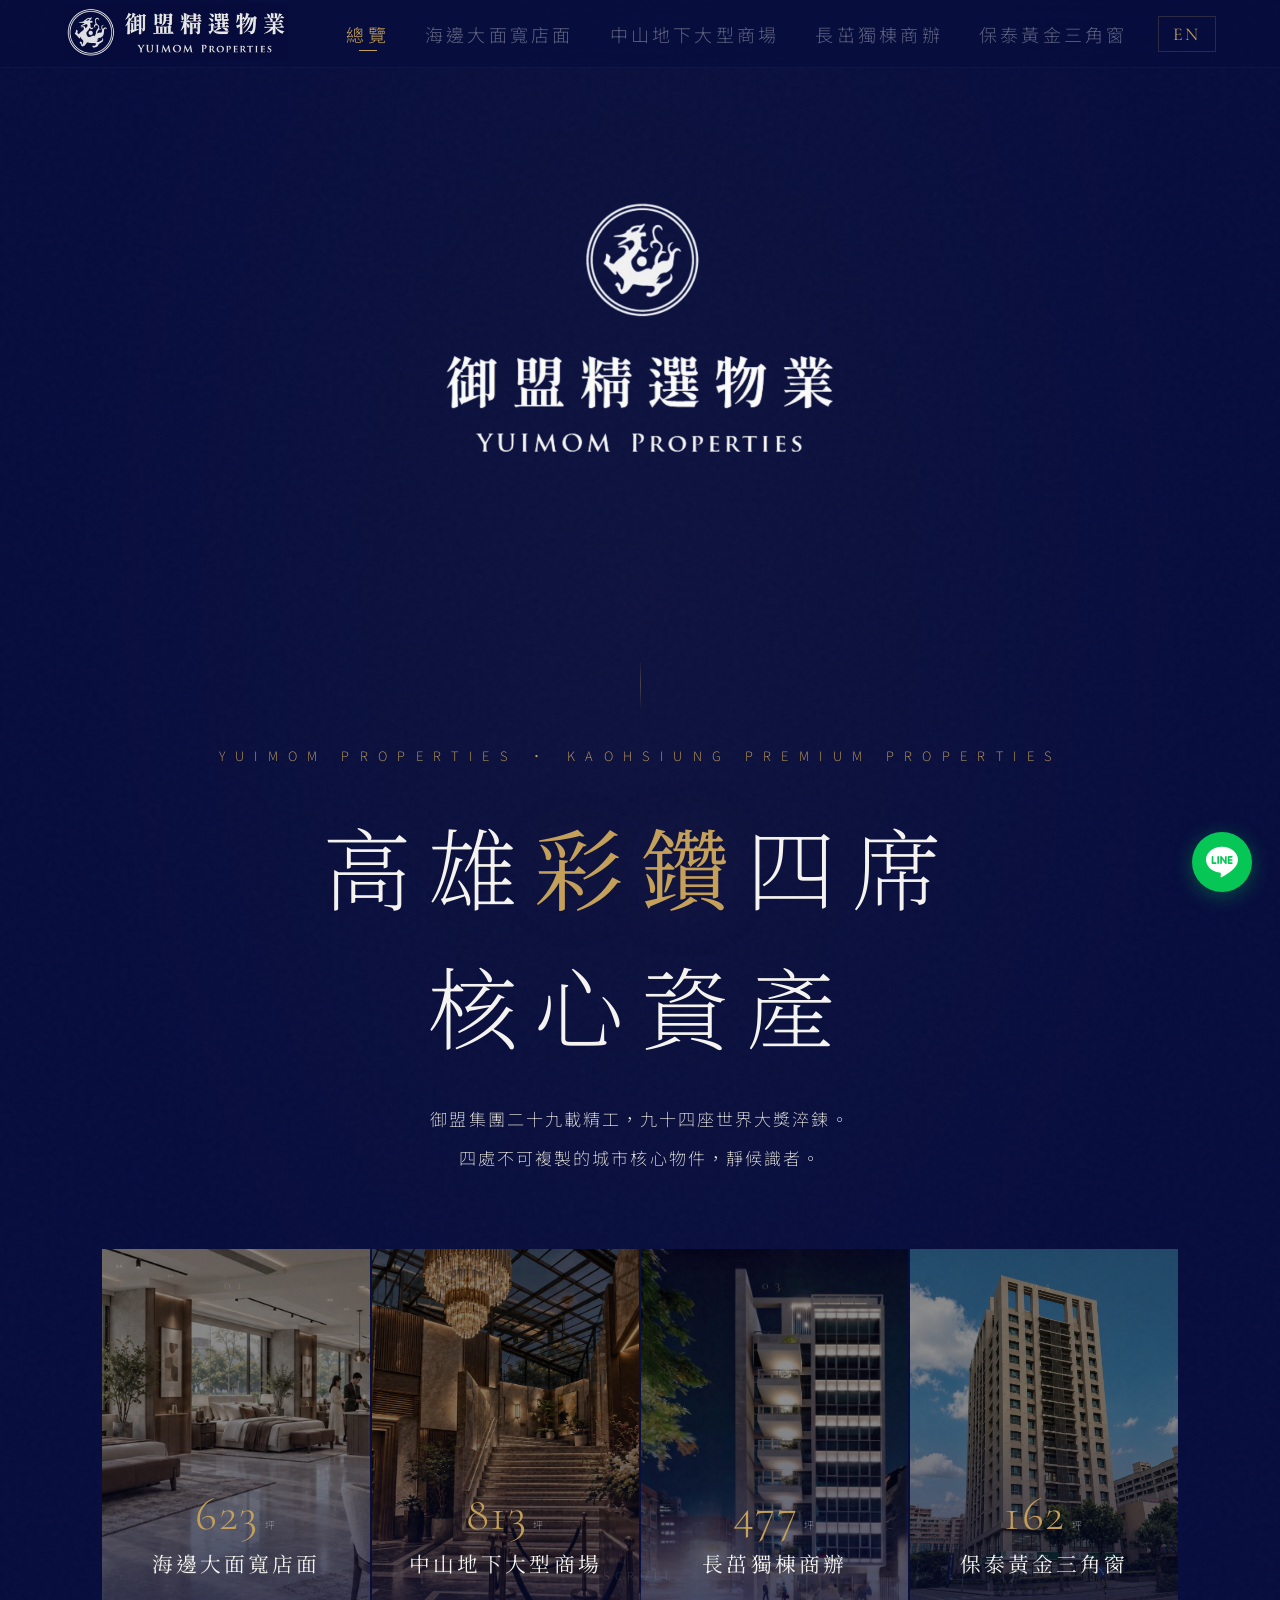
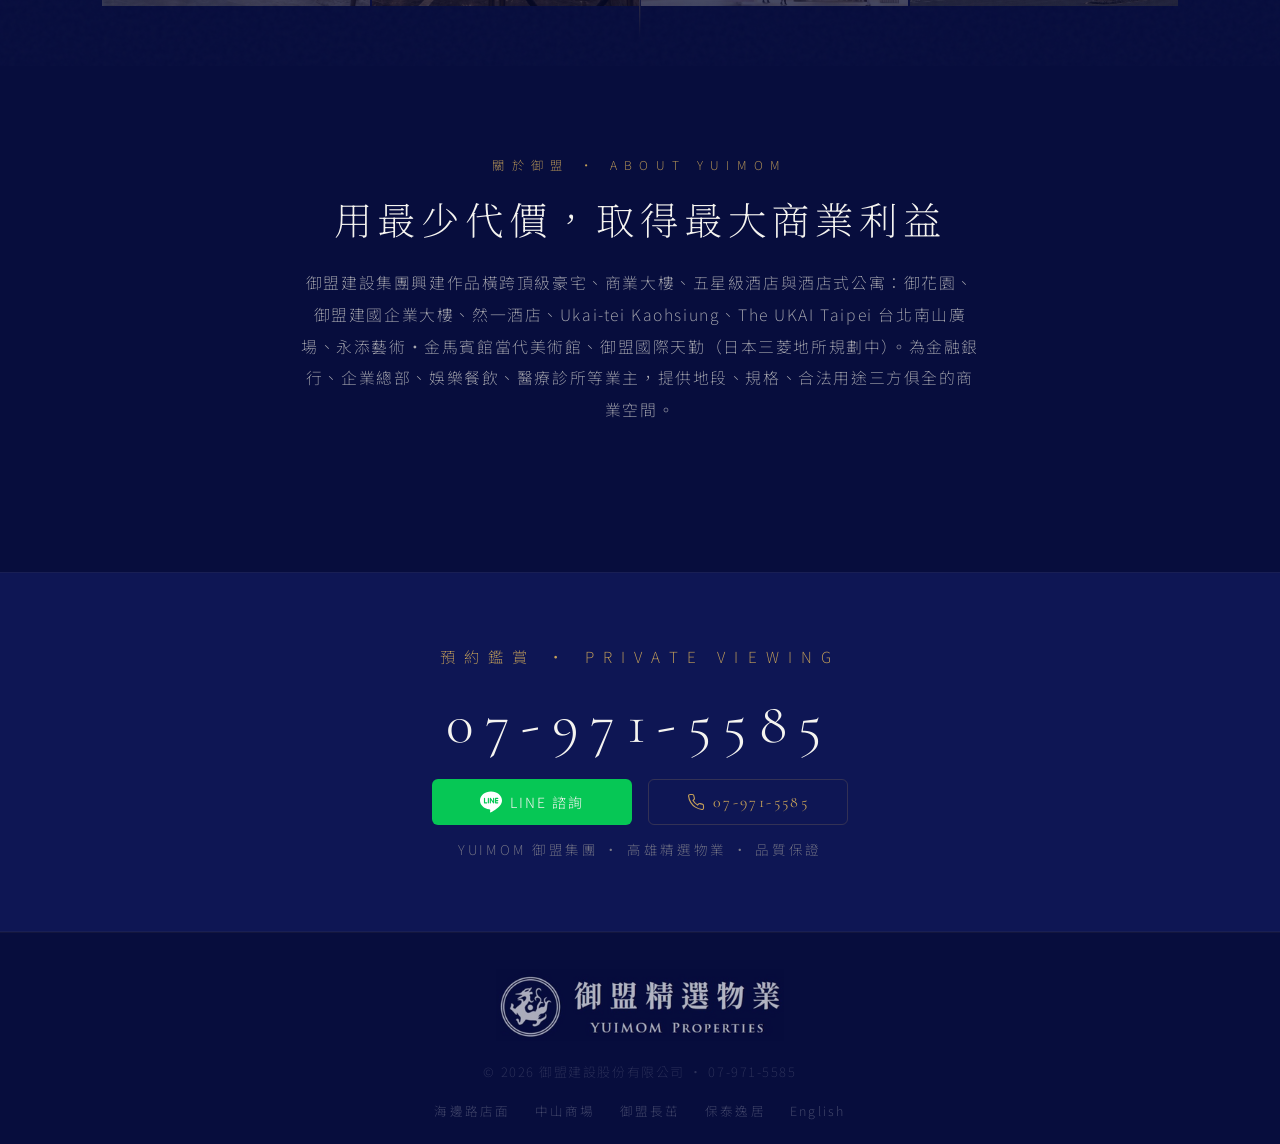
<file: index.html>
<!DOCTYPE html>
<html lang="zh-Hant">
<head>
<meta charset="UTF-8">
<!-- Google tag (gtag.js) -->
<script async src="https://www.googletagmanager.com/gtag/js?id=G-CNVHKR45CL"></script>
<script>
  window.dataLayer = window.dataLayer || [];
  function gtag(){dataLayer.push(arguments);}
  gtag('js', new Date());
  gtag('config', 'G-CNVHKR45CL');
  gtag('config', 'AW-16712454382');
</script>
<!-- Meta Pixel Code -->
<script>
!function(f,b,e,v,n,t,s)
{if(f.fbq)return;n=f.fbq=function(){n.callMethod?
n.callMethod.apply(n,arguments):n.queue.push(arguments)};
if(!f._fbq)f._fbq=n;n.push=n;n.loaded=!0;n.version='2.0';
n.queue=[];t=b.createElement(e);t.async=!0;
t.src=v;s=b.getElementsByTagName(e)[0];
s.parentNode.insertBefore(t,s)}(window, document,'script',
'https://connect.facebook.net/en_US/fbevents.js');
fbq('init', '986780437608046');
fbq('track', 'PageView');
</script>
<noscript><img height="1" width="1" style="display:none"
src="https://www.facebook.com/tr?id=986780437608046&ev=PageView&noscript=1"
/></noscript>
<!-- End Meta Pixel Code -->

<meta name="viewport" content="width=device-width, initial-scale=1.0">
<link rel="icon" href="/favicon.ico" sizes="32x32">
<link rel="icon" href="/images/favicon-192.png" sizes="192x192" type="image/png">
<link rel="apple-touch-icon" href="/images/apple-touch-icon.png">

<title>御盟精選物業 YUIMOM Properties — 高雄頂級商用不動產｜店面・商辦・商場</title>
<meta name="description" content="御盟集團二十九載精工，九十四座世界大獎淬鍊。高雄黃金四席核心資產：海邊路34.5米大面寬店面623坪、中山二路亞灣大型商場813坪、御盟長茁獨棟商辦477坪、保泰逸居銀行金店面162坪。專業諮詢 07-971-5585。">
<meta name="keywords" content="高雄商辦,高雄店面,亞洲新灣區店面,高雄銀行店面,高雄獨棟商辦,御盟集團,海邊路店面,中山二路商場,御盟長茁,保泰逸居,鳳山金店面,前金商辦,苓雅店面,前鎮商場">
<meta name="author" content="御盟建設股份有限公司">
<link rel="canonical" href="https://yuimom.site/">
<link rel="alternate" hreflang="zh-Hant" href="https://yuimom.site/">
<link rel="alternate" hreflang="en" href="https://yuimom.site/en/">
<link rel="alternate" hreflang="x-default" href="https://yuimom.site/">

<!-- Open Graph -->
<meta property="og:type" content="website">
<meta property="og:url" content="https://yuimom.site/">
<meta property="og:title" content="御盟精選物業 YUIMOM Properties — 高雄頂級核心資產">
<meta property="og:description" content="高雄黃金四席核心資產 — 二十九載精工，九十四座世界大獎淬鍊。海邊大面寬店面623坪、中山地下大型商場813坪、長茁獨棟商辦477坪、保泰黃金三角窗162坪。預約鑑賞 07-971-5585">
<meta property="og:image" content="https://yuimom.site/images/og-image.jpg">
<meta property="og:image:secure_url" content="https://yuimom.site/images/og-image.jpg">
<meta property="og:image:type" content="image/jpeg">
<meta property="og:image:width" content="1200">
<meta property="og:image:height" content="630">
<meta property="og:image:alt" content="御盟精選物業 YUIMOM Properties">
<meta property="og:site_name" content="御盟精選物業">
<meta property="og:locale" content="zh_TW">
<meta property="og:locale:alternate" content="en_US">

<!-- Twitter -->
<meta name="twitter:card" content="summary_large_image">
<meta name="twitter:title" content="御盟精選物業 YUIMOM Properties — 高雄頂級核心資產">
<meta name="twitter:description" content="高雄黃金四席核心資產 — 二十九載精工，九十四座世界大獎淬鍊。預約鑑賞 07-971-5585">
<meta name="twitter:image" content="https://yuimom.site/images/og-image.jpg">

<link rel="preconnect" href="https://fonts.googleapis.com">
<link rel="preconnect" href="https://fonts.gstatic.com" crossorigin>
<link href="https://fonts.googleapis.com/css2?family=Noto+Serif+TC:wght@200;300;400;500;600;700;900&family=Noto+Sans+TC:wght@100;200;300;400;500&family=Cormorant+Garamond:wght@300;400;500;600&display=swap" rel="stylesheet">
<link rel="stylesheet" href="/assets/css/main.css">

<!-- JSON-LD: Organization -->
<script type="application/ld+json">
{
  "@context": "https://schema.org",
  "@type": "RealEstateAgent",
  "name": "御盟建設股份有限公司",
  "alternateName": "YUIMOM Group",
  "url": "https://yuimom.site/",
  "logo": "https://yuimom.site/images/logo_nav.png",
  "image": "https://yuimom.site/images/og-image.jpg",
  "telephone": "+886-7-971-5585",
  "address": {
    "@type": "PostalAddress",
    "streetAddress": "前金區大同一路236號",
    "addressLocality": "高雄市",
    "addressRegion": "TW",
    "postalCode": "801",
    "addressCountry": "TW"
  },
  "description": "御盟建設集團二十九載精工，九十四座世界大獎淬鍊。集團興建頂級豪宅、商業大樓、五星級酒店與酒店式公寓，並精選四處高雄商用不動產代為媒合。",
  "areaServed": {
    "@type": "City",
    "name": "高雄市"
  },
  "foundingDate": "1997"
}
</script>

<!-- JSON-LD: ItemList of Properties -->
<script type="application/ld+json">
{
  "@context": "https://schema.org",
  "@type": "ItemList",
  "itemListElement": [
    { "@type": "ListItem", "position": 1, "url": "https://yuimom.site/haiban/", "name": "海邊大面寬店面 — 高雄苓雅區海邊路45、46號" },
    { "@type": "ListItem", "position": 2, "url": "https://yuimom.site/zhongshan/", "name": "中山地下大型商場 — 高雄前鎮區中山二路91號" },
    { "@type": "ListItem", "position": 3, "url": "https://yuimom.site/changzhuo/", "name": "御盟長茁 獨棟商辦 — 高雄前金區大同一路236號" },
    { "@type": "ListItem", "position": 4, "url": "https://yuimom.site/baotai/", "name": "保泰逸居 黃金三角窗 — 高雄鳳山區保泰路308號" }
  ]
}
</script>

<!-- Meta Pixel — User Interaction Events -->
<script>
(function(){
  if(typeof fbq!=='function')return;
  function fire(name,params){try{fbq('track',name,params||{});}catch(e){}}
  // 等 DOM 載入完
  document.addEventListener('DOMContentLoaded',function(){
    // 電話按鈕 → Contact + Lead
    document.querySelectorAll('a[href^="tel:"]').forEach(function(el){
      el.addEventListener('click',function(){
        fire('Contact',{content_name:'Phone Click',content_category:'Phone'});
        fire('Lead',{content_name:'Phone Click',content_category:'Phone'});
      });
    });
    // LINE 連結 → Contact + Lead
    document.querySelectorAll('a[href*="lin.ee/"]').forEach(function(el){
      el.addEventListener('click',function(){
        fire('Contact',{content_name:'LINE Click',content_category:'LINE'});
        fire('Lead',{content_name:'LINE Click',content_category:'LINE'});
      });
    });
    // 預約鑑賞 cta-section → Schedule（看到該區塊時觸發一次）
    var ctaSec=document.querySelector('.cta-section');
    if(ctaSec && 'IntersectionObserver' in window){
      var obs=new IntersectionObserver(function(entries){
        entries.forEach(function(e){
          if(e.isIntersecting){
            fire('Schedule',{content_name:'Private Viewing CTA'});
            obs.unobserve(e.target);
          }
        });
      },{threshold:0.5});
      obs.observe(ctaSec);
    }
    // 地段區塊 → FindLocation（看到地圖/位置區塊時觸發一次）
    var locSec=document.querySelector('.location-section, .map-section, [id*="location"], [id*="map"]');
    if(locSec && 'IntersectionObserver' in window){
      var obsL=new IntersectionObserver(function(entries){
        entries.forEach(function(e){
          if(e.isIntersecting){
            fire('FindLocation',{content_name:'Location Section'});
            obsL.unobserve(e.target);
          }
        });
      },{threshold:0.4});
      obsL.observe(locSec);
    }
  });
})();
</script>
<!-- End Meta Pixel User Interaction Events -->

</head>
<body>

<nav class="nav" id="mainNav">
  <a href="/" aria-label="御盟集團 首頁"><img class="nav-logo" id="navLogo" src="/images/logo_nav.png" alt="御盟集團 YUIMOM GROUP"></a>
  <div class="nav-toggle" id="navToggle" onclick="toggleMenu()"><span></span><span></span><span></span></div>
  <div class="nav-right" id="navRight">
    <div class="nav-links" id="navLinks">
      <a class="nav-link active" href="/">總覽</a>
      <a class="nav-link" href="/haiban/">海邊大面寬店面</a>
      <a class="nav-link" href="/zhongshan/">中山地下大型商場</a>
      <a class="nav-link" href="/changzhuo/">長茁獨棟商辦</a>
      <a class="nav-link" href="/baotai/">保泰黃金三角窗</a>
    </div>
    <a class="lang-btn" href="/en/" aria-label="Switch to English">EN</a>
  </div>
</nav>

<main>
<section>
<div class="hero">
  <img class="hero-logo" id="heroLogo" src="/images/logo_hero.png" alt="御盟集團">
  <div class="hero-line"></div>
  <div class="hero-overline">YUIMOM PROPERTIES  ·  KAOHSIUNG PREMIUM PROPERTIES</div>
  <h1 class="hero-title">高雄<span class="accent">彩鑽</span>四席<br>核心資產</h1>
  <p class="hero-sub">御盟集團二十九載精工，九十四座世界大獎淬鍊。<br>四處不可複製的城市核心物件，靜候識者。</p>

  <div class="hero-grid">
    <a class="hero-card" href="/haiban/" aria-label="海邊大面寬店面">
      <img src="/images/haiban.jpg" alt="高雄海邊路34.5米大面寬店面 — 亞洲新灣區">
      <div class="hero-card-content">
        <div class="card-num">01</div>
        <div class="card-stat">623<span class="card-unit-inline">坪</span></div>
        <div class="card-title">海邊大面寬店面</div>
      </div>
    </a>
    <a class="hero-card" href="/zhongshan/" aria-label="中山地下大型商場">
      <img src="/images/zhongshan.jpg" alt="高雄中山二路亞灣大型平面商場 — 中華經貿大樓">
      <div class="hero-card-content">
        <div class="card-num">02</div>
        <div class="card-stat">813<span class="card-unit-inline">坪</span></div>
        <div class="card-title">中山地下大型商場</div>
      </div>
    </a>
    <a class="hero-card" href="/changzhuo/" aria-label="長茁獨棟商辦">
      <img src="/images/changzhuo.jpg" alt="御盟長茁 7+1層獨棟商辦 — 高雄四大道核心">
      <div class="hero-card-content">
        <div class="card-num">03</div>
        <div class="card-stat">477<span class="card-unit-inline">坪</span></div>
        <div class="card-title">長茁獨棟商辦</div>
      </div>
    </a>
    <a class="hero-card" href="/baotai/" aria-label="保泰黃金三角窗">
      <img src="/images/baotai_card.jpg" alt="保泰逸居 銀行金店面 — 高雄鳳山保泰路308號">
      <div class="hero-card-content">
        <div class="card-num">04</div>
        <div class="card-stat">162<span class="card-unit-inline">坪</span></div>
        <div class="card-title">保泰黃金三角窗</div>
      </div>
    </a>
  </div>

  <div class="scroll-ind"><span>SCROLL</span><div class="scroll-pulse"></div></div>
</div>
</section>

<!-- SEO 文案區：集團簡介 -->
<section class="usecase-section">
  <div class="usecase-head">
    <div class="highlights-title reveal reveal-up">關於御盟  ·  ABOUT YUIMOM</div>
    <h2 class="reveal reveal-up">用最少代價，取得最大商業利益</h2>
    <p class="reveal reveal-up">御盟建設集團興建作品橫跨頂級豪宅、商業大樓、五星級酒店與酒店式公寓：御花園、御盟建國企業大樓、然一酒店、Ukai-tei Kaohsiung、The UKAI Taipei 台北南山廣場、永添藝術‧金馬賓館當代美術館、御盟國際天勤（日本三菱地所規劃中）。為金融銀行、企業總部、娛樂餐飲、醫療診所等業主，提供地段、規格、合法用途三方俱全的商業空間。</p>
  </div>
</section>

<!-- CTA -->
<div class="cta-section">
  <div class="cta-label">預約鑑賞  ·  PRIVATE VIEWING</div>
  <a href="tel:07-971-5585" class="cta-phone" style="font-family:var(--eng);font-size:clamp(2.2rem,4.5vw,3.2rem);font-weight:300;letter-spacing:0.2em;color:var(--white);text-decoration:none;display:block;margin-bottom:10px">07-971-5585</a>
  <div class="cta-actions">
    <a href="https://lin.ee/XohJVp8" target="_blank" rel="noopener" class="cta-line">
      <svg viewBox="0 0 24 24" fill="white"><path d="M19.365 9.863c.349 0 .63.285.63.631 0 .345-.281.63-.63.63H17.61v1.125h1.755c.349 0 .63.283.63.63 0 .344-.281.629-.63.629h-2.386c-.345 0-.627-.285-.627-.629V8.108c0-.345.282-.63.63-.63h2.386c.346 0 .627.285.627.63 0 .349-.281.63-.63.63H17.61v1.125h1.755zm-3.855 3.016c0 .27-.174.51-.432.596-.064.021-.133.031-.199.031-.211 0-.391-.09-.51-.25l-2.443-3.317v2.94c0 .344-.279.629-.631.629-.346 0-.626-.285-.626-.629V8.108c0-.27.173-.51.43-.595.06-.023.136-.033.194-.033.195 0 .375.104.495.254l2.462 3.33V8.108c0-.345.282-.63.63-.63.345 0 .63.285.63.63v4.771zm-5.741 0c0 .344-.282.629-.631.629-.345 0-.627-.285-.627-.629V8.108c0-.345.282-.63.63-.63.346 0 .628.285.628.63v4.771zm-2.466.629H4.917c-.345 0-.63-.285-.63-.629V8.108c0-.345.285-.63.63-.63.348 0 .63.285.63.63v4.141h1.756c.348 0 .629.283.629.63 0 .344-.282.629-.629.629M24 10.314C24 4.943 18.615.572 12 .572S0 4.943 0 10.314c0 4.811 4.27 8.842 10.035 9.608.391.082.923.258 1.058.59.12.301.079.766.038 1.08l-.164 1.02c-.045.301-.24 1.186 1.049.645 1.291-.539 6.916-4.078 9.436-6.975C23.176 14.393 24 12.458 24 10.314"/></svg>
      <span>LINE 諮詢</span>
    </a>
    <a href="tel:07-971-5585" class="cta-tel">
      <svg viewBox="0 0 24 24" fill="none" stroke="currentColor" stroke-width="1.5"><path d="M22 16.92v3a2 2 0 01-2.18 2 19.79 19.79 0 01-8.63-3.07 19.5 19.5 0 01-6-6 19.79 19.79 0 01-3.07-8.67A2 2 0 014.11 2h3a2 2 0 012 1.72c.127.96.361 1.903.7 2.81a2 2 0 01-.45 2.11L8.09 9.91a16 16 0 006 6l1.27-1.27a2 2 0 012.11-.45c.907.339 1.85.573 2.81.7A2 2 0 0122 16.92z"/></svg>
      <span>07-971-5585</span>
    </a>
  </div>
  <div class="cta-note">YUIMOM 御盟集團  ·  高雄精選物業  ·  品質保證</div>
</div>
</main>

<!-- Mobile Bottom CTA Bar -->
<div class="mobile-cta-bar" role="navigation" aria-label="快速聯絡">
  <div class="mobile-cta-bar-inner">
    <a href="tel:07-971-5585" class="mcta-tel" aria-label="電話 07-971-5585">
      <svg viewBox="0 0 24 24" fill="none" stroke="currentColor" stroke-width="1.5"><path d="M22 16.92v3a2 2 0 01-2.18 2 19.79 19.79 0 01-8.63-3.07 19.5 19.5 0 01-6-6 19.79 19.79 0 01-3.07-8.67A2 2 0 014.11 2h3a2 2 0 012 1.72c.127.96.361 1.903.7 2.81a2 2 0 01-.45 2.11L8.09 9.91a16 16 0 006 6l1.27-1.27a2 2 0 012.11-.45c.907.339 1.85.573 2.81.7A2 2 0 0122 16.92z"/></svg>
      <span>立即洽詢</span>
    </a>
    <a href="https://lin.ee/XohJVp8" target="_blank" rel="noopener" class="mcta-line" aria-label="LINE 諮詢">
      <svg viewBox="0 0 24 24" fill="white"><path d="M19.365 9.863c.349 0 .63.285.63.631 0 .345-.281.63-.63.63H17.61v1.125h1.755c.349 0 .63.283.63.63 0 .344-.281.629-.63.629h-2.386c-.345 0-.627-.285-.627-.629V8.108c0-.345.282-.63.63-.63h2.386c.346 0 .627.285.627.63 0 .349-.281.63-.63.63H17.61v1.125h1.755zm-3.855 3.016c0 .27-.174.51-.432.596-.064.021-.133.031-.199.031-.211 0-.391-.09-.51-.25l-2.443-3.317v2.94c0 .344-.279.629-.631.629-.346 0-.626-.285-.626-.629V8.108c0-.27.173-.51.43-.595.06-.023.136-.033.194-.033.195 0 .375.104.495.254l2.462 3.33V8.108c0-.345.282-.63.63-.63.345 0 .63.285.63.63v4.771zm-5.741 0c0 .344-.282.629-.631.629-.345 0-.627-.285-.627-.629V8.108c0-.345.282-.63.63-.63.346 0 .628.285.628.63v4.771zm-2.466.629H4.917c-.345 0-.63-.285-.63-.629V8.108c0-.345.285-.63.63-.63.348 0 .63.285.63.63v4.141h1.756c.348 0 .629.283.629.63 0 .344-.282.629-.629.629M24 10.314C24 4.943 18.615.572 12 .572S0 4.943 0 10.314c0 4.811 4.27 8.842 10.035 9.608.391.082.923.258 1.058.59.12.301.079.766.038 1.08l-.164 1.02c-.045.301-.24 1.186 1.049.645 1.291-.539 6.916-4.078 9.436-6.975C23.176 14.393 24 12.458 24 10.314"/></svg>
      <span>LINE 諮詢</span>
    </a>
  </div>
</div>

<a href="https://lin.ee/XohJVp8" target="_blank" rel="noopener" class="line-float" aria-label="LINE">
  <svg viewBox="0 0 24 24" fill="white"><path d="M19.365 9.863c.349 0 .63.285.63.631 0 .345-.281.63-.63.63H17.61v1.125h1.755c.349 0 .63.283.63.63 0 .344-.281.629-.63.629h-2.386c-.345 0-.627-.285-.627-.629V8.108c0-.345.282-.63.63-.63h2.386c.346 0 .627.285.627.63 0 .349-.281.63-.63.63H17.61v1.125h1.755zm-3.855 3.016c0 .27-.174.51-.432.596-.064.021-.133.031-.199.031-.211 0-.391-.09-.51-.25l-2.443-3.317v2.94c0 .344-.279.629-.631.629-.346 0-.626-.285-.626-.629V8.108c0-.27.173-.51.43-.595.06-.023.136-.033.194-.033.195 0 .375.104.495.254l2.462 3.33V8.108c0-.345.282-.63.63-.63.345 0 .63.285.63.63v4.771zm-5.741 0c0 .344-.282.629-.631.629-.345 0-.627-.285-.627-.629V8.108c0-.345.282-.63.63-.63.346 0 .628.285.628.63v4.771zm-2.466.629H4.917c-.345 0-.63-.285-.63-.629V8.108c0-.345.285-.63.63-.63.348 0 .63.285.63.63v4.141h1.756c.348 0 .629.283.629.63 0 .344-.282.629-.629.629M24 10.314C24 4.943 18.615.572 12 .572S0 4.943 0 10.314c0 4.811 4.27 8.842 10.035 9.608.391.082.923.258 1.058.59.12.301.079.766.038 1.08l-.164 1.02c-.045.301-.24 1.186 1.049.645 1.291-.539 6.916-4.078 9.436-6.975C23.176 14.393 24 12.458 24 10.314"/></svg>
</a>

<footer class="footer">
  <img class="footer-logo" id="footerLogo" src="/images/logo_nav.png" alt="御盟集團">
  <div class="footer-copy">© 2026 御盟建設股份有限公司  ·  07-971-5585</div>
  <div class="footer-links">
    <a href="/haiban/">海邊路店面</a>
    <a href="/zhongshan/">中山商場</a>
    <a href="/changzhuo/">御盟長茁</a>
    <a href="/baotai/">保泰逸居</a>
    <a href="/en/">English</a>
  </div>
</footer>

<script src="/assets/js/main.js"></script>
</body>
</html>
</file>
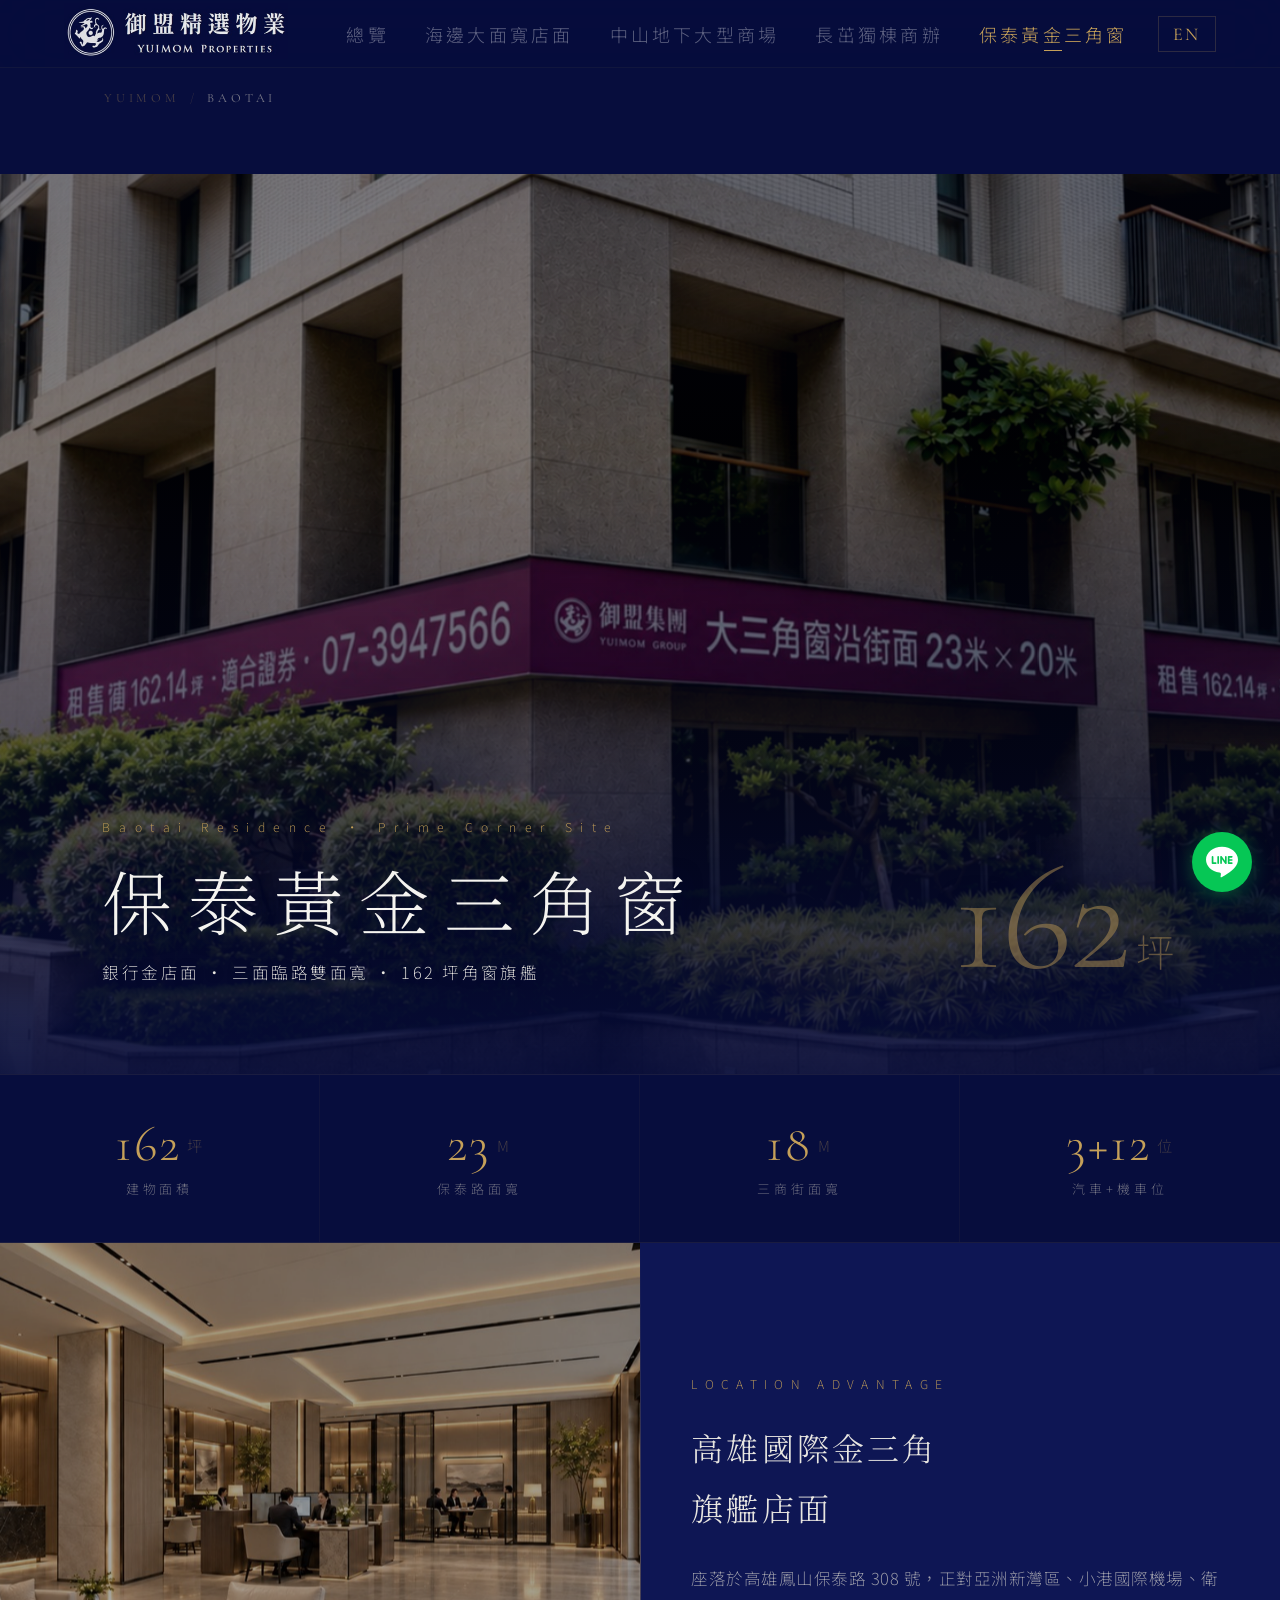
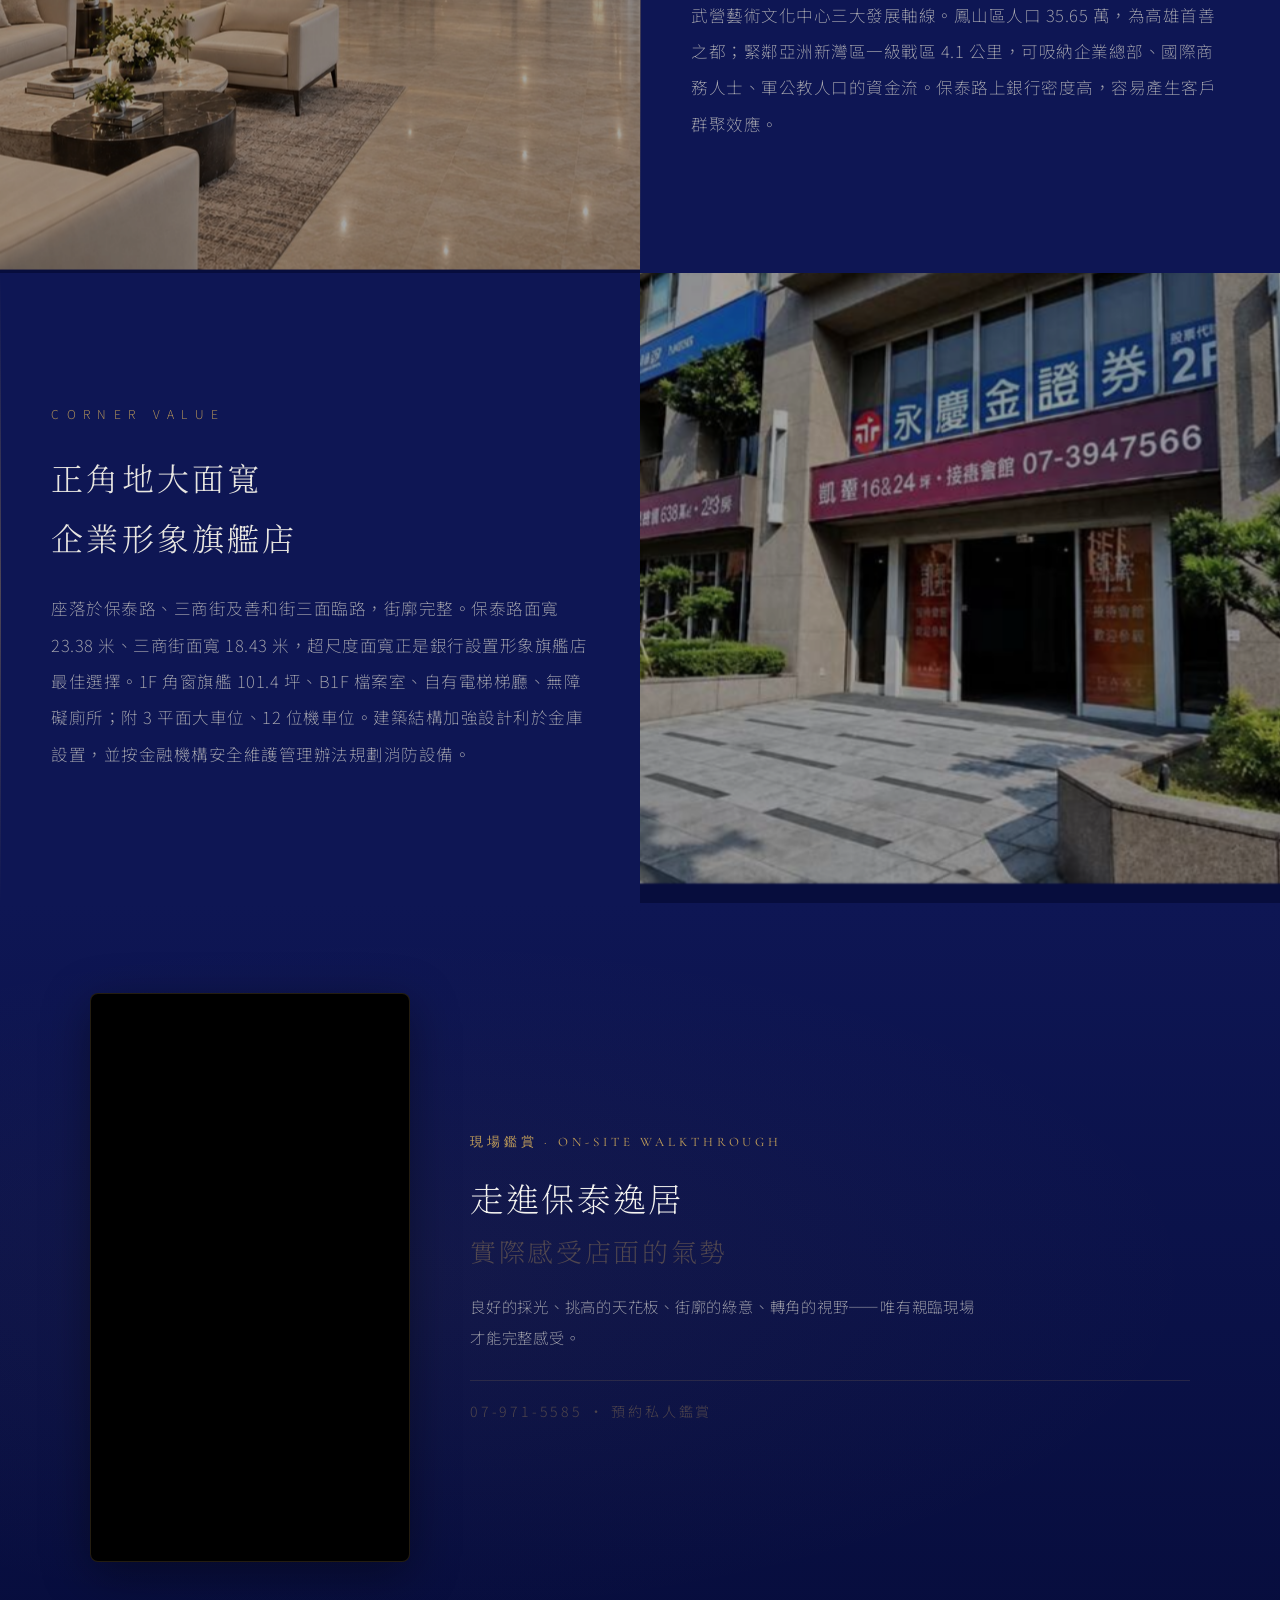
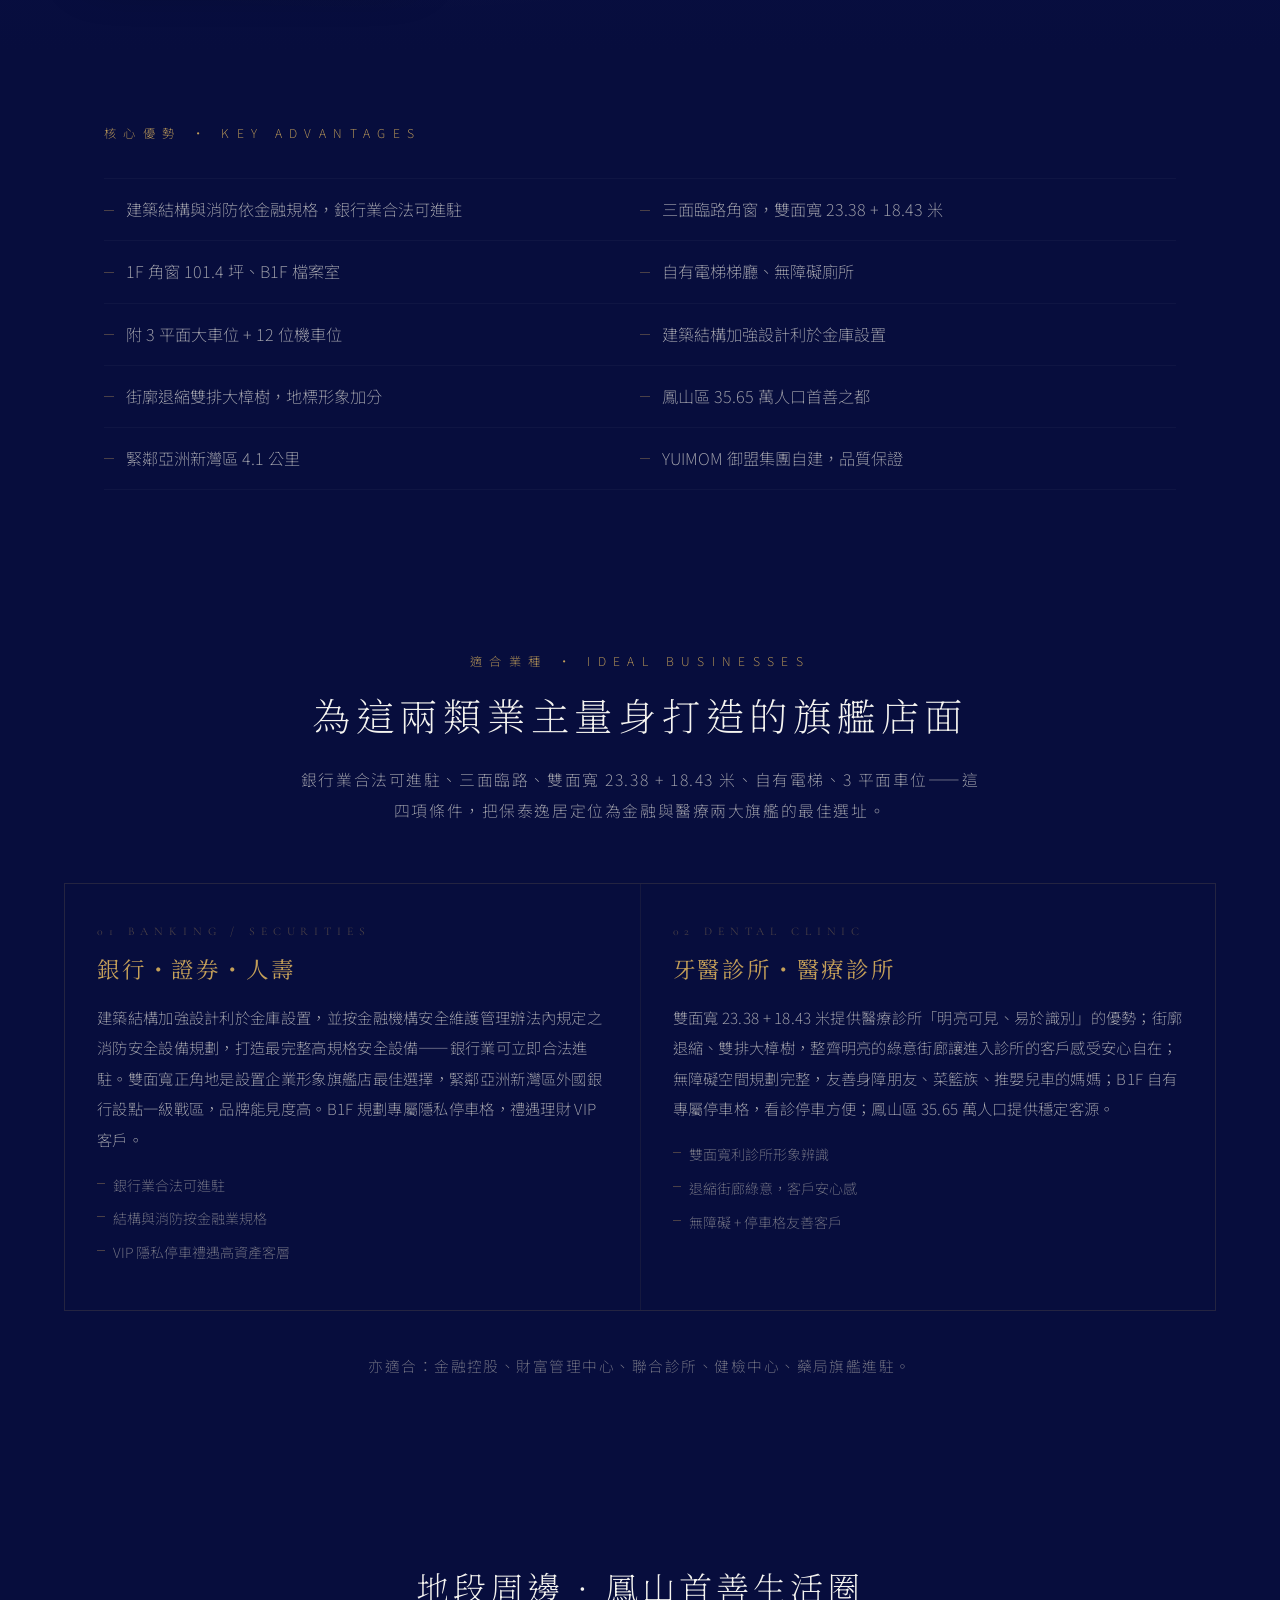
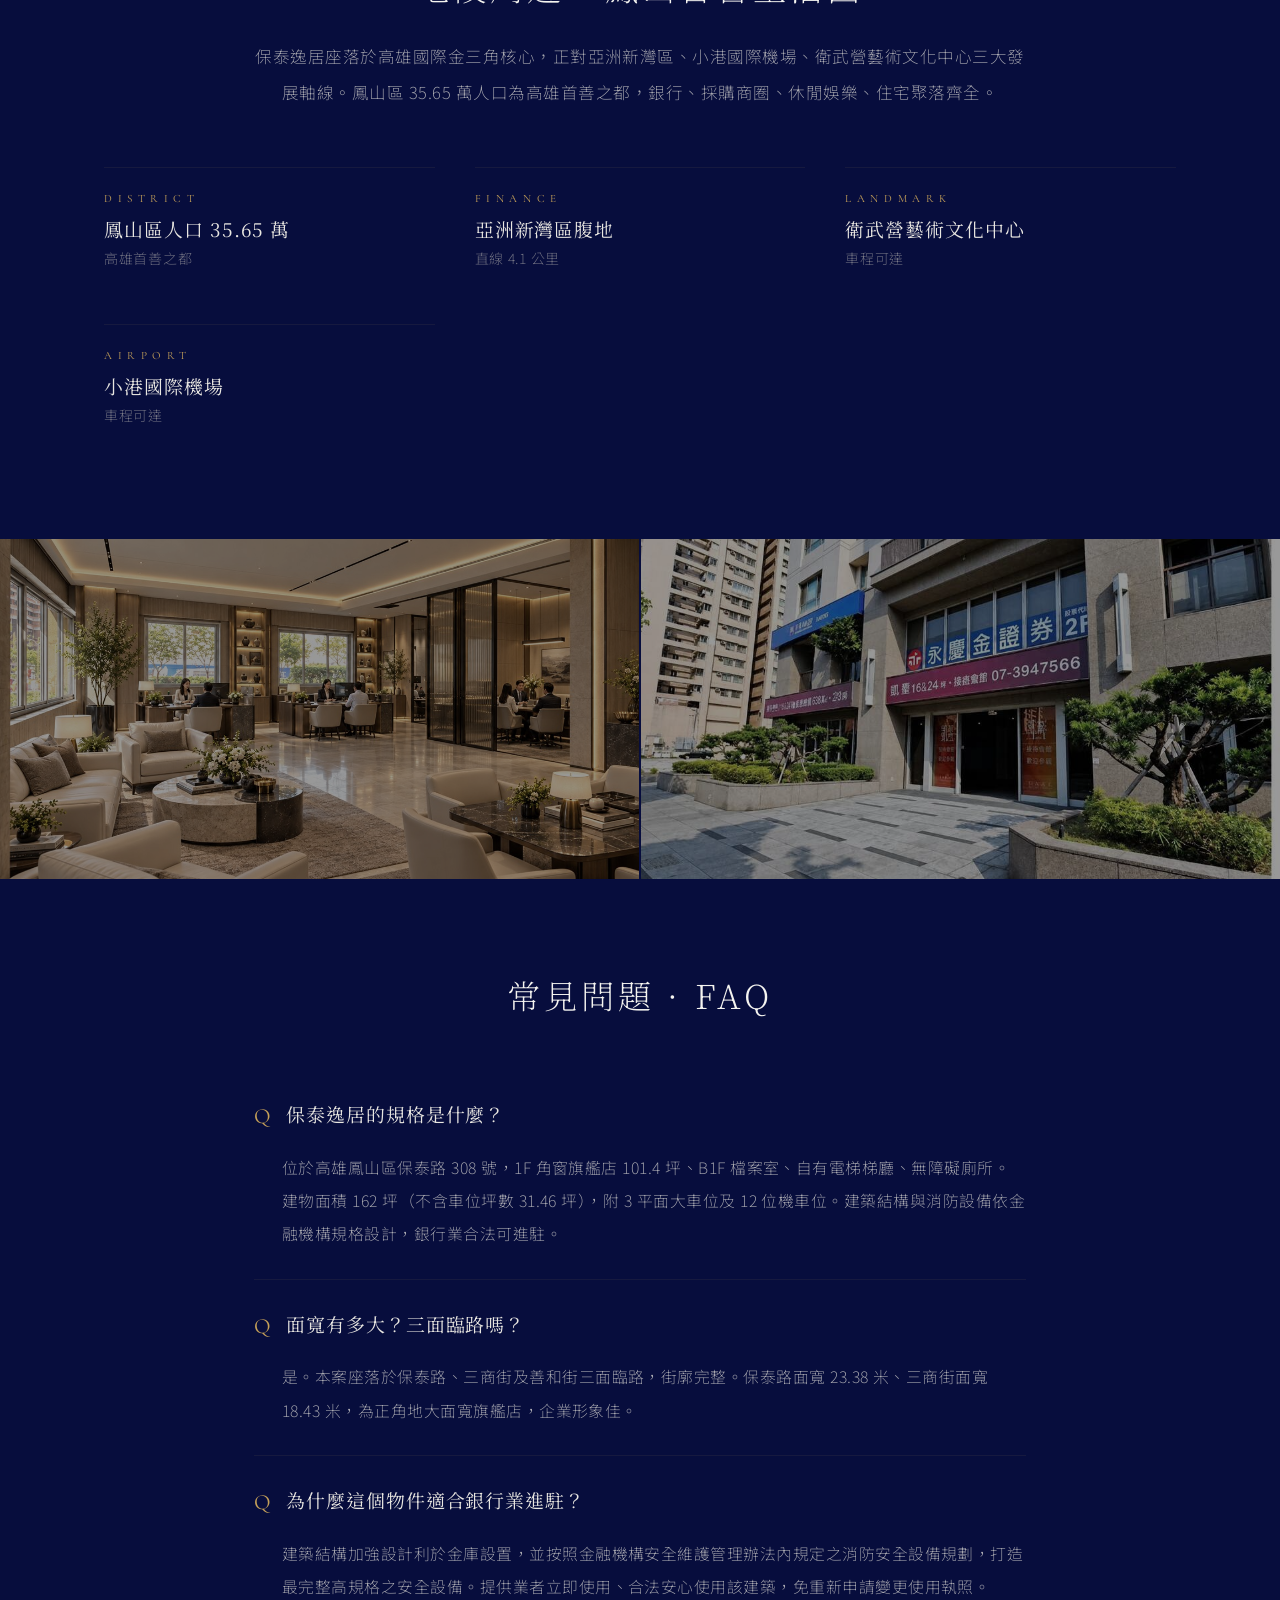
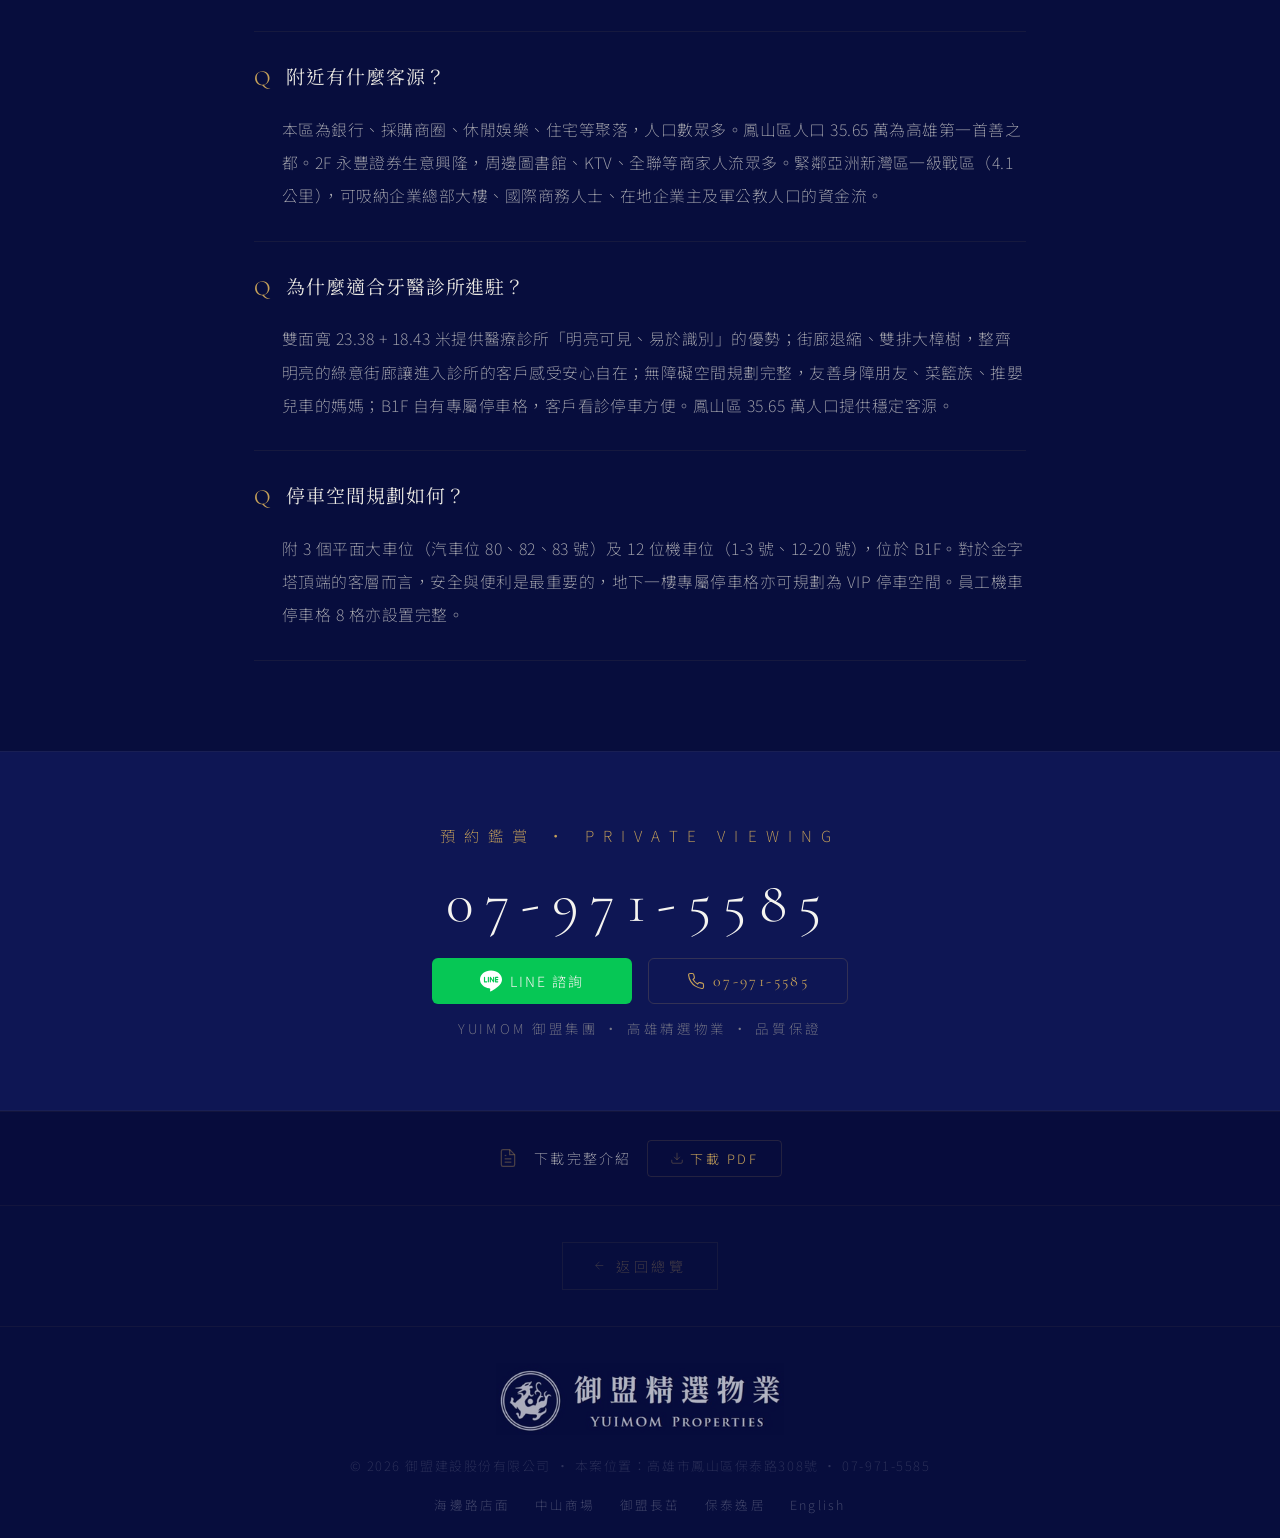
<file: baotai/index.html>
<!DOCTYPE html>
<html lang="zh-Hant">
<head>
<meta charset="UTF-8">
<script async src="https://www.googletagmanager.com/gtag/js?id=G-CNVHKR45CL"></script>
<script>window.dataLayer=window.dataLayer||[];function gtag(){dataLayer.push(arguments);}gtag('js',new Date());gtag('config','G-CNVHKR45CL');gtag('config','AW-16712454382');</script>
<!-- Meta Pixel Code -->
<script>
!function(f,b,e,v,n,t,s)
{if(f.fbq)return;n=f.fbq=function(){n.callMethod?
n.callMethod.apply(n,arguments):n.queue.push(arguments)};
if(!f._fbq)f._fbq=n;n.push=n;n.loaded=!0;n.version='2.0';
n.queue=[];t=b.createElement(e);t.async=!0;
t.src=v;s=b.getElementsByTagName(e)[0];
s.parentNode.insertBefore(t,s)}(window, document,'script',
'https://connect.facebook.net/en_US/fbevents.js');
fbq('init', '986780437608046');
fbq('track', 'PageView');
fbq('track', 'ViewContent', {content_name: '保泰黃金三角窗', content_ids: ['baotai'], content_type: 'product', content_category: 'Commercial Real Estate'});

</script>
<noscript><img height="1" width="1" style="display:none"
src="https://www.facebook.com/tr?id=986780437608046&ev=PageView&noscript=1"
/></noscript>
<!-- End Meta Pixel Code -->

<meta name="viewport" content="width=device-width, initial-scale=1.0">
<link rel="icon" href="/favicon.ico" sizes="32x32">
<link rel="icon" href="/images/favicon-192.png" sizes="192x192" type="image/png">
<link rel="apple-touch-icon" href="/images/apple-touch-icon.png">

<title>保泰逸居 銀行金店面｜高雄鳳山 162 坪角窗旗艦 — YUIMOM 精選物業</title>
<meta name="description" content="高雄鳳山區保泰路308號角窗旗艦店面，銀行業合法可進駐、1F 101.4坪、B1F檔案室、專屬電梯、3 平面大車位 + 12 機車位。雙面寬（保泰路23.38米、三商街18.43米）、退縮街廊雙排樹、無障礙空間。為銀行、證券、保險、牙醫診所量身打造的雙面寬黃金店面。聯絡專線 07-971-5585。">
<meta name="keywords" content="高雄銀行店面,鳳山金店面,牙醫診所店面,鳳山保泰路,保泰逸居,雙面寬店面,角窗店面,銀行金融店面,亞洲新灣區腹地,小港機場,衛武營,證券保險店面">
<link rel="canonical" href="https://yuimom.site/baotai/">
<link rel="alternate" hreflang="zh-Hant" href="https://yuimom.site/baotai/">
<link rel="alternate" hreflang="en" href="https://yuimom.site/en/baotai/">
<link rel="alternate" hreflang="x-default" href="https://yuimom.site/baotai/">

<meta property="og:type" content="article">
<meta property="og:url" content="https://yuimom.site/baotai/">
<meta property="og:title" content="保泰逸居 銀行金店面｜高雄鳳山 162 坪角窗旗艦">
<meta property="og:description" content="高雄鳳山保泰路 308 號角窗旗艦，銀行業合法可進駐、雙面寬、退縮街廊。為銀行、證券、牙醫診所量身打造的黃金店面。">
<meta property="og:image" content="https://yuimom.site/images/baotai.jpg">
<meta property="og:image:width" content="1200">
<meta property="og:image:height" content="630">
<meta property="og:site_name" content="YUIMOM 精選物業">
<meta property="og:locale" content="zh_TW">
<meta name="twitter:card" content="summary_large_image">
<meta name="twitter:image" content="https://yuimom.site/images/baotai.jpg">

<link rel="preconnect" href="https://fonts.googleapis.com">
<link rel="preconnect" href="https://fonts.gstatic.com" crossorigin>
<link href="https://fonts.googleapis.com/css2?family=Noto+Serif+TC:wght@200;300;400;500;600;700;900&family=Noto+Sans+TC:wght@100;200;300;400;500&family=Cormorant+Garamond:wght@300;400;500;600&display=swap" rel="stylesheet">
<link rel="stylesheet" href="/assets/css/main.css">

<script type="application/ld+json">
{
  "@context": "https://schema.org",
  "@type": "Product",
  "name": "保泰逸居 — 黃金三角窗店面",
  "description": "高雄鳳山區保泰路308號角窗旗艦店面，銀行業合法可進駐、建物面積162坪、雙面寬、3 平面大車位 + 12 機車位。",
  "image": ["https://yuimom.site/images/baotai.jpg","https://yuimom.site/images/baotai3.jpg","https://yuimom.site/images/baotai4.jpg"],
  "brand": {"@type":"Brand","name":"YUIMOM 御盟集團"},
  "category": "商用不動產 / Commercial Real Estate",
  "offers": {"@type":"Offer","url":"https://yuimom.site/baotai/","priceCurrency":"TWD","availability":"https://schema.org/InStock","seller":{"@type":"Organization","name":"御盟建設股份有限公司","telephone":"+886-7-971-5585"}}
}
</script>

<script type="application/ld+json">
{
  "@context": "https://schema.org",
  "@type": "BreadcrumbList",
  "itemListElement": [
    {"@type":"ListItem","position":1,"name":"首頁","item":"https://yuimom.site/"},
    {"@type":"ListItem","position":2,"name":"保泰逸居 黃金三角窗","item":"https://yuimom.site/baotai/"}
  ]
}
</script>

<script type="application/ld+json">
{
  "@context": "https://schema.org",
  "@type": "FAQPage",
  "mainEntity": [
    {"@type":"Question","name":"保泰逸居的規格是什麼？","acceptedAnswer":{"@type":"Answer","text":"位於高雄鳳山區保泰路308號，1F 角窗旗艦店 101.4 坪、B1F 檔案室、自有電梯梯廳、無障礙廁所。建物面積 162 坪（不含車位坪數 31.46 坪），附 3 平面大車位及 12 位機車位。建築結構與消防設備依金融機構規格設計，銀行業合法可進駐。"}},
    {"@type":"Question","name":"面寬有多大？三面臨路嗎？","acceptedAnswer":{"@type":"Answer","text":"是。本案座落於保泰路、三商街及善和街三面臨路，街廓完整。保泰路面寬 23.38 米、三商街面寬 18.43 米，為正角地大面寬旗艦店，企業形象佳。"}},
    {"@type":"Question","name":"為什麼這個物件適合銀行業進駐？","acceptedAnswer":{"@type":"Answer","text":"建築結構加強設計利於金庫設置，並按照金融機構安全維護管理辦法內規定之消防安全設備規劃，打造最完整高規格之安全設備。提供業者立即使用、合法安心使用該建築。"}},
    {"@type":"Question","name":"附近有什麼客源？","acceptedAnswer":{"@type":"Answer","text":"本區為銀行、採購商圈、休閒娛樂、住宅等聚落，人口數眾多。鳳山區人口 35.65 萬為高雄第一首善之都。2F 永豐證券生意興隆，周邊圖書館、KTV、全聯等商家人流眾多。緊鄰亞洲新灣區一級戰區（4.1 公里），可吸納企業總部大樓、國際商務人士、在地企業主及軍公教人口的資金流。"}},
    {"@type":"Question","name":"為什麼適合牙醫診所進駐？","acceptedAnswer":{"@type":"Answer","text":"雙面寬 23.38 + 18.43 米提供醫療診所「明亮可見、易於識別」的優勢；街廊退縮、雙排大樟樹，整齊明亮的綠意街廊讓進入診所的客戶感受安心自在；無障礙空間規劃完整，友善身障朋友、菜籃族、推嬰兒車的媽媽；B1F 自有專屬停車格，客戶看診停車方便。鳳山區 35.65 萬人口提供穩定客源。"}}
  ]
}
</script>

<!-- Meta Pixel — User Interaction Events -->
<script>
(function(){
  if(typeof fbq!=='function')return;
  function fire(name,params){try{fbq('track',name,params||{});}catch(e){}}
  // 等 DOM 載入完
  document.addEventListener('DOMContentLoaded',function(){
    // 電話按鈕 → Contact + Lead
    document.querySelectorAll('a[href^="tel:"]').forEach(function(el){
      el.addEventListener('click',function(){
        fire('Contact',{content_name:'Phone Click',content_category:'Phone'});
        fire('Lead',{content_name:'Phone Click',content_category:'Phone'});
      });
    });
    // LINE 連結 → Contact + Lead
    document.querySelectorAll('a[href*="lin.ee/"]').forEach(function(el){
      el.addEventListener('click',function(){
        fire('Contact',{content_name:'LINE Click',content_category:'LINE'});
        fire('Lead',{content_name:'LINE Click',content_category:'LINE'});
      });
    });
    // 預約鑑賞 cta-section → Schedule（看到該區塊時觸發一次）
    var ctaSec=document.querySelector('.cta-section');
    if(ctaSec && 'IntersectionObserver' in window){
      var obs=new IntersectionObserver(function(entries){
        entries.forEach(function(e){
          if(e.isIntersecting){
            fire('Schedule',{content_name:'Private Viewing CTA'});
            obs.unobserve(e.target);
          }
        });
      },{threshold:0.5});
      obs.observe(ctaSec);
    }
    // 地段區塊 → FindLocation（看到地圖/位置區塊時觸發一次）
    var locSec=document.querySelector('.location-section, .map-section, [id*="location"], [id*="map"]');
    if(locSec && 'IntersectionObserver' in window){
      var obsL=new IntersectionObserver(function(entries){
        entries.forEach(function(e){
          if(e.isIntersecting){
            fire('FindLocation',{content_name:'Location Section'});
            obsL.unobserve(e.target);
          }
        });
      },{threshold:0.4});
      obsL.observe(locSec);
    }
  });
})();
</script>
<!-- End Meta Pixel User Interaction Events -->

</head>
<body>

<nav class="nav" id="mainNav">
  <a href="/" aria-label="YUIMOM 集團 首頁"><img class="nav-logo" src="/images/logo_nav.png" alt="YUIMOM 御盟集團"></a>
  <div class="nav-toggle" id="navToggle" onclick="toggleMenu()"><span></span><span></span><span></span></div>
  <div class="nav-right" id="navRight">
    <div class="nav-links">
      <a class="nav-link" href="/">總覽</a>
      <a class="nav-link" href="/haiban/">海邊大面寬店面</a>
      <a class="nav-link" href="/zhongshan/">中山地下大型商場</a>
      <a class="nav-link" href="/changzhuo/">長茁獨棟商辦</a>
      <a class="nav-link active" href="/baotai/">保泰黃金三角窗</a>
    </div>
    <a class="lang-btn" href="/en/baotai/" aria-label="Switch to English">EN</a>
  </div>
</nav>

<main>

<nav class="breadcrumb" aria-label="麵包屑">
  <a href="/">YUIMOM</a><span class="sep">/</span>BAOTAI
</nav>

<section class="prop-hero">
  <img class="prop-hero-img parallax-bg" src="/images/baotai_banner.jpg" alt="保泰逸居 — 高雄鳳山保泰路308號 銀行金店面 角窗旗艦">
  <div class="prop-hero-overlay">
    <div class="prop-overline">Baotai Residence  ·  Prime Corner Site</div>
    <h1 class="prop-title">保泰黃金三角窗</h1>
    <p class="prop-tagline">銀行金店面 · 三面臨路雙面寬 · 162 坪角窗旗艦</p>
  </div>
  <div class="prop-hero-stat"><div class="big-num">162<span class="big-unit">坪</span></div></div>
</section>

<div class="prop-body">

<div class="stats-strip">
  <div class="stat-cell reveal reveal-up"><div class="stat-num">162<span class="stat-unit">坪</span></div><div class="stat-label">建物面積</div></div>
  <div class="stat-cell reveal reveal-up"><div class="stat-num">23<span class="stat-unit">M</span></div><div class="stat-label">保泰路面寬</div></div>
  <div class="stat-cell reveal reveal-up"><div class="stat-num">18<span class="stat-unit">M</span></div><div class="stat-label">三商街面寬</div></div>
  <div class="stat-cell reveal reveal-up"><div class="stat-num">3+12<span class="stat-unit">位</span></div><div class="stat-label">汽車+機車位</div></div>
</div>

<div class="invite-block">
  <div class="invite-image"><img class="parallax-bg" src="/images/baotai3.jpg" alt="保泰逸居 外觀 — 角窗旗艦店面"></div>
  <div class="invite-text">
    <div class="invite-label reveal reveal-up">LOCATION ADVANTAGE</div>
    <h2 class="invite-heading reveal reveal-up">高雄國際金三角<br>旗艦店面</h2>
    <p class="invite-body reveal reveal-up">座落於高雄鳳山保泰路 308 號，正對亞洲新灣區、小港國際機場、衛武營藝術文化中心三大發展軸線。鳳山區人口 35.65 萬，為高雄首善之都；緊鄰亞洲新灣區一級戰區 4.1 公里，可吸納企業總部、國際商務人士、軍公教人口的資金流。保泰路上銀行密度高，容易產生客戶群聚效應。</p>
  </div>
</div>

<div class="invite-block">
  <div class="invite-text">
    <div class="invite-label reveal reveal-up">CORNER VALUE</div>
    <h2 class="invite-heading reveal reveal-up">正角地大面寬<br>企業形象旗艦店</h2>
    <p class="invite-body reveal reveal-up">座落於保泰路、三商街及善和街三面臨路，街廓完整。保泰路面寬 23.38 米、三商街面寬 18.43 米，超尺度面寬正是銀行設置形象旗艦店最佳選擇。1F 角窗旗艦 101.4 坪、B1F 檔案室、自有電梯梯廳、無障礙廁所；附 3 平面大車位、12 位機車位。建築結構加強設計利於金庫設置，並按金融機構安全維護管理辦法規劃消防設備。</p>
  </div>
  <div class="invite-image"><img class="parallax-bg" src="/images/baotai4.jpg" alt="保泰逸居 — 1F 角窗 101.4 坪室內空間"></div>
</div>

<!-- 現場鑑賞 影片區 -->
<section class="walkthrough-section">
  <div class="walkthrough-inner">
    <div class="walkthrough-video reveal reveal-up">
      <iframe
        src="https://www.youtube.com/embed/gKHqn7f1VTU?rel=0&modestbranding=1&playsinline=1&vq=hd1080&iv_load_policy=3"
        title="保泰逸居 現場鑑賞"
        frameborder="0"
        allow="accelerometer; encrypted-media; gyroscope; picture-in-picture"
        allowfullscreen
        loading="lazy"></iframe>
    </div>
    <div class="walkthrough-text">
      <div class="walkthrough-label reveal reveal-up">現場鑑賞  ·  ON-SITE WALKTHROUGH</div>
      <h2 class="walkthrough-heading reveal reveal-up">走進保泰逸居<br><span>實際感受店面的氣勢</span></h2>
      <p class="walkthrough-body reveal reveal-up">良好的採光、挑高的天花板、街廓的綠意、轉角的視野——唯有親臨現場才能完整感受。</p>
      <div class="walkthrough-cta reveal reveal-up">07-971-5585  ·  預約私人鑑賞</div>
    </div>
  </div>
</section>

<div class="highlights-section">
  <div class="highlights-title reveal reveal-up">核心優勢  ·  KEY ADVANTAGES</div>
  <div class="hl-grid">
    <div class="hl-item reveal reveal-up">建築結構與消防依金融規格，銀行業合法可進駐</div>
    <div class="hl-item reveal reveal-up">三面臨路角窗，雙面寬 23.38 + 18.43 米</div>
    <div class="hl-item reveal reveal-up">1F 角窗 101.4 坪、B1F 檔案室</div>
    <div class="hl-item reveal reveal-up">自有電梯梯廳、無障礙廁所</div>
    <div class="hl-item reveal reveal-up">附 3 平面大車位 + 12 位機車位</div>
    <div class="hl-item reveal reveal-up">建築結構加強設計利於金庫設置</div>
    <div class="hl-item reveal reveal-up">街廓退縮雙排大樟樹，地標形象加分</div>
    <div class="hl-item reveal reveal-up">鳳山區 35.65 萬人口首善之都</div>
    <div class="hl-item reveal reveal-up">緊鄰亞洲新灣區 4.1 公里</div>
    <div class="hl-item reveal reveal-up">YUIMOM 御盟集團自建，品質保證</div>
  </div>
</div>

<!-- ★ 適合業種 -->
<section class="usecase-section">
  <div class="usecase-head">
    <div class="highlights-title reveal reveal-up">適合業種  ·  IDEAL BUSINESSES</div>
    <h2 class="reveal reveal-up">為這兩類業主量身打造的旗艦店面</h2>
    <p class="reveal reveal-up">銀行業合法可進駐、三面臨路、雙面寬 23.38 + 18.43 米、自有電梯、3 平面車位——這四項條件，把保泰逸居定位為金融與醫療兩大旗艦的最佳選址。</p>
  </div>

  <div class="usecase-grid">
    <div class="usecase-card reveal reveal-up">
      <div class="uc-icon">01  BANKING / SECURITIES</div>
      <h3>銀行・證券・人壽</h3>
      <p>建築結構加強設計利於金庫設置，並按金融機構安全維護管理辦法內規定之消防安全設備規劃，打造最完整高規格安全設備——銀行業可立即合法進駐。雙面寬正角地是設置企業形象旗艦店最佳選擇，緊鄰亞洲新灣區外國銀行設點一級戰區，品牌能見度高。B1F 規劃專屬隱私停車格，禮遇理財 VIP 客戶。</p>
      <ul>
        <li>銀行業合法可進駐</li>
        <li>結構與消防按金融業規格</li>
        <li>VIP 隱私停車禮遇高資產客層</li>
      </ul>
    </div>

    <div class="usecase-card reveal reveal-up">
      <div class="uc-icon">02  DENTAL CLINIC</div>
      <h3>牙醫診所・醫療診所</h3>
      <p>雙面寬 23.38 + 18.43 米提供醫療診所「明亮可見、易於識別」的優勢；街廓退縮、雙排大樟樹，整齊明亮的綠意街廊讓進入診所的客戶感受安心自在；無障礙空間規劃完整，友善身障朋友、菜籃族、推嬰兒車的媽媽；B1F 自有專屬停車格，看診停車方便；鳳山區 35.65 萬人口提供穩定客源。</p>
      <ul>
        <li>雙面寬利診所形象辨識</li>
        <li>退縮街廊綠意，客戶安心感</li>
        <li>無障礙 + 停車格友善客戶</li>
      </ul>
    </div>
  </div>

  <p class="reveal reveal-up" style="text-align:center;margin-top:40px;font-size:0.82rem;letter-spacing:0.1em;color:var(--steel);line-height:2;font-weight:200">亦適合：金融控股、財富管理中心、聯合診所、健檢中心、藥局旗艦進駐。</p>
</section>

<section class="location-section">
  <h2 class="reveal reveal-up">地段周邊  ·  鳳山首善生活圈</h2>
  <p class="location-intro reveal reveal-up">保泰逸居座落於高雄國際金三角核心，正對亞洲新灣區、小港國際機場、衛武營藝術文化中心三大發展軸線。鳳山區 35.65 萬人口為高雄首善之都，銀行、採購商圈、休閒娛樂、住宅聚落齊全。</p>

  <div class="location-grid">
    <div class="loc-item">
      <div class="loc-label">DISTRICT</div>
      <div class="loc-name">鳳山區人口 35.65 萬</div>
      <div class="loc-dist">高雄首善之都</div>
    </div>
    <div class="loc-item">
      <div class="loc-label">FINANCE</div>
      <div class="loc-name">亞洲新灣區腹地</div>
      <div class="loc-dist">直線 4.1 公里</div>
    </div>
    <div class="loc-item">
      <div class="loc-label">LANDMARK</div>
      <div class="loc-name">衛武營藝術文化中心</div>
      <div class="loc-dist">車程可達</div>
    </div>
    <div class="loc-item">
      <div class="loc-label">AIRPORT</div>
      <div class="loc-name">小港國際機場</div>
      <div class="loc-dist">車程可達</div>
    </div>
  </div>
</section>

<div class="gallery-full">
  <img src="/images/baotai5.jpg" alt="保泰逸居 內部空間模擬" loading="lazy" class="reveal reveal-left">
  <img src="/images/baotai4.jpg" alt="保泰逸居 外觀街景" loading="lazy" class="reveal reveal-right">
</div>

<section class="faq-section">
  <h2 class="reveal reveal-up">常見問題  ·  FAQ</h2>

  <div class="faq-item reveal reveal-up">
    <div class="faq-q">保泰逸居的規格是什麼？</div>
    <p class="faq-a">位於高雄鳳山區保泰路 308 號，1F 角窗旗艦店 101.4 坪、B1F 檔案室、自有電梯梯廳、無障礙廁所。建物面積 162 坪（不含車位坪數 31.46 坪），附 3 平面大車位及 12 位機車位。建築結構與消防設備依金融機構規格設計，銀行業合法可進駐。</p>
  </div>

  <div class="faq-item reveal reveal-up">
    <div class="faq-q">面寬有多大？三面臨路嗎？</div>
    <p class="faq-a">是。本案座落於保泰路、三商街及善和街三面臨路，街廓完整。保泰路面寬 23.38 米、三商街面寬 18.43 米，為正角地大面寬旗艦店，企業形象佳。</p>
  </div>

  <div class="faq-item reveal reveal-up">
    <div class="faq-q">為什麼這個物件適合銀行業進駐？</div>
    <p class="faq-a">建築結構加強設計利於金庫設置，並按照金融機構安全維護管理辦法內規定之消防安全設備規劃，打造最完整高規格之安全設備。提供業者立即使用、合法安心使用該建築，免重新申請變更使用執照。</p>
  </div>

  <div class="faq-item reveal reveal-up">
    <div class="faq-q">附近有什麼客源？</div>
    <p class="faq-a">本區為銀行、採購商圈、休閒娛樂、住宅等聚落，人口數眾多。鳳山區人口 35.65 萬為高雄第一首善之都。2F 永豐證券生意興隆，周邊圖書館、KTV、全聯等商家人流眾多。緊鄰亞洲新灣區一級戰區（4.1 公里），可吸納企業總部大樓、國際商務人士、在地企業主及軍公教人口的資金流。</p>
  </div>

  <div class="faq-item reveal reveal-up">
    <div class="faq-q">為什麼適合牙醫診所進駐？</div>
    <p class="faq-a">雙面寬 23.38 + 18.43 米提供醫療診所「明亮可見、易於識別」的優勢；街廊退縮、雙排大樟樹，整齊明亮的綠意街廊讓進入診所的客戶感受安心自在；無障礙空間規劃完整，友善身障朋友、菜籃族、推嬰兒車的媽媽；B1F 自有專屬停車格，客戶看診停車方便。鳳山區 35.65 萬人口提供穩定客源。</p>
  </div>

  <div class="faq-item reveal reveal-up">
    <div class="faq-q">停車空間規劃如何？</div>
    <p class="faq-a">附 3 個平面大車位（汽車位 80、82、83 號）及 12 位機車位（1-3 號、12-20 號），位於 B1F。對於金字塔頂端的客層而言，安全與便利是最重要的，地下一樓專屬停車格亦可規劃為 VIP 停車空間。員工機車停車格 8 格亦設置完整。</p>
  </div>
</section>

<div class="cta-section">
  <div class="cta-label">預約鑑賞  ·  PRIVATE VIEWING</div>
  <a href="tel:07-971-5585" style="font-family:var(--eng);font-size:clamp(2.2rem,4.5vw,3.2rem);font-weight:300;letter-spacing:0.2em;color:var(--white);text-decoration:none;display:block;margin-bottom:10px">07-971-5585</a>
  <div class="cta-actions">
    <a href="https://lin.ee/XohJVp8" target="_blank" rel="noopener" class="cta-line">
      <svg viewBox="0 0 24 24" fill="white"><path d="M19.365 9.863c.349 0 .63.285.63.631 0 .345-.281.63-.63.63H17.61v1.125h1.755c.349 0 .63.283.63.63 0 .344-.281.629-.63.629h-2.386c-.345 0-.627-.285-.627-.629V8.108c0-.345.282-.63.63-.63h2.386c.346 0 .627.285.627.63 0 .349-.281.63-.63.63H17.61v1.125h1.755zm-3.855 3.016c0 .27-.174.51-.432.596-.064.021-.133.031-.199.031-.211 0-.391-.09-.51-.25l-2.443-3.317v2.94c0 .344-.279.629-.631.629-.346 0-.626-.285-.626-.629V8.108c0-.27.173-.51.43-.595.06-.023.136-.033.194-.033.195 0 .375.104.495.254l2.462 3.33V8.108c0-.345.282-.63.63-.63.345 0 .63.285.63.63v4.771zm-5.741 0c0 .344-.282.629-.631.629-.345 0-.627-.285-.627-.629V8.108c0-.345.282-.63.63-.63.346 0 .628.285.628.63v4.771zm-2.466.629H4.917c-.345 0-.63-.285-.63-.629V8.108c0-.345.285-.63.63-.63.348 0 .63.285.63.63v4.141h1.756c.348 0 .629.283.629.63 0 .344-.282.629-.629.629M24 10.314C24 4.943 18.615.572 12 .572S0 4.943 0 10.314c0 4.811 4.27 8.842 10.035 9.608.391.082.923.258 1.058.59.12.301.079.766.038 1.08l-.164 1.02c-.045.301-.24 1.186 1.049.645 1.291-.539 6.916-4.078 9.436-6.975C23.176 14.393 24 12.458 24 10.314"/></svg>
      <span>LINE 諮詢</span>
    </a>
    <a href="tel:07-971-5585" class="cta-tel">
      <svg viewBox="0 0 24 24" fill="none" stroke="currentColor" stroke-width="1.5"><path d="M22 16.92v3a2 2 0 01-2.18 2 19.79 19.79 0 01-8.63-3.07 19.5 19.5 0 01-6-6 19.79 19.79 0 01-3.07-8.67A2 2 0 014.11 2h3a2 2 0 012 1.72c.127.96.361 1.903.7 2.81a2 2 0 01-.45 2.11L8.09 9.91a16 16 0 006 6l1.27-1.27a2 2 0 012.11-.45c.907.339 1.85.573 2.81.7A2 2 0 0122 16.92z"/></svg>
      <span>07-971-5585</span>
    </a>
  </div>
  <div class="cta-note">YUIMOM 御盟集團  ·  高雄精選物業  ·  品質保證</div>
</div>

<div class="pdf-bar">
  <div class="pdf-bar-inner">
    <svg viewBox="0 0 24 24" fill="none" stroke="currentColor" stroke-width="1.5"><path d="M14 2H6a2 2 0 00-2 2v16a2 2 0 002 2h12a2 2 0 002-2V8z"/><polyline points="14 2 14 8 20 8"/><line x1="16" y1="13" x2="8" y2="13"/><line x1="16" y1="17" x2="8" y2="17"/><polyline points="10 9 9 9 8 9"/></svg>
    <span class="pdf-bar-label">下載完整介紹</span>
    <a href="/pdf/baotai.pdf" target="_blank" rel="noopener" class="pdf-bar-btn">
      <svg viewBox="0 0 24 24" fill="none" stroke="currentColor" stroke-width="1.5"><path d="M21 15v4a2 2 0 01-2 2H5a2 2 0 01-2-2v-4"/><polyline points="7 10 12 15 17 10"/><line x1="12" y1="15" x2="12" y2="3"/></svg>
      <span>下載 PDF</span>
    </a>
  </div>
</div>

<div class="back-nav">
  <a class="back-btn" href="/">
    <svg viewBox="0 0 24 24" fill="none" stroke="currentColor" stroke-width="1"><path d="M19 12H5M12 19l-7-7 7-7"/></svg>
    <span>返回總覽</span>
  </a>
</div>

</div>
</main>

<div class="mobile-cta-bar" role="navigation" aria-label="快速聯絡">
  <div class="mobile-cta-bar-inner">
    <a href="tel:07-971-5585" class="mcta-tel" aria-label="電話 07-971-5585">
      <svg viewBox="0 0 24 24" fill="none" stroke="currentColor" stroke-width="1.5"><path d="M22 16.92v3a2 2 0 01-2.18 2 19.79 19.79 0 01-8.63-3.07 19.5 19.5 0 01-6-6 19.79 19.79 0 01-3.07-8.67A2 2 0 014.11 2h3a2 2 0 012 1.72c.127.96.361 1.903.7 2.81a2 2 0 01-.45 2.11L8.09 9.91a16 16 0 006 6l1.27-1.27a2 2 0 012.11-.45c.907.339 1.85.573 2.81.7A2 2 0 0122 16.92z"/></svg>
      <span>立即洽詢</span>
    </a>
    <a href="https://lin.ee/XohJVp8" target="_blank" rel="noopener" class="mcta-line" aria-label="LINE 諮詢">
      <svg viewBox="0 0 24 24" fill="white"><path d="M19.365 9.863c.349 0 .63.285.63.631 0 .345-.281.63-.63.63H17.61v1.125h1.755c.349 0 .63.283.63.63 0 .344-.281.629-.63.629h-2.386c-.345 0-.627-.285-.627-.629V8.108c0-.345.282-.63.63-.63h2.386c.346 0 .627.285.627.63 0 .349-.281.63-.63.63H17.61v1.125h1.755zm-3.855 3.016c0 .27-.174.51-.432.596-.064.021-.133.031-.199.031-.211 0-.391-.09-.51-.25l-2.443-3.317v2.94c0 .344-.279.629-.631.629-.346 0-.626-.285-.626-.629V8.108c0-.27.173-.51.43-.595.06-.023.136-.033.194-.033.195 0 .375.104.495.254l2.462 3.33V8.108c0-.345.282-.63.63-.63.345 0 .63.285.63.63v4.771zm-5.741 0c0 .344-.282.629-.631.629-.345 0-.627-.285-.627-.629V8.108c0-.345.282-.63.63-.63.346 0 .628.285.628.63v4.771zm-2.466.629H4.917c-.345 0-.63-.285-.63-.629V8.108c0-.345.285-.63.63-.63.348 0 .63.285.63.63v4.141h1.756c.348 0 .629.283.629.63 0 .344-.282.629-.629.629M24 10.314C24 4.943 18.615.572 12 .572S0 4.943 0 10.314c0 4.811 4.27 8.842 10.035 9.608.391.082.923.258 1.058.59.12.301.079.766.038 1.08l-.164 1.02c-.045.301-.24 1.186 1.049.645 1.291-.539 6.916-4.078 9.436-6.975C23.176 14.393 24 12.458 24 10.314"/></svg>
      <span>LINE 諮詢</span>
    </a>
  </div>
</div>

<a href="https://lin.ee/XohJVp8" target="_blank" rel="noopener" class="line-float" aria-label="LINE">
  <svg viewBox="0 0 24 24" fill="white"><path d="M19.365 9.863c.349 0 .63.285.63.631 0 .345-.281.63-.63.63H17.61v1.125h1.755c.349 0 .63.283.63.63 0 .344-.281.629-.63.629h-2.386c-.345 0-.627-.285-.627-.629V8.108c0-.345.282-.63.63-.63h2.386c.346 0 .627.285.627.63 0 .349-.281.63-.63.63H17.61v1.125h1.755zm-3.855 3.016c0 .27-.174.51-.432.596-.064.021-.133.031-.199.031-.211 0-.391-.09-.51-.25l-2.443-3.317v2.94c0 .344-.279.629-.631.629-.346 0-.626-.285-.626-.629V8.108c0-.27.173-.51.43-.595.06-.023.136-.033.194-.033.195 0 .375.104.495.254l2.462 3.33V8.108c0-.345.282-.63.63-.63.345 0 .63.285.63.63v4.771zm-5.741 0c0 .344-.282.629-.631.629-.345 0-.627-.285-.627-.629V8.108c0-.345.282-.63.63-.63.346 0 .628.285.628.63v4.771zm-2.466.629H4.917c-.345 0-.63-.285-.63-.629V8.108c0-.345.285-.63.63-.63.348 0 .63.285.63.63v4.141h1.756c.348 0 .629.283.629.63 0 .344-.282.629-.629.629M24 10.314C24 4.943 18.615.572 12 .572S0 4.943 0 10.314c0 4.811 4.27 8.842 10.035 9.608.391.082.923.258 1.058.59.12.301.079.766.038 1.08l-.164 1.02c-.045.301-.24 1.186 1.049.645 1.291-.539 6.916-4.078 9.436-6.975C23.176 14.393 24 12.458 24 10.314"/></svg>
</a>

<footer class="footer">
  <img class="footer-logo" src="/images/logo_nav.png" alt="YUIMOM 御盟集團">
  <div class="footer-copy">© 2026 御盟建設股份有限公司  ·  本案位置：高雄市鳳山區保泰路308號  ·  07-971-5585</div>
  <div class="footer-links">
    <a href="/haiban/">海邊路店面</a>
    <a href="/zhongshan/">中山商場</a>
    <a href="/changzhuo/">御盟長茁</a>
    <a href="/baotai/">保泰逸居</a>
    <a href="/en/baotai/">English</a>
  </div>
</footer>

<script src="/assets/js/main.js"></script>
</body>
</html>
</file>
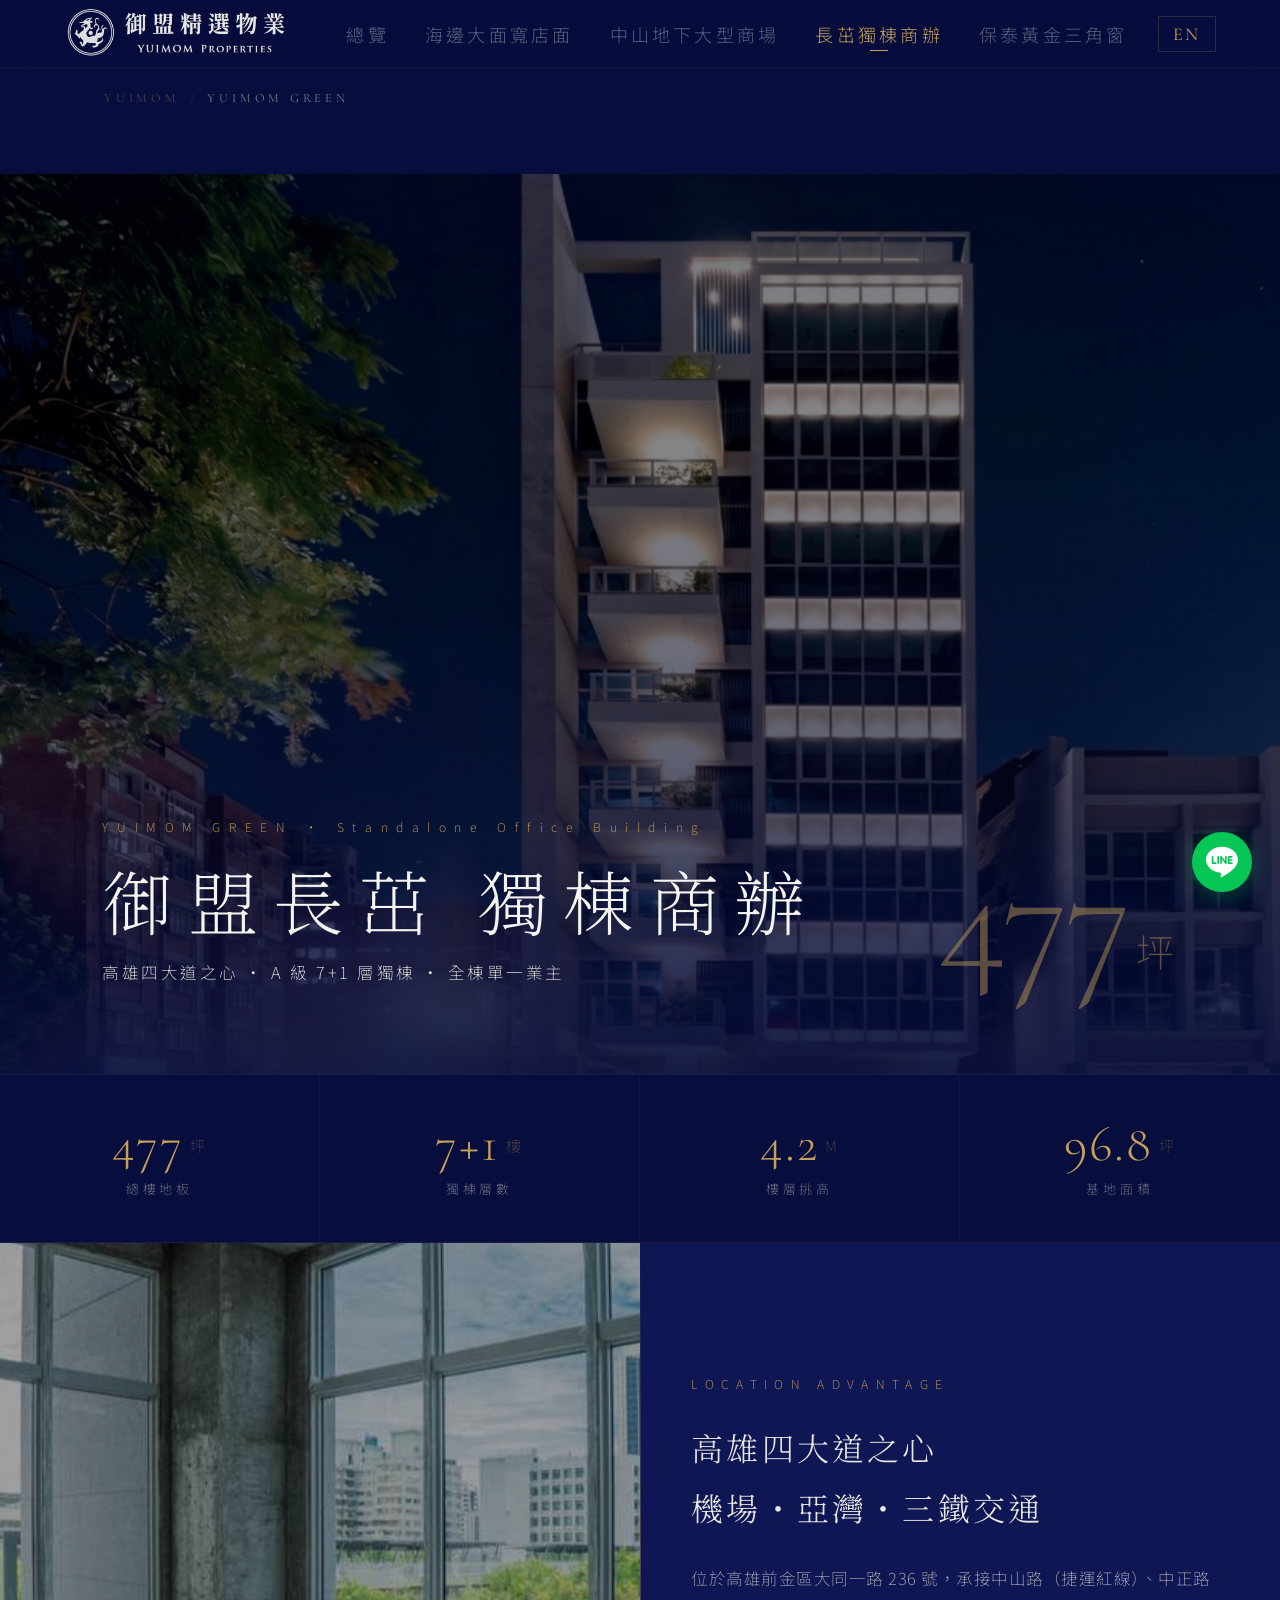
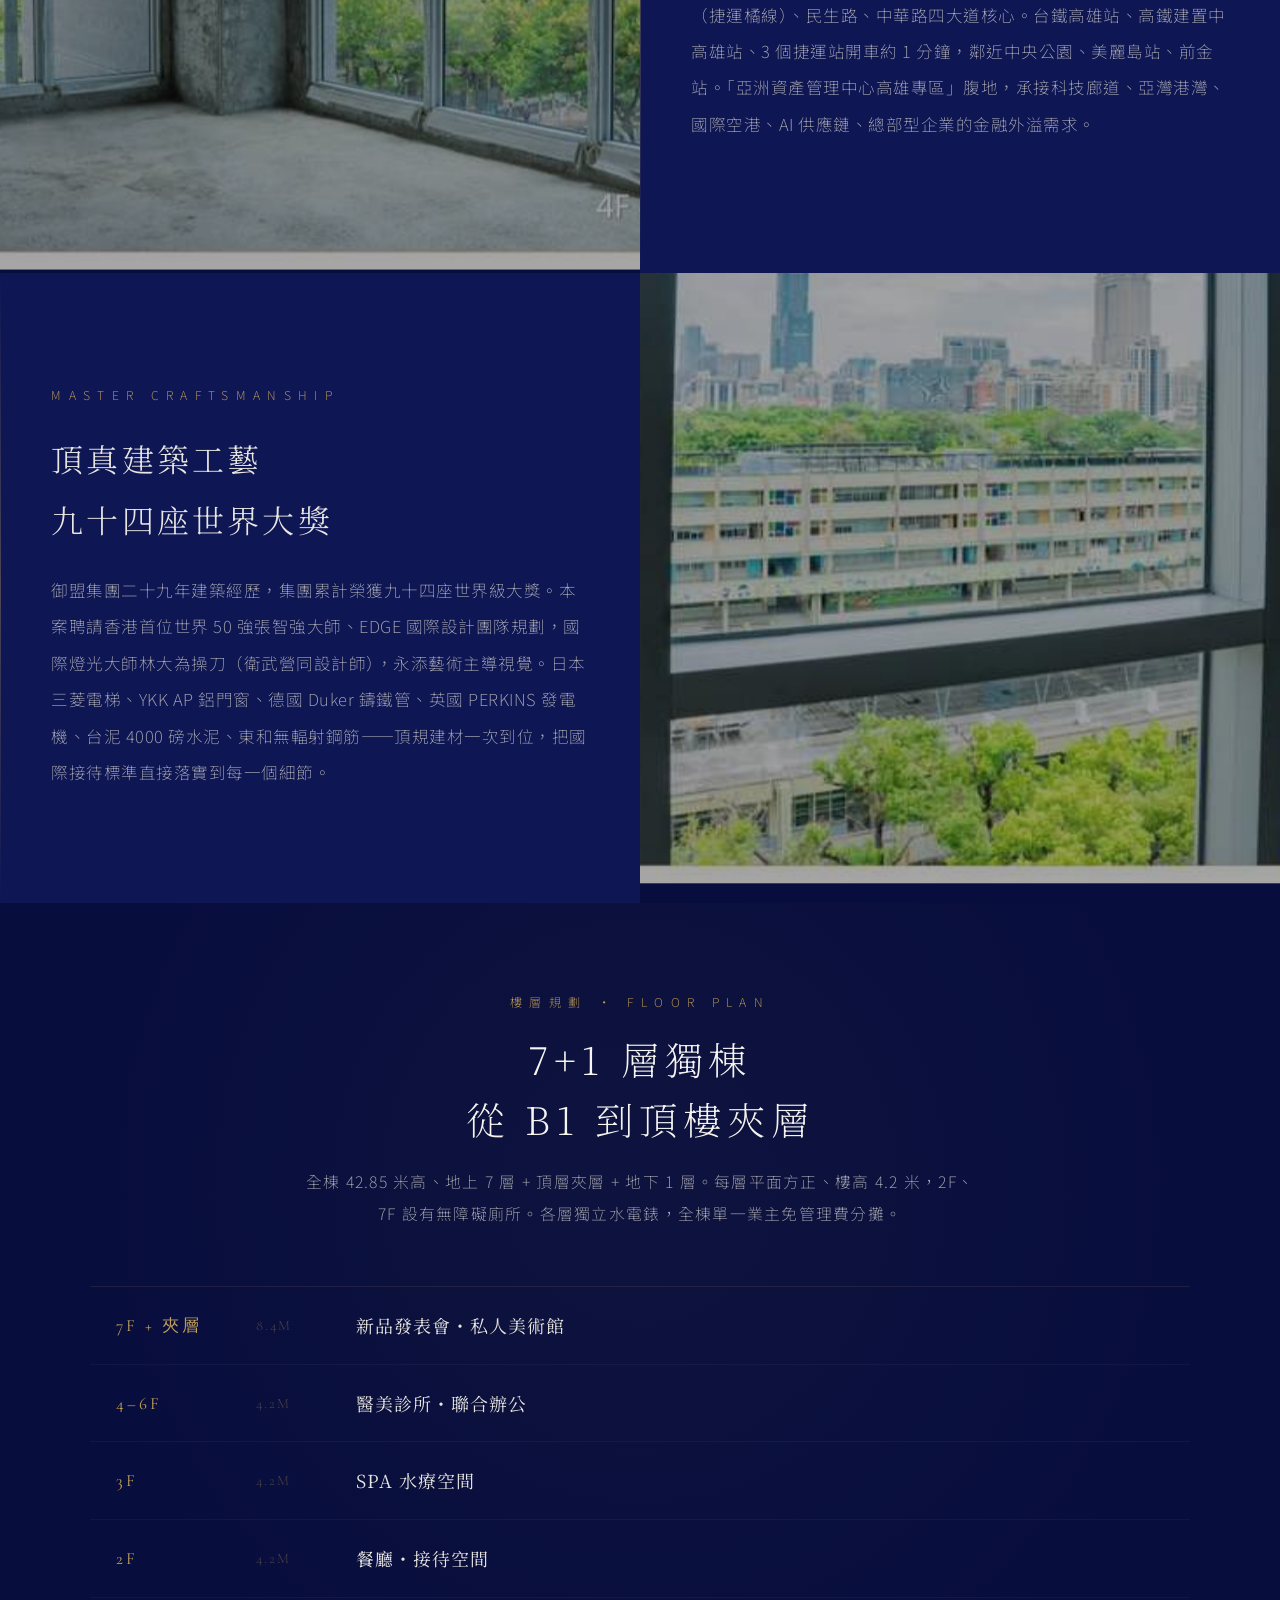
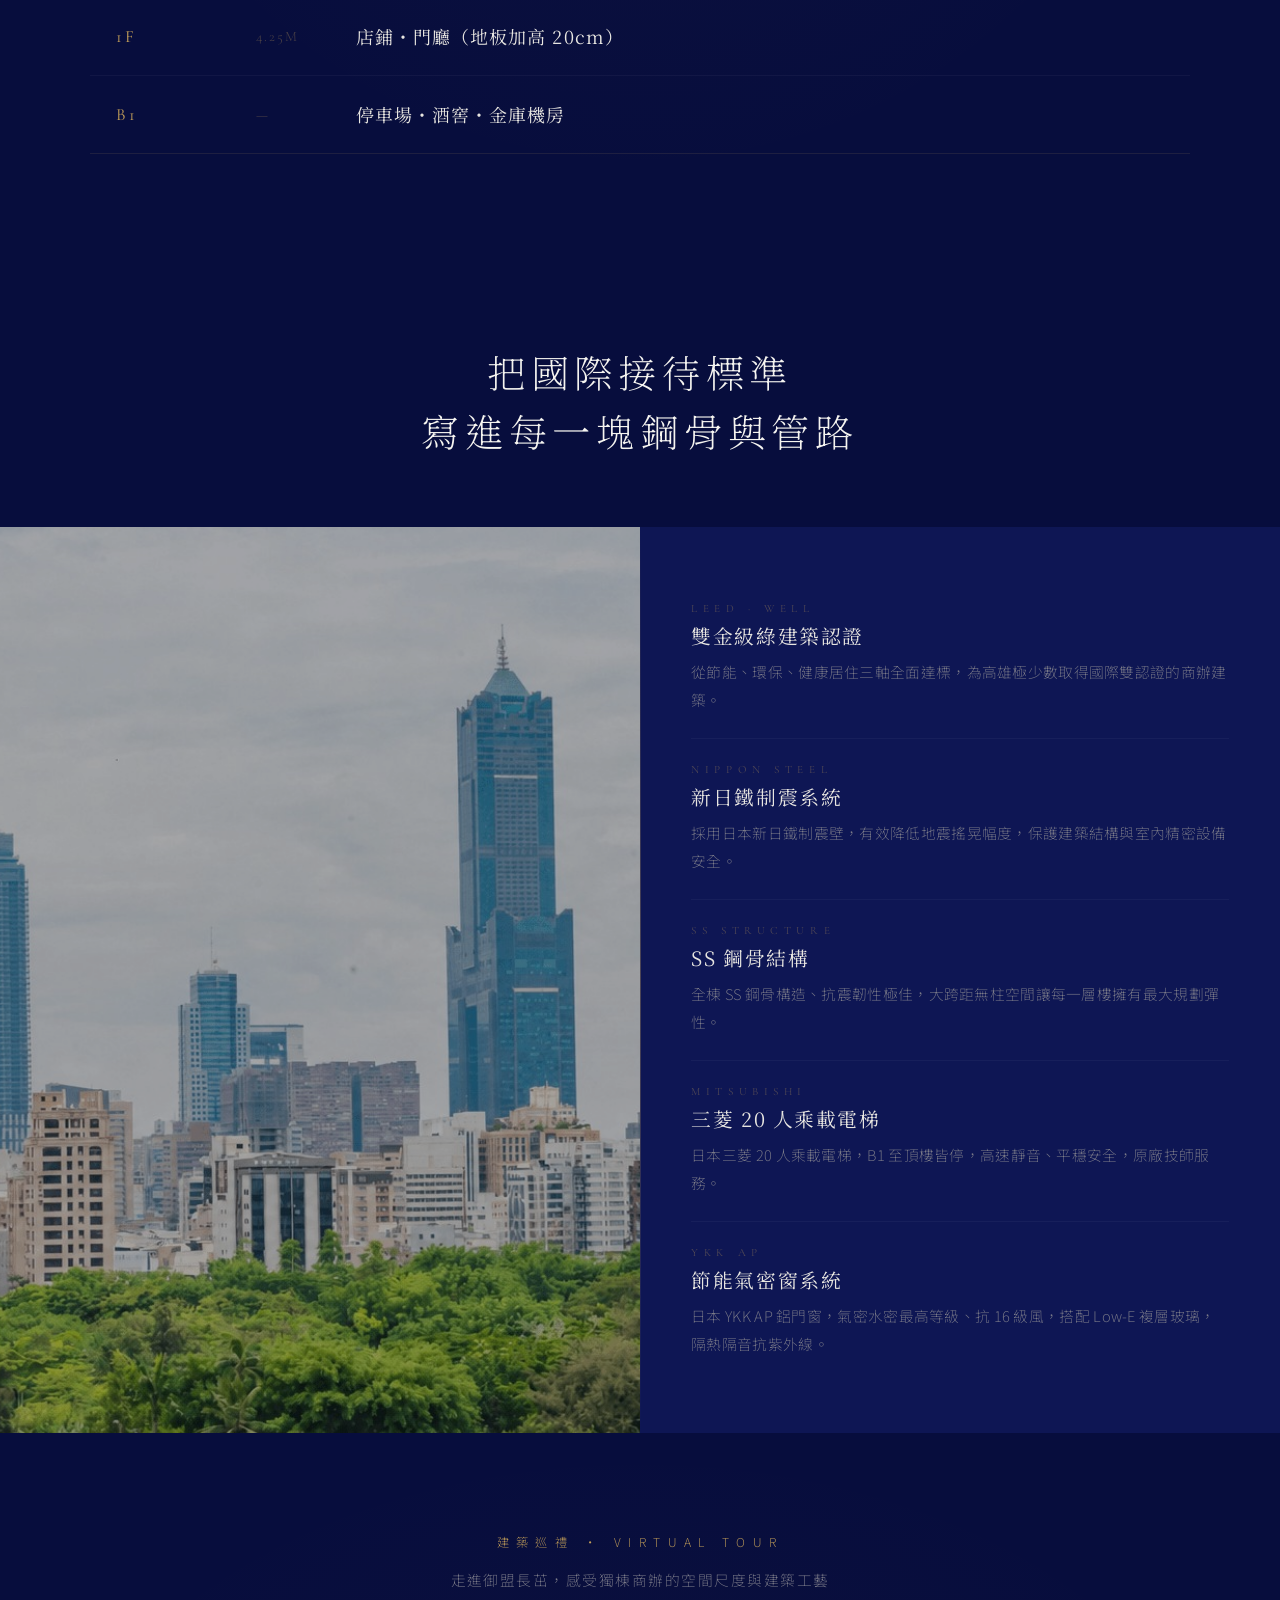
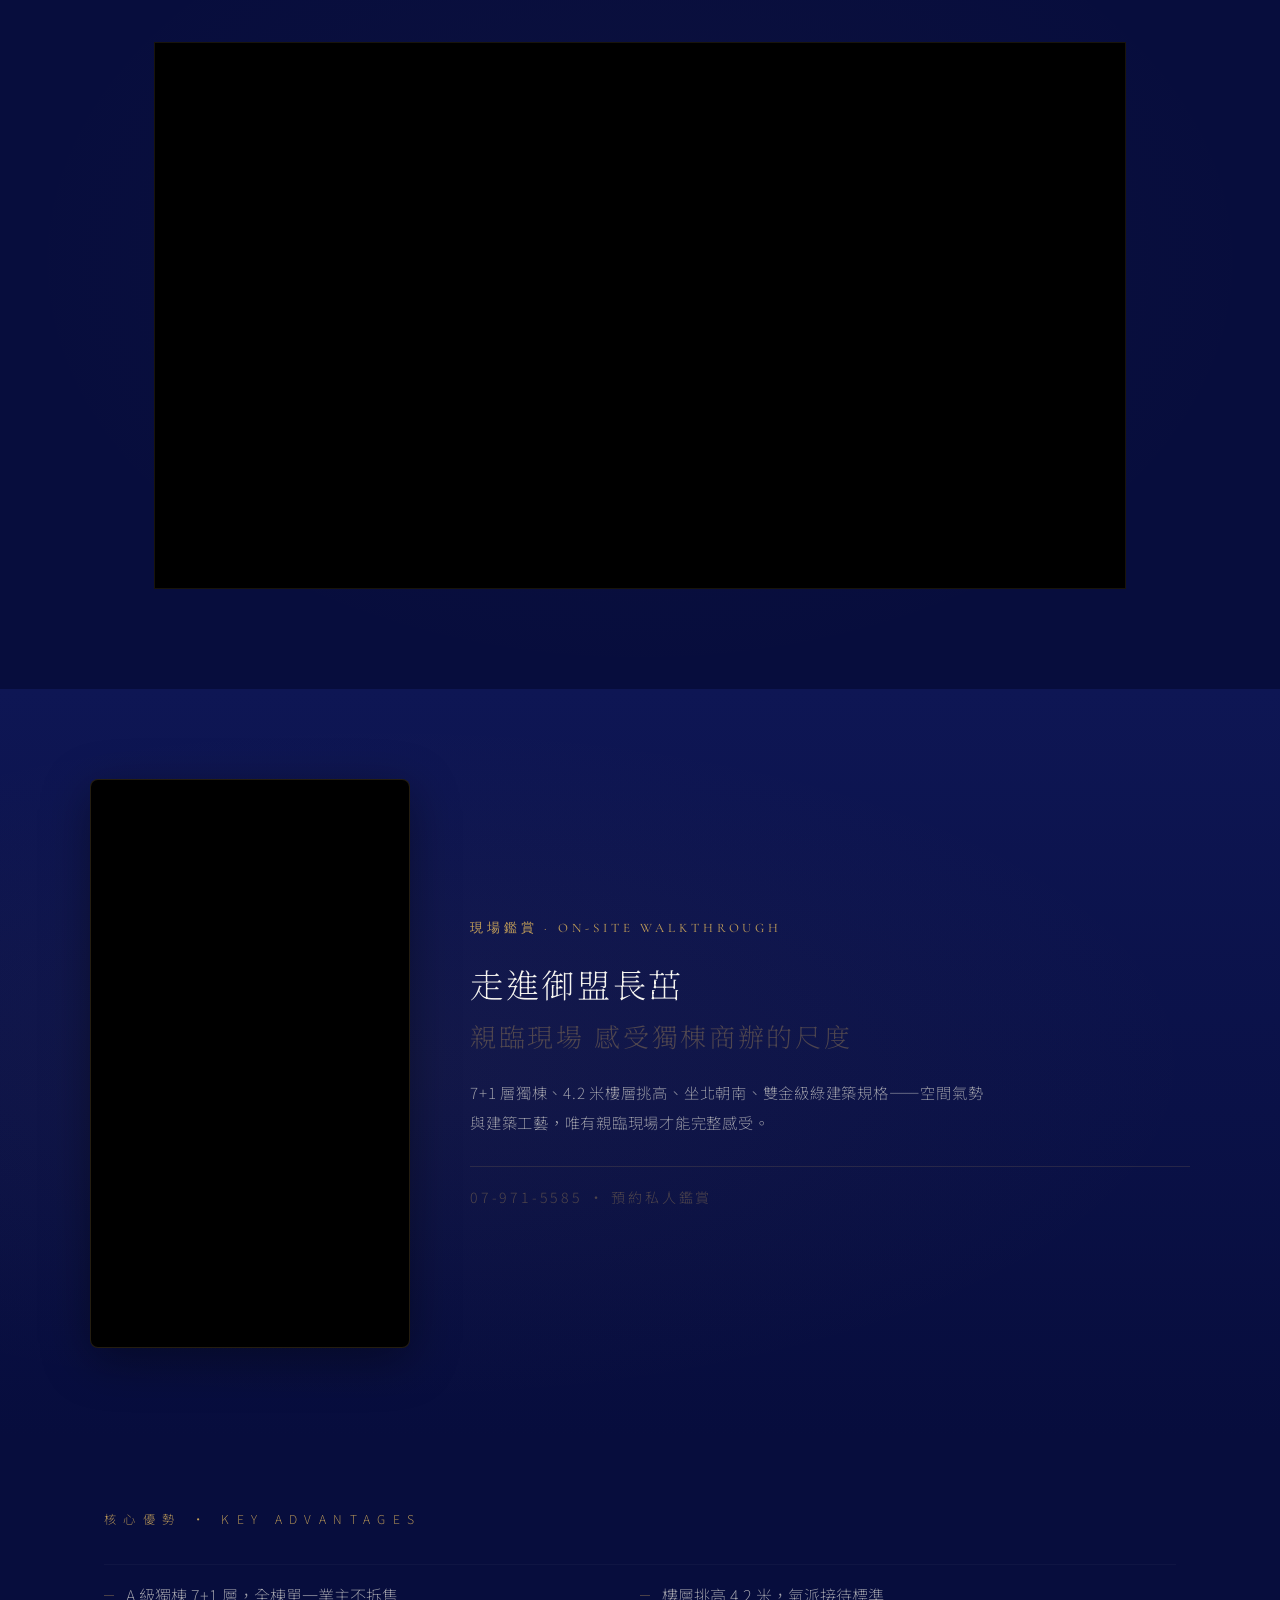
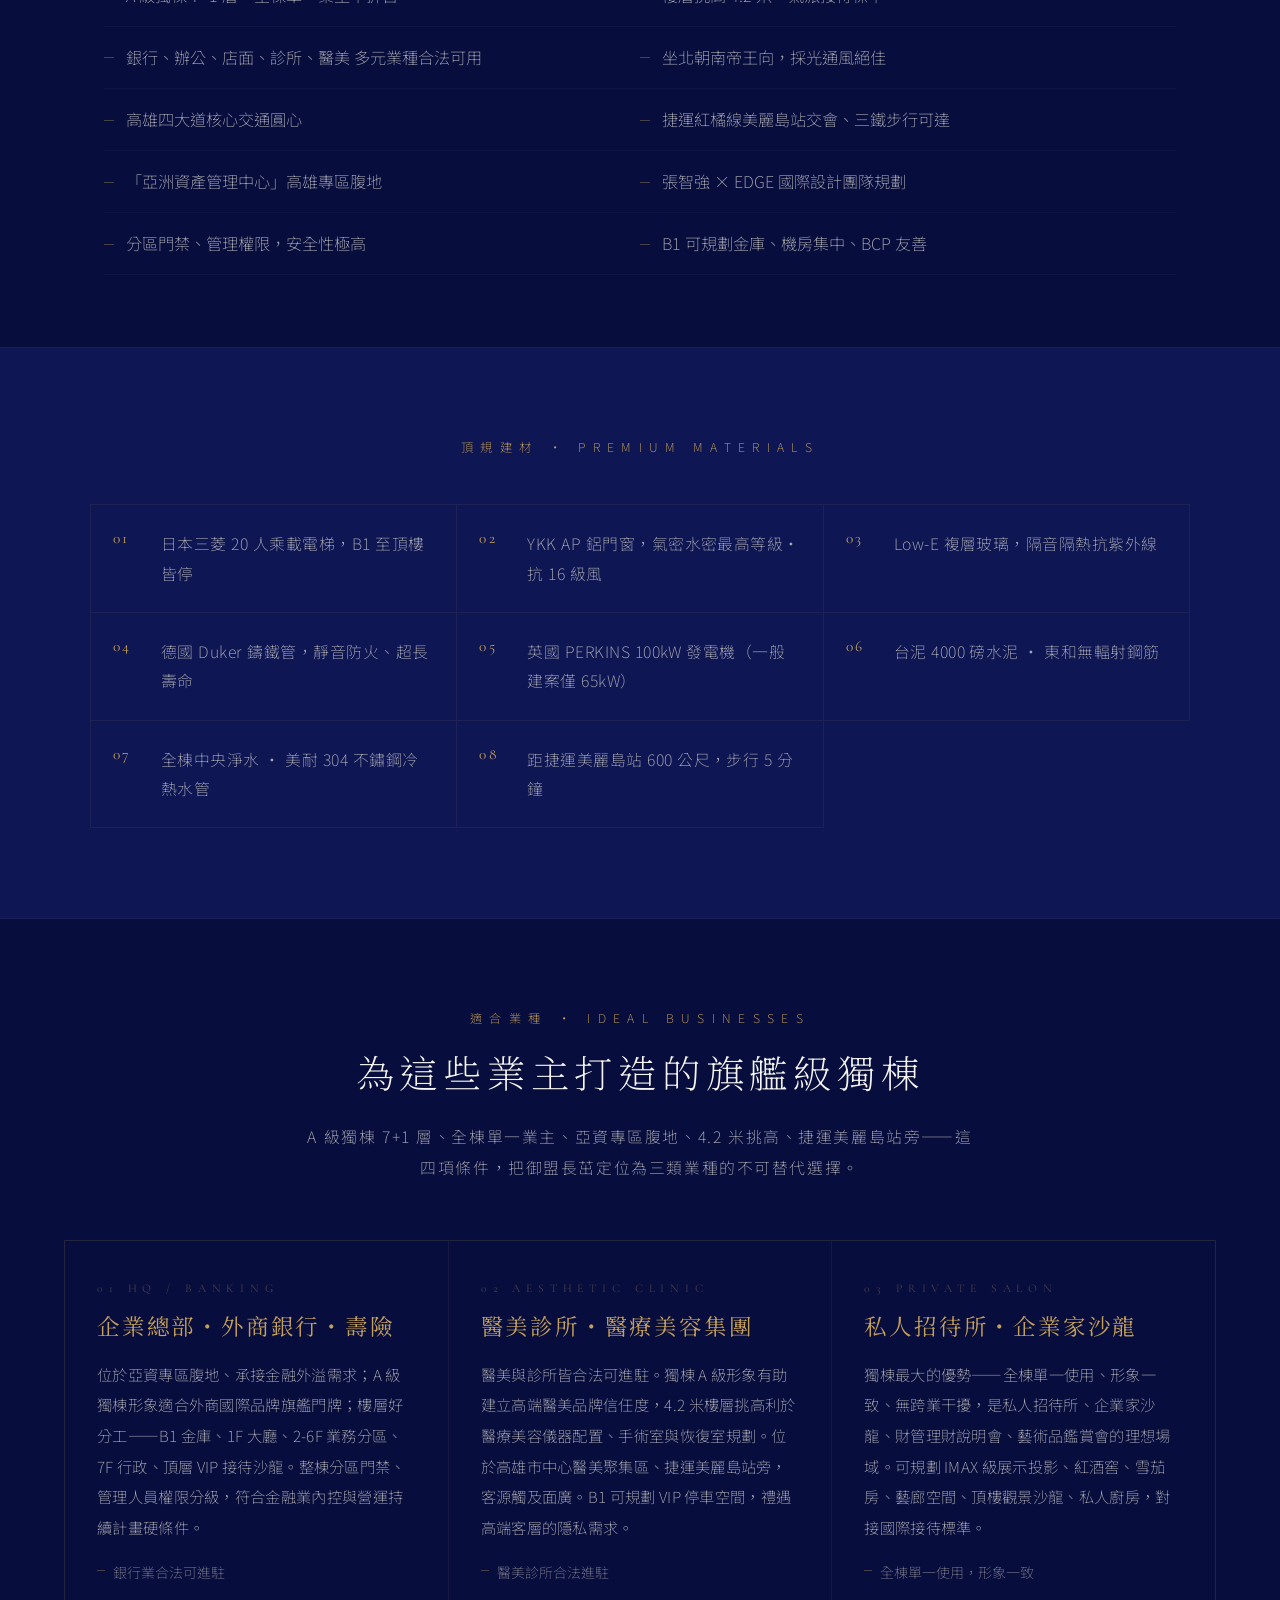
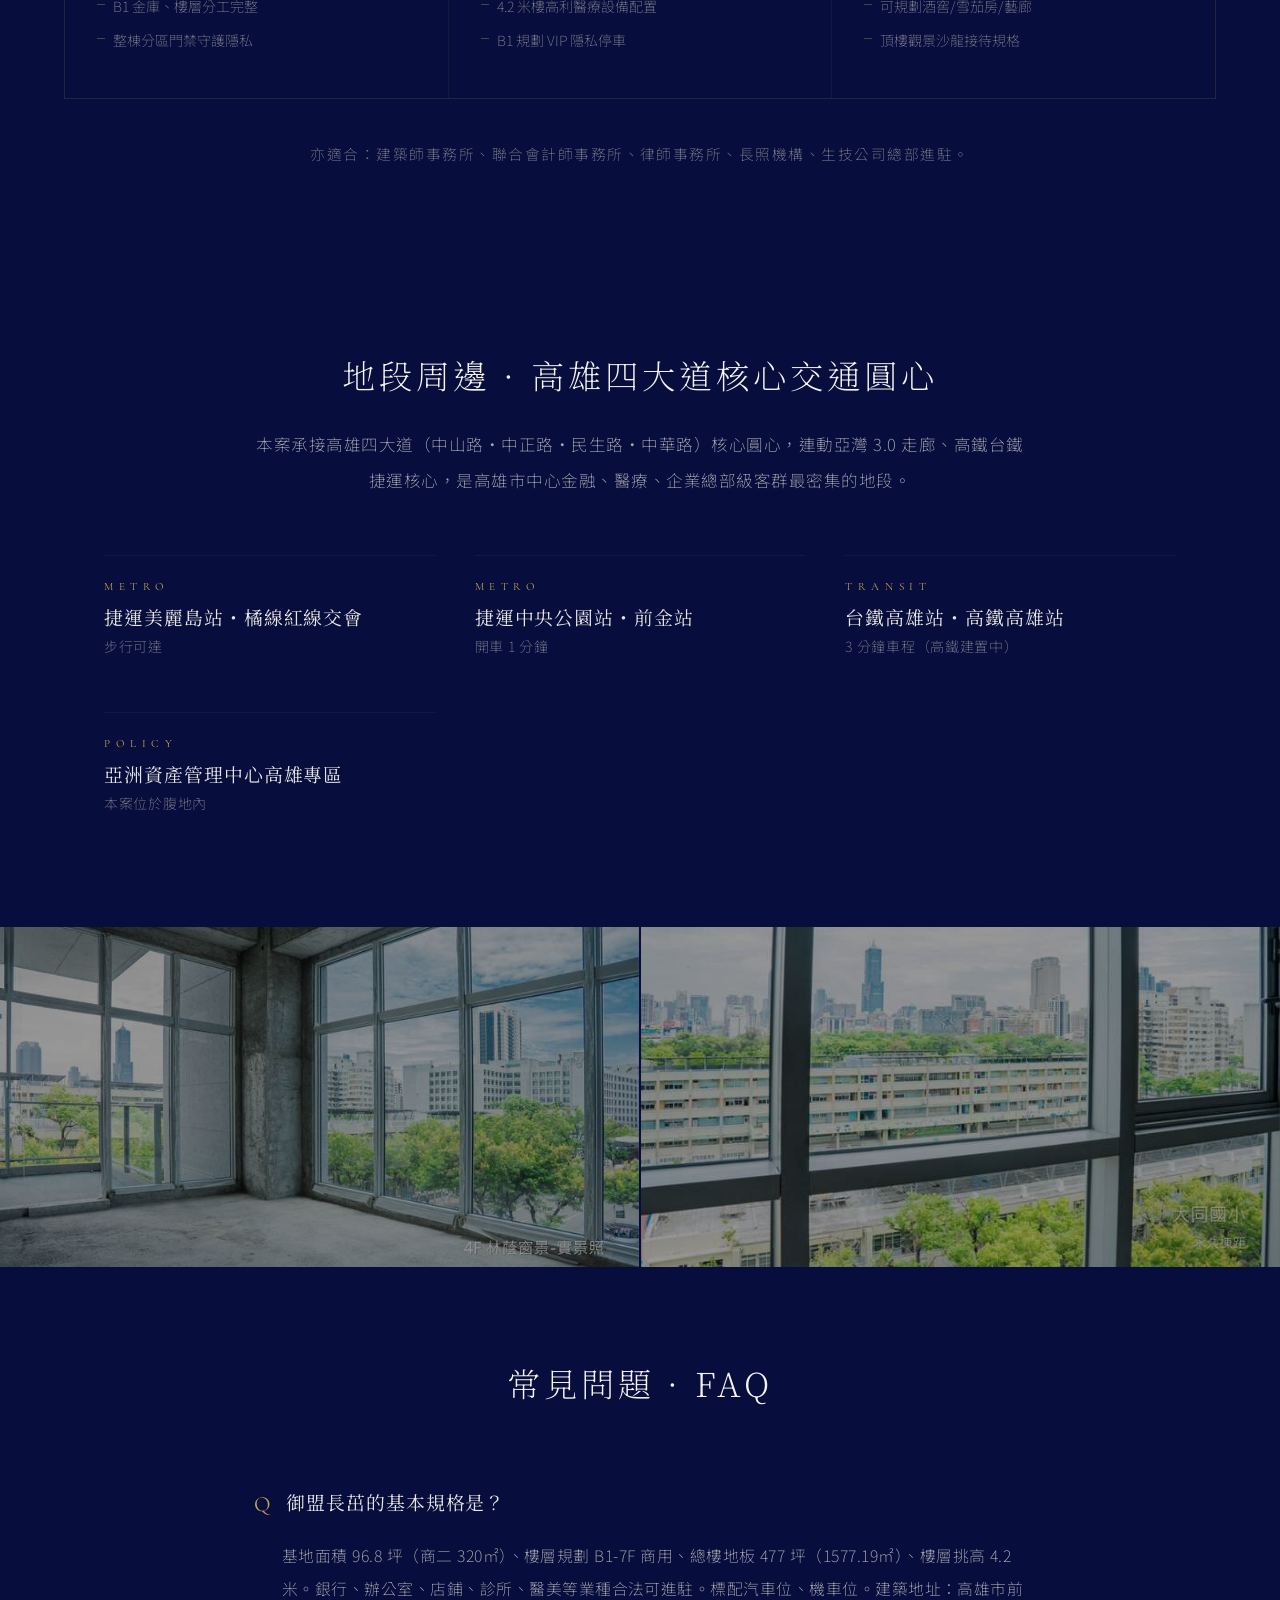
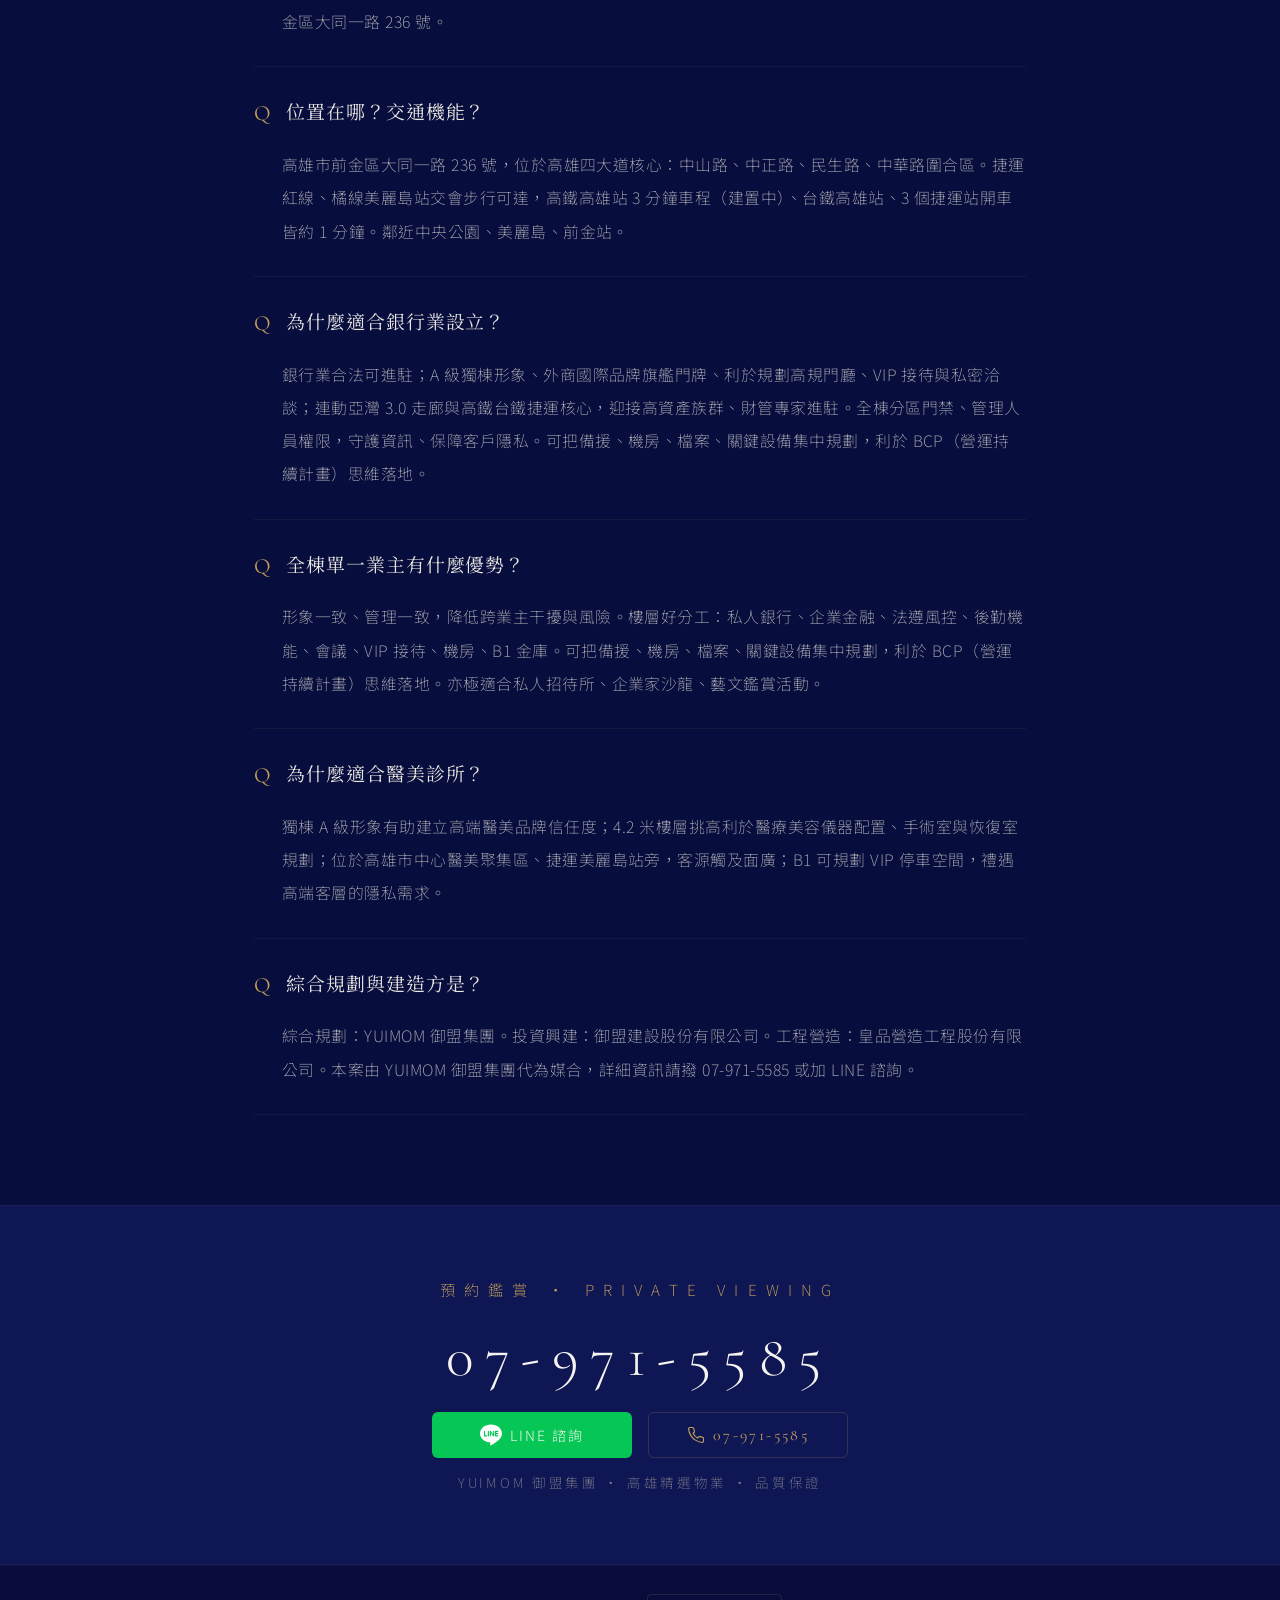
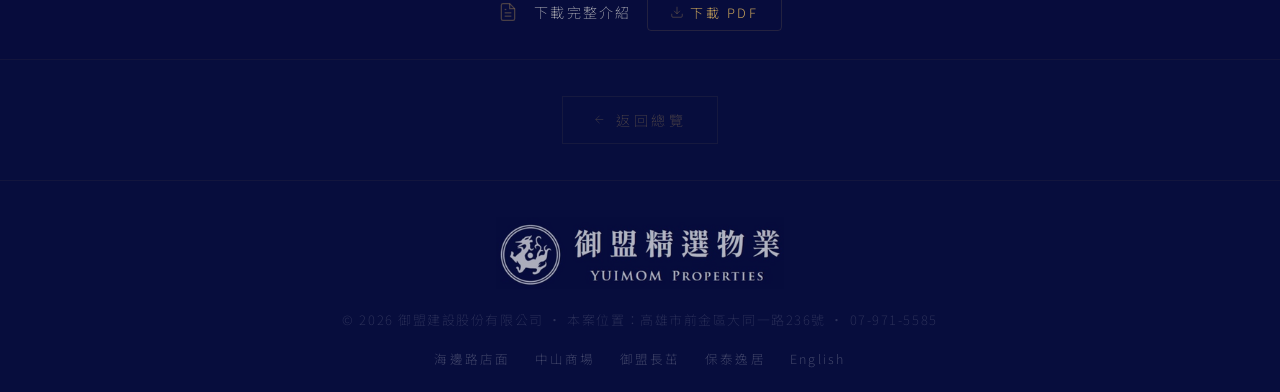
<file: changzhuo/index.html>
<!DOCTYPE html>
<html lang="zh-Hant">
<head>
<meta charset="UTF-8">
<script async src="https://www.googletagmanager.com/gtag/js?id=G-CNVHKR45CL"></script>
<script>window.dataLayer=window.dataLayer||[];function gtag(){dataLayer.push(arguments);}gtag('js',new Date());gtag('config','G-CNVHKR45CL');gtag('config','AW-16712454382');</script>
<!-- Meta Pixel Code -->
<script>
!function(f,b,e,v,n,t,s)
{if(f.fbq)return;n=f.fbq=function(){n.callMethod?
n.callMethod.apply(n,arguments):n.queue.push(arguments)};
if(!f._fbq)f._fbq=n;n.push=n;n.loaded=!0;n.version='2.0';
n.queue=[];t=b.createElement(e);t.async=!0;
t.src=v;s=b.getElementsByTagName(e)[0];
s.parentNode.insertBefore(t,s)}(window, document,'script',
'https://connect.facebook.net/en_US/fbevents.js');
fbq('init', '986780437608046');
fbq('track', 'PageView');
fbq('track', 'ViewContent', {content_name: '御盟長茁 獨棟商辦', content_ids: ['changzhuo'], content_type: 'product', content_category: 'Commercial Real Estate'});

</script>
<noscript><img height="1" width="1" style="display:none"
src="https://www.facebook.com/tr?id=986780437608046&ev=PageView&noscript=1"
/></noscript>
<!-- End Meta Pixel Code -->

<meta name="viewport" content="width=device-width, initial-scale=1.0">
<link rel="icon" href="/favicon.ico" sizes="32x32">
<link rel="icon" href="/images/favicon-192.png" sizes="192x192" type="image/png">
<link rel="apple-touch-icon" href="/images/apple-touch-icon.png">

<title>御盟長茁 7+1 層獨棟商辦｜高雄四大道核心 477 坪 — YUIMOM 精選物業</title>
<meta name="description" content="高雄前金區大同一路236號，A級7+1層獨棟商辦，基地96.8坪、總樓地板477坪、樓層挑高4.2米。銀行、辦公、店面、診所、醫美多元業種合法可進駐。位於高雄四大道核心、亞資專區腹地、捷運美麗島站旁。LEED·WELL 雙金級綠建築、SS 鋼骨結構、新日鐵制震、日本三菱電梯。最適合企業總部、外商銀行、醫美診所、私人招待所進駐。聯絡專線 07-971-5585。">
<meta name="keywords" content="高雄獨棟商辦,高雄企業總部,高雄醫美診所,私人招待所,建築師事務所,長照機構,高雄前金商辦,大同一路商辦,御盟長茁,亞資中心商辦,高雄四大道,A級獨棟,捷運美麗島站">
<link rel="canonical" href="https://yuimom.site/changzhuo/">
<link rel="alternate" hreflang="zh-Hant" href="https://yuimom.site/changzhuo/">
<link rel="alternate" hreflang="en" href="https://yuimom.site/en/changzhuo/">
<link rel="alternate" hreflang="x-default" href="https://yuimom.site/changzhuo/">

<meta property="og:type" content="article">
<meta property="og:url" content="https://yuimom.site/changzhuo/">
<meta property="og:title" content="御盟長茁 7+1 層獨棟商辦｜高雄四大道核心 477 坪">
<meta property="og:description" content="A 級獨棟商辦 7+1 層、總樓地板 477 坪、樓層挑高 4.2 米。最適企業總部、外商銀行、醫美診所、私人招待所進駐。">
<meta property="og:image" content="https://yuimom.site/images/changzhuo.jpg">
<meta property="og:image:width" content="1200">
<meta property="og:image:height" content="630">
<meta property="og:site_name" content="YUIMOM 精選物業">
<meta property="og:locale" content="zh_TW">
<meta name="twitter:card" content="summary_large_image">
<meta name="twitter:image" content="https://yuimom.site/images/changzhuo.jpg">

<link rel="preconnect" href="https://fonts.googleapis.com">
<link rel="preconnect" href="https://fonts.gstatic.com" crossorigin>
<link href="https://fonts.googleapis.com/css2?family=Noto+Serif+TC:wght@200;300;400;500;600;700;900&family=Noto+Sans+TC:wght@100;200;300;400;500&family=Cormorant+Garamond:wght@300;400;500;600&display=swap" rel="stylesheet">
<link rel="stylesheet" href="/assets/css/main.css">

<script type="application/ld+json">
{
  "@context": "https://schema.org",
  "@type": "Product",
  "name": "御盟長茁 — 7+1 層獨棟商辦",
  "description": "高雄前金區大同一路236號，A級7+1層獨棟商辦，基地96.8坪、總樓地板477坪、樓層挑高4.2米。",
  "image": ["https://yuimom.site/images/changzhuo.jpg","https://yuimom.site/images/changzhuo2.jpg","https://yuimom.site/images/changzhuo3.jpg"],
  "brand": {"@type":"Brand","name":"YUIMOM 御盟集團"},
  "category": "商用不動產 / Commercial Real Estate",
  "offers": {"@type":"Offer","url":"https://yuimom.site/changzhuo/","priceCurrency":"TWD","availability":"https://schema.org/InStock","seller":{"@type":"Organization","name":"御盟建設股份有限公司","telephone":"+886-7-971-5585"}}
}
</script>

<script type="application/ld+json">
{
  "@context": "https://schema.org",
  "@type": "BreadcrumbList",
  "itemListElement": [
    {"@type":"ListItem","position":1,"name":"首頁","item":"https://yuimom.site/"},
    {"@type":"ListItem","position":2,"name":"御盟長茁 獨棟商辦","item":"https://yuimom.site/changzhuo/"}
  ]
}
</script>

<script type="application/ld+json">
{
  "@context": "https://schema.org",
  "@type": "FAQPage",
  "mainEntity": [
    {"@type":"Question","name":"御盟長茁的基本規格是？","acceptedAnswer":{"@type":"Answer","text":"基地面積 96.8 坪（商二 320㎡）、樓層規劃 B1-7F 商用、總樓地板 477 坪（1577.19㎡）、樓層挑高 4.2 米。銀行、辦公室、店鋪、診所、醫美等業種合法可進駐。標配汽車位、機車位。"}},
    {"@type":"Question","name":"位置在哪？交通機能？","acceptedAnswer":{"@type":"Answer","text":"高雄市前金區大同一路 236 號，位於高雄四大道核心：中山路、中正路、民生路、中華路圍合區。捷運紅線美麗島站、橘線美麗島站交會步行可達，高鐵高雄站 3 分鐘車程（建置中）、台鐵高雄站 3 個捷運站、中央公園站。"}},
    {"@type":"Question","name":"為什麼適合銀行業設立？","acceptedAnswer":{"@type":"Answer","text":"銀行業合法可進駐；A 級獨棟形象、外商國際品牌旗艦門牌、利於規劃高規門廳、VIP 接待與私密洽談；連動亞灣 3.0 走廊與高鐵台鐵捷運核心，迎接高資產族群、財管專家進駐。全棟分區門禁、管理人員權限，守護資訊、保障客戶隱私。"}},
    {"@type":"Question","name":"全棟單一業主有什麼優勢？","acceptedAnswer":{"@type":"Answer","text":"形象一致、管理一致，降低跨業主干擾與風險。樓層好分工：私人銀行、企業金融、法遵風控、後勤機能、會議、VIP 接待、機房、B1 金庫。可把備援、機房、檔案、關鍵設備集中規劃，利於 BCP（營運持續計畫）思維落地。"}},
    {"@type":"Question","name":"為什麼適合醫美診所？","acceptedAnswer":{"@type":"Answer","text":"獨棟 A 級形象有助建立高端醫美品牌信任度；4.2 米樓層挑高利於醫療美容儀器配置、手術室與恢復室規劃；位於高雄市中心醫美聚集區、捷運美麗島站旁，客源觸及面廣；地下層可規劃 VIP 停車空間，禮遇高端客層的隱私需求。"}}
  ]
}
</script>

<!-- Meta Pixel — User Interaction Events -->
<script>
(function(){
  if(typeof fbq!=='function')return;
  function fire(name,params){try{fbq('track',name,params||{});}catch(e){}}
  // 等 DOM 載入完
  document.addEventListener('DOMContentLoaded',function(){
    // 電話按鈕 → Contact + Lead
    document.querySelectorAll('a[href^="tel:"]').forEach(function(el){
      el.addEventListener('click',function(){
        fire('Contact',{content_name:'Phone Click',content_category:'Phone'});
        fire('Lead',{content_name:'Phone Click',content_category:'Phone'});
      });
    });
    // LINE 連結 → Contact + Lead
    document.querySelectorAll('a[href*="lin.ee/"]').forEach(function(el){
      el.addEventListener('click',function(){
        fire('Contact',{content_name:'LINE Click',content_category:'LINE'});
        fire('Lead',{content_name:'LINE Click',content_category:'LINE'});
      });
    });
    // 預約鑑賞 cta-section → Schedule（看到該區塊時觸發一次）
    var ctaSec=document.querySelector('.cta-section');
    if(ctaSec && 'IntersectionObserver' in window){
      var obs=new IntersectionObserver(function(entries){
        entries.forEach(function(e){
          if(e.isIntersecting){
            fire('Schedule',{content_name:'Private Viewing CTA'});
            obs.unobserve(e.target);
          }
        });
      },{threshold:0.5});
      obs.observe(ctaSec);
    }
    // 地段區塊 → FindLocation（看到地圖/位置區塊時觸發一次）
    var locSec=document.querySelector('.location-section, .map-section, [id*="location"], [id*="map"]');
    if(locSec && 'IntersectionObserver' in window){
      var obsL=new IntersectionObserver(function(entries){
        entries.forEach(function(e){
          if(e.isIntersecting){
            fire('FindLocation',{content_name:'Location Section'});
            obsL.unobserve(e.target);
          }
        });
      },{threshold:0.4});
      obsL.observe(locSec);
    }
  });
})();
</script>
<!-- End Meta Pixel User Interaction Events -->

</head>
<body>

<nav class="nav" id="mainNav">
  <a href="/" aria-label="YUIMOM 集團 首頁"><img class="nav-logo" src="/images/logo_nav.png" alt="YUIMOM 御盟集團"></a>
  <div class="nav-toggle" id="navToggle" onclick="toggleMenu()"><span></span><span></span><span></span></div>
  <div class="nav-right" id="navRight">
    <div class="nav-links">
      <a class="nav-link" href="/">總覽</a>
      <a class="nav-link" href="/haiban/">海邊大面寬店面</a>
      <a class="nav-link" href="/zhongshan/">中山地下大型商場</a>
      <a class="nav-link active" href="/changzhuo/">長茁獨棟商辦</a>
      <a class="nav-link" href="/baotai/">保泰黃金三角窗</a>
    </div>
    <a class="lang-btn" href="/en/changzhuo/" aria-label="Switch to English">EN</a>
  </div>
</nav>

<main>

<nav class="breadcrumb" aria-label="麵包屑">
  <a href="/">YUIMOM</a><span class="sep">/</span>YUIMOM GREEN
</nav>

<section class="prop-hero">
  <img class="prop-hero-img parallax-bg" src="/images/changzhuo.jpg" alt="御盟長茁 — 高雄四大道核心 A 級 7+1 層獨棟商辦">
  <div class="prop-hero-overlay">
    <div class="prop-overline">YUIMOM GREEN  ·  Standalone Office Building</div>
    <h1 class="prop-title">御盟長茁 獨棟商辦</h1>
    <p class="prop-tagline">高雄四大道之心 · A 級 7+1 層獨棟 · 全棟單一業主</p>
  </div>
  <div class="prop-hero-stat"><div class="big-num">477<span class="big-unit">坪</span></div></div>
</section>

<div class="prop-body">

<div class="stats-strip">
  <div class="stat-cell reveal reveal-up"><div class="stat-num">477<span class="stat-unit">坪</span></div><div class="stat-label">總樓地板</div></div>
  <div class="stat-cell reveal reveal-up"><div class="stat-num">7+1<span class="stat-unit">樓</span></div><div class="stat-label">獨棟層數</div></div>
  <div class="stat-cell reveal reveal-up"><div class="stat-num">4.2<span class="stat-unit">M</span></div><div class="stat-label">樓層挑高</div></div>
  <div class="stat-cell reveal reveal-up"><div class="stat-num">96.8<span class="stat-unit">坪</span></div><div class="stat-label">基地面積</div></div>
</div>

<div class="invite-block">
  <div class="invite-image"><img class="parallax-bg" src="/images/changzhuo2.jpg" alt="御盟長茁 — 商辦大廳實景示意"></div>
  <div class="invite-text">
    <div class="invite-label reveal reveal-up">LOCATION ADVANTAGE</div>
    <h2 class="invite-heading reveal reveal-up">高雄四大道之心<br>機場・亞灣・三鐵交通</h2>
    <p class="invite-body reveal reveal-up">位於高雄前金區大同一路 236 號，承接中山路（捷運紅線）、中正路（捷運橘線）、民生路、中華路四大道核心。台鐵高雄站、高鐵建置中高雄站、3 個捷運站開車約 1 分鐘，鄰近中央公園、美麗島站、前金站。「亞洲資產管理中心高雄專區」腹地，承接科技廊道、亞灣港灣、國際空港、AI 供應鏈、總部型企業的金融外溢需求。</p>
  </div>
</div>

<div class="invite-block">
  <div class="invite-text">
    <div class="invite-label reveal reveal-up">MASTER CRAFTSMANSHIP</div>
    <h2 class="invite-heading reveal reveal-up">頂真建築工藝<br>九十四座世界大獎</h2>
    <p class="invite-body reveal reveal-up">御盟集團二十九年建築經歷，集團累計榮獲九十四座世界級大獎。本案聘請香港首位世界 50 強張智強大師、EDGE 國際設計團隊規劃，國際燈光大師林大為操刀（衛武營同設計師），永添藝術主導視覺。日本三菱電梯、YKK AP 鋁門窗、德國 Duker 鑄鐵管、英國 PERKINS 發電機、台泥 4000 磅水泥、東和無輻射鋼筋——頂規建材一次到位，把國際接待標準直接落實到每一個細節。</p>
  </div>
  <div class="invite-image"><img class="parallax-bg" src="/images/changzhuo3.jpg" alt="御盟長茁 — 設計規劃示意：張智強大師 × EDGE 國際設計團隊"></div>
</div>

<!-- 樓層規劃 -->
<section class="floor-section">
  <div class="floor-inner">
    <div class="floor-header">
      <div class="highlights-title reveal reveal-up">樓層規劃  ·  FLOOR PLAN</div>
      <h2 class="floor-title reveal reveal-up">7+1 層獨棟<br>從 B1 到頂樓夾層</h2>
      <p class="floor-sub reveal reveal-up">全棟 42.85 米高、地上 7 層 + 頂層夾層 + 地下 1 層。每層平面方正、樓高 4.2 米，2F、7F 設有無障礙廁所。各層獨立水電錶，全棟單一業主免管理費分攤。</p>
    </div>
    <div class="floor-grid">
      <div class="floor-item reveal reveal-up">
        <div class="floor-tag">7F + 夾層</div>
        <div class="floor-h">8.4M</div>
        <div class="floor-use">新品發表會・私人美術館</div>
      </div>
      <div class="floor-item reveal reveal-up">
        <div class="floor-tag">4–6F</div>
        <div class="floor-h">4.2M</div>
        <div class="floor-use">醫美診所・聯合辦公</div>
      </div>
      <div class="floor-item reveal reveal-up">
        <div class="floor-tag">3F</div>
        <div class="floor-h">4.2M</div>
        <div class="floor-use">SPA 水療空間</div>
      </div>
      <div class="floor-item reveal reveal-up">
        <div class="floor-tag">2F</div>
        <div class="floor-h">4.2M</div>
        <div class="floor-use">餐廳・接待空間</div>
      </div>
      <div class="floor-item reveal reveal-up">
        <div class="floor-tag">1F</div>
        <div class="floor-h">4.25M</div>
        <div class="floor-use">店鋪・門廳（地板加高 20cm）</div>
      </div>
      <div class="floor-item reveal reveal-up">
        <div class="floor-tag">B1</div>
        <div class="floor-h">—</div>
        <div class="floor-use">停車場・酒窖・金庫機房</div>
      </div>
    </div>
  </div>
</section>

<!-- 頂規設備 5 卡 -->
<section class="facility-section">
  <div class="facility-header">
    <div class="highlights-title reveal reveal-up">頂規設備  ·  PREMIUM FACILITIES</div>
    <h2 class="floor-title reveal reveal-up">把國際接待標準<br>寫進每一塊鋼骨與管路</h2>
  </div>
  <div class="facility-showcase">
    <div class="facility-image"><img class="parallax-bg" src="/images/evergreen_facility.jpg" alt="御盟長茁 — 頂規建材與設備實景"></div>
    <div class="facility-list">
      <div class="fac-item reveal reveal-up">
        <div class="fac-label">LEED · WELL</div>
        <div class="fac-name">雙金級綠建築認證</div>
        <div class="fac-desc">從節能、環保、健康居住三軸全面達標，為高雄極少數取得國際雙認證的商辦建築。</div>
      </div>
      <div class="fac-item reveal reveal-up">
        <div class="fac-label">NIPPON STEEL</div>
        <div class="fac-name">新日鐵制震系統</div>
        <div class="fac-desc">採用日本新日鐵制震壁，有效降低地震搖晃幅度，保護建築結構與室內精密設備安全。</div>
      </div>
      <div class="fac-item reveal reveal-up">
        <div class="fac-label">SS STRUCTURE</div>
        <div class="fac-name">SS 鋼骨結構</div>
        <div class="fac-desc">全棟 SS 鋼骨構造、抗震韌性極佳，大跨距無柱空間讓每一層樓擁有最大規劃彈性。</div>
      </div>
      <div class="fac-item reveal reveal-up">
        <div class="fac-label">MITSUBISHI</div>
        <div class="fac-name">三菱 20 人乘載電梯</div>
        <div class="fac-desc">日本三菱 20 人乘載電梯，B1 至頂樓皆停，高速靜音、平穩安全，原廠技師服務。</div>
      </div>
      <div class="fac-item reveal reveal-up">
        <div class="fac-label">YKK AP</div>
        <div class="fac-name">節能氣密窗系統</div>
        <div class="fac-desc">日本 YKK AP 鋁門窗，氣密水密最高等級、抗 16 級風，搭配 Low-E 複層玻璃，隔熱隔音抗紫外線。</div>
      </div>
    </div>
  </div>
</section>

<!-- 建築巡禮影片 -->
<section class="video-cinema">
  <div class="video-cinema-inner">
    <div class="video-cinema-header">
      <div class="highlights-title reveal reveal-up">建築巡禮  ·  VIRTUAL TOUR</div>
      <p class="video-cinema-sub reveal reveal-up">走進御盟長茁，感受獨棟商辦的空間尺度與建築工藝</p>
    </div>
    <div class="video-frame reveal reveal-up">
      <iframe
        src="https://www.youtube.com/embed/4RmkKfQyvH8?autoplay=1&mute=1&loop=1&playlist=4RmkKfQyvH8&controls=0&modestbranding=1&rel=0&playsinline=1&vq=hd1080&iv_load_policy=3"
        title="御盟長茁 建築巡禮"
        frameborder="0"
        allow="autoplay; encrypted-media; picture-in-picture"
        allowfullscreen
        loading="lazy"></iframe>
    </div>
  </div>
</section>

<!-- 核心優勢 -->
<!-- 現場鑑賞 影片區 -->
<section class="walkthrough-section">
  <div class="walkthrough-inner">
    <div class="walkthrough-video reveal reveal-up">
      <iframe
        src="https://www.youtube.com/embed/nRTKFNBllg4?rel=0&modestbranding=1&playsinline=1&vq=hd1080&iv_load_policy=3"
        title="御盟長茁 現場鑑賞"
        frameborder="0"
        allow="accelerometer; encrypted-media; gyroscope; picture-in-picture"
        allowfullscreen
        loading="lazy"></iframe>
    </div>
    <div class="walkthrough-text">
      <div class="walkthrough-label reveal reveal-up">現場鑑賞  ·  ON-SITE WALKTHROUGH</div>
      <h2 class="walkthrough-heading reveal reveal-up">走進御盟長茁<br><span>親臨現場 感受獨棟商辦的尺度</span></h2>
      <p class="walkthrough-body reveal reveal-up">7+1 層獨棟、4.2 米樓層挑高、坐北朝南、雙金級綠建築規格——空間氣勢與建築工藝，唯有親臨現場才能完整感受。</p>
      <div class="walkthrough-cta reveal reveal-up">07-971-5585  ·  預約私人鑑賞</div>
    </div>
  </div>
</section>

<div class="highlights-section">
  <div class="highlights-title reveal reveal-up">核心優勢  ·  KEY ADVANTAGES</div>
  <div class="hl-grid">
    <div class="hl-item reveal reveal-up">A 級獨棟 7+1 層，全棟單一業主不拆售</div>
    <div class="hl-item reveal reveal-up">樓層挑高 4.2 米，氣派接待標準</div>
    <div class="hl-item reveal reveal-up">銀行、辦公、店面、診所、醫美 多元業種合法可用</div>
    <div class="hl-item reveal reveal-up">坐北朝南帝王向，採光通風絕佳</div>
    <div class="hl-item reveal reveal-up">高雄四大道核心交通圓心</div>
    <div class="hl-item reveal reveal-up">捷運紅橘線美麗島站交會、三鐵步行可達</div>
    <div class="hl-item reveal reveal-up">「亞洲資產管理中心」高雄專區腹地</div>
    <div class="hl-item reveal reveal-up">張智強 × EDGE 國際設計團隊規劃</div>
    <div class="hl-item reveal reveal-up">分區門禁、管理權限，安全性極高</div>
    <div class="hl-item reveal reveal-up">B1 可規劃金庫、機房集中、BCP 友善</div>
  </div>
</div>

<!-- 頂規建材 -->
<section class="materials-section">
  <div class="materials-inner">
    <div class="materials-header">
      <div class="highlights-title reveal reveal-up">頂規建材  ·  PREMIUM MATERIALS</div>
    </div>
    <div class="mat-grid">
      <div class="mat-item reveal reveal-up"><span class="mat-num">01</span><span class="mat-text">日本三菱 20 人乘載電梯，B1 至頂樓皆停</span></div>
      <div class="mat-item reveal reveal-up"><span class="mat-num">02</span><span class="mat-text">YKK AP 鋁門窗，氣密水密最高等級・抗 16 級風</span></div>
      <div class="mat-item reveal reveal-up"><span class="mat-num">03</span><span class="mat-text">Low-E 複層玻璃，隔音隔熱抗紫外線</span></div>
      <div class="mat-item reveal reveal-up"><span class="mat-num">04</span><span class="mat-text">德國 Duker 鑄鐵管，靜音防火、超長壽命</span></div>
      <div class="mat-item reveal reveal-up"><span class="mat-num">05</span><span class="mat-text">英國 PERKINS 100kW 發電機（一般建案僅 65kW）</span></div>
      <div class="mat-item reveal reveal-up"><span class="mat-num">06</span><span class="mat-text">台泥 4000 磅水泥 ・ 東和無輻射鋼筋</span></div>
      <div class="mat-item reveal reveal-up"><span class="mat-num">07</span><span class="mat-text">全棟中央淨水 ・ 美耐 304 不鏽鋼冷熱水管</span></div>
      <div class="mat-item reveal reveal-up"><span class="mat-num">08</span><span class="mat-text">距捷運美麗島站 600 公尺，步行 5 分鐘</span></div>
    </div>
  </div>
</section>

<!-- ★ 適合業種 -->
<section class="usecase-section">
  <div class="usecase-head">
    <div class="highlights-title reveal reveal-up">適合業種  ·  IDEAL BUSINESSES</div>
    <h2 class="reveal reveal-up">為這些業主打造的旗艦級獨棟</h2>
    <p class="reveal reveal-up">A 級獨棟 7+1 層、全棟單一業主、亞資專區腹地、4.2 米挑高、捷運美麗島站旁——這四項條件，把御盟長茁定位為三類業種的不可替代選擇。</p>
  </div>

  <div class="usecase-grid">
    <div class="usecase-card reveal reveal-up">
      <div class="uc-icon">01  HQ / BANKING</div>
      <h3>企業總部・外商銀行・壽險</h3>
      <p>位於亞資專區腹地、承接金融外溢需求；A 級獨棟形象適合外商國際品牌旗艦門牌；樓層好分工——B1 金庫、1F 大廳、2-6F 業務分區、7F 行政、頂層 VIP 接待沙龍。整棟分區門禁、管理人員權限分級，符合金融業內控與營運持續計畫硬條件。</p>
      <ul>
        <li>銀行業合法可進駐</li>
        <li>B1 金庫、樓層分工完整</li>
        <li>整棟分區門禁守護隱私</li>
      </ul>
    </div>

    <div class="usecase-card reveal reveal-up">
      <div class="uc-icon">02  AESTHETIC CLINIC</div>
      <h3>醫美診所・醫療美容集團</h3>
      <p>醫美與診所皆合法可進駐。獨棟 A 級形象有助建立高端醫美品牌信任度，4.2 米樓層挑高利於醫療美容儀器配置、手術室與恢復室規劃。位於高雄市中心醫美聚集區、捷運美麗島站旁，客源觸及面廣。B1 可規劃 VIP 停車空間，禮遇高端客層的隱私需求。</p>
      <ul>
        <li>醫美診所合法進駐</li>
        <li>4.2 米樓高利醫療設備配置</li>
        <li>B1 規劃 VIP 隱私停車</li>
      </ul>
    </div>

    <div class="usecase-card reveal reveal-up">
      <div class="uc-icon">03  PRIVATE SALON</div>
      <h3>私人招待所・企業家沙龍</h3>
      <p>獨棟最大的優勢——全棟單一使用、形象一致、無跨業干擾，是私人招待所、企業家沙龍、財管理財說明會、藝術品鑑賞會的理想場域。可規劃 IMAX 級展示投影、紅酒窖、雪茄房、藝廊空間、頂樓觀景沙龍、私人廚房，對接國際接待標準。</p>
      <ul>
        <li>全棟單一使用，形象一致</li>
        <li>可規劃酒窖/雪茄房/藝廊</li>
        <li>頂樓觀景沙龍接待規格</li>
      </ul>
    </div>
  </div>

  <p class="reveal reveal-up" style="text-align:center;margin-top:40px;font-size:0.82rem;letter-spacing:0.1em;color:var(--steel);line-height:2;font-weight:200">亦適合：建築師事務所、聯合會計師事務所、律師事務所、長照機構、生技公司總部進駐。</p>
</section>

<section class="location-section">
  <h2 class="reveal reveal-up">地段周邊  ·  高雄四大道核心交通圓心</h2>
  <p class="location-intro reveal reveal-up">本案承接高雄四大道（中山路・中正路・民生路・中華路）核心圓心，連動亞灣 3.0 走廊、高鐵台鐵捷運核心，是高雄市中心金融、醫療、企業總部級客群最密集的地段。</p>

  <div class="location-grid">
    <div class="loc-item">
      <div class="loc-label">METRO</div>
      <div class="loc-name">捷運美麗島站・橘線紅線交會</div>
      <div class="loc-dist">步行可達</div>
    </div>
    <div class="loc-item">
      <div class="loc-label">METRO</div>
      <div class="loc-name">捷運中央公園站・前金站</div>
      <div class="loc-dist">開車 1 分鐘</div>
    </div>
    <div class="loc-item">
      <div class="loc-label">TRANSIT</div>
      <div class="loc-name">台鐵高雄站・高鐵高雄站</div>
      <div class="loc-dist">3 分鐘車程（高鐵建置中）</div>
    </div>
    <div class="loc-item">
      <div class="loc-label">POLICY</div>
      <div class="loc-name">亞洲資產管理中心高雄專區</div>
      <div class="loc-dist">本案位於腹地內</div>
    </div>
  </div>
</section>

<div class="gallery-full">
  <img src="/images/changzhuo2.jpg" alt="御盟長茁 商辦大廳示意" loading="lazy" class="reveal reveal-left">
  <img src="/images/changzhuo3.jpg" alt="御盟長茁 內部空間示意" loading="lazy" class="reveal reveal-right">
</div>

<section class="faq-section">
  <h2 class="reveal reveal-up">常見問題  ·  FAQ</h2>

  <div class="faq-item reveal reveal-up">
    <div class="faq-q">御盟長茁的基本規格是？</div>
    <p class="faq-a">基地面積 96.8 坪（商二 320㎡）、樓層規劃 B1-7F 商用、總樓地板 477 坪（1577.19㎡）、樓層挑高 4.2 米。銀行、辦公室、店鋪、診所、醫美等業種合法可進駐。標配汽車位、機車位。建築地址：高雄市前金區大同一路 236 號。</p>
  </div>

  <div class="faq-item reveal reveal-up">
    <div class="faq-q">位置在哪？交通機能？</div>
    <p class="faq-a">高雄市前金區大同一路 236 號，位於高雄四大道核心：中山路、中正路、民生路、中華路圍合區。捷運紅線、橘線美麗島站交會步行可達，高鐵高雄站 3 分鐘車程（建置中）、台鐵高雄站、3 個捷運站開車皆約 1 分鐘。鄰近中央公園、美麗島、前金站。</p>
  </div>

  <div class="faq-item reveal reveal-up">
    <div class="faq-q">為什麼適合銀行業設立？</div>
    <p class="faq-a">銀行業合法可進駐；A 級獨棟形象、外商國際品牌旗艦門牌、利於規劃高規門廳、VIP 接待與私密洽談；連動亞灣 3.0 走廊與高鐵台鐵捷運核心，迎接高資產族群、財管專家進駐。全棟分區門禁、管理人員權限，守護資訊、保障客戶隱私。可把備援、機房、檔案、關鍵設備集中規劃，利於 BCP（營運持續計畫）思維落地。</p>
  </div>

  <div class="faq-item reveal reveal-up">
    <div class="faq-q">全棟單一業主有什麼優勢？</div>
    <p class="faq-a">形象一致、管理一致，降低跨業主干擾與風險。樓層好分工：私人銀行、企業金融、法遵風控、後勤機能、會議、VIP 接待、機房、B1 金庫。可把備援、機房、檔案、關鍵設備集中規劃，利於 BCP（營運持續計畫）思維落地。亦極適合私人招待所、企業家沙龍、藝文鑑賞活動。</p>
  </div>

  <div class="faq-item reveal reveal-up">
    <div class="faq-q">為什麼適合醫美診所？</div>
    <p class="faq-a">獨棟 A 級形象有助建立高端醫美品牌信任度；4.2 米樓層挑高利於醫療美容儀器配置、手術室與恢復室規劃；位於高雄市中心醫美聚集區、捷運美麗島站旁，客源觸及面廣；B1 可規劃 VIP 停車空間，禮遇高端客層的隱私需求。</p>
  </div>

  <div class="faq-item reveal reveal-up">
    <div class="faq-q">綜合規劃與建造方是？</div>
    <p class="faq-a">綜合規劃：YUIMOM 御盟集團。投資興建：御盟建設股份有限公司。工程營造：皇品營造工程股份有限公司。本案由 YUIMOM 御盟集團代為媒合，詳細資訊請撥 07-971-5585 或加 LINE 諮詢。</p>
  </div>
</section>

<div class="cta-section">
  <div class="cta-label">預約鑑賞  ·  PRIVATE VIEWING</div>
  <a href="tel:07-971-5585" style="font-family:var(--eng);font-size:clamp(2.2rem,4.5vw,3.2rem);font-weight:300;letter-spacing:0.2em;color:var(--white);text-decoration:none;display:block;margin-bottom:10px">07-971-5585</a>
  <div class="cta-actions">
    <a href="https://lin.ee/XohJVp8" target="_blank" rel="noopener" class="cta-line">
      <svg viewBox="0 0 24 24" fill="white"><path d="M19.365 9.863c.349 0 .63.285.63.631 0 .345-.281.63-.63.63H17.61v1.125h1.755c.349 0 .63.283.63.63 0 .344-.281.629-.63.629h-2.386c-.345 0-.627-.285-.627-.629V8.108c0-.345.282-.63.63-.63h2.386c.346 0 .627.285.627.63 0 .349-.281.63-.63.63H17.61v1.125h1.755zm-3.855 3.016c0 .27-.174.51-.432.596-.064.021-.133.031-.199.031-.211 0-.391-.09-.51-.25l-2.443-3.317v2.94c0 .344-.279.629-.631.629-.346 0-.626-.285-.626-.629V8.108c0-.27.173-.51.43-.595.06-.023.136-.033.194-.033.195 0 .375.104.495.254l2.462 3.33V8.108c0-.345.282-.63.63-.63.345 0 .63.285.63.63v4.771zm-5.741 0c0 .344-.282.629-.631.629-.345 0-.627-.285-.627-.629V8.108c0-.345.282-.63.63-.63.346 0 .628.285.628.63v4.771zm-2.466.629H4.917c-.345 0-.63-.285-.63-.629V8.108c0-.345.285-.63.63-.63.348 0 .63.285.63.63v4.141h1.756c.348 0 .629.283.629.63 0 .344-.282.629-.629.629M24 10.314C24 4.943 18.615.572 12 .572S0 4.943 0 10.314c0 4.811 4.27 8.842 10.035 9.608.391.082.923.258 1.058.59.12.301.079.766.038 1.08l-.164 1.02c-.045.301-.24 1.186 1.049.645 1.291-.539 6.916-4.078 9.436-6.975C23.176 14.393 24 12.458 24 10.314"/></svg>
      <span>LINE 諮詢</span>
    </a>
    <a href="tel:07-971-5585" class="cta-tel">
      <svg viewBox="0 0 24 24" fill="none" stroke="currentColor" stroke-width="1.5"><path d="M22 16.92v3a2 2 0 01-2.18 2 19.79 19.79 0 01-8.63-3.07 19.5 19.5 0 01-6-6 19.79 19.79 0 01-3.07-8.67A2 2 0 014.11 2h3a2 2 0 012 1.72c.127.96.361 1.903.7 2.81a2 2 0 01-.45 2.11L8.09 9.91a16 16 0 006 6l1.27-1.27a2 2 0 012.11-.45c.907.339 1.85.573 2.81.7A2 2 0 0122 16.92z"/></svg>
      <span>07-971-5585</span>
    </a>
  </div>
  <div class="cta-note">YUIMOM 御盟集團  ·  高雄精選物業  ·  品質保證</div>
</div>

<div class="pdf-bar">
  <div class="pdf-bar-inner">
    <svg viewBox="0 0 24 24" fill="none" stroke="currentColor" stroke-width="1.5"><path d="M14 2H6a2 2 0 00-2 2v16a2 2 0 002 2h12a2 2 0 002-2V8z"/><polyline points="14 2 14 8 20 8"/><line x1="16" y1="13" x2="8" y2="13"/><line x1="16" y1="17" x2="8" y2="17"/><polyline points="10 9 9 9 8 9"/></svg>
    <span class="pdf-bar-label">下載完整介紹</span>
    <a href="/pdf/changzhuo.pdf" target="_blank" rel="noopener" class="pdf-bar-btn">
      <svg viewBox="0 0 24 24" fill="none" stroke="currentColor" stroke-width="1.5"><path d="M21 15v4a2 2 0 01-2 2H5a2 2 0 01-2-2v-4"/><polyline points="7 10 12 15 17 10"/><line x1="12" y1="15" x2="12" y2="3"/></svg>
      <span>下載 PDF</span>
    </a>
  </div>
</div>

<div class="back-nav">
  <a class="back-btn" href="/">
    <svg viewBox="0 0 24 24" fill="none" stroke="currentColor" stroke-width="1"><path d="M19 12H5M12 19l-7-7 7-7"/></svg>
    <span>返回總覽</span>
  </a>
</div>

</div>
</main>

<div class="mobile-cta-bar" role="navigation" aria-label="快速聯絡">
  <div class="mobile-cta-bar-inner">
    <a href="tel:07-971-5585" class="mcta-tel" aria-label="電話 07-971-5585">
      <svg viewBox="0 0 24 24" fill="none" stroke="currentColor" stroke-width="1.5"><path d="M22 16.92v3a2 2 0 01-2.18 2 19.79 19.79 0 01-8.63-3.07 19.5 19.5 0 01-6-6 19.79 19.79 0 01-3.07-8.67A2 2 0 014.11 2h3a2 2 0 012 1.72c.127.96.361 1.903.7 2.81a2 2 0 01-.45 2.11L8.09 9.91a16 16 0 006 6l1.27-1.27a2 2 0 012.11-.45c.907.339 1.85.573 2.81.7A2 2 0 0122 16.92z"/></svg>
      <span>立即洽詢</span>
    </a>
    <a href="https://lin.ee/XohJVp8" target="_blank" rel="noopener" class="mcta-line" aria-label="LINE 諮詢">
      <svg viewBox="0 0 24 24" fill="white"><path d="M19.365 9.863c.349 0 .63.285.63.631 0 .345-.281.63-.63.63H17.61v1.125h1.755c.349 0 .63.283.63.63 0 .344-.281.629-.63.629h-2.386c-.345 0-.627-.285-.627-.629V8.108c0-.345.282-.63.63-.63h2.386c.346 0 .627.285.627.63 0 .349-.281.63-.63.63H17.61v1.125h1.755zm-3.855 3.016c0 .27-.174.51-.432.596-.064.021-.133.031-.199.031-.211 0-.391-.09-.51-.25l-2.443-3.317v2.94c0 .344-.279.629-.631.629-.346 0-.626-.285-.626-.629V8.108c0-.27.173-.51.43-.595.06-.023.136-.033.194-.033.195 0 .375.104.495.254l2.462 3.33V8.108c0-.345.282-.63.63-.63.345 0 .63.285.63.63v4.771zm-5.741 0c0 .344-.282.629-.631.629-.345 0-.627-.285-.627-.629V8.108c0-.345.282-.63.63-.63.346 0 .628.285.628.63v4.771zm-2.466.629H4.917c-.345 0-.63-.285-.63-.629V8.108c0-.345.285-.63.63-.63.348 0 .63.285.63.63v4.141h1.756c.348 0 .629.283.629.63 0 .344-.282.629-.629.629M24 10.314C24 4.943 18.615.572 12 .572S0 4.943 0 10.314c0 4.811 4.27 8.842 10.035 9.608.391.082.923.258 1.058.59.12.301.079.766.038 1.08l-.164 1.02c-.045.301-.24 1.186 1.049.645 1.291-.539 6.916-4.078 9.436-6.975C23.176 14.393 24 12.458 24 10.314"/></svg>
      <span>LINE 諮詢</span>
    </a>
  </div>
</div>

<a href="https://lin.ee/XohJVp8" target="_blank" rel="noopener" class="line-float" aria-label="LINE">
  <svg viewBox="0 0 24 24" fill="white"><path d="M19.365 9.863c.349 0 .63.285.63.631 0 .345-.281.63-.63.63H17.61v1.125h1.755c.349 0 .63.283.63.63 0 .344-.281.629-.63.629h-2.386c-.345 0-.627-.285-.627-.629V8.108c0-.345.282-.63.63-.63h2.386c.346 0 .627.285.627.63 0 .349-.281.63-.63.63H17.61v1.125h1.755zm-3.855 3.016c0 .27-.174.51-.432.596-.064.021-.133.031-.199.031-.211 0-.391-.09-.51-.25l-2.443-3.317v2.94c0 .344-.279.629-.631.629-.346 0-.626-.285-.626-.629V8.108c0-.27.173-.51.43-.595.06-.023.136-.033.194-.033.195 0 .375.104.495.254l2.462 3.33V8.108c0-.345.282-.63.63-.63.345 0 .63.285.63.63v4.771zm-5.741 0c0 .344-.282.629-.631.629-.345 0-.627-.285-.627-.629V8.108c0-.345.282-.63.63-.63.346 0 .628.285.628.63v4.771zm-2.466.629H4.917c-.345 0-.63-.285-.63-.629V8.108c0-.345.285-.63.63-.63.348 0 .63.285.63.63v4.141h1.756c.348 0 .629.283.629.63 0 .344-.282.629-.629.629M24 10.314C24 4.943 18.615.572 12 .572S0 4.943 0 10.314c0 4.811 4.27 8.842 10.035 9.608.391.082.923.258 1.058.59.12.301.079.766.038 1.08l-.164 1.02c-.045.301-.24 1.186 1.049.645 1.291-.539 6.916-4.078 9.436-6.975C23.176 14.393 24 12.458 24 10.314"/></svg>
</a>

<footer class="footer">
  <img class="footer-logo" src="/images/logo_nav.png" alt="YUIMOM 御盟集團">
  <div class="footer-copy">© 2026 御盟建設股份有限公司  ·  本案位置：高雄市前金區大同一路236號  ·  07-971-5585</div>
  <div class="footer-links">
    <a href="/haiban/">海邊路店面</a>
    <a href="/zhongshan/">中山商場</a>
    <a href="/changzhuo/">御盟長茁</a>
    <a href="/baotai/">保泰逸居</a>
    <a href="/en/changzhuo/">English</a>
  </div>
</footer>

<script src="/assets/js/main.js"></script>
</body>
</html>
</file>
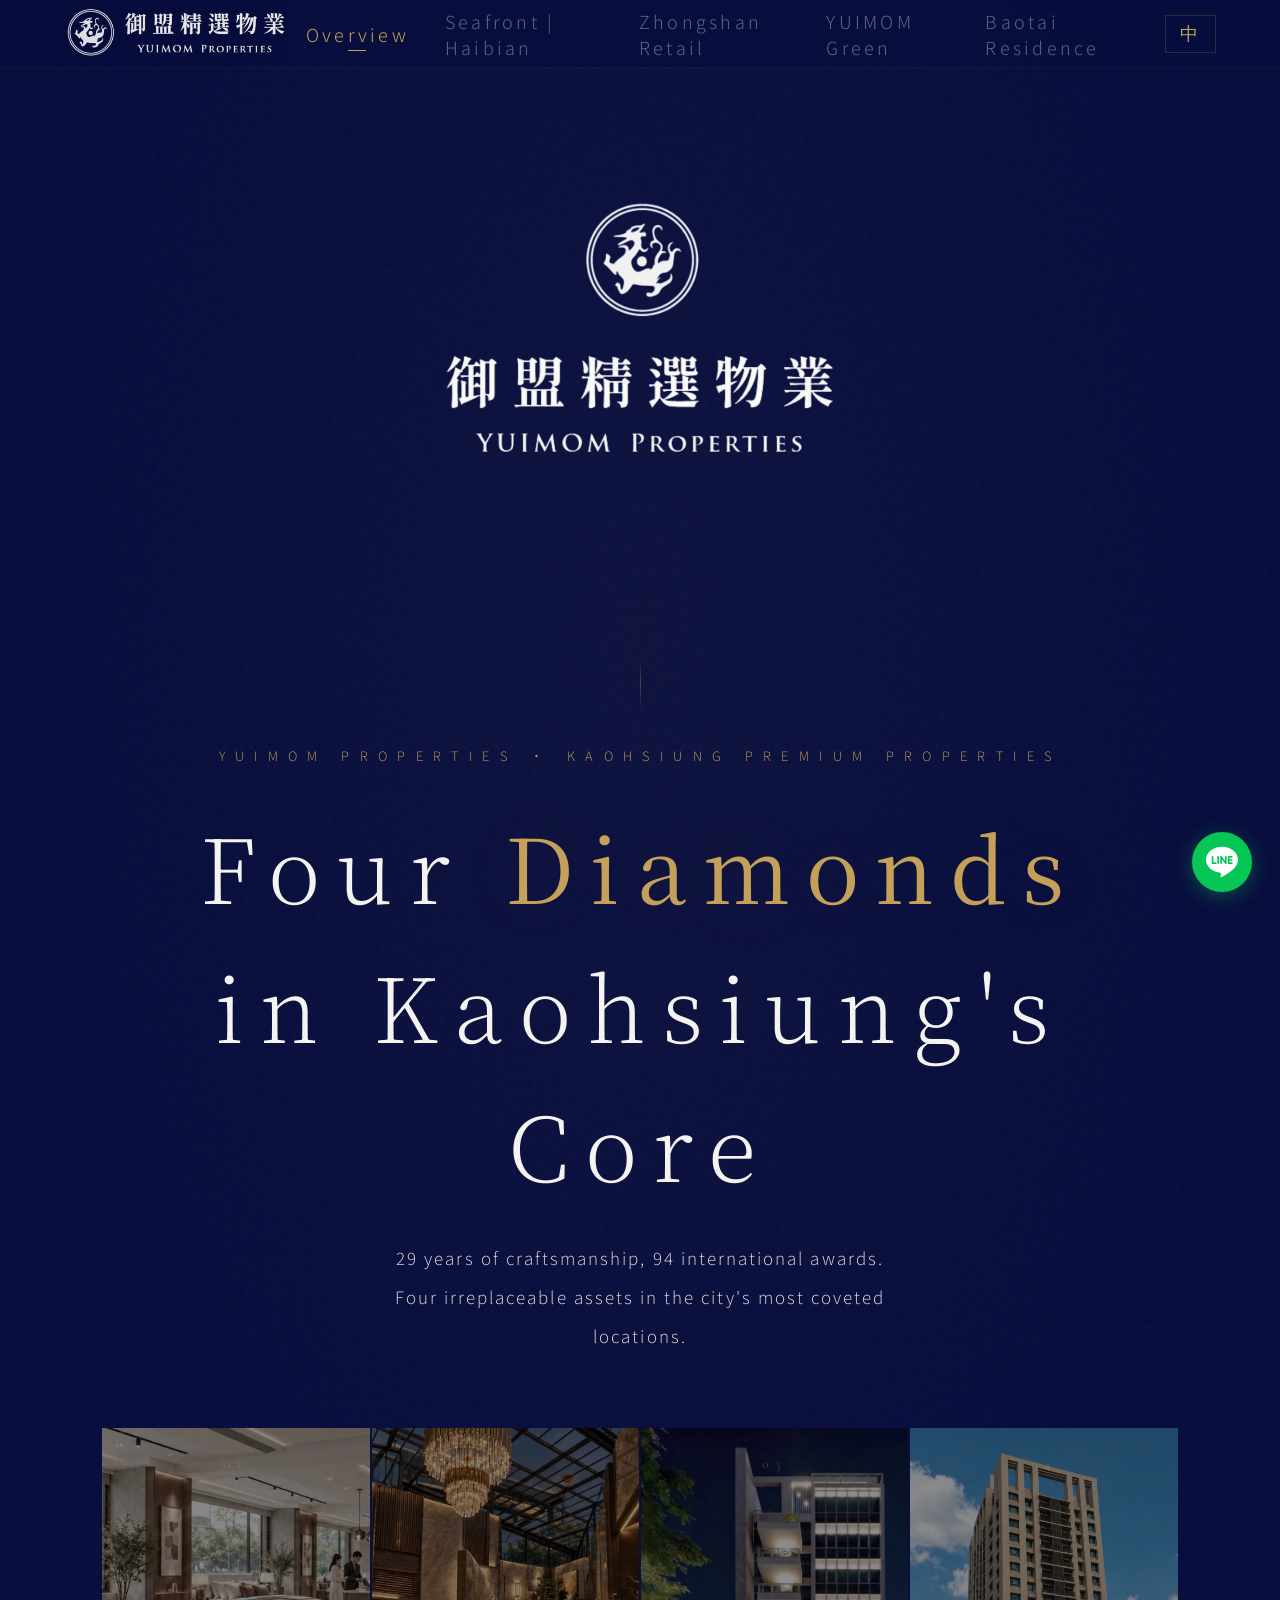
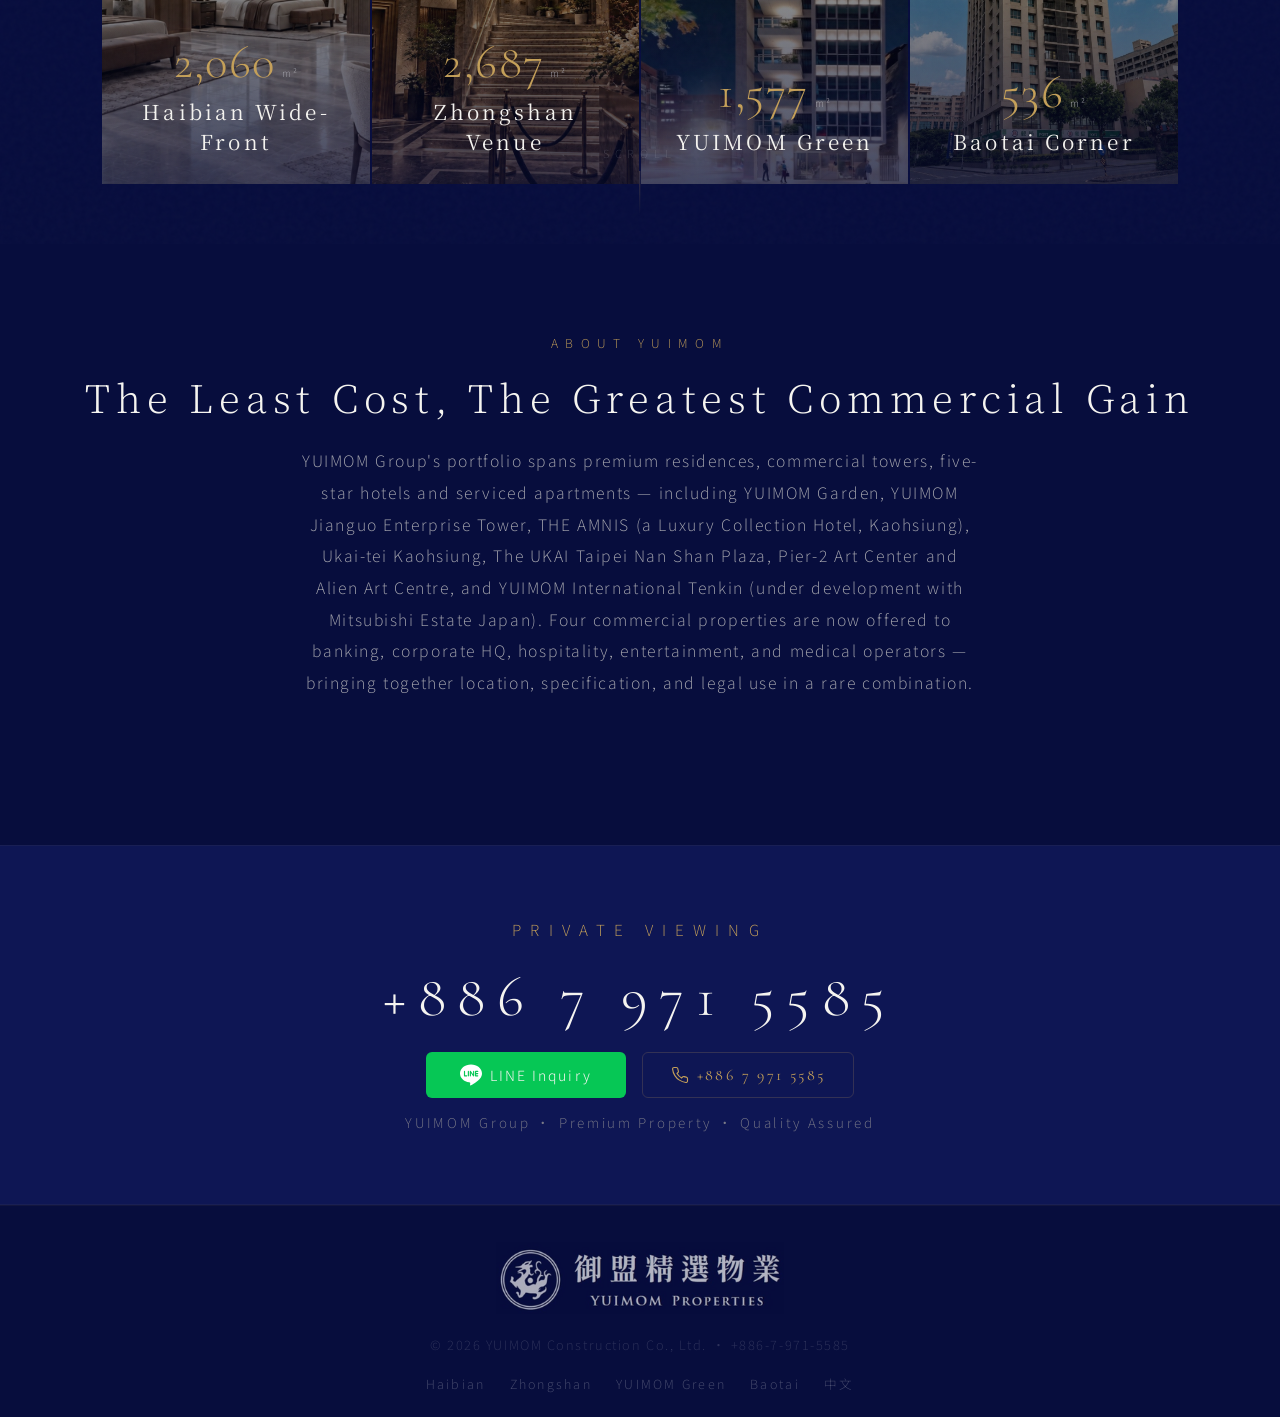
<file: en/index.html>
<!DOCTYPE html>
<html lang="en">
<head>
<meta charset="UTF-8">
<script async src="https://www.googletagmanager.com/gtag/js?id=G-CNVHKR45CL"></script>
<script>window.dataLayer=window.dataLayer||[];function gtag(){dataLayer.push(arguments);}gtag('js',new Date());gtag('config','G-CNVHKR45CL');gtag('config','AW-16712454382');</script>
<!-- Meta Pixel Code -->
<script>
!function(f,b,e,v,n,t,s)
{if(f.fbq)return;n=f.fbq=function(){n.callMethod?
n.callMethod.apply(n,arguments):n.queue.push(arguments)};
if(!f._fbq)f._fbq=n;n.push=n;n.loaded=!0;n.version='2.0';
n.queue=[];t=b.createElement(e);t.async=!0;
t.src=v;s=b.getElementsByTagName(e)[0];
s.parentNode.insertBefore(t,s)}(window, document,'script',
'https://connect.facebook.net/en_US/fbevents.js');
fbq('init', '986780437608046');
fbq('track', 'PageView');
</script>
<noscript><img height="1" width="1" style="display:none"
src="https://www.facebook.com/tr?id=986780437608046&ev=PageView&noscript=1"
/></noscript>
<!-- End Meta Pixel Code -->

<meta name="viewport" content="width=device-width, initial-scale=1.0">
<link rel="icon" href="/favicon.ico" sizes="32x32">
<link rel="icon" href="/images/favicon-192.png" sizes="192x192" type="image/png">
<link rel="apple-touch-icon" href="/images/apple-touch-icon.png">

<title>YUIMOM Properties — Premium Commercial Real Estate in Kaohsiung</title>
<meta name="description" content="YUIMOM Group, 29 years of craftsmanship and 94 international awards. Four irreplaceable commercial assets in Kaohsiung's golden core: Haibian Wide-Front flagship (2,060 m²), Zhongshan Underground Venue (2,687 m²), YUIMOM Green Standalone Office (1,577 m²), Baotai Golden Corner (536 m²). Private viewing: +886-7-971-5585.">
<meta name="keywords" content="Kaohsiung commercial real estate,Kaohsiung office building,Kaohsiung flagship store,Asia Bay Area Kaohsiung,Kaohsiung banking premises,Kaohsiung restaurant location,YUIMOM Group,standalone office Kaohsiung">
<link rel="canonical" href="https://yuimom.site/en/">
<link rel="alternate" hreflang="zh-Hant" href="https://yuimom.site/">
<link rel="alternate" hreflang="en" href="https://yuimom.site/en/">
<link rel="alternate" hreflang="x-default" href="https://yuimom.site/">

<meta property="og:type" content="website">
<meta property="og:url" content="https://yuimom.site/en/">
<meta property="og:title" content="YUIMOM Properties — Premium Commercial Real Estate in Kaohsiung">
<meta property="og:description" content="Four irreplaceable commercial assets in Kaohsiung — 29 years of craftsmanship, 94 international awards. Private viewing: +886-7-971-5585">
<meta property="og:image" content="https://yuimom.site/images/og-image.jpg">
<meta property="og:image:width" content="1200">
<meta property="og:image:height" content="630">
<meta property="og:site_name" content="YUIMOM Properties">
<meta property="og:locale" content="en_US">
<meta property="og:locale:alternate" content="zh_TW">
<meta name="twitter:card" content="summary_large_image">
<meta name="twitter:image" content="https://yuimom.site/images/og-image.jpg">

<link rel="preconnect" href="https://fonts.googleapis.com">
<link rel="preconnect" href="https://fonts.gstatic.com" crossorigin>
<link href="https://fonts.googleapis.com/css2?family=Noto+Serif+TC:wght@200;300;400;500;600;700;900&family=Noto+Sans+TC:wght@100;200;300;400;500&family=Cormorant+Garamond:wght@300;400;500;600&display=swap" rel="stylesheet">
<link rel="stylesheet" href="/assets/css/main.css">

<script type="application/ld+json">
{
  "@context": "https://schema.org",
  "@type": "RealEstateAgent",
  "name": "YUIMOM Group",
  "alternateName": "御盟建設股份有限公司",
  "url": "https://yuimom.site/en/",
  "logo": "https://yuimom.site/images/logo_nav.png",
  "image": "https://yuimom.site/images/og-image.jpg",
  "telephone": "+886-7-971-5585",
  "address": {
    "@type": "PostalAddress",
    "streetAddress": "No. 236, Datong 1st Rd., Qianjin District",
    "addressLocality": "Kaohsiung City",
    "addressRegion": "TW",
    "addressCountry": "TW"
  },
  "description": "YUIMOM Group, 29 years of craftsmanship in Kaohsiung. Premium residences, commercial towers, five-star hotels.",
  "areaServed": {"@type":"City","name":"Kaohsiung City"},
  "foundingDate": "1997"
}
</script>

<script type="application/ld+json">
{
  "@context": "https://schema.org",
  "@type": "ItemList",
  "itemListElement": [
    {"@type":"ListItem","position":1,"url":"https://yuimom.site/en/haiban/","name":"Haibian Wide-Front Flagship — 45-46 Haibian Rd, Lingya District, Kaohsiung"},
    {"@type":"ListItem","position":2,"url":"https://yuimom.site/en/zhongshan/","name":"Zhongshan Underground Venue — No. 91 Zhongshan 2nd Rd, Qianzhen District, Kaohsiung"},
    {"@type":"ListItem","position":3,"url":"https://yuimom.site/en/changzhuo/","name":"YUIMOM Green Standalone Office — No. 236 Datong 1st Rd, Qianjin District, Kaohsiung"},
    {"@type":"ListItem","position":4,"url":"https://yuimom.site/en/baotai/","name":"Baotai Golden Corner Flagship — No. 308 Baotai Rd, Fengshan District, Kaohsiung"}
  ]
}
</script>

<!-- Meta Pixel — User Interaction Events -->
<script>
(function(){
  if(typeof fbq!=='function')return;
  function fire(name,params){try{fbq('track',name,params||{});}catch(e){}}
  // 等 DOM 載入完
  document.addEventListener('DOMContentLoaded',function(){
    // 電話按鈕 → Contact + Lead
    document.querySelectorAll('a[href^="tel:"]').forEach(function(el){
      el.addEventListener('click',function(){
        fire('Contact',{content_name:'Phone Click',content_category:'Phone'});
        fire('Lead',{content_name:'Phone Click',content_category:'Phone'});
      });
    });
    // LINE 連結 → Contact + Lead
    document.querySelectorAll('a[href*="lin.ee/"]').forEach(function(el){
      el.addEventListener('click',function(){
        fire('Contact',{content_name:'LINE Click',content_category:'LINE'});
        fire('Lead',{content_name:'LINE Click',content_category:'LINE'});
      });
    });
    // 預約鑑賞 cta-section → Schedule（看到該區塊時觸發一次）
    var ctaSec=document.querySelector('.cta-section');
    if(ctaSec && 'IntersectionObserver' in window){
      var obs=new IntersectionObserver(function(entries){
        entries.forEach(function(e){
          if(e.isIntersecting){
            fire('Schedule',{content_name:'Private Viewing CTA'});
            obs.unobserve(e.target);
          }
        });
      },{threshold:0.5});
      obs.observe(ctaSec);
    }
    // 地段區塊 → FindLocation（看到地圖/位置區塊時觸發一次）
    var locSec=document.querySelector('.location-section, .map-section, [id*="location"], [id*="map"]');
    if(locSec && 'IntersectionObserver' in window){
      var obsL=new IntersectionObserver(function(entries){
        entries.forEach(function(e){
          if(e.isIntersecting){
            fire('FindLocation',{content_name:'Location Section'});
            obsL.unobserve(e.target);
          }
        });
      },{threshold:0.4});
      obsL.observe(locSec);
    }
  });
})();
</script>
<!-- End Meta Pixel User Interaction Events -->

</head>
<body>

<nav class="nav" id="mainNav">
  <a href="/en/" aria-label="YUIMOM Group Home"><img class="nav-logo" src="/images/logo_nav.png" alt="YUIMOM Group"></a>
  <div class="nav-toggle" id="navToggle" onclick="toggleMenu()"><span></span><span></span><span></span></div>
  <div class="nav-right" id="navRight">
    <div class="nav-links">
      <a class="nav-link active" href="/en/">Overview</a>
      <a class="nav-link" href="/en/haiban/">Seafront | Haibian</a>
      <a class="nav-link" href="/en/zhongshan/">Zhongshan Retail</a>
      <a class="nav-link" href="/en/changzhuo/">YUIMOM Green</a>
      <a class="nav-link" href="/en/baotai/">Baotai Residence</a>
    </div>
    <a class="lang-btn" href="/" aria-label="切換到中文">中</a>
  </div>
</nav>

<main>
<section>
<div class="hero">
  <img class="hero-logo" id="heroLogo" src="/images/logo_hero.png" alt="YUIMOM Group">
  <div class="hero-line"></div>
  <div class="hero-overline">YUIMOM PROPERTIES  ·  KAOHSIUNG PREMIUM PROPERTIES</div>
  <h1 class="hero-title">Four <span class="accent">Diamonds</span><br>in Kaohsiung's Core</h1>
  <p class="hero-sub">29 years of craftsmanship, 94 international awards.<br>Four irreplaceable assets in the city's most coveted locations.</p>

  <div class="hero-grid">
    <a class="hero-card" href="/en/haiban/" aria-label="Haibian Wide-Front Flagship">
      <img src="/images/haiban.jpg" alt="Haibian Wide-Front Flagship — 34.5m frontage facing Kaohsiung Asia Bay Area">
      <div class="hero-card-content">
        <div class="card-num">01</div>
        <div class="card-stat">2,060<span class="card-unit-inline">m²</span></div>
        <div class="card-title">Haibian Wide-Front</div>
      </div>
    </a>
    <a class="hero-card" href="/en/zhongshan/" aria-label="Zhongshan Underground Venue">
      <img src="/images/zhongshan.jpg" alt="Zhongshan Underground Venue — 2,687 m² U-shaped floor plate, Chunghwa Trade Building">
      <div class="hero-card-content">
        <div class="card-num">02</div>
        <div class="card-stat">2,687<span class="card-unit-inline">m²</span></div>
        <div class="card-title">Zhongshan Venue</div>
      </div>
    </a>
    <a class="hero-card" href="/en/changzhuo/" aria-label="YUIMOM Green Standalone Office">
      <img src="/images/changzhuo.jpg" alt="YUIMOM Green — Grade-A standalone 7+1 floor office tower at Kaohsiung's Four-Avenue heart">
      <div class="hero-card-content">
        <div class="card-num">03</div>
        <div class="card-stat">1,577<span class="card-unit-inline">m²</span></div>
        <div class="card-title">YUIMOM Green</div>
      </div>
    </a>
    <a class="hero-card" href="/en/baotai/" aria-label="Baotai Golden Corner Flagship">
      <img src="/images/baotai_card.jpg" alt="Baotai Golden Corner — banking-grade flagship at Baotai Rd, Fengshan">
      <div class="hero-card-content">
        <div class="card-num">04</div>
        <div class="card-stat">536<span class="card-unit-inline">m²</span></div>
        <div class="card-title">Baotai Corner</div>
      </div>
    </a>
  </div>

  <div class="scroll-ind"><span>SCROLL</span><div class="scroll-pulse"></div></div>
</div>
</section>

<section class="usecase-section">
  <div class="usecase-head">
    <div class="highlights-title reveal reveal-up">ABOUT YUIMOM</div>
    <h2 class="reveal reveal-up">The Least Cost, The Greatest Commercial Gain</h2>
    <p class="reveal reveal-up">YUIMOM Group's portfolio spans premium residences, commercial towers, five-star hotels and serviced apartments — including YUIMOM Garden, YUIMOM Jianguo Enterprise Tower, THE AMNIS (a Luxury Collection Hotel, Kaohsiung), Ukai-tei Kaohsiung, The UKAI Taipei Nan Shan Plaza, Pier-2 Art Center and Alien Art Centre, and YUIMOM International Tenkin (under development with Mitsubishi Estate Japan). Four commercial properties are now offered to banking, corporate HQ, hospitality, entertainment, and medical operators — bringing together location, specification, and legal use in a rare combination.</p>
  </div>
</section>

<div class="cta-section">
  <div class="cta-label">PRIVATE VIEWING</div>
  <a href="tel:+886-7-971-5585" style="font-family:var(--eng);font-size:clamp(2.2rem,4.5vw,3.2rem);font-weight:300;letter-spacing:0.2em;color:var(--white);text-decoration:none;display:block;margin-bottom:10px">+886 7 971 5585</a>
  <div class="cta-actions">
    <a href="https://lin.ee/XohJVp8" target="_blank" rel="noopener" class="cta-line">
      <svg viewBox="0 0 24 24" fill="white"><path d="M19.365 9.863c.349 0 .63.285.63.631 0 .345-.281.63-.63.63H17.61v1.125h1.755c.349 0 .63.283.63.63 0 .344-.281.629-.63.629h-2.386c-.345 0-.627-.285-.627-.629V8.108c0-.345.282-.63.63-.63h2.386c.346 0 .627.285.627.63 0 .349-.281.63-.63.63H17.61v1.125h1.755zm-3.855 3.016c0 .27-.174.51-.432.596-.064.021-.133.031-.199.031-.211 0-.391-.09-.51-.25l-2.443-3.317v2.94c0 .344-.279.629-.631.629-.346 0-.626-.285-.626-.629V8.108c0-.27.173-.51.43-.595.06-.023.136-.033.194-.033.195 0 .375.104.495.254l2.462 3.33V8.108c0-.345.282-.63.63-.63.345 0 .63.285.63.63v4.771zm-5.741 0c0 .344-.282.629-.631.629-.345 0-.627-.285-.627-.629V8.108c0-.345.282-.63.63-.63.346 0 .628.285.628.63v4.771zm-2.466.629H4.917c-.345 0-.63-.285-.63-.629V8.108c0-.345.285-.63.63-.63.348 0 .63.285.63.63v4.141h1.756c.348 0 .629.283.629.63 0 .344-.282.629-.629.629M24 10.314C24 4.943 18.615.572 12 .572S0 4.943 0 10.314c0 4.811 4.27 8.842 10.035 9.608.391.082.923.258 1.058.59.12.301.079.766.038 1.08l-.164 1.02c-.045.301-.24 1.186 1.049.645 1.291-.539 6.916-4.078 9.436-6.975C23.176 14.393 24 12.458 24 10.314"/></svg>
      <span>LINE Inquiry</span>
    </a>
    <a href="tel:+886-7-971-5585" class="cta-tel">
      <svg viewBox="0 0 24 24" fill="none" stroke="currentColor" stroke-width="1.5"><path d="M22 16.92v3a2 2 0 01-2.18 2 19.79 19.79 0 01-8.63-3.07 19.5 19.5 0 01-6-6 19.79 19.79 0 01-3.07-8.67A2 2 0 014.11 2h3a2 2 0 012 1.72c.127.96.361 1.903.7 2.81a2 2 0 01-.45 2.11L8.09 9.91a16 16 0 006 6l1.27-1.27a2 2 0 012.11-.45c.907.339 1.85.573 2.81.7A2 2 0 0122 16.92z"/></svg>
      <span>+886 7 971 5585</span>
    </a>
  </div>
  <div class="cta-note">YUIMOM Group  ·  Premium Property  ·  Quality Assured</div>
</div>
</main>

<div class="mobile-cta-bar" role="navigation" aria-label="Quick Contact">
  <div class="mobile-cta-bar-inner">
    <a href="tel:+886-7-971-5585" class="mcta-tel" aria-label="Call +886-7-971-5585">
      <svg viewBox="0 0 24 24" fill="none" stroke="currentColor" stroke-width="1.5"><path d="M22 16.92v3a2 2 0 01-2.18 2 19.79 19.79 0 01-8.63-3.07 19.5 19.5 0 01-6-6 19.79 19.79 0 01-3.07-8.67A2 2 0 014.11 2h3a2 2 0 012 1.72c.127.96.361 1.903.7 2.81a2 2 0 01-.45 2.11L8.09 9.91a16 16 0 006 6l1.27-1.27a2 2 0 012.11-.45c.907.339 1.85.573 2.81.7A2 2 0 0122 16.92z"/></svg>
      <span>Call Now</span>
    </a>
    <a href="https://lin.ee/XohJVp8" target="_blank" rel="noopener" class="mcta-line" aria-label="LINE Inquiry">
      <svg viewBox="0 0 24 24" fill="white"><path d="M19.365 9.863c.349 0 .63.285.63.631 0 .345-.281.63-.63.63H17.61v1.125h1.755c.349 0 .63.283.63.63 0 .344-.281.629-.63.629h-2.386c-.345 0-.627-.285-.627-.629V8.108c0-.345.282-.63.63-.63h2.386c.346 0 .627.285.627.63 0 .349-.281.63-.63.63H17.61v1.125h1.755zm-3.855 3.016c0 .27-.174.51-.432.596-.064.021-.133.031-.199.031-.211 0-.391-.09-.51-.25l-2.443-3.317v2.94c0 .344-.279.629-.631.629-.346 0-.626-.285-.626-.629V8.108c0-.27.173-.51.43-.595.06-.023.136-.033.194-.033.195 0 .375.104.495.254l2.462 3.33V8.108c0-.345.282-.63.63-.63.345 0 .63.285.63.63v4.771zm-5.741 0c0 .344-.282.629-.631.629-.345 0-.627-.285-.627-.629V8.108c0-.345.282-.63.63-.63.346 0 .628.285.628.63v4.771zm-2.466.629H4.917c-.345 0-.63-.285-.63-.629V8.108c0-.345.285-.63.63-.63.348 0 .63.285.63.63v4.141h1.756c.348 0 .629.283.629.63 0 .344-.282.629-.629.629M24 10.314C24 4.943 18.615.572 12 .572S0 4.943 0 10.314c0 4.811 4.27 8.842 10.035 9.608.391.082.923.258 1.058.59.12.301.079.766.038 1.08l-.164 1.02c-.045.301-.24 1.186 1.049.645 1.291-.539 6.916-4.078 9.436-6.975C23.176 14.393 24 12.458 24 10.314"/></svg>
      <span>LINE</span>
    </a>
  </div>
</div>

<a href="https://lin.ee/XohJVp8" target="_blank" rel="noopener" class="line-float" aria-label="LINE"><svg viewBox="0 0 24 24" fill="white"><path d="M19.365 9.863c.349 0 .63.285.63.631 0 .345-.281.63-.63.63H17.61v1.125h1.755c.349 0 .63.283.63.63 0 .344-.281.629-.63.629h-2.386c-.345 0-.627-.285-.627-.629V8.108c0-.345.282-.63.63-.63h2.386c.346 0 .627.285.627.63 0 .349-.281.63-.63.63H17.61v1.125h1.755zm-3.855 3.016c0 .27-.174.51-.432.596-.064.021-.133.031-.199.031-.211 0-.391-.09-.51-.25l-2.443-3.317v2.94c0 .344-.279.629-.631.629-.346 0-.626-.285-.626-.629V8.108c0-.27.173-.51.43-.595.06-.023.136-.033.194-.033.195 0 .375.104.495.254l2.462 3.33V8.108c0-.345.282-.63.63-.63.345 0 .63.285.63.63v4.771zm-5.741 0c0 .344-.282.629-.631.629-.345 0-.627-.285-.627-.629V8.108c0-.345.282-.63.63-.63.346 0 .628.285.628.63v4.771zm-2.466.629H4.917c-.345 0-.63-.285-.63-.629V8.108c0-.345.285-.63.63-.63.348 0 .63.285.63.63v4.141h1.756c.348 0 .629.283.629.63 0 .344-.282.629-.629.629M24 10.314C24 4.943 18.615.572 12 .572S0 4.943 0 10.314c0 4.811 4.27 8.842 10.035 9.608.391.082.923.258 1.058.59.12.301.079.766.038 1.08l-.164 1.02c-.045.301-.24 1.186 1.049.645 1.291-.539 6.916-4.078 9.436-6.975C23.176 14.393 24 12.458 24 10.314"/></svg></a>

<footer class="footer">
  <img class="footer-logo" src="/images/logo_nav.png" alt="YUIMOM Group">
  <div class="footer-copy">© 2026 YUIMOM Construction Co., Ltd.  ·  +886-7-971-5585</div>
  <div class="footer-links">
    <a href="/en/haiban/">Haibian</a>
    <a href="/en/zhongshan/">Zhongshan</a>
    <a href="/en/changzhuo/">YUIMOM Green</a>
    <a href="/en/baotai/">Baotai</a>
    <a href="/">中文</a>
  </div>
</footer>

<script src="/assets/js/main.js"></script>
</body>
</html>
</file>
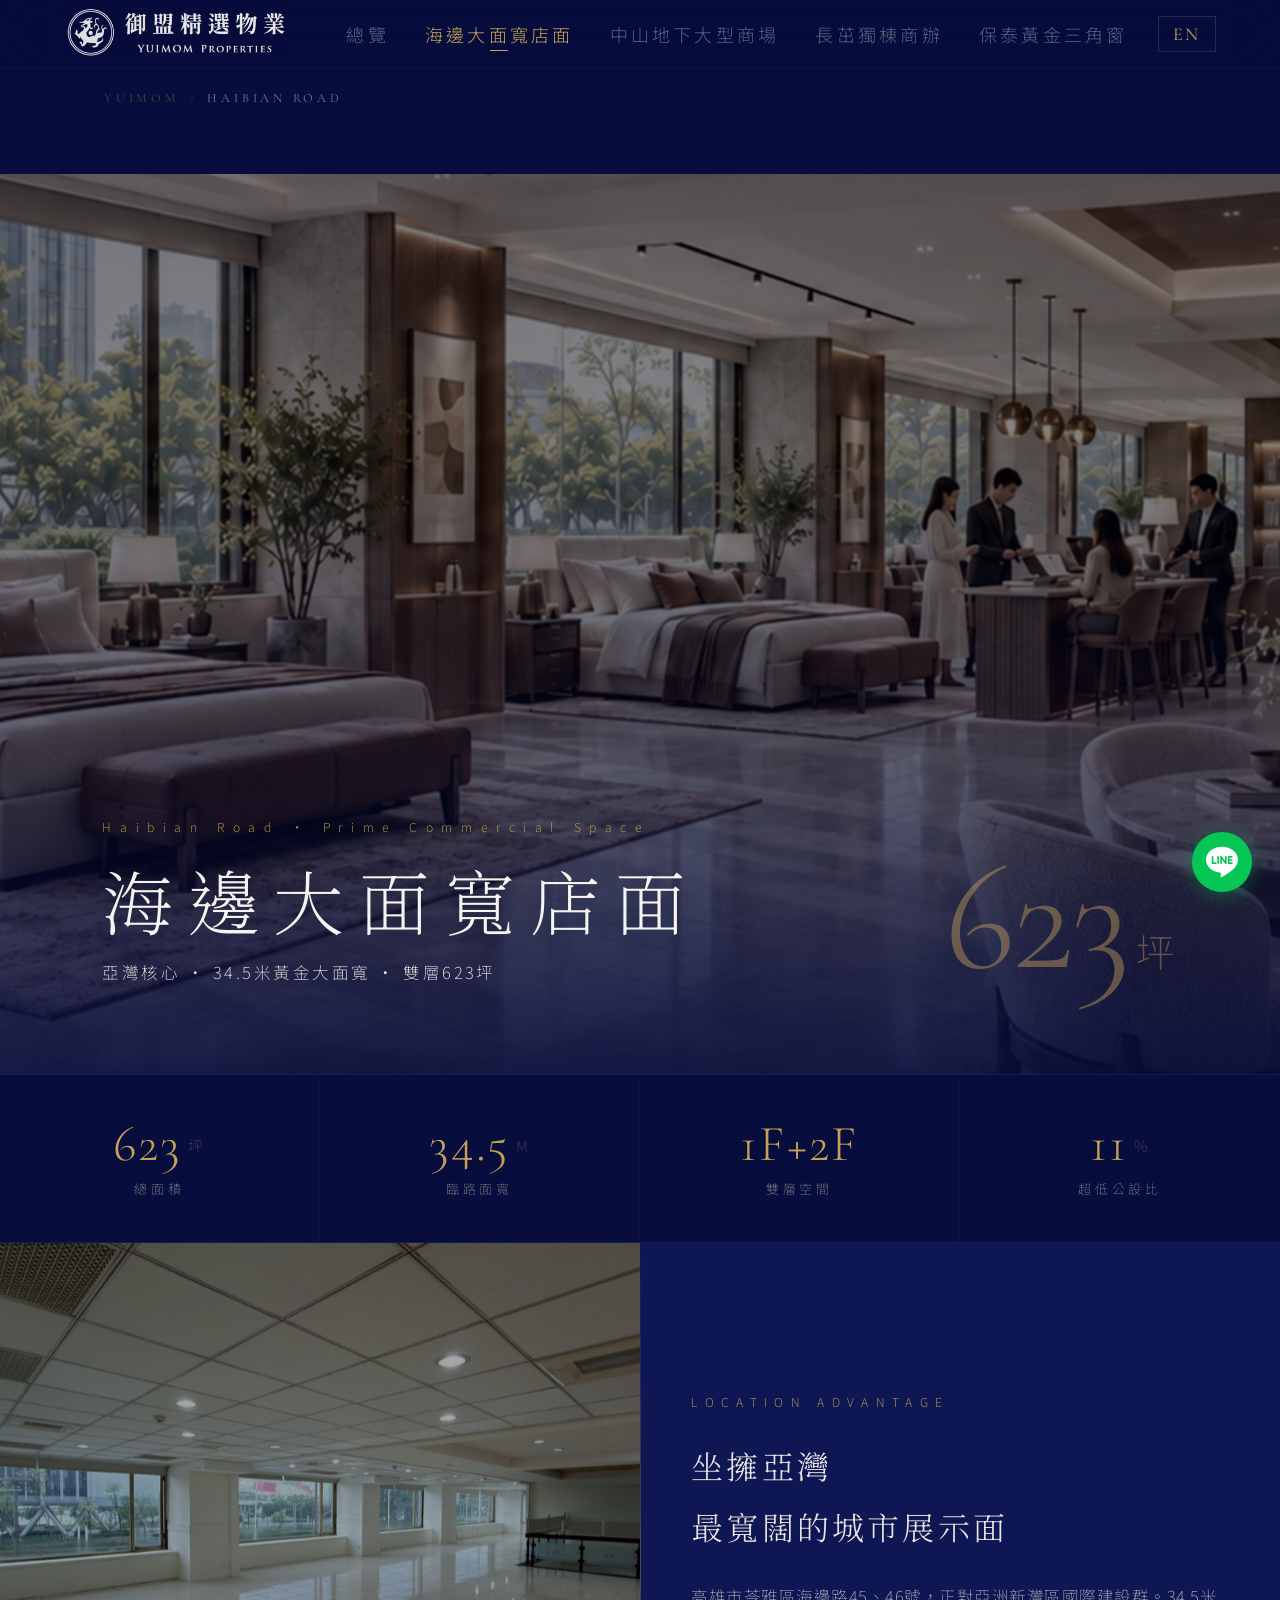
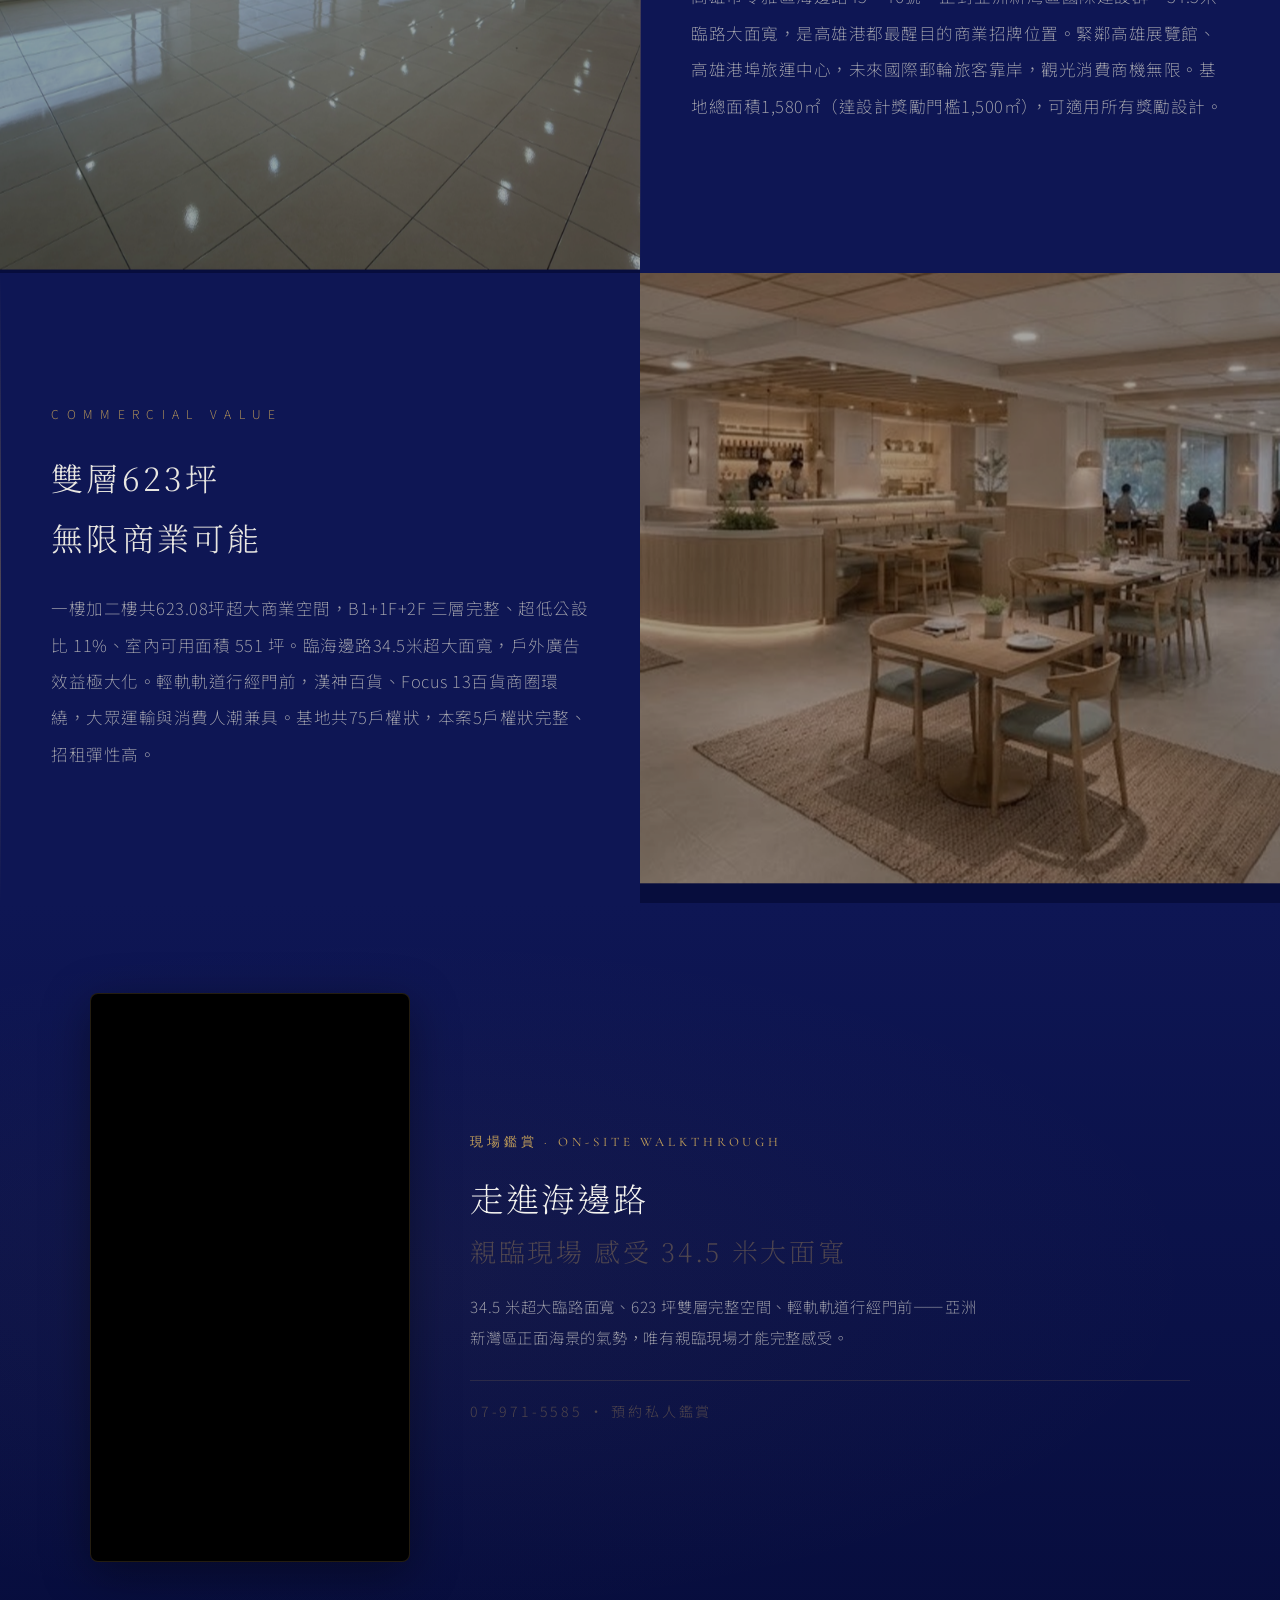
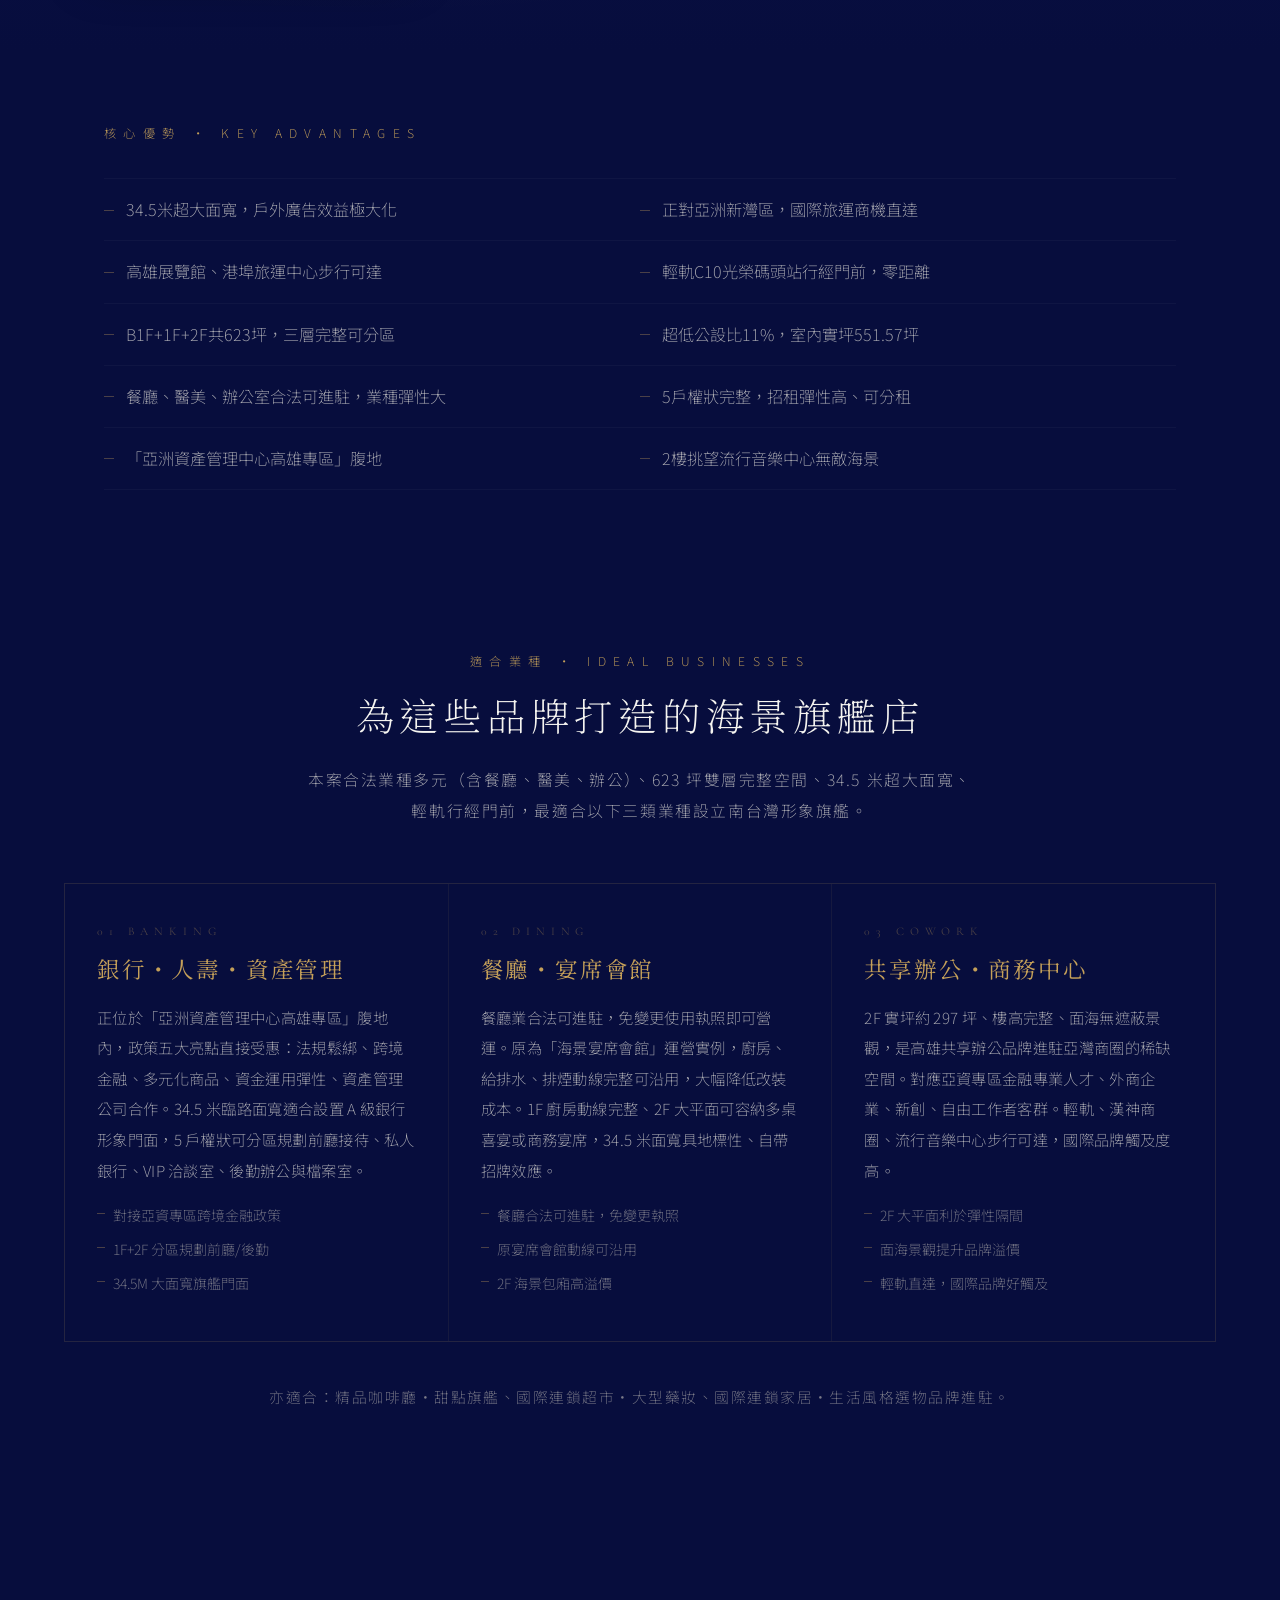
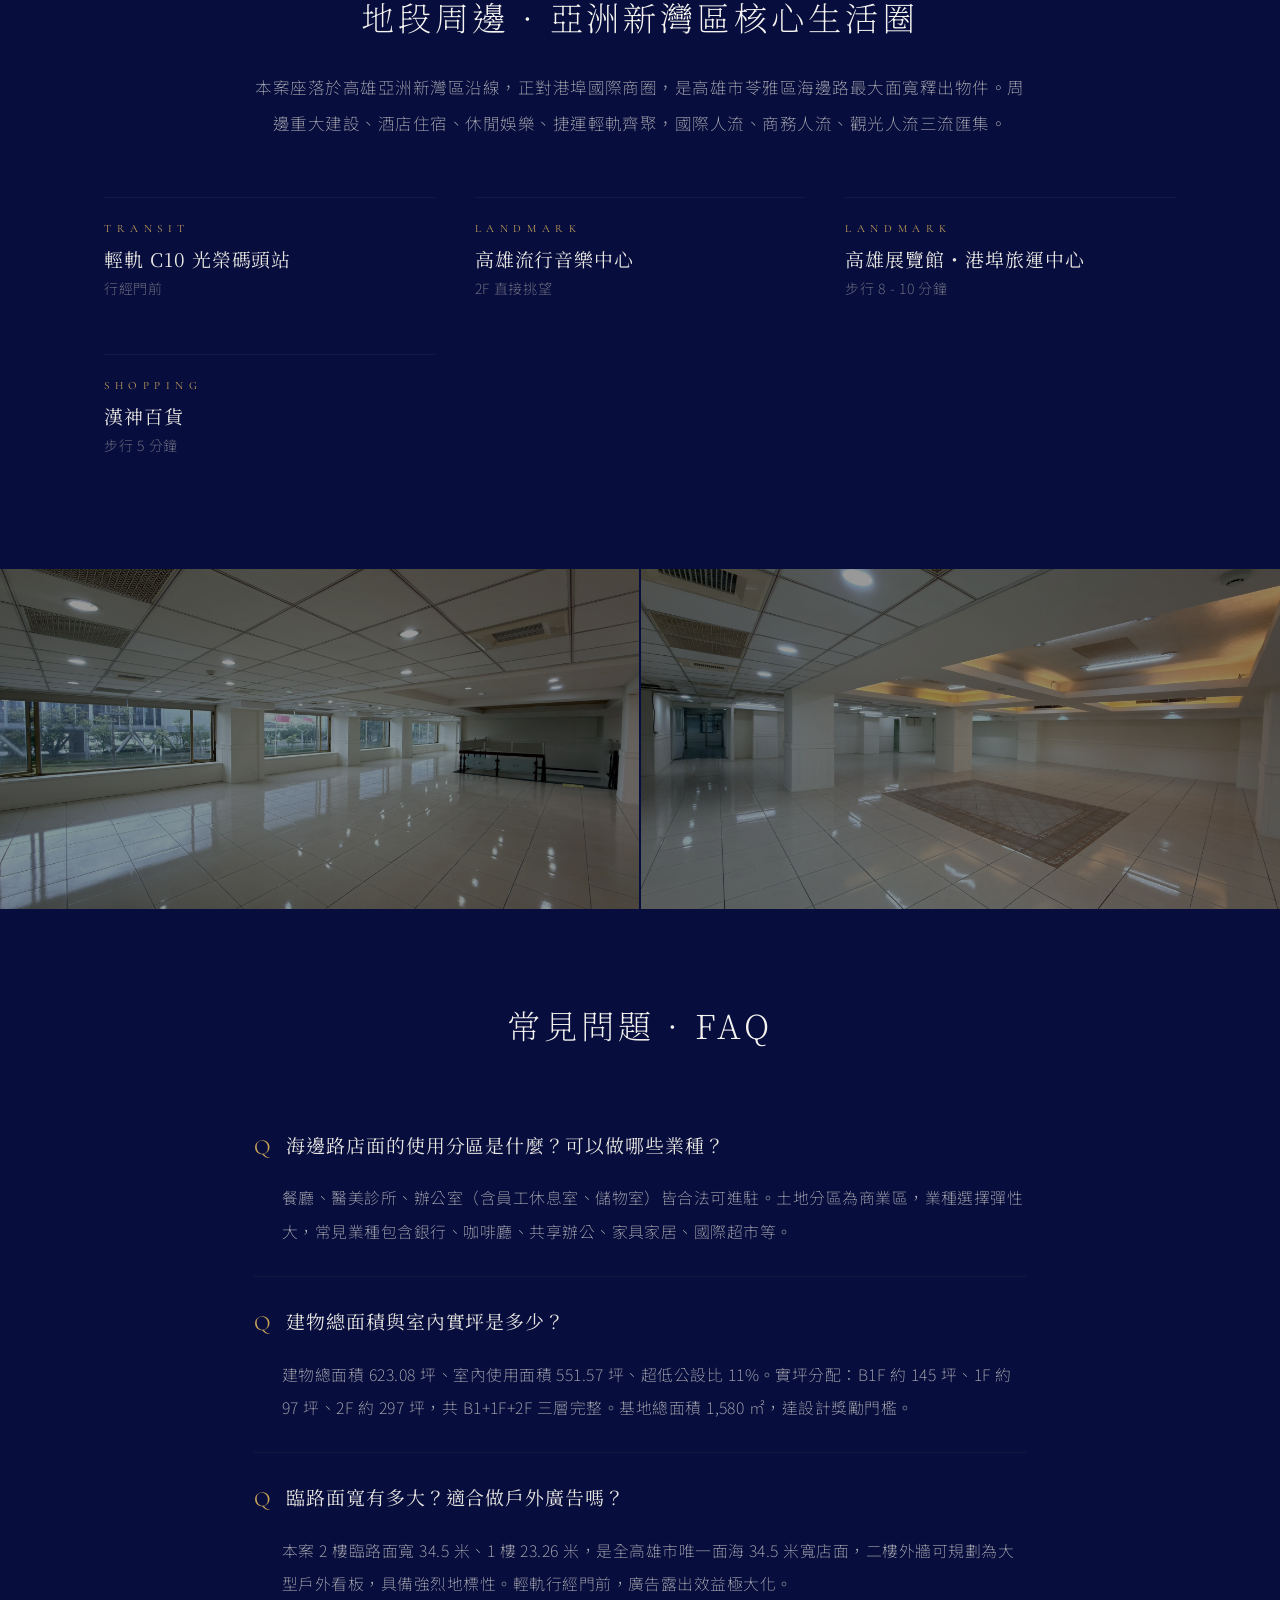
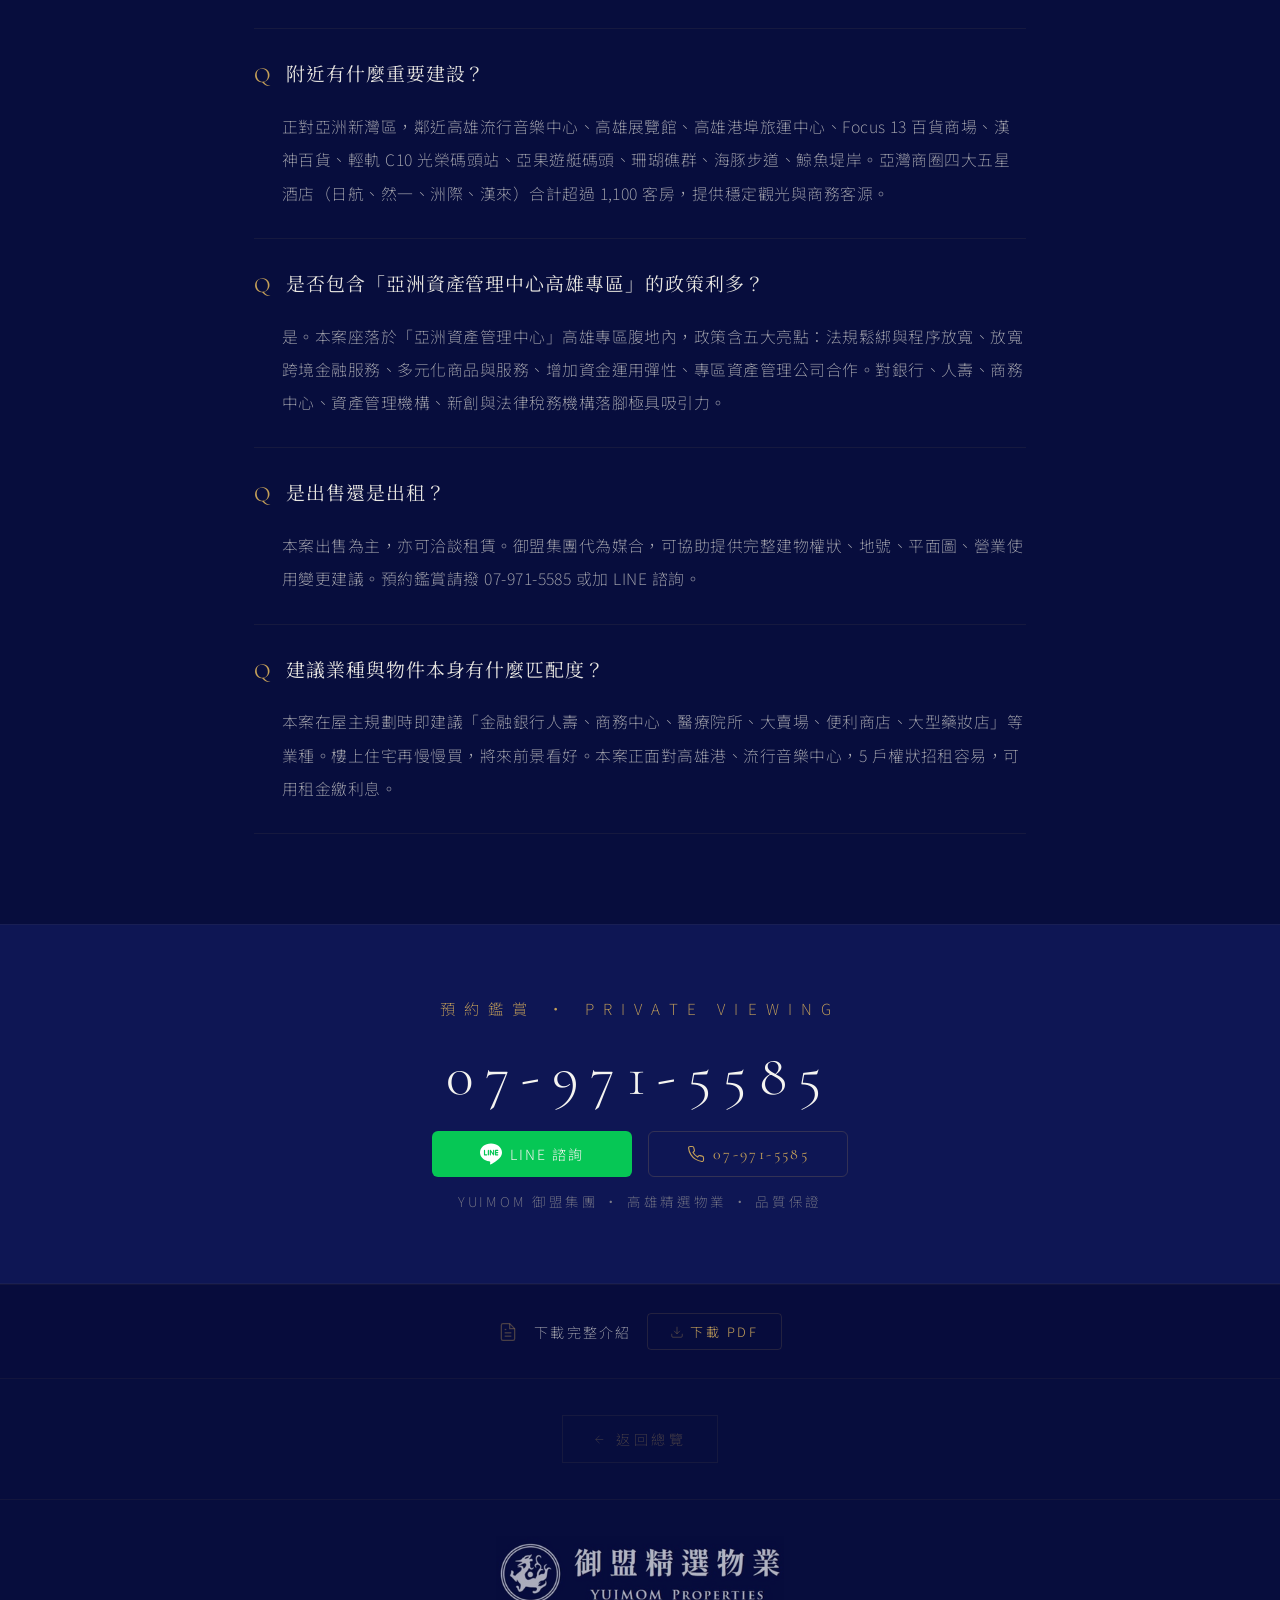
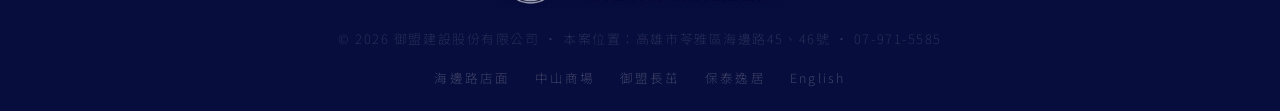
<file: haiban/index.html>
<!DOCTYPE html>
<html lang="zh-Hant">
<head>
<meta charset="UTF-8">
<script async src="https://www.googletagmanager.com/gtag/js?id=G-CNVHKR45CL"></script>
<script>window.dataLayer=window.dataLayer||[];function gtag(){dataLayer.push(arguments);}gtag('js',new Date());gtag('config','G-CNVHKR45CL');gtag('config','AW-16712454382');</script>
<!-- Meta Pixel Code -->
<script>
!function(f,b,e,v,n,t,s)
{if(f.fbq)return;n=f.fbq=function(){n.callMethod?
n.callMethod.apply(n,arguments):n.queue.push(arguments)};
if(!f._fbq)f._fbq=n;n.push=n;n.loaded=!0;n.version='2.0';
n.queue=[];t=b.createElement(e);t.async=!0;
t.src=v;s=b.getElementsByTagName(e)[0];
s.parentNode.insertBefore(t,s)}(window, document,'script',
'https://connect.facebook.net/en_US/fbevents.js');
fbq('init', '986780437608046');
fbq('track', 'PageView');
fbq('track', 'ViewContent', {content_name: '海邊大面寬店面', content_ids: ['haiban'], content_type: 'product', content_category: 'Commercial Real Estate'});

</script>
<noscript><img height="1" width="1" style="display:none"
src="https://www.facebook.com/tr?id=986780437608046&ev=PageView&noscript=1"
/></noscript>
<!-- End Meta Pixel Code -->

<meta name="viewport" content="width=device-width, initial-scale=1.0">
<link rel="icon" href="/favicon.ico" sizes="32x32">
<link rel="icon" href="/images/favicon-192.png" sizes="192x192" type="image/png">
<link rel="apple-touch-icon" href="/images/apple-touch-icon.png">

<title>海邊路34.5米大面寬店面｜亞洲新灣區623坪雙層旗艦 — 御盟精選物業</title>
<meta name="description" content="高雄苓雅區海邊路45、46號信青海大廈，B1+1F+2F共623.08坪、室內551坪、超低公設比11%、34.5米超大臨路面寬。餐廳、醫美診所、辦公室皆合法可進駐。正對亞洲新灣區、輕軌C10光榮碼頭站、流行音樂中心。最適合銀行、共享辦公室、餐廳、咖啡廳、國際超市、KTV、家具家居品牌進駐。聯絡專線 07-971-5585。">
<meta name="keywords" content="高雄海邊路店面,亞洲新灣區店面,苓雅區商業店面,高雄輕軌店面,大面寬店面,高雄餐廳店面,高雄咖啡廳店面,高雄KTV店面,高雄家具店店面,共享辦公室高雄,國際超市選址,海景店面,高雄銀行店面,信青海大廈,流行音樂中心商圈">
<link rel="canonical" href="https://yuimom.site/haiban/">
<link rel="alternate" hreflang="zh-Hant" href="https://yuimom.site/haiban/">
<link rel="alternate" hreflang="en" href="https://yuimom.site/en/haiban/">
<link rel="alternate" hreflang="x-default" href="https://yuimom.site/haiban/">

<meta property="og:type" content="article">
<meta property="og:url" content="https://yuimom.site/haiban/">
<meta property="og:title" content="海邊路34.5米大面寬店面｜亞洲新灣區623坪雙層旗艦">
<meta property="og:description" content="高雄唯一面對港埠34.5米大面寬店面，B1+1F+2F共623坪。最適銀行、共享辦公、餐廳、咖啡廳、國際超市、KTV、家具品牌旗艦店進駐。">
<meta property="og:image" content="https://yuimom.site/images/haiban.jpg">
<meta property="og:image:width" content="1200">
<meta property="og:image:height" content="630">
<meta property="og:site_name" content="御盟精選物業">
<meta property="og:locale" content="zh_TW">
<meta name="twitter:card" content="summary_large_image">
<meta name="twitter:image" content="https://yuimom.site/images/haiban.jpg">

<link rel="preconnect" href="https://fonts.googleapis.com">
<link rel="preconnect" href="https://fonts.gstatic.com" crossorigin>
<link href="https://fonts.googleapis.com/css2?family=Noto+Serif+TC:wght@200;300;400;500;600;700;900&family=Noto+Sans+TC:wght@100;200;300;400;500&family=Cormorant+Garamond:wght@300;400;500;600&display=swap" rel="stylesheet">
<link rel="stylesheet" href="/assets/css/main.css">

<!-- JSON-LD: RealEstateListing -->
<script type="application/ld+json">
{
  "@context": "https://schema.org",
  "@type": "Product",
  "name": "海邊大面寬店面 — 信青海大廈",
  "description": "高雄苓雅區海邊路45、46號，建物總面積623.08坪，B1F+1F+2F三層完整，超低公設比11%，34.5米超大臨路面寬。餐廳、醫美診所、辦公室皆合法可進駐。",
  "image": [
    "https://yuimom.site/images/haiban.jpg",
    "https://yuimom.site/images/haiban2.jpg",
    "https://yuimom.site/images/haiban3.jpg"
  ],
  "brand": {"@type":"Brand","name":"御盟集團"},
  "category": "商用不動產 / Commercial Real Estate",
  "offers": {
    "@type": "Offer",
    "url": "https://yuimom.site/haiban/",
    "priceCurrency": "TWD",
    "availability": "https://schema.org/InStock",
    "seller": {"@type":"Organization","name":"御盟建設股份有限公司","telephone":"+886-7-971-5585"}
  }
}
</script>

<!-- JSON-LD: BreadcrumbList -->
<script type="application/ld+json">
{
  "@context": "https://schema.org",
  "@type": "BreadcrumbList",
  "itemListElement": [
    {"@type":"ListItem","position":1,"name":"首頁","item":"https://yuimom.site/"},
    {"@type":"ListItem","position":2,"name":"海邊大面寬店面","item":"https://yuimom.site/haiban/"}
  ]
}
</script>

<!-- JSON-LD: FAQPage -->
<script type="application/ld+json">
{
  "@context": "https://schema.org",
  "@type": "FAQPage",
  "mainEntity": [
    {"@type":"Question","name":"海邊路店面可以做哪些業種？","acceptedAnswer":{"@type":"Answer","text":"餐廳、醫美診所、辦公室（含員工休息室、儲物室）皆合法可進駐。土地分區為商業區，業種選擇彈性大。"}},
    {"@type":"Question","name":"建物總面積與室內實坪是多少？","acceptedAnswer":{"@type":"Answer","text":"建物總面積623.08坪、室內使用面積551.57坪、超低公設比11%。實坪分配：B1F約145坪、1F約97坪、2F約297坪，共B1+1F+2F三層完整。"}},
    {"@type":"Question","name":"臨路面寬有多大？適合做戶外廣告嗎？","acceptedAnswer":{"@type":"Answer","text":"本案2樓臨路面寬34.5米，是全高雄市唯一面海34.5米寬店面，二樓外牆可規劃為大型戶外看板，具備強烈地標性。輕軌行經門前，廣告露出效益極大化。"}},
    {"@type":"Question","name":"附近有什麼重要建設？","acceptedAnswer":{"@type":"Answer","text":"正對亞洲新灣區，鄰近高雄流行音樂中心、高雄展覽館、高雄港埠旅運中心、Focus 13百貨商場、漢神百貨、輕軌C10光榮碼頭站、亞果遊艇碼頭、珊瑚礁群、海豚步道、鯨魚堤岸。"}},
    {"@type":"Question","name":"是否包含「亞洲資產管理中心高雄專區」的政策利多？","acceptedAnswer":{"@type":"Answer","text":"是。本案座落於「亞洲資產管理中心」高雄專區腹地內，政策含法規鬆綁、跨境金融服務、多元化商品、資金運用彈性、資產管理公司合作五大亮點，對銀行、人壽、商務中心、資產管理機構落腳極具吸引力。"}}
  ]
}
</script>

<!-- Meta Pixel — User Interaction Events -->
<script>
(function(){
  if(typeof fbq!=='function')return;
  function fire(name,params){try{fbq('track',name,params||{});}catch(e){}}
  // 等 DOM 載入完
  document.addEventListener('DOMContentLoaded',function(){
    // 電話按鈕 → Contact + Lead
    document.querySelectorAll('a[href^="tel:"]').forEach(function(el){
      el.addEventListener('click',function(){
        fire('Contact',{content_name:'Phone Click',content_category:'Phone'});
        fire('Lead',{content_name:'Phone Click',content_category:'Phone'});
      });
    });
    // LINE 連結 → Contact + Lead
    document.querySelectorAll('a[href*="lin.ee/"]').forEach(function(el){
      el.addEventListener('click',function(){
        fire('Contact',{content_name:'LINE Click',content_category:'LINE'});
        fire('Lead',{content_name:'LINE Click',content_category:'LINE'});
      });
    });
    // 預約鑑賞 cta-section → Schedule（看到該區塊時觸發一次）
    var ctaSec=document.querySelector('.cta-section');
    if(ctaSec && 'IntersectionObserver' in window){
      var obs=new IntersectionObserver(function(entries){
        entries.forEach(function(e){
          if(e.isIntersecting){
            fire('Schedule',{content_name:'Private Viewing CTA'});
            obs.unobserve(e.target);
          }
        });
      },{threshold:0.5});
      obs.observe(ctaSec);
    }
    // 地段區塊 → FindLocation（看到地圖/位置區塊時觸發一次）
    var locSec=document.querySelector('.location-section, .map-section, [id*="location"], [id*="map"]');
    if(locSec && 'IntersectionObserver' in window){
      var obsL=new IntersectionObserver(function(entries){
        entries.forEach(function(e){
          if(e.isIntersecting){
            fire('FindLocation',{content_name:'Location Section'});
            obsL.unobserve(e.target);
          }
        });
      },{threshold:0.4});
      obsL.observe(locSec);
    }
  });
})();
</script>
<!-- End Meta Pixel User Interaction Events -->

</head>
<body>

<nav class="nav" id="mainNav">
  <a href="/" aria-label="御盟集團 首頁"><img class="nav-logo" src="/images/logo_nav.png" alt="御盟集團 YUIMOM GROUP"></a>
  <div class="nav-toggle" id="navToggle" onclick="toggleMenu()"><span></span><span></span><span></span></div>
  <div class="nav-right" id="navRight">
    <div class="nav-links">
      <a class="nav-link" href="/">總覽</a>
      <a class="nav-link active" href="/haiban/">海邊大面寬店面</a>
      <a class="nav-link" href="/zhongshan/">中山地下大型商場</a>
      <a class="nav-link" href="/changzhuo/">長茁獨棟商辦</a>
      <a class="nav-link" href="/baotai/">保泰黃金三角窗</a>
    </div>
    <a class="lang-btn" href="/en/haiban/" aria-label="Switch to English">EN</a>
  </div>
</nav>

<main>

<!-- Breadcrumb -->
<nav class="breadcrumb" aria-label="麵包屑">
  <a href="/">YUIMOM</a><span class="sep">/</span>HAIBIAN ROAD
</nav>

<!-- Hero -->
<section class="prop-hero">
  <img class="prop-hero-img parallax-bg" src="/images/haiban.jpg" alt="高雄苓雅區海邊路45、46號 — 亞洲新灣區34.5米大面寬店面">
  <div class="prop-hero-overlay">
    <div class="prop-overline">Haibian Road  ·  Prime Commercial Space</div>
    <h1 class="prop-title">海邊大面寬店面</h1>
    <p class="prop-tagline">亞灣核心 · 34.5米黃金大面寬 · 雙層623坪</p>
  </div>
  <div class="prop-hero-stat"><div class="big-num">623<span class="big-unit">坪</span></div></div>
</section>

<div class="prop-body">

<!-- 規格條 -->
<div class="stats-strip">
  <div class="stat-cell reveal reveal-up"><div class="stat-num">623<span class="stat-unit">坪</span></div><div class="stat-label">總面積</div></div>
  <div class="stat-cell reveal reveal-up"><div class="stat-num">34.5<span class="stat-unit">M</span></div><div class="stat-label">臨路面寬</div></div>
  <div class="stat-cell reveal reveal-up"><div class="stat-num">1F+2F</div><div class="stat-label">雙層空間</div></div>
  <div class="stat-cell reveal reveal-up"><div class="stat-num">11<span class="stat-unit">%</span></div><div class="stat-label">超低公設比</div></div>
</div>

<!-- Invite 1 -->
<div class="invite-block">
  <div class="invite-image"><img class="parallax-bg" src="/images/haiban2.jpg" alt="海邊路店面外觀 — 34.5米大面寬"></div>
  <div class="invite-text">
    <div class="invite-label reveal reveal-up">LOCATION ADVANTAGE</div>
    <h2 class="invite-heading reveal reveal-up">坐擁亞灣<br>最寬闊的城市展示面</h2>
    <p class="invite-body reveal reveal-up">高雄市苓雅區海邊路45、46號，正對亞洲新灣區國際建設群。34.5米臨路大面寬，是高雄港都最醒目的商業招牌位置。緊鄰高雄展覽館、高雄港埠旅運中心，未來國際郵輪旅客靠岸，觀光消費商機無限。基地總面積1,580㎡（達設計獎勵門檻1,500㎡），可適用所有獎勵設計。</p>
  </div>
</div>

<!-- Invite 2 -->
<div class="invite-block">
  <div class="invite-text">
    <div class="invite-label reveal reveal-up">COMMERCIAL VALUE</div>
    <h2 class="invite-heading reveal reveal-up">雙層623坪<br>無限商業可能</h2>
    <p class="invite-body reveal reveal-up">一樓加二樓共623.08坪超大商業空間，B1+1F+2F 三層完整、超低公設比 11%、室內可用面積 551 坪。臨海邊路34.5米超大面寬，戶外廣告效益極大化。輕軌軌道行經門前，漢神百貨、Focus 13百貨商圈環繞，大眾運輸與消費人潮兼具。基地共75戶權狀，本案5戶權狀完整、招租彈性高。</p>
  </div>
  <div class="invite-image"><img class="parallax-bg" src="/images/haiban3.jpg" alt="海邊路店面內部空間 — 室內551坪"></div>
</div>

<!-- 現場鑑賞 影片區 -->
<section class="walkthrough-section">
  <div class="walkthrough-inner">
    <div class="walkthrough-video reveal reveal-up">
      <iframe
        src="https://www.youtube.com/embed/THXowvLXKG4?rel=0&modestbranding=1&playsinline=1&vq=hd1080&iv_load_policy=3"
        title="海邊路店面 現場鑑賞"
        frameborder="0"
        allow="accelerometer; encrypted-media; gyroscope; picture-in-picture"
        allowfullscreen
        loading="lazy"></iframe>
    </div>
    <div class="walkthrough-text">
      <div class="walkthrough-label reveal reveal-up">現場鑑賞  ·  ON-SITE WALKTHROUGH</div>
      <h2 class="walkthrough-heading reveal reveal-up">走進海邊路<br><span>親臨現場 感受 34.5 米大面寬</span></h2>
      <p class="walkthrough-body reveal reveal-up">34.5 米超大臨路面寬、623 坪雙層完整空間、輕軌軌道行經門前——亞洲新灣區正面海景的氣勢，唯有親臨現場才能完整感受。</p>
      <div class="walkthrough-cta reveal reveal-up">07-971-5585  ·  預約私人鑑賞</div>
    </div>
  </div>
</section>

<!-- 核心優勢 -->
<div class="highlights-section">
  <div class="highlights-title reveal reveal-up">核心優勢  ·  KEY ADVANTAGES</div>
  <div class="hl-grid">
    <div class="hl-item reveal reveal-up">34.5米超大面寬，戶外廣告效益極大化</div>
    <div class="hl-item reveal reveal-up">正對亞洲新灣區，國際旅運商機直達</div>
    <div class="hl-item reveal reveal-up">高雄展覽館、港埠旅運中心步行可達</div>
    <div class="hl-item reveal reveal-up">輕軌C10光榮碼頭站行經門前，零距離</div>
    <div class="hl-item reveal reveal-up">B1F+1F+2F共623坪，三層完整可分區</div>
    <div class="hl-item reveal reveal-up">超低公設比11%，室內實坪551.57坪</div>
    <div class="hl-item reveal reveal-up">餐廳、醫美、辦公室合法可進駐，業種彈性大</div>
    <div class="hl-item reveal reveal-up">5戶權狀完整，招租彈性高、可分租</div>
    <div class="hl-item reveal reveal-up">「亞洲資產管理中心高雄專區」腹地</div>
    <div class="hl-item reveal reveal-up">2樓挑望流行音樂中心無敵海景</div>
  </div>
</div>

<!-- ★ 適合業種 SEO 重點 -->
<section class="usecase-section">
  <div class="usecase-head">
    <div class="highlights-title reveal reveal-up">適合業種  ·  IDEAL BUSINESSES</div>
    <h2 class="reveal reveal-up">為這些品牌打造的海景旗艦店</h2>
    <p class="reveal reveal-up">本案合法業種多元（含餐廳、醫美、辦公）、623 坪雙層完整空間、34.5 米超大面寬、輕軌行經門前，最適合以下三類業種設立南台灣形象旗艦。</p>
  </div>

  <div class="usecase-grid">
    <div class="usecase-card reveal reveal-up">
      <div class="uc-icon">01  BANKING</div>
      <h3>銀行・人壽・資產管理</h3>
      <p>正位於「亞洲資產管理中心高雄專區」腹地內，政策五大亮點直接受惠：法規鬆綁、跨境金融、多元化商品、資金運用彈性、資產管理公司合作。34.5 米臨路面寬適合設置 A 級銀行形象門面，5 戶權狀可分區規劃前廳接待、私人銀行、VIP 洽談室、後勤辦公與檔案室。</p>
      <ul>
        <li>對接亞資專區跨境金融政策</li>
        <li>1F+2F 分區規劃前廳/後勤</li>
        <li>34.5M 大面寬旗艦門面</li>
      </ul>
    </div>

    <div class="usecase-card reveal reveal-up">
      <div class="uc-icon">02  DINING</div>
      <h3>餐廳・宴席會館</h3>
      <p>餐廳業合法可進駐，免變更使用執照即可營運。原為「海景宴席會館」運營實例，廚房、給排水、排煙動線完整可沿用，大幅降低改裝成本。1F 廚房動線完整、2F 大平面可容納多桌喜宴或商務宴席，34.5 米面寬具地標性、自帶招牌效應。</p>
      <ul>
        <li>餐廳合法可進駐，免變更執照</li>
        <li>原宴席會館動線可沿用</li>
        <li>2F 海景包廂高溢價</li>
      </ul>
    </div>

    <div class="usecase-card reveal reveal-up">
      <div class="uc-icon">03  COWORK</div>
      <h3>共享辦公・商務中心</h3>
      <p>2F 實坪約 297 坪、樓高完整、面海無遮蔽景觀，是高雄共享辦公品牌進駐亞灣商圈的稀缺空間。對應亞資專區金融專業人才、外商企業、新創、自由工作者客群。輕軌、漢神商圈、流行音樂中心步行可達，國際品牌觸及度高。</p>
      <ul>
        <li>2F 大平面利於彈性隔間</li>
        <li>面海景觀提升品牌溢價</li>
        <li>輕軌直達，國際品牌好觸及</li>
      </ul>
    </div>
  </div>

  <p class="reveal reveal-up" style="text-align:center;margin-top:40px;font-size:0.82rem;letter-spacing:0.1em;color:var(--steel);line-height:2;font-weight:200">亦適合：精品咖啡廳・甜點旗艦、國際連鎖超市・大型藥妝、國際連鎖家居・生活風格選物品牌進駐。</p>
</section>

<!-- ★ 地段深度 -->
<section class="location-section">
  <h2 class="reveal reveal-up">地段周邊  ·  亞洲新灣區核心生活圈</h2>
  <p class="location-intro reveal reveal-up">本案座落於高雄亞洲新灣區沿線，正對港埠國際商圈，是高雄市苓雅區海邊路最大面寬釋出物件。周邊重大建設、酒店住宿、休閒娛樂、捷運輕軌齊聚，國際人流、商務人流、觀光人流三流匯集。</p>

  <div class="location-grid">
    <div class="loc-item">
      <div class="loc-label">TRANSIT</div>
      <div class="loc-name">輕軌 C10 光榮碼頭站</div>
      <div class="loc-dist">行經門前</div>
    </div>
    <div class="loc-item">
      <div class="loc-label">LANDMARK</div>
      <div class="loc-name">高雄流行音樂中心</div>
      <div class="loc-dist">2F 直接挑望</div>
    </div>
    <div class="loc-item">
      <div class="loc-label">LANDMARK</div>
      <div class="loc-name">高雄展覽館・港埠旅運中心</div>
      <div class="loc-dist">步行 8 - 10 分鐘</div>
    </div>
    <div class="loc-item">
      <div class="loc-label">SHOPPING</div>
      <div class="loc-name">漢神百貨</div>
      <div class="loc-dist">步行 5 分鐘</div>
    </div>
  </div>
</section>

<!-- Gallery -->
<div class="gallery-full">
  <img src="/images/haiban2.jpg" alt="海邊路店面正面外觀" loading="lazy" class="reveal reveal-left">
  <img src="/images/haiban4.jpg" alt="海邊路店面內部空間實況" loading="lazy" class="reveal reveal-right">
</div>

<!-- ★ FAQ -->
<section class="faq-section">
  <h2 class="reveal reveal-up">常見問題  ·  FAQ</h2>

  <div class="faq-item reveal reveal-up">
    <div class="faq-q">海邊路店面的使用分區是什麼？可以做哪些業種？</div>
    <p class="faq-a">餐廳、醫美診所、辦公室（含員工休息室、儲物室）皆合法可進駐。土地分區為商業區，業種選擇彈性大，常見業種包含銀行、咖啡廳、共享辦公、家具家居、國際超市等。</p>
  </div>

  <div class="faq-item reveal reveal-up">
    <div class="faq-q">建物總面積與室內實坪是多少？</div>
    <p class="faq-a">建物總面積 623.08 坪、室內使用面積 551.57 坪、超低公設比 11%。實坪分配：B1F 約 145 坪、1F 約 97 坪、2F 約 297 坪，共 B1+1F+2F 三層完整。基地總面積 1,580 ㎡，達設計獎勵門檻。</p>
  </div>

  <div class="faq-item reveal reveal-up">
    <div class="faq-q">臨路面寬有多大？適合做戶外廣告嗎？</div>
    <p class="faq-a">本案 2 樓臨路面寬 34.5 米、1 樓 23.26 米，是全高雄市唯一面海 34.5 米寬店面，二樓外牆可規劃為大型戶外看板，具備強烈地標性。輕軌行經門前，廣告露出效益極大化。</p>
  </div>

  <div class="faq-item reveal reveal-up">
    <div class="faq-q">附近有什麼重要建設？</div>
    <p class="faq-a">正對亞洲新灣區，鄰近高雄流行音樂中心、高雄展覽館、高雄港埠旅運中心、Focus 13 百貨商場、漢神百貨、輕軌 C10 光榮碼頭站、亞果遊艇碼頭、珊瑚礁群、海豚步道、鯨魚堤岸。亞灣商圈四大五星酒店（日航、然一、洲際、漢來）合計超過 1,100 客房，提供穩定觀光與商務客源。</p>
  </div>

  <div class="faq-item reveal reveal-up">
    <div class="faq-q">是否包含「亞洲資產管理中心高雄專區」的政策利多？</div>
    <p class="faq-a">是。本案座落於「亞洲資產管理中心」高雄專區腹地內，政策含五大亮點：法規鬆綁與程序放寬、放寬跨境金融服務、多元化商品與服務、增加資金運用彈性、專區資產管理公司合作。對銀行、人壽、商務中心、資產管理機構、新創與法律稅務機構落腳極具吸引力。</p>
  </div>

  <div class="faq-item reveal reveal-up">
    <div class="faq-q">是出售還是出租？</div>
    <p class="faq-a">本案出售為主，亦可洽談租賃。御盟集團代為媒合，可協助提供完整建物權狀、地號、平面圖、營業使用變更建議。預約鑑賞請撥 07-971-5585 或加 LINE 諮詢。</p>
  </div>

  <div class="faq-item reveal reveal-up">
    <div class="faq-q">建議業種與物件本身有什麼匹配度？</div>
    <p class="faq-a">本案在屋主規劃時即建議「金融銀行人壽、商務中心、醫療院所、大賣場、便利商店、大型藥妝店」等業種。樓上住宅再慢慢買，將來前景看好。本案正面對高雄港、流行音樂中心，5 戶權狀招租容易，可用租金繳利息。</p>
  </div>
</section>

<!-- CTA -->
<div class="cta-section">
  <div class="cta-label">預約鑑賞  ·  PRIVATE VIEWING</div>
  <a href="tel:07-971-5585" style="font-family:var(--eng);font-size:clamp(2.2rem,4.5vw,3.2rem);font-weight:300;letter-spacing:0.2em;color:var(--white);text-decoration:none;display:block;margin-bottom:10px">07-971-5585</a>
  <div class="cta-actions">
    <a href="https://lin.ee/XohJVp8" target="_blank" rel="noopener" class="cta-line">
      <svg viewBox="0 0 24 24" fill="white"><path d="M19.365 9.863c.349 0 .63.285.63.631 0 .345-.281.63-.63.63H17.61v1.125h1.755c.349 0 .63.283.63.63 0 .344-.281.629-.63.629h-2.386c-.345 0-.627-.285-.627-.629V8.108c0-.345.282-.63.63-.63h2.386c.346 0 .627.285.627.63 0 .349-.281.63-.63.63H17.61v1.125h1.755zm-3.855 3.016c0 .27-.174.51-.432.596-.064.021-.133.031-.199.031-.211 0-.391-.09-.51-.25l-2.443-3.317v2.94c0 .344-.279.629-.631.629-.346 0-.626-.285-.626-.629V8.108c0-.27.173-.51.43-.595.06-.023.136-.033.194-.033.195 0 .375.104.495.254l2.462 3.33V8.108c0-.345.282-.63.63-.63.345 0 .63.285.63.63v4.771zm-5.741 0c0 .344-.282.629-.631.629-.345 0-.627-.285-.627-.629V8.108c0-.345.282-.63.63-.63.346 0 .628.285.628.63v4.771zm-2.466.629H4.917c-.345 0-.63-.285-.63-.629V8.108c0-.345.285-.63.63-.63.348 0 .63.285.63.63v4.141h1.756c.348 0 .629.283.629.63 0 .344-.282.629-.629.629M24 10.314C24 4.943 18.615.572 12 .572S0 4.943 0 10.314c0 4.811 4.27 8.842 10.035 9.608.391.082.923.258 1.058.59.12.301.079.766.038 1.08l-.164 1.02c-.045.301-.24 1.186 1.049.645 1.291-.539 6.916-4.078 9.436-6.975C23.176 14.393 24 12.458 24 10.314"/></svg>
      <span>LINE 諮詢</span>
    </a>
    <a href="tel:07-971-5585" class="cta-tel">
      <svg viewBox="0 0 24 24" fill="none" stroke="currentColor" stroke-width="1.5"><path d="M22 16.92v3a2 2 0 01-2.18 2 19.79 19.79 0 01-8.63-3.07 19.5 19.5 0 01-6-6 19.79 19.79 0 01-3.07-8.67A2 2 0 014.11 2h3a2 2 0 012 1.72c.127.96.361 1.903.7 2.81a2 2 0 01-.45 2.11L8.09 9.91a16 16 0 006 6l1.27-1.27a2 2 0 012.11-.45c.907.339 1.85.573 2.81.7A2 2 0 0122 16.92z"/></svg>
      <span>07-971-5585</span>
    </a>
  </div>
  <div class="cta-note">YUIMOM 御盟集團  ·  高雄精選物業  ·  品質保證</div>
</div>

<!-- PDF Bar -->
<div class="pdf-bar">
  <div class="pdf-bar-inner">
    <svg viewBox="0 0 24 24" fill="none" stroke="currentColor" stroke-width="1.5"><path d="M14 2H6a2 2 0 00-2 2v16a2 2 0 002 2h12a2 2 0 002-2V8z"/><polyline points="14 2 14 8 20 8"/><line x1="16" y1="13" x2="8" y2="13"/><line x1="16" y1="17" x2="8" y2="17"/><polyline points="10 9 9 9 8 9"/></svg>
    <span class="pdf-bar-label">下載完整介紹</span>
    <a href="/pdf/haiban.pdf" target="_blank" rel="noopener" class="pdf-bar-btn">
      <svg viewBox="0 0 24 24" fill="none" stroke="currentColor" stroke-width="1.5"><path d="M21 15v4a2 2 0 01-2 2H5a2 2 0 01-2-2v-4"/><polyline points="7 10 12 15 17 10"/><line x1="12" y1="15" x2="12" y2="3"/></svg>
      <span>下載 PDF</span>
    </a>
  </div>
</div>

<div class="back-nav">
  <a class="back-btn" href="/">
    <svg viewBox="0 0 24 24" fill="none" stroke="currentColor" stroke-width="1"><path d="M19 12H5M12 19l-7-7 7-7"/></svg>
    <span>返回總覽</span>
  </a>
</div>

</div>
</main>

<!-- Mobile Bottom CTA Bar -->
<div class="mobile-cta-bar" role="navigation" aria-label="快速聯絡">
  <div class="mobile-cta-bar-inner">
    <a href="tel:07-971-5585" class="mcta-tel" aria-label="電話 07-971-5585">
      <svg viewBox="0 0 24 24" fill="none" stroke="currentColor" stroke-width="1.5"><path d="M22 16.92v3a2 2 0 01-2.18 2 19.79 19.79 0 01-8.63-3.07 19.5 19.5 0 01-6-6 19.79 19.79 0 01-3.07-8.67A2 2 0 014.11 2h3a2 2 0 012 1.72c.127.96.361 1.903.7 2.81a2 2 0 01-.45 2.11L8.09 9.91a16 16 0 006 6l1.27-1.27a2 2 0 012.11-.45c.907.339 1.85.573 2.81.7A2 2 0 0122 16.92z"/></svg>
      <span>立即洽詢</span>
    </a>
    <a href="https://lin.ee/XohJVp8" target="_blank" rel="noopener" class="mcta-line" aria-label="LINE 諮詢">
      <svg viewBox="0 0 24 24" fill="white"><path d="M19.365 9.863c.349 0 .63.285.63.631 0 .345-.281.63-.63.63H17.61v1.125h1.755c.349 0 .63.283.63.63 0 .344-.281.629-.63.629h-2.386c-.345 0-.627-.285-.627-.629V8.108c0-.345.282-.63.63-.63h2.386c.346 0 .627.285.627.63 0 .349-.281.63-.63.63H17.61v1.125h1.755zm-3.855 3.016c0 .27-.174.51-.432.596-.064.021-.133.031-.199.031-.211 0-.391-.09-.51-.25l-2.443-3.317v2.94c0 .344-.279.629-.631.629-.346 0-.626-.285-.626-.629V8.108c0-.27.173-.51.43-.595.06-.023.136-.033.194-.033.195 0 .375.104.495.254l2.462 3.33V8.108c0-.345.282-.63.63-.63.345 0 .63.285.63.63v4.771zm-5.741 0c0 .344-.282.629-.631.629-.345 0-.627-.285-.627-.629V8.108c0-.345.282-.63.63-.63.346 0 .628.285.628.63v4.771zm-2.466.629H4.917c-.345 0-.63-.285-.63-.629V8.108c0-.345.285-.63.63-.63.348 0 .63.285.63.63v4.141h1.756c.348 0 .629.283.629.63 0 .344-.282.629-.629.629M24 10.314C24 4.943 18.615.572 12 .572S0 4.943 0 10.314c0 4.811 4.27 8.842 10.035 9.608.391.082.923.258 1.058.59.12.301.079.766.038 1.08l-.164 1.02c-.045.301-.24 1.186 1.049.645 1.291-.539 6.916-4.078 9.436-6.975C23.176 14.393 24 12.458 24 10.314"/></svg>
      <span>LINE 諮詢</span>
    </a>
  </div>
</div>

<a href="https://lin.ee/XohJVp8" target="_blank" rel="noopener" class="line-float" aria-label="LINE">
  <svg viewBox="0 0 24 24" fill="white"><path d="M19.365 9.863c.349 0 .63.285.63.631 0 .345-.281.63-.63.63H17.61v1.125h1.755c.349 0 .63.283.63.63 0 .344-.281.629-.63.629h-2.386c-.345 0-.627-.285-.627-.629V8.108c0-.345.282-.63.63-.63h2.386c.346 0 .627.285.627.63 0 .349-.281.63-.63.63H17.61v1.125h1.755zm-3.855 3.016c0 .27-.174.51-.432.596-.064.021-.133.031-.199.031-.211 0-.391-.09-.51-.25l-2.443-3.317v2.94c0 .344-.279.629-.631.629-.346 0-.626-.285-.626-.629V8.108c0-.27.173-.51.43-.595.06-.023.136-.033.194-.033.195 0 .375.104.495.254l2.462 3.33V8.108c0-.345.282-.63.63-.63.345 0 .63.285.63.63v4.771zm-5.741 0c0 .344-.282.629-.631.629-.345 0-.627-.285-.627-.629V8.108c0-.345.282-.63.63-.63.346 0 .628.285.628.63v4.771zm-2.466.629H4.917c-.345 0-.63-.285-.63-.629V8.108c0-.345.285-.63.63-.63.348 0 .63.285.63.63v4.141h1.756c.348 0 .629.283.629.63 0 .344-.282.629-.629.629M24 10.314C24 4.943 18.615.572 12 .572S0 4.943 0 10.314c0 4.811 4.27 8.842 10.035 9.608.391.082.923.258 1.058.59.12.301.079.766.038 1.08l-.164 1.02c-.045.301-.24 1.186 1.049.645 1.291-.539 6.916-4.078 9.436-6.975C23.176 14.393 24 12.458 24 10.314"/></svg>
</a>

<footer class="footer">
  <img class="footer-logo" src="/images/logo_nav.png" alt="御盟集團">
  <div class="footer-copy">© 2026 御盟建設股份有限公司  ·  本案位置：高雄市苓雅區海邊路45、46號  ·  07-971-5585</div>
  <div class="footer-links">
    <a href="/haiban/">海邊路店面</a>
    <a href="/zhongshan/">中山商場</a>
    <a href="/changzhuo/">御盟長茁</a>
    <a href="/baotai/">保泰逸居</a>
    <a href="/en/haiban/">English</a>
  </div>
</footer>

<script src="/assets/js/main.js"></script>
</body>
</html>
</file>
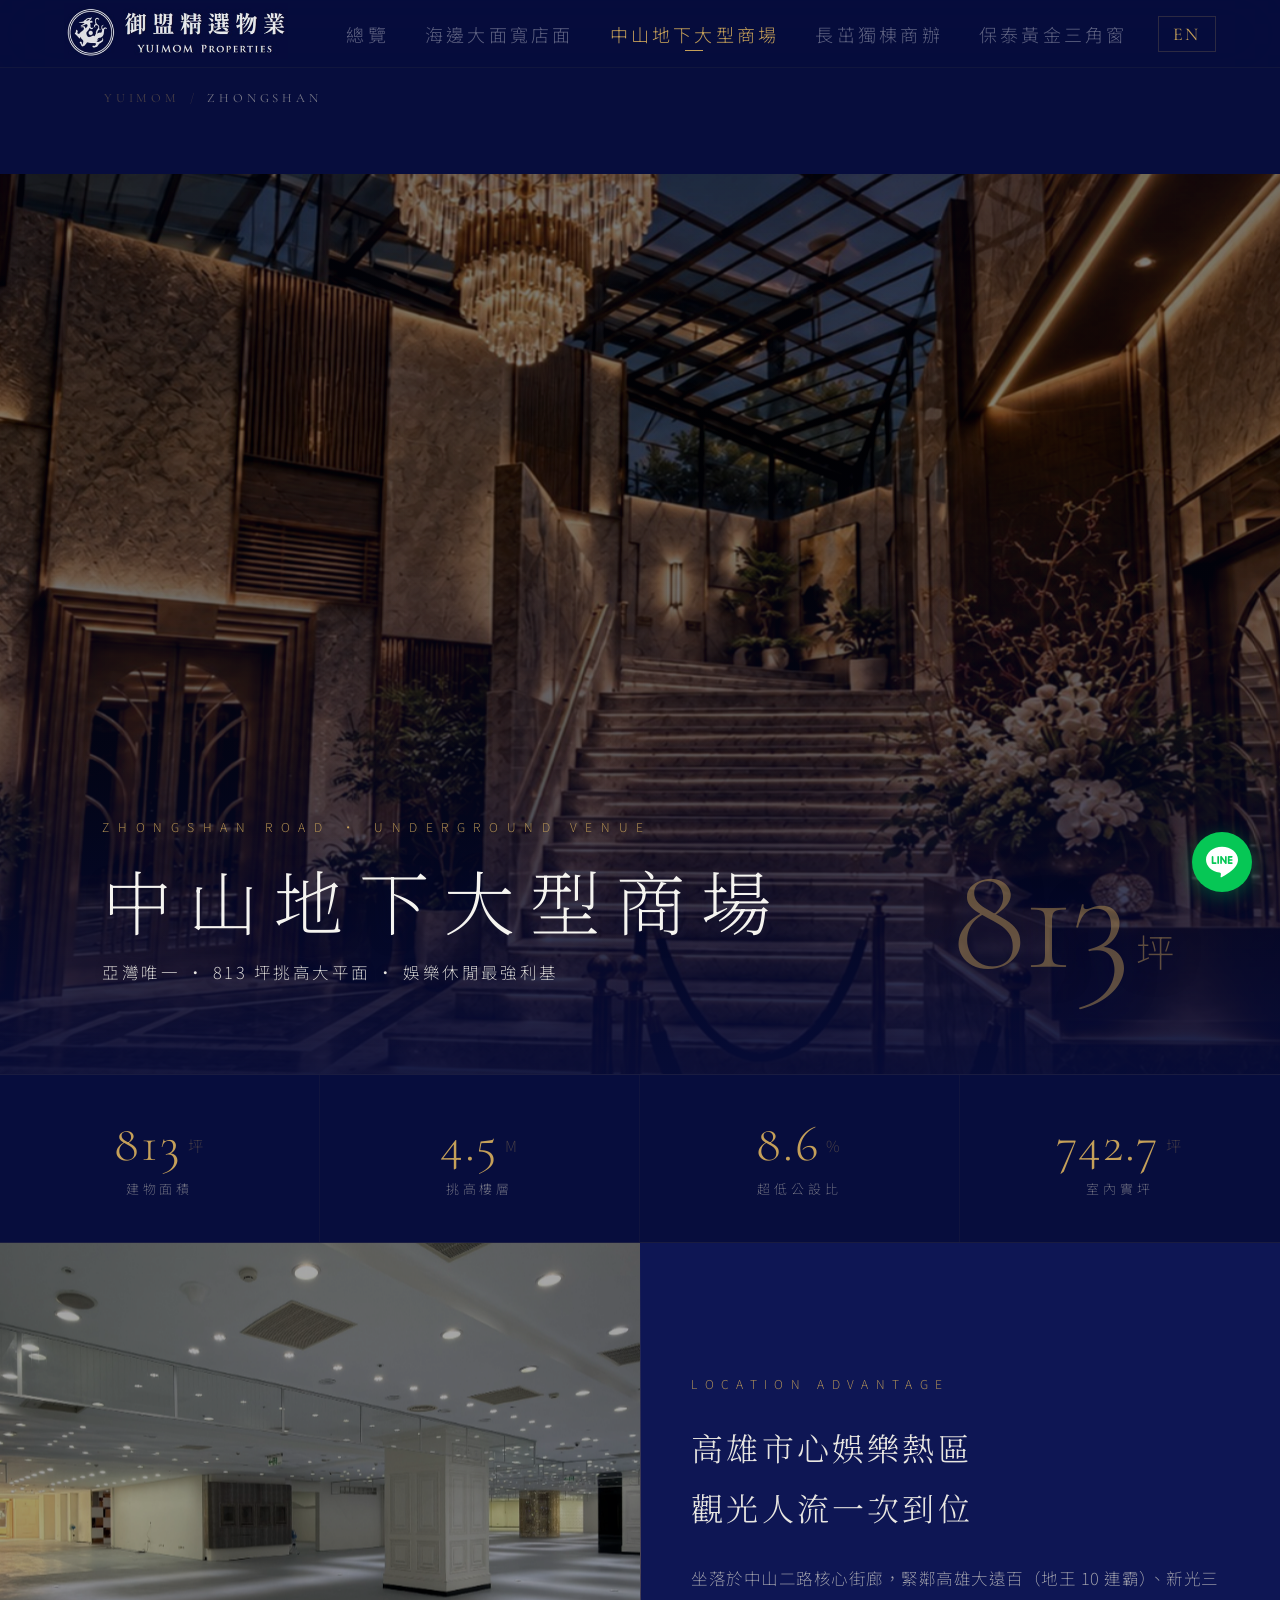
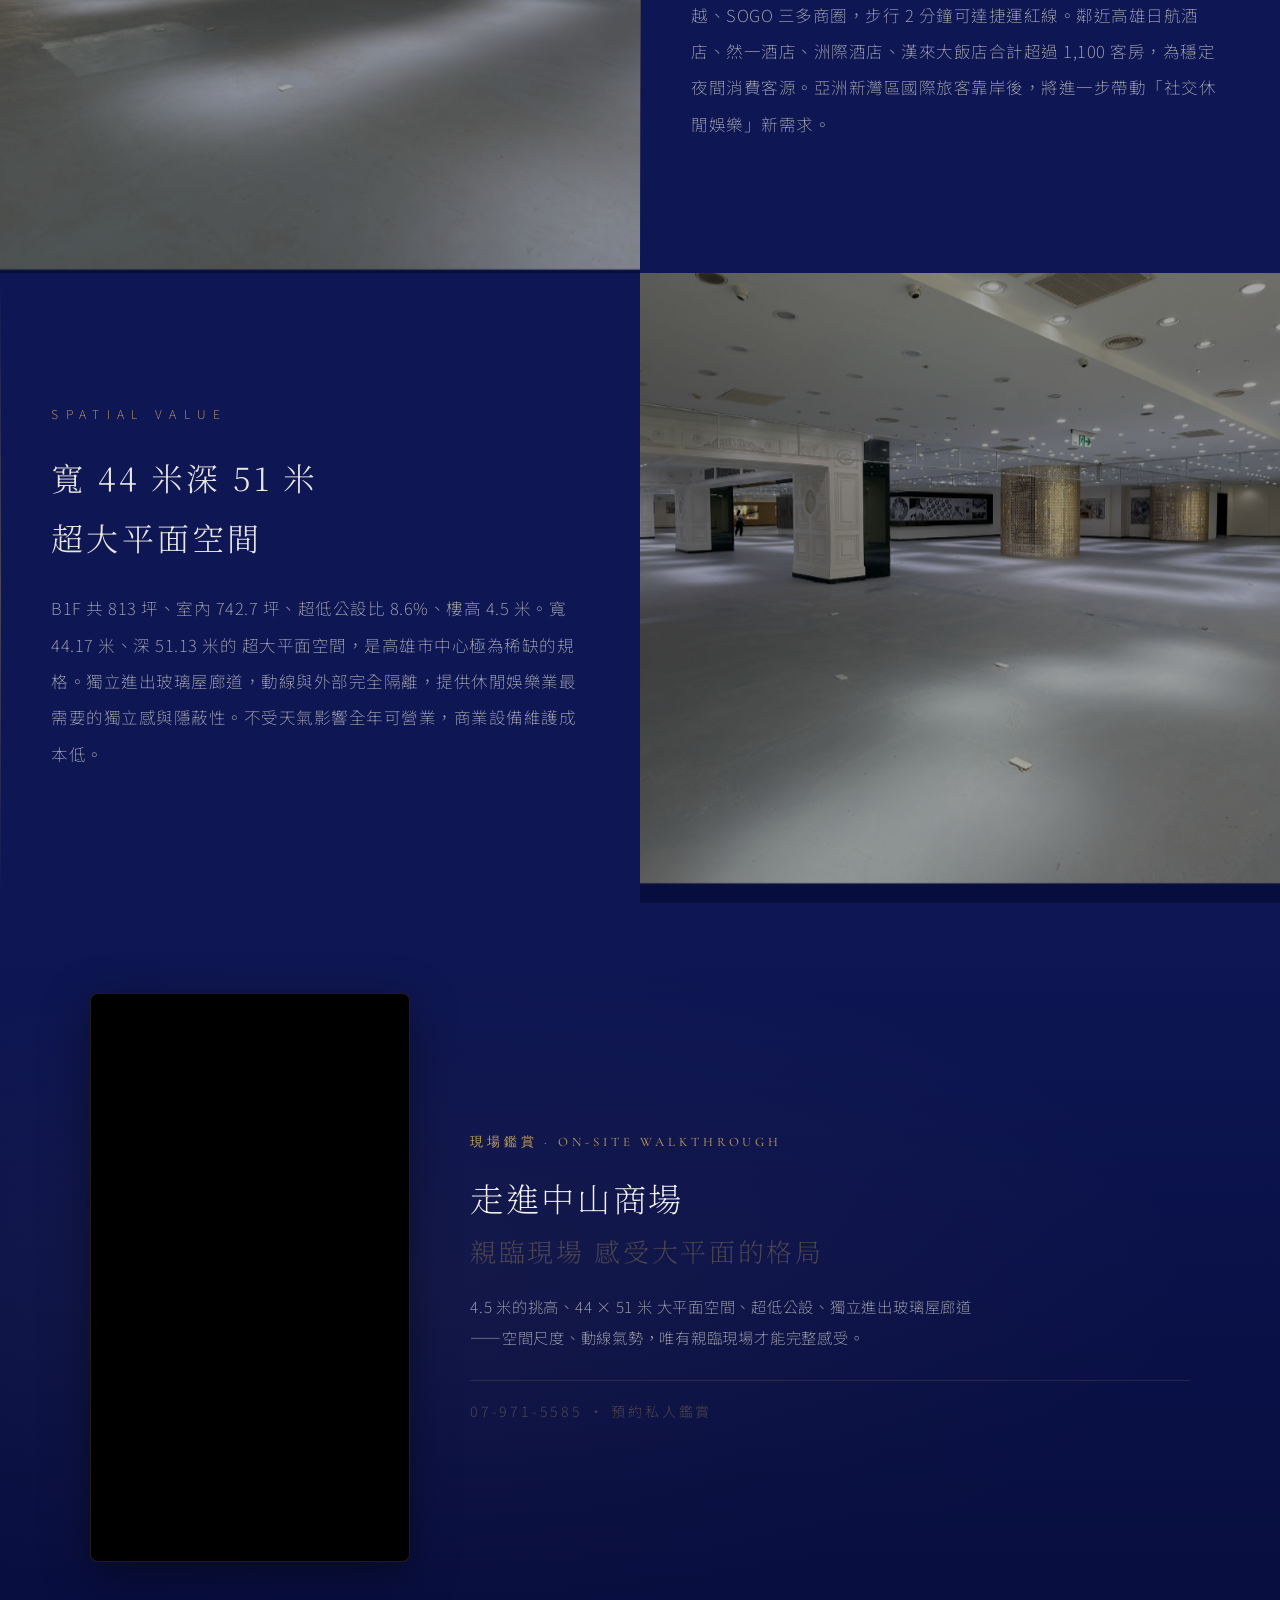
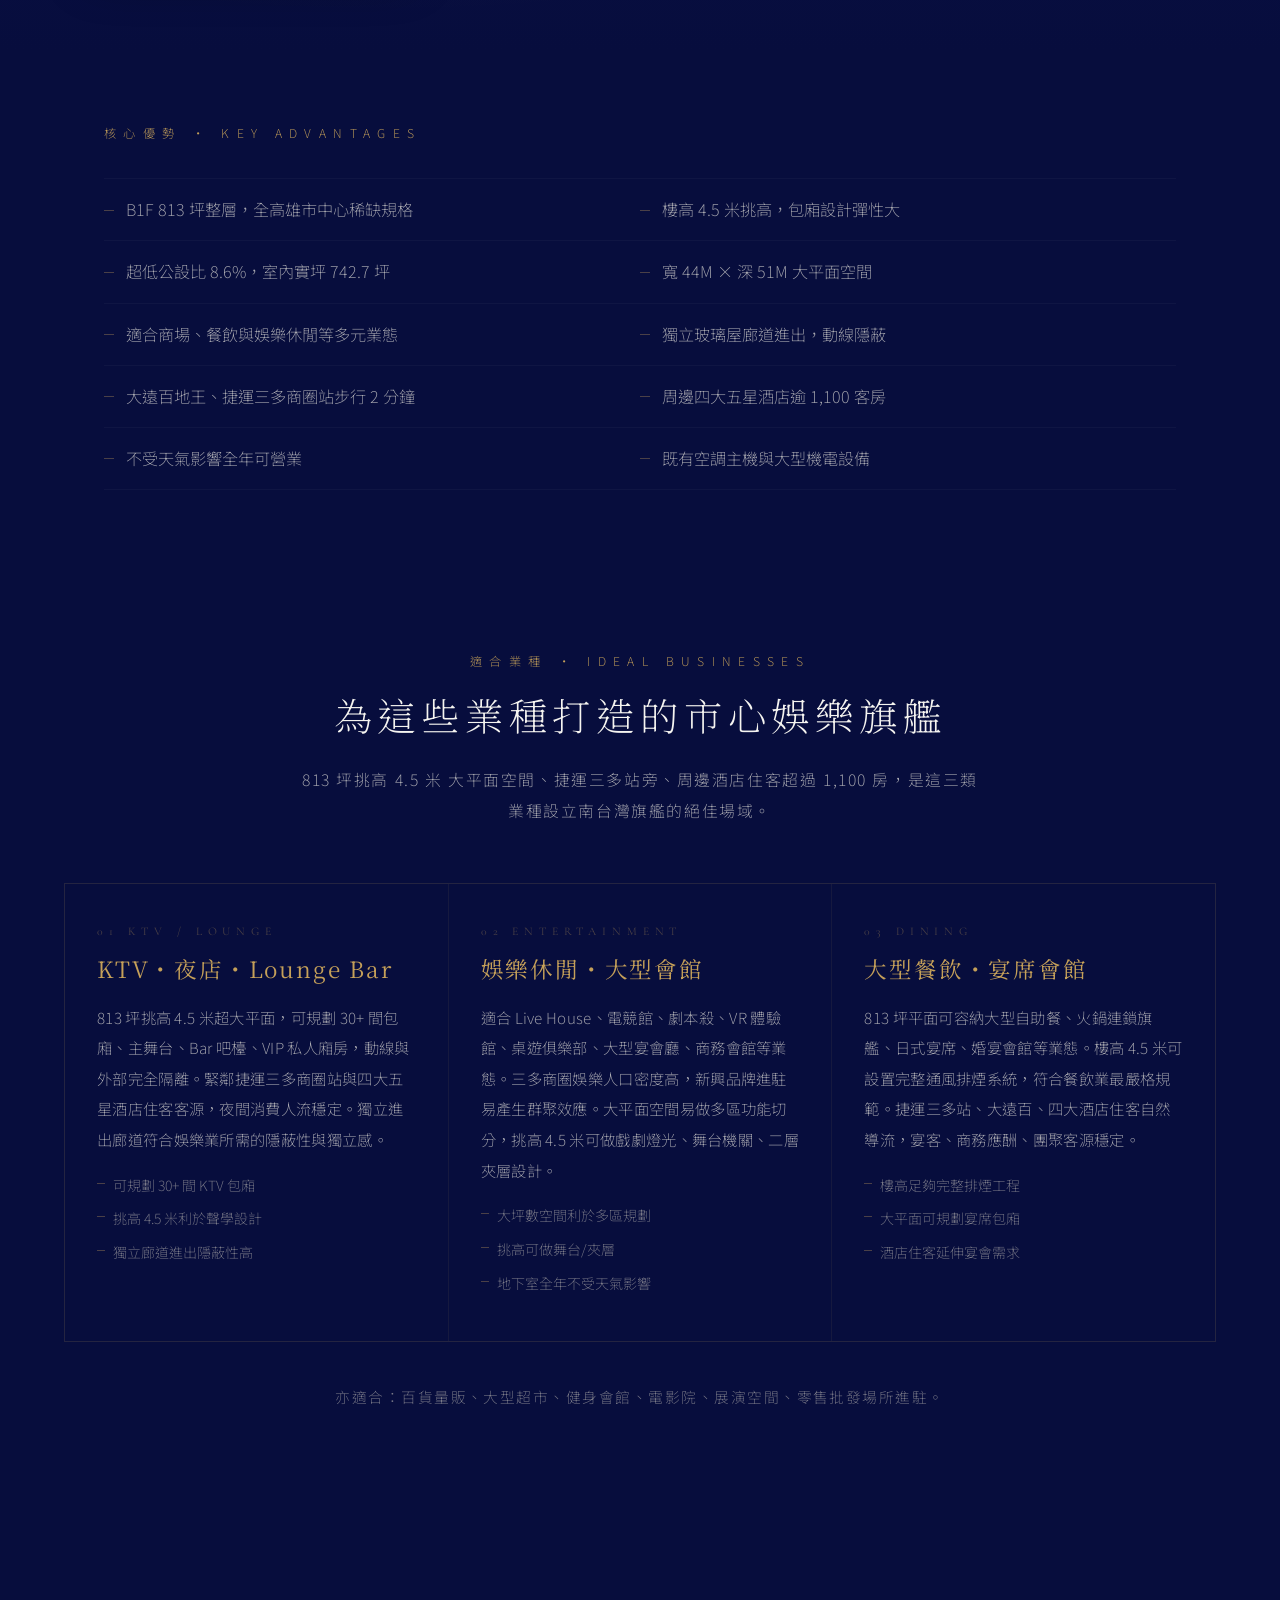
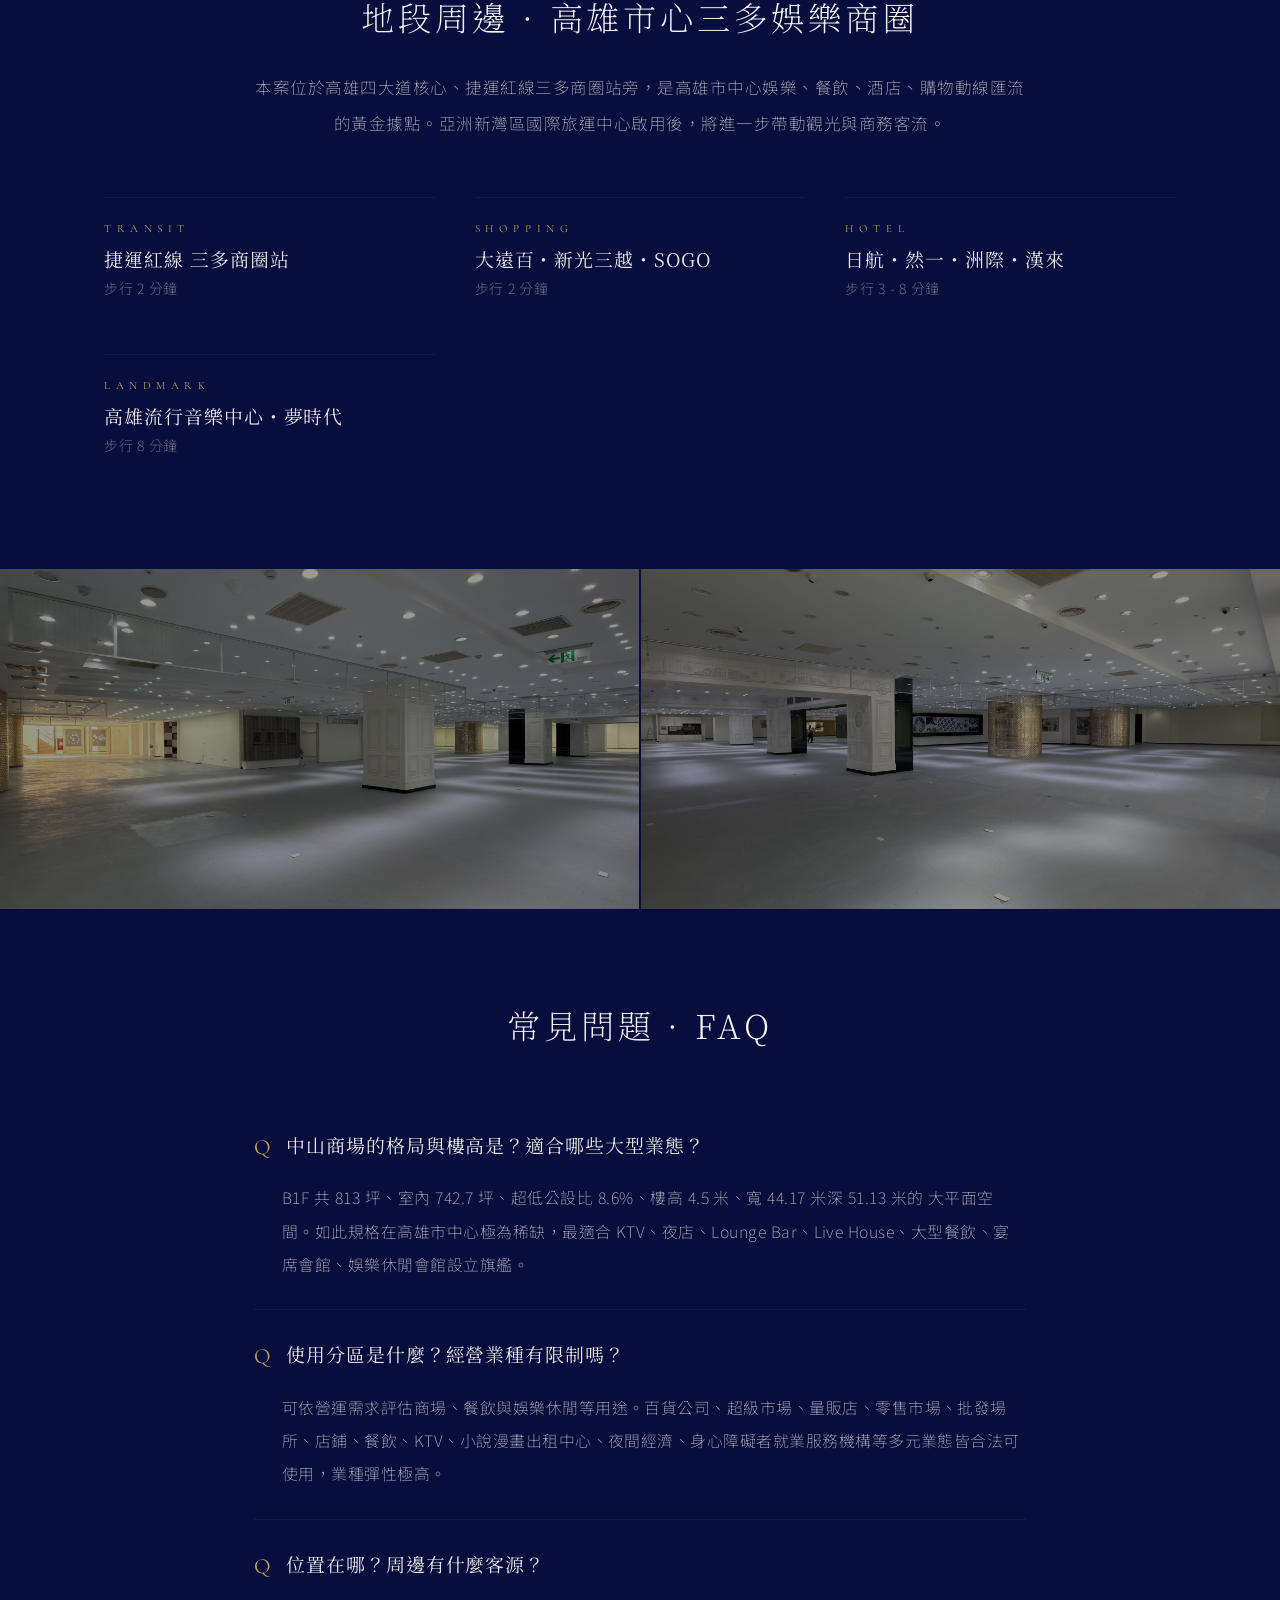
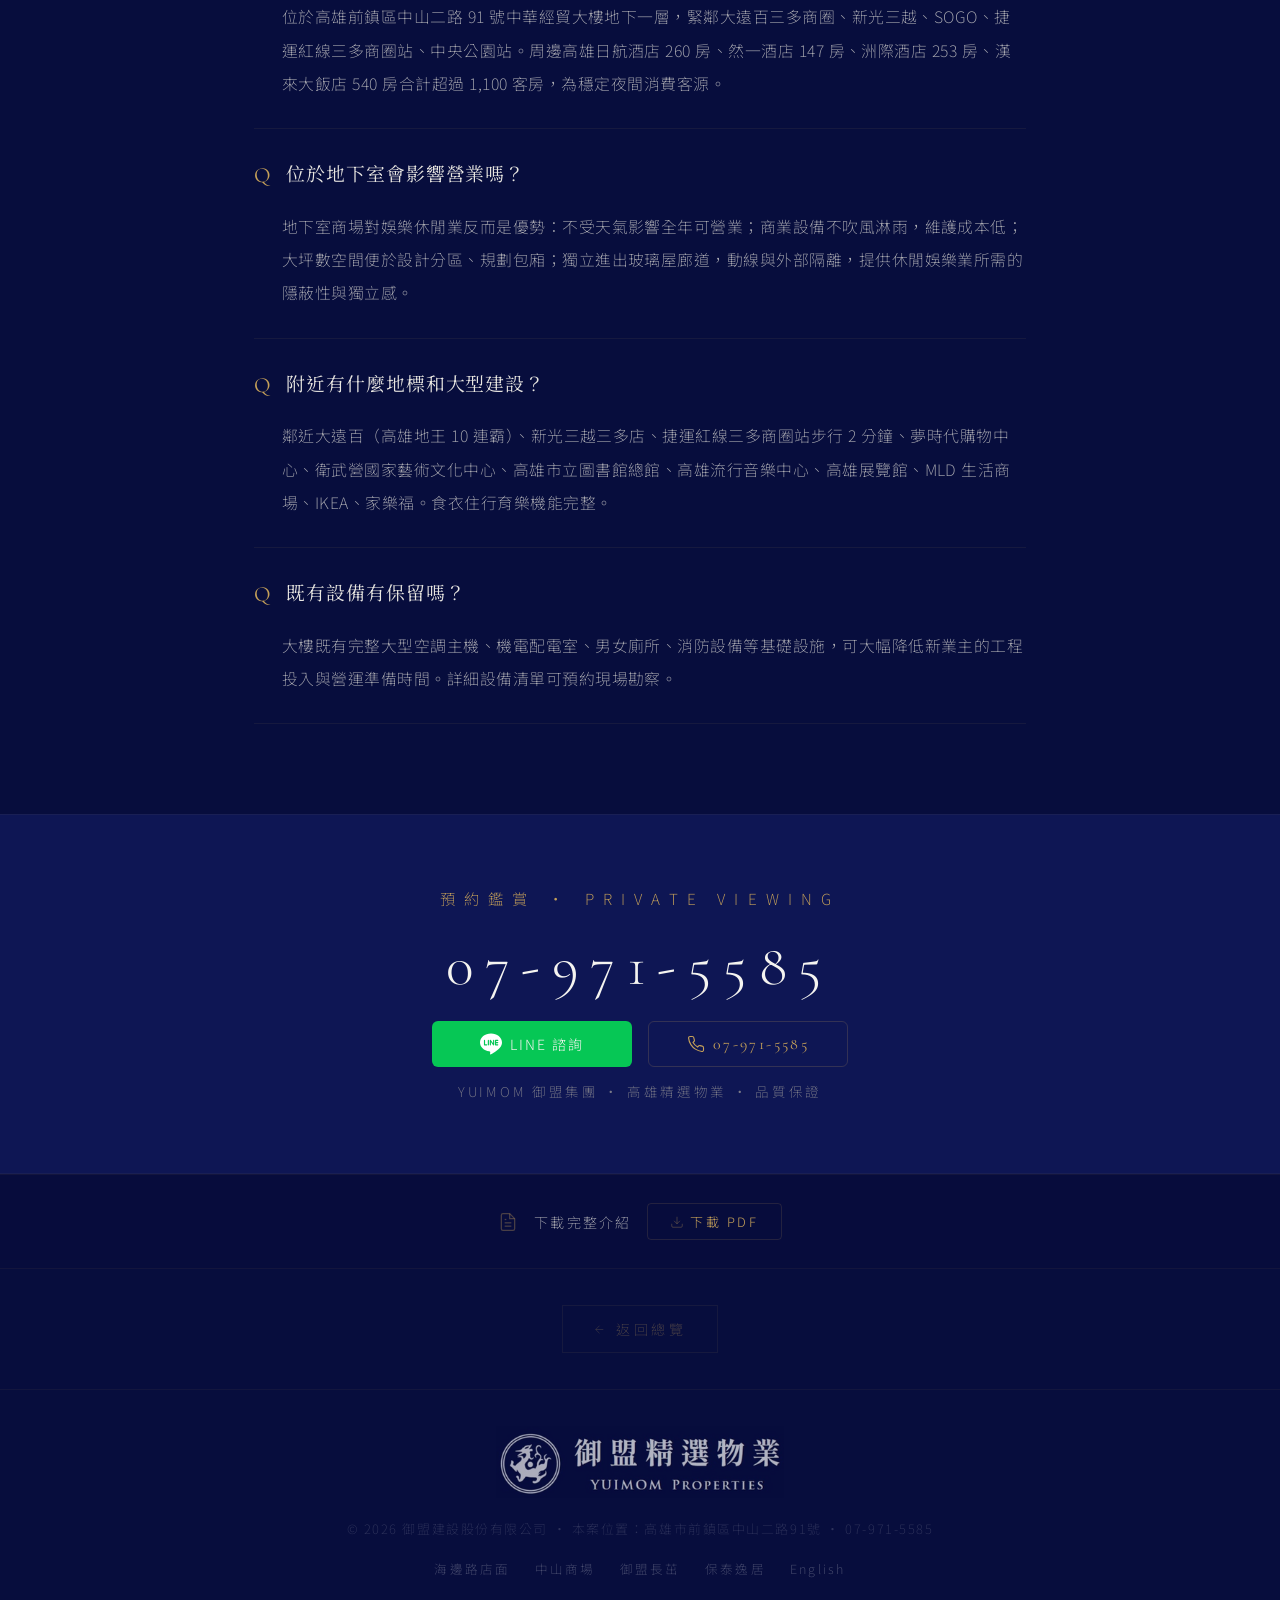
<file: zhongshan/index.html>
<!DOCTYPE html>
<html lang="zh-Hant">
<head>
<meta charset="UTF-8">
<script async src="https://www.googletagmanager.com/gtag/js?id=G-CNVHKR45CL"></script>
<script>window.dataLayer=window.dataLayer||[];function gtag(){dataLayer.push(arguments);}gtag('js',new Date());gtag('config','G-CNVHKR45CL');gtag('config','AW-16712454382');</script>
<!-- Meta Pixel Code -->
<script>
!function(f,b,e,v,n,t,s)
{if(f.fbq)return;n=f.fbq=function(){n.callMethod?
n.callMethod.apply(n,arguments):n.queue.push(arguments)};
if(!f._fbq)f._fbq=n;n.push=n;n.loaded=!0;n.version='2.0';
n.queue=[];t=b.createElement(e);t.async=!0;
t.src=v;s=b.getElementsByTagName(e)[0];
s.parentNode.insertBefore(t,s)}(window, document,'script',
'https://connect.facebook.net/en_US/fbevents.js');
fbq('init', '986780437608046');
fbq('track', 'PageView');
fbq('track', 'ViewContent', {content_name: '中山地下大型商場', content_ids: ['zhongshan'], content_type: 'product', content_category: 'Commercial Real Estate'});

</script>
<noscript><img height="1" width="1" style="display:none"
src="https://www.facebook.com/tr?id=986780437608046&ev=PageView&noscript=1"
/></noscript>
<!-- End Meta Pixel Code -->

<meta name="viewport" content="width=device-width, initial-scale=1.0">
<link rel="icon" href="/favicon.ico" sizes="32x32">
<link rel="icon" href="/images/favicon-192.png" sizes="192x192" type="image/png">
<link rel="apple-touch-icon" href="/images/apple-touch-icon.png">

<title>中山二路亞灣大型商場｜813坪大平面・挑高4.5米 — YUIMOM 精選物業</title>
<meta name="description" content="高雄前鎮區中山二路91號中華經貿大樓地下一層，B1F 813坪、室內742.7坪、超低公設比8.6%、樓高4.5米、大平面空間，寬44米、深51米。緊鄰大遠百、日航酒店、然一酒店、捷運紅線三多商圈。最適合KTV、夜店、娛樂休閒、餐飲業設立南台灣旗艦。屋主自售 07-971-5585。">
<meta name="keywords" content="高雄KTV店面,高雄夜店店面,高雄娛樂場所,高雄大型商場,中山二路商場,亞洲新灣區商場,前鎮區商業空間,中華經貿大樓,三多商圈,挑高商場,大型平面商場,娛樂休閒選址">
<link rel="canonical" href="https://yuimom.site/zhongshan/">
<link rel="alternate" hreflang="zh-Hant" href="https://yuimom.site/zhongshan/">
<link rel="alternate" hreflang="en" href="https://yuimom.site/en/zhongshan/">
<link rel="alternate" hreflang="x-default" href="https://yuimom.site/zhongshan/">

<meta property="og:type" content="article">
<meta property="og:url" content="https://yuimom.site/zhongshan/">
<meta property="og:title" content="中山二路亞灣大型商場｜813坪大平面・挑高4.5米">
<meta property="og:description" content="高雄亞灣唯一大型平面商場813坪，緊鄰大遠百、日航酒店、捷運紅線三多商圈。最適KTV、夜店、娛樂休閒、餐飲業旗艦進駐。">
<meta property="og:image" content="https://yuimom.site/images/zhongshan.jpg">
<meta property="og:image:width" content="1200">
<meta property="og:image:height" content="630">
<meta property="og:site_name" content="YUIMOM 精選物業">
<meta property="og:locale" content="zh_TW">
<meta name="twitter:card" content="summary_large_image">
<meta name="twitter:image" content="https://yuimom.site/images/zhongshan.jpg">

<link rel="preconnect" href="https://fonts.googleapis.com">
<link rel="preconnect" href="https://fonts.gstatic.com" crossorigin>
<link href="https://fonts.googleapis.com/css2?family=Noto+Serif+TC:wght@200;300;400;500;600;700;900&family=Noto+Sans+TC:wght@100;200;300;400;500&family=Cormorant+Garamond:wght@300;400;500;600&display=swap" rel="stylesheet">
<link rel="stylesheet" href="/assets/css/main.css">

<script type="application/ld+json">
{
  "@context": "https://schema.org",
  "@type": "Product",
  "name": "中山地下大型商場 — 中華經貿大樓",
  "description": "高雄前鎮區中山二路91號，B1F 813坪、室內742.7坪、超低公設比8.6%、樓高4.5米、大平面空間。",
  "image": ["https://yuimom.site/images/zhongshan.jpg","https://yuimom.site/images/zhongshan2.jpg","https://yuimom.site/images/zhongshan3.jpg"],
  "brand": {"@type":"Brand","name":"YUIMOM 御盟集團"},
  "category": "商用不動產 / Commercial Real Estate",
  "offers": {"@type":"Offer","url":"https://yuimom.site/zhongshan/","priceCurrency":"TWD","availability":"https://schema.org/InStock","seller":{"@type":"Organization","name":"御盟建設股份有限公司","telephone":"+886-7-971-5585"}}
}
</script>

<script type="application/ld+json">
{
  "@context": "https://schema.org",
  "@type": "BreadcrumbList",
  "itemListElement": [
    {"@type":"ListItem","position":1,"name":"首頁","item":"https://yuimom.site/"},
    {"@type":"ListItem","position":2,"name":"中山地下大型商場","item":"https://yuimom.site/zhongshan/"}
  ]
}
</script>

<script type="application/ld+json">
{
  "@context": "https://schema.org",
  "@type": "FAQPage",
  "mainEntity": [
    {"@type":"Question","name":"中山商場的格局與樓高是？適合哪些大型業態？","acceptedAnswer":{"@type":"Answer","text":"B1F 共 813 坪、室內 742.7 坪、超低公設比 8.6%、樓高 4.5 米、寬 44.17 米深 51.13 米的 大平面空間。如此規格在高雄市中心極為稀缺，最適合 KTV、夜店、Lounge Bar、Live House、大型餐飲、宴席會館、娛樂休閒會館設立旗艦。"}},
    {"@type":"Question","name":"經營業種有限制嗎？","acceptedAnswer":{"@type":"Answer","text":"百貨公司、超級市場、量販店、零售市場、批發場所、店鋪、餐飲、KTV、小說漫畫出租中心、夜間經濟、身心障礙者就業服務機構等多元業態皆合法可使用。"}},
    {"@type":"Question","name":"位置在哪？周邊有什麼客源？","acceptedAnswer":{"@type":"Answer","text":"位於高雄前鎮區中山二路 91 號中華經貿大樓地下一層，緊鄰大遠百三多商圈、新光三越、SOGO、捷運紅線三多商圈站、中央公園站。周邊高雄日航酒店 260 房、然一酒店 147 房、洲際酒店 253 房、漢來大飯店 540 房合計超過 1,100 客房，為穩定夜間消費客源。"}},
    {"@type":"Question","name":"位於地下室會影響營業嗎？","acceptedAnswer":{"@type":"Answer","text":"地下室商場為娛樂休閒業最佳選擇：不受天氣影響全年可營業；商業設備不吹風淋雨，維護成本低；大坪數空間便於設計分區、規劃包廂；獨立進出玻璃屋廊道，動線與外部隔離，提供休閒娛樂業所需的隱蔽性與獨立感。"}},
    {"@type":"Question","name":"附近有什麼地標和大型建設？","acceptedAnswer":{"@type":"Answer","text":"鄰近大遠百（高雄地王 10 連霸）、新光三越三多店、捷運紅線三多商圈站步行 2 分鐘、夢時代購物中心、衛武營國家藝術文化中心、高雄市立圖書館總館、高雄流行音樂中心、高雄展覽館、MLD 生活商場、IKEA、家樂福。"}}
  ]
}
</script>

<!-- Meta Pixel — User Interaction Events -->
<script>
(function(){
  if(typeof fbq!=='function')return;
  function fire(name,params){try{fbq('track',name,params||{});}catch(e){}}
  // 等 DOM 載入完
  document.addEventListener('DOMContentLoaded',function(){
    // 電話按鈕 → Contact + Lead
    document.querySelectorAll('a[href^="tel:"]').forEach(function(el){
      el.addEventListener('click',function(){
        fire('Contact',{content_name:'Phone Click',content_category:'Phone'});
        fire('Lead',{content_name:'Phone Click',content_category:'Phone'});
      });
    });
    // LINE 連結 → Contact + Lead
    document.querySelectorAll('a[href*="lin.ee/"]').forEach(function(el){
      el.addEventListener('click',function(){
        fire('Contact',{content_name:'LINE Click',content_category:'LINE'});
        fire('Lead',{content_name:'LINE Click',content_category:'LINE'});
      });
    });
    // 預約鑑賞 cta-section → Schedule（看到該區塊時觸發一次）
    var ctaSec=document.querySelector('.cta-section');
    if(ctaSec && 'IntersectionObserver' in window){
      var obs=new IntersectionObserver(function(entries){
        entries.forEach(function(e){
          if(e.isIntersecting){
            fire('Schedule',{content_name:'Private Viewing CTA'});
            obs.unobserve(e.target);
          }
        });
      },{threshold:0.5});
      obs.observe(ctaSec);
    }
    // 地段區塊 → FindLocation（看到地圖/位置區塊時觸發一次）
    var locSec=document.querySelector('.location-section, .map-section, [id*="location"], [id*="map"]');
    if(locSec && 'IntersectionObserver' in window){
      var obsL=new IntersectionObserver(function(entries){
        entries.forEach(function(e){
          if(e.isIntersecting){
            fire('FindLocation',{content_name:'Location Section'});
            obsL.unobserve(e.target);
          }
        });
      },{threshold:0.4});
      obsL.observe(locSec);
    }
  });
})();
</script>
<!-- End Meta Pixel User Interaction Events -->

</head>
<body>

<nav class="nav" id="mainNav">
  <a href="/" aria-label="YUIMOM 集團 首頁"><img class="nav-logo" src="/images/logo_nav.png" alt="YUIMOM 御盟集團"></a>
  <div class="nav-toggle" id="navToggle" onclick="toggleMenu()"><span></span><span></span><span></span></div>
  <div class="nav-right" id="navRight">
    <div class="nav-links">
      <a class="nav-link" href="/">總覽</a>
      <a class="nav-link" href="/haiban/">海邊大面寬店面</a>
      <a class="nav-link active" href="/zhongshan/">中山地下大型商場</a>
      <a class="nav-link" href="/changzhuo/">長茁獨棟商辦</a>
      <a class="nav-link" href="/baotai/">保泰黃金三角窗</a>
    </div>
    <a class="lang-btn" href="/en/zhongshan/" aria-label="Switch to English">EN</a>
  </div>
</nav>

<main>

<nav class="breadcrumb" aria-label="麵包屑">
  <a href="/">YUIMOM</a><span class="sep">/</span>ZHONGSHAN
</nav>

<section class="prop-hero">
  <img class="prop-hero-img parallax-bg" src="/images/zhongshan.jpg" alt="高雄前鎮區中山二路91號 — 中華經貿大樓 813 坪大型商場">
  <div class="prop-hero-overlay">
    <div class="prop-overline">ZHONGSHAN ROAD  ·  UNDERGROUND VENUE</div>
    <h1 class="prop-title">中山地下大型商場</h1>
    <p class="prop-tagline">亞灣唯一 · 813 坪挑高大平面 · 娛樂休閒最強利基</p>
  </div>
  <div class="prop-hero-stat"><div class="big-num">813<span class="big-unit">坪</span></div></div>
</section>

<div class="prop-body">

<div class="stats-strip">
  <div class="stat-cell reveal reveal-up"><div class="stat-num">813<span class="stat-unit">坪</span></div><div class="stat-label">建物面積</div></div>
  <div class="stat-cell reveal reveal-up"><div class="stat-num">4.5<span class="stat-unit">M</span></div><div class="stat-label">挑高樓層</div></div>
  <div class="stat-cell reveal reveal-up"><div class="stat-num">8.6<span class="stat-unit">%</span></div><div class="stat-label">超低公設比</div></div>
  <div class="stat-cell reveal reveal-up"><div class="stat-num">742.7<span class="stat-unit">坪</span></div><div class="stat-label">室內實坪</div></div>
</div>

<div class="invite-block">
  <div class="invite-image"><img class="parallax-bg" src="/images/zhongshan2.jpg" alt="中山商場入口外觀 — 中華經貿大樓"></div>
  <div class="invite-text">
    <div class="invite-label reveal reveal-up">LOCATION ADVANTAGE</div>
    <h2 class="invite-heading reveal reveal-up">高雄市心娛樂熱區<br>觀光人流一次到位</h2>
    <p class="invite-body reveal reveal-up">坐落於中山二路核心街廊，緊鄰高雄大遠百（地王 10 連霸）、新光三越、SOGO 三多商圈，步行 2 分鐘可達捷運紅線。鄰近高雄日航酒店、然一酒店、洲際酒店、漢來大飯店合計超過 1,100 客房，為穩定夜間消費客源。亞洲新灣區國際旅客靠岸後，將進一步帶動「社交休閒娛樂」新需求。</p>
  </div>
</div>

<div class="invite-block">
  <div class="invite-text">
    <div class="invite-label reveal reveal-up">SPATIAL VALUE</div>
    <h2 class="invite-heading reveal reveal-up">寬 44 米深 51 米<br>超大平面空間</h2>
    <p class="invite-body reveal reveal-up">B1F 共 813 坪、室內 742.7 坪、超低公設比 8.6%、樓高 4.5 米。寬 44.17 米、深 51.13 米的 超大平面空間，是高雄市中心極為稀缺的規格。獨立進出玻璃屋廊道，動線與外部完全隔離，提供休閒娛樂業最需要的獨立感與隱蔽性。不受天氣影響全年可營業，商業設備維護成本低。</p>
  </div>
  <div class="invite-image"><img class="parallax-bg" src="/images/zhongshan3.jpg" alt="中山商場內部 — 744 坪挑高 4.5 米大平面"></div>
</div>

<!-- 現場鑑賞 影片區 -->
<section class="walkthrough-section">
  <div class="walkthrough-inner">
    <div class="walkthrough-video reveal reveal-up">
      <iframe
        src="https://www.youtube.com/embed/_d8u3Wpnjek?rel=0&modestbranding=1&playsinline=1&vq=hd1080&iv_load_policy=3"
        title="中山商場 現場鑑賞"
        frameborder="0"
        allow="accelerometer; encrypted-media; gyroscope; picture-in-picture"
        allowfullscreen
        loading="lazy"></iframe>
    </div>
    <div class="walkthrough-text">
      <div class="walkthrough-label reveal reveal-up">現場鑑賞  ·  ON-SITE WALKTHROUGH</div>
      <h2 class="walkthrough-heading reveal reveal-up">走進中山商場<br><span>親臨現場 感受大平面的格局</span></h2>
      <p class="walkthrough-body reveal reveal-up">4.5 米的挑高、44 × 51 米 大平面空間、超低公設、獨立進出玻璃屋廊道——空間尺度、動線氣勢，唯有親臨現場才能完整感受。</p>
      <div class="walkthrough-cta reveal reveal-up">07-971-5585  ·  預約私人鑑賞</div>
    </div>
  </div>
</section>

<div class="highlights-section">
  <div class="highlights-title reveal reveal-up">核心優勢  ·  KEY ADVANTAGES</div>
  <div class="hl-grid">
    <div class="hl-item reveal reveal-up">B1F 813 坪整層，全高雄市中心稀缺規格</div>
    <div class="hl-item reveal reveal-up">樓高 4.5 米挑高，包廂設計彈性大</div>
    <div class="hl-item reveal reveal-up">超低公設比 8.6%，室內實坪 742.7 坪</div>
    <div class="hl-item reveal reveal-up">寬 44M × 深 51M 大平面空間</div>
    <div class="hl-item reveal reveal-up">適合商場、餐飲與娛樂休閒等多元業態</div>
    <div class="hl-item reveal reveal-up">獨立玻璃屋廊道進出，動線隱蔽</div>
    <div class="hl-item reveal reveal-up">大遠百地王、捷運三多商圈站步行 2 分鐘</div>
    <div class="hl-item reveal reveal-up">周邊四大五星酒店逾 1,100 客房</div>
    <div class="hl-item reveal reveal-up">不受天氣影響全年可營業</div>
    <div class="hl-item reveal reveal-up">既有空調主機與大型機電設備</div>
  </div>
</div>

<!-- ★ 適合業種 -->
<section class="usecase-section">
  <div class="usecase-head">
    <div class="highlights-title reveal reveal-up">適合業種  ·  IDEAL BUSINESSES</div>
    <h2 class="reveal reveal-up">為這些業種打造的市心娛樂旗艦</h2>
    <p class="reveal reveal-up">813 坪挑高 4.5 米 大平面空間、捷運三多站旁、周邊酒店住客超過 1,100 房，是這三類業種設立南台灣旗艦的絕佳場域。</p>
  </div>

  <div class="usecase-grid">
    <div class="usecase-card reveal reveal-up">
      <div class="uc-icon">01  KTV / LOUNGE</div>
      <h3>KTV・夜店・Lounge Bar</h3>
      <p>813 坪挑高 4.5 米超大平面，可規劃 30+ 間包廂、主舞台、Bar 吧檯、VIP 私人廂房，動線與外部完全隔離。緊鄰捷運三多商圈站與四大五星酒店住客客源，夜間消費人流穩定。獨立進出廊道符合娛樂業所需的隱蔽性與獨立感。</p>
      <ul>
        <li>可規劃 30+ 間 KTV 包廂</li>
        <li>挑高 4.5 米利於聲學設計</li>
        <li>獨立廊道進出隱蔽性高</li>
      </ul>
    </div>

    <div class="usecase-card reveal reveal-up">
      <div class="uc-icon">02  ENTERTAINMENT</div>
      <h3>娛樂休閒・大型會館</h3>
      <p>適合 Live House、電競館、劇本殺、VR 體驗館、桌遊俱樂部、大型宴會廳、商務會館等業態。三多商圈娛樂人口密度高，新興品牌進駐易產生群聚效應。大平面空間易做多區功能切分，挑高 4.5 米可做戲劇燈光、舞台機關、二層夾層設計。</p>
      <ul>
        <li>大坪數空間利於多區規劃</li>
        <li>挑高可做舞台/夾層</li>
        <li>地下室全年不受天氣影響</li>
      </ul>
    </div>

    <div class="usecase-card reveal reveal-up">
      <div class="uc-icon">03  DINING</div>
      <h3>大型餐飲・宴席會館</h3>
      <p>813 坪平面可容納大型自助餐、火鍋連鎖旗艦、日式宴席、婚宴會館等業態。樓高 4.5 米可設置完整通風排煙系統，符合餐飲業最嚴格規範。捷運三多站、大遠百、四大酒店住客自然導流，宴客、商務應酬、團聚客源穩定。</p>
      <ul>
        <li>樓高足夠完整排煙工程</li>
        <li>大平面可規劃宴席包廂</li>
        <li>酒店住客延伸宴會需求</li>
      </ul>
    </div>
  </div>

  <p class="reveal reveal-up" style="text-align:center;margin-top:40px;font-size:0.82rem;letter-spacing:0.1em;color:var(--steel);line-height:2;font-weight:200">亦適合：百貨量販、大型超市、健身會館、電影院、展演空間、零售批發場所進駐。</p>
</section>

<section class="location-section">
  <h2 class="reveal reveal-up">地段周邊  ·  高雄市心三多娛樂商圈</h2>
  <p class="location-intro reveal reveal-up">本案位於高雄四大道核心、捷運紅線三多商圈站旁，是高雄市中心娛樂、餐飲、酒店、購物動線匯流的黃金據點。亞洲新灣區國際旅運中心啟用後，將進一步帶動觀光與商務客流。</p>

  <div class="location-grid">
    <div class="loc-item">
      <div class="loc-label">TRANSIT</div>
      <div class="loc-name">捷運紅線 三多商圈站</div>
      <div class="loc-dist">步行 2 分鐘</div>
    </div>
    <div class="loc-item">
      <div class="loc-label">SHOPPING</div>
      <div class="loc-name">大遠百・新光三越・SOGO</div>
      <div class="loc-dist">步行 2 分鐘</div>
    </div>
    <div class="loc-item">
      <div class="loc-label">HOTEL</div>
      <div class="loc-name">日航・然一・洲際・漢來</div>
      <div class="loc-dist">步行 3 - 8 分鐘</div>
    </div>
    <div class="loc-item">
      <div class="loc-label">LANDMARK</div>
      <div class="loc-name">高雄流行音樂中心・夢時代</div>
      <div class="loc-dist">步行 8 分鐘</div>
    </div>
  </div>
</section>

<div class="gallery-full">
  <img src="/images/zhongshan2.jpg" alt="中山商場入口廊道" loading="lazy" class="reveal reveal-left">
  <img src="/images/zhongshan3.jpg" alt="中山商場 B1F 大平面實況" loading="lazy" class="reveal reveal-right">
</div>

<section class="faq-section">
  <h2 class="reveal reveal-up">常見問題  ·  FAQ</h2>

  <div class="faq-item reveal reveal-up">
    <div class="faq-q">中山商場的格局與樓高是？適合哪些大型業態？</div>
    <p class="faq-a">B1F 共 813 坪、室內 742.7 坪、超低公設比 8.6%、樓高 4.5 米、寬 44.17 米深 51.13 米的 大平面空間。如此規格在高雄市中心極為稀缺，最適合 KTV、夜店、Lounge Bar、Live House、大型餐飲、宴席會館、娛樂休閒會館設立旗艦。</p>
  </div>

  <div class="faq-item reveal reveal-up">
    <div class="faq-q">使用分區是什麼？經營業種有限制嗎？</div>
    <p class="faq-a">可依營運需求評估商場、餐飲與娛樂休閒等用途。百貨公司、超級市場、量販店、零售市場、批發場所、店鋪、餐飲、KTV、小說漫畫出租中心、夜間經濟、身心障礙者就業服務機構等多元業態皆合法可使用，業種彈性極高。</p>
  </div>

  <div class="faq-item reveal reveal-up">
    <div class="faq-q">位置在哪？周邊有什麼客源？</div>
    <p class="faq-a">位於高雄前鎮區中山二路 91 號中華經貿大樓地下一層，緊鄰大遠百三多商圈、新光三越、SOGO、捷運紅線三多商圈站、中央公園站。周邊高雄日航酒店 260 房、然一酒店 147 房、洲際酒店 253 房、漢來大飯店 540 房合計超過 1,100 客房，為穩定夜間消費客源。</p>
  </div>

  <div class="faq-item reveal reveal-up">
    <div class="faq-q">位於地下室會影響營業嗎？</div>
    <p class="faq-a">地下室商場對娛樂休閒業反而是優勢：不受天氣影響全年可營業；商業設備不吹風淋雨，維護成本低；大坪數空間便於設計分區、規劃包廂；獨立進出玻璃屋廊道，動線與外部隔離，提供休閒娛樂業所需的隱蔽性與獨立感。</p>
  </div>

  <div class="faq-item reveal reveal-up">
    <div class="faq-q">附近有什麼地標和大型建設？</div>
    <p class="faq-a">鄰近大遠百（高雄地王 10 連霸）、新光三越三多店、捷運紅線三多商圈站步行 2 分鐘、夢時代購物中心、衛武營國家藝術文化中心、高雄市立圖書館總館、高雄流行音樂中心、高雄展覽館、MLD 生活商場、IKEA、家樂福。食衣住行育樂機能完整。</p>
  </div>

  <div class="faq-item reveal reveal-up">
    <div class="faq-q">既有設備有保留嗎？</div>
    <p class="faq-a">大樓既有完整大型空調主機、機電配電室、男女廁所、消防設備等基礎設施，可大幅降低新業主的工程投入與營運準備時間。詳細設備清單可預約現場勘察。</p>
  </div>
</section>

<div class="cta-section">
  <div class="cta-label">預約鑑賞  ·  PRIVATE VIEWING</div>
  <a href="tel:07-971-5585" style="font-family:var(--eng);font-size:clamp(2.2rem,4.5vw,3.2rem);font-weight:300;letter-spacing:0.2em;color:var(--white);text-decoration:none;display:block;margin-bottom:10px">07-971-5585</a>
  <div class="cta-actions">
    <a href="https://lin.ee/XohJVp8" target="_blank" rel="noopener" class="cta-line">
      <svg viewBox="0 0 24 24" fill="white"><path d="M19.365 9.863c.349 0 .63.285.63.631 0 .345-.281.63-.63.63H17.61v1.125h1.755c.349 0 .63.283.63.63 0 .344-.281.629-.63.629h-2.386c-.345 0-.627-.285-.627-.629V8.108c0-.345.282-.63.63-.63h2.386c.346 0 .627.285.627.63 0 .349-.281.63-.63.63H17.61v1.125h1.755zm-3.855 3.016c0 .27-.174.51-.432.596-.064.021-.133.031-.199.031-.211 0-.391-.09-.51-.25l-2.443-3.317v2.94c0 .344-.279.629-.631.629-.346 0-.626-.285-.626-.629V8.108c0-.27.173-.51.43-.595.06-.023.136-.033.194-.033.195 0 .375.104.495.254l2.462 3.33V8.108c0-.345.282-.63.63-.63.345 0 .63.285.63.63v4.771zm-5.741 0c0 .344-.282.629-.631.629-.345 0-.627-.285-.627-.629V8.108c0-.345.282-.63.63-.63.346 0 .628.285.628.63v4.771zm-2.466.629H4.917c-.345 0-.63-.285-.63-.629V8.108c0-.345.285-.63.63-.63.348 0 .63.285.63.63v4.141h1.756c.348 0 .629.283.629.63 0 .344-.282.629-.629.629M24 10.314C24 4.943 18.615.572 12 .572S0 4.943 0 10.314c0 4.811 4.27 8.842 10.035 9.608.391.082.923.258 1.058.59.12.301.079.766.038 1.08l-.164 1.02c-.045.301-.24 1.186 1.049.645 1.291-.539 6.916-4.078 9.436-6.975C23.176 14.393 24 12.458 24 10.314"/></svg>
      <span>LINE 諮詢</span>
    </a>
    <a href="tel:07-971-5585" class="cta-tel">
      <svg viewBox="0 0 24 24" fill="none" stroke="currentColor" stroke-width="1.5"><path d="M22 16.92v3a2 2 0 01-2.18 2 19.79 19.79 0 01-8.63-3.07 19.5 19.5 0 01-6-6 19.79 19.79 0 01-3.07-8.67A2 2 0 014.11 2h3a2 2 0 012 1.72c.127.96.361 1.903.7 2.81a2 2 0 01-.45 2.11L8.09 9.91a16 16 0 006 6l1.27-1.27a2 2 0 012.11-.45c.907.339 1.85.573 2.81.7A2 2 0 0122 16.92z"/></svg>
      <span>07-971-5585</span>
    </a>
  </div>
  <div class="cta-note">YUIMOM 御盟集團  ·  高雄精選物業  ·  品質保證</div>
</div>

<div class="pdf-bar">
  <div class="pdf-bar-inner">
    <svg viewBox="0 0 24 24" fill="none" stroke="currentColor" stroke-width="1.5"><path d="M14 2H6a2 2 0 00-2 2v16a2 2 0 002 2h12a2 2 0 002-2V8z"/><polyline points="14 2 14 8 20 8"/><line x1="16" y1="13" x2="8" y2="13"/><line x1="16" y1="17" x2="8" y2="17"/><polyline points="10 9 9 9 8 9"/></svg>
    <span class="pdf-bar-label">下載完整介紹</span>
    <a href="/pdf/zhongshan.pdf" target="_blank" rel="noopener" class="pdf-bar-btn">
      <svg viewBox="0 0 24 24" fill="none" stroke="currentColor" stroke-width="1.5"><path d="M21 15v4a2 2 0 01-2 2H5a2 2 0 01-2-2v-4"/><polyline points="7 10 12 15 17 10"/><line x1="12" y1="15" x2="12" y2="3"/></svg>
      <span>下載 PDF</span>
    </a>
  </div>
</div>

<div class="back-nav">
  <a class="back-btn" href="/">
    <svg viewBox="0 0 24 24" fill="none" stroke="currentColor" stroke-width="1"><path d="M19 12H5M12 19l-7-7 7-7"/></svg>
    <span>返回總覽</span>
  </a>
</div>

</div>
</main>

<!-- Mobile Bottom CTA Bar -->
<div class="mobile-cta-bar" role="navigation" aria-label="快速聯絡">
  <div class="mobile-cta-bar-inner">
    <a href="tel:07-971-5585" class="mcta-tel" aria-label="電話 07-971-5585">
      <svg viewBox="0 0 24 24" fill="none" stroke="currentColor" stroke-width="1.5"><path d="M22 16.92v3a2 2 0 01-2.18 2 19.79 19.79 0 01-8.63-3.07 19.5 19.5 0 01-6-6 19.79 19.79 0 01-3.07-8.67A2 2 0 014.11 2h3a2 2 0 012 1.72c.127.96.361 1.903.7 2.81a2 2 0 01-.45 2.11L8.09 9.91a16 16 0 006 6l1.27-1.27a2 2 0 012.11-.45c.907.339 1.85.573 2.81.7A2 2 0 0122 16.92z"/></svg>
      <span>立即洽詢</span>
    </a>
    <a href="https://lin.ee/XohJVp8" target="_blank" rel="noopener" class="mcta-line" aria-label="LINE 諮詢">
      <svg viewBox="0 0 24 24" fill="white"><path d="M19.365 9.863c.349 0 .63.285.63.631 0 .345-.281.63-.63.63H17.61v1.125h1.755c.349 0 .63.283.63.63 0 .344-.281.629-.63.629h-2.386c-.345 0-.627-.285-.627-.629V8.108c0-.345.282-.63.63-.63h2.386c.346 0 .627.285.627.63 0 .349-.281.63-.63.63H17.61v1.125h1.755zm-3.855 3.016c0 .27-.174.51-.432.596-.064.021-.133.031-.199.031-.211 0-.391-.09-.51-.25l-2.443-3.317v2.94c0 .344-.279.629-.631.629-.346 0-.626-.285-.626-.629V8.108c0-.27.173-.51.43-.595.06-.023.136-.033.194-.033.195 0 .375.104.495.254l2.462 3.33V8.108c0-.345.282-.63.63-.63.345 0 .63.285.63.63v4.771zm-5.741 0c0 .344-.282.629-.631.629-.345 0-.627-.285-.627-.629V8.108c0-.345.282-.63.63-.63.346 0 .628.285.628.63v4.771zm-2.466.629H4.917c-.345 0-.63-.285-.63-.629V8.108c0-.345.285-.63.63-.63.348 0 .63.285.63.63v4.141h1.756c.348 0 .629.283.629.63 0 .344-.282.629-.629.629M24 10.314C24 4.943 18.615.572 12 .572S0 4.943 0 10.314c0 4.811 4.27 8.842 10.035 9.608.391.082.923.258 1.058.59.12.301.079.766.038 1.08l-.164 1.02c-.045.301-.24 1.186 1.049.645 1.291-.539 6.916-4.078 9.436-6.975C23.176 14.393 24 12.458 24 10.314"/></svg>
      <span>LINE 諮詢</span>
    </a>
  </div>
</div>

<a href="https://lin.ee/XohJVp8" target="_blank" rel="noopener" class="line-float" aria-label="LINE">
  <svg viewBox="0 0 24 24" fill="white"><path d="M19.365 9.863c.349 0 .63.285.63.631 0 .345-.281.63-.63.63H17.61v1.125h1.755c.349 0 .63.283.63.63 0 .344-.281.629-.63.629h-2.386c-.345 0-.627-.285-.627-.629V8.108c0-.345.282-.63.63-.63h2.386c.346 0 .627.285.627.63 0 .349-.281.63-.63.63H17.61v1.125h1.755zm-3.855 3.016c0 .27-.174.51-.432.596-.064.021-.133.031-.199.031-.211 0-.391-.09-.51-.25l-2.443-3.317v2.94c0 .344-.279.629-.631.629-.346 0-.626-.285-.626-.629V8.108c0-.27.173-.51.43-.595.06-.023.136-.033.194-.033.195 0 .375.104.495.254l2.462 3.33V8.108c0-.345.282-.63.63-.63.345 0 .63.285.63.63v4.771zm-5.741 0c0 .344-.282.629-.631.629-.345 0-.627-.285-.627-.629V8.108c0-.345.282-.63.63-.63.346 0 .628.285.628.63v4.771zm-2.466.629H4.917c-.345 0-.63-.285-.63-.629V8.108c0-.345.285-.63.63-.63.348 0 .63.285.63.63v4.141h1.756c.348 0 .629.283.629.63 0 .344-.282.629-.629.629M24 10.314C24 4.943 18.615.572 12 .572S0 4.943 0 10.314c0 4.811 4.27 8.842 10.035 9.608.391.082.923.258 1.058.59.12.301.079.766.038 1.08l-.164 1.02c-.045.301-.24 1.186 1.049.645 1.291-.539 6.916-4.078 9.436-6.975C23.176 14.393 24 12.458 24 10.314"/></svg>
</a>

<footer class="footer">
  <img class="footer-logo" src="/images/logo_nav.png" alt="YUIMOM 御盟集團">
  <div class="footer-copy">© 2026 御盟建設股份有限公司  ·  本案位置：高雄市前鎮區中山二路91號  ·  07-971-5585</div>
  <div class="footer-links">
    <a href="/haiban/">海邊路店面</a>
    <a href="/zhongshan/">中山商場</a>
    <a href="/changzhuo/">御盟長茁</a>
    <a href="/baotai/">保泰逸居</a>
    <a href="/en/zhongshan/">English</a>
  </div>
</footer>

<script src="/assets/js/main.js"></script>
</body>
</html>
</file>
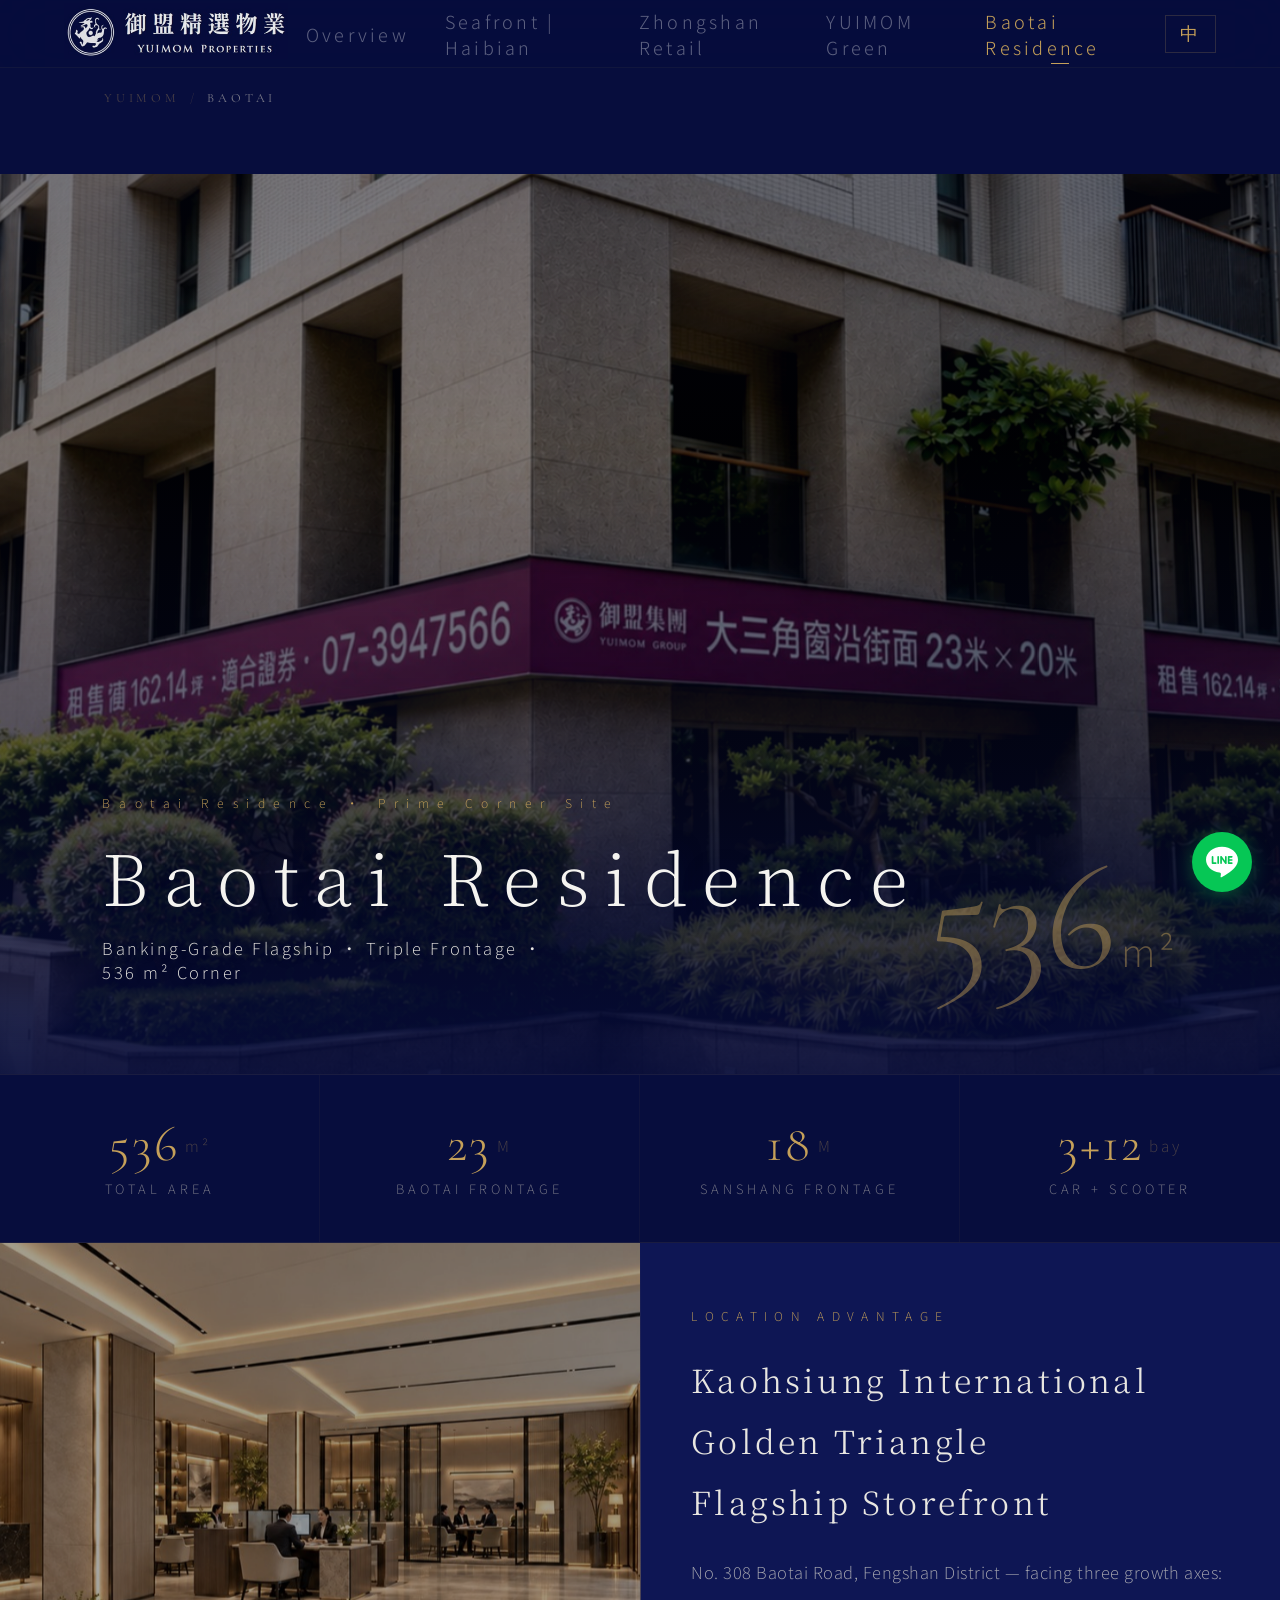
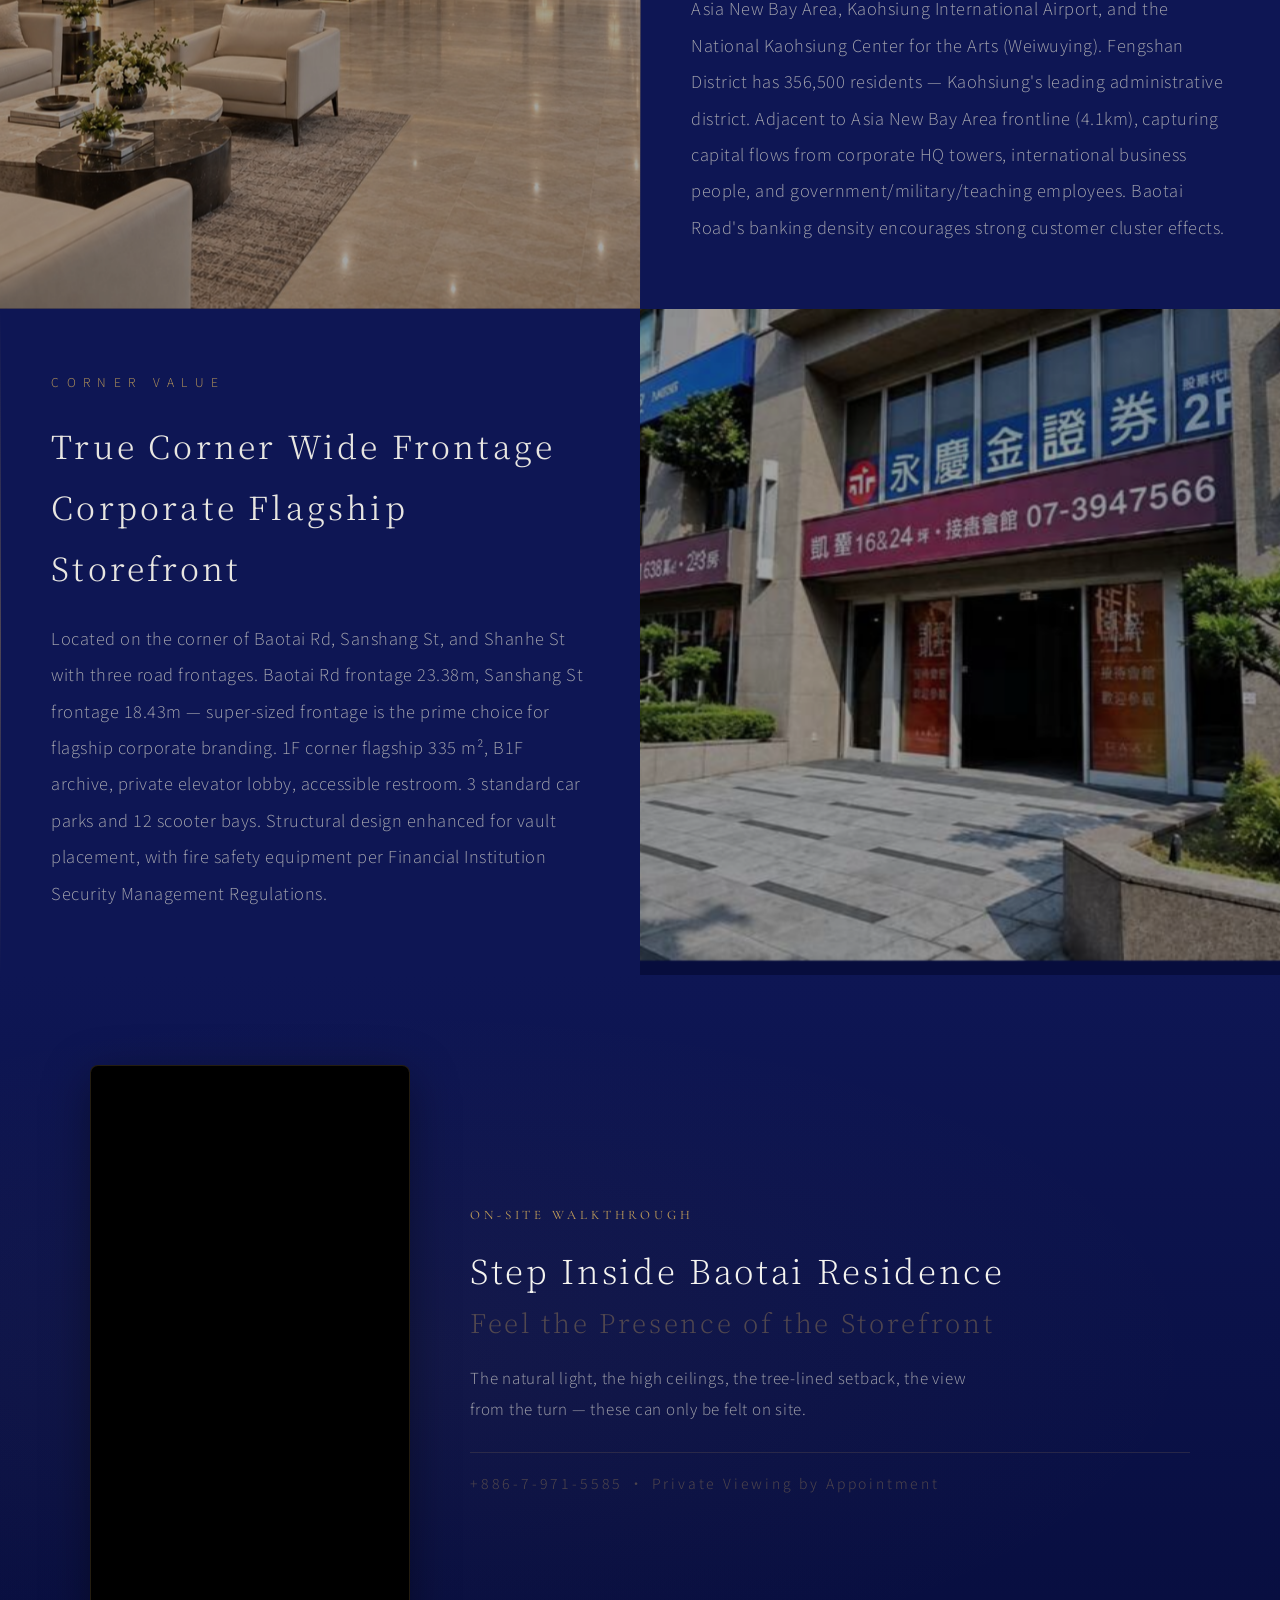
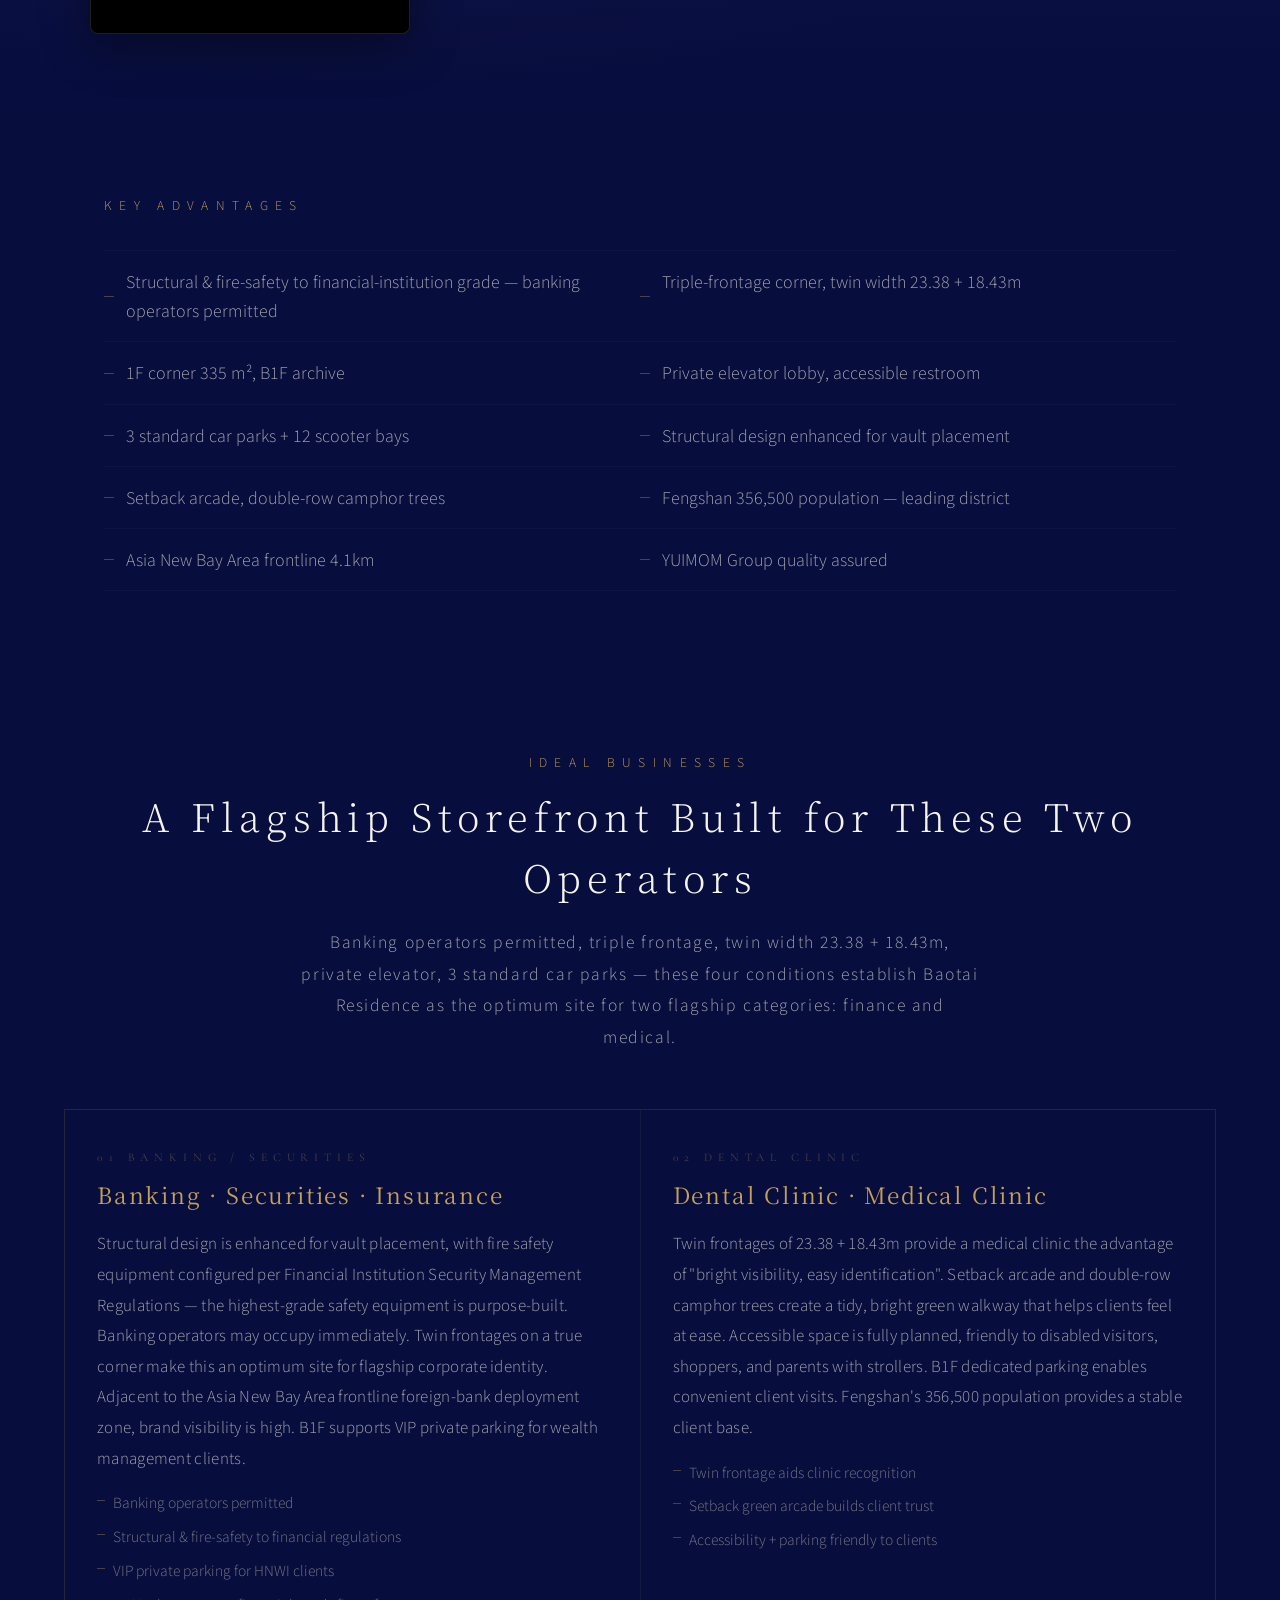
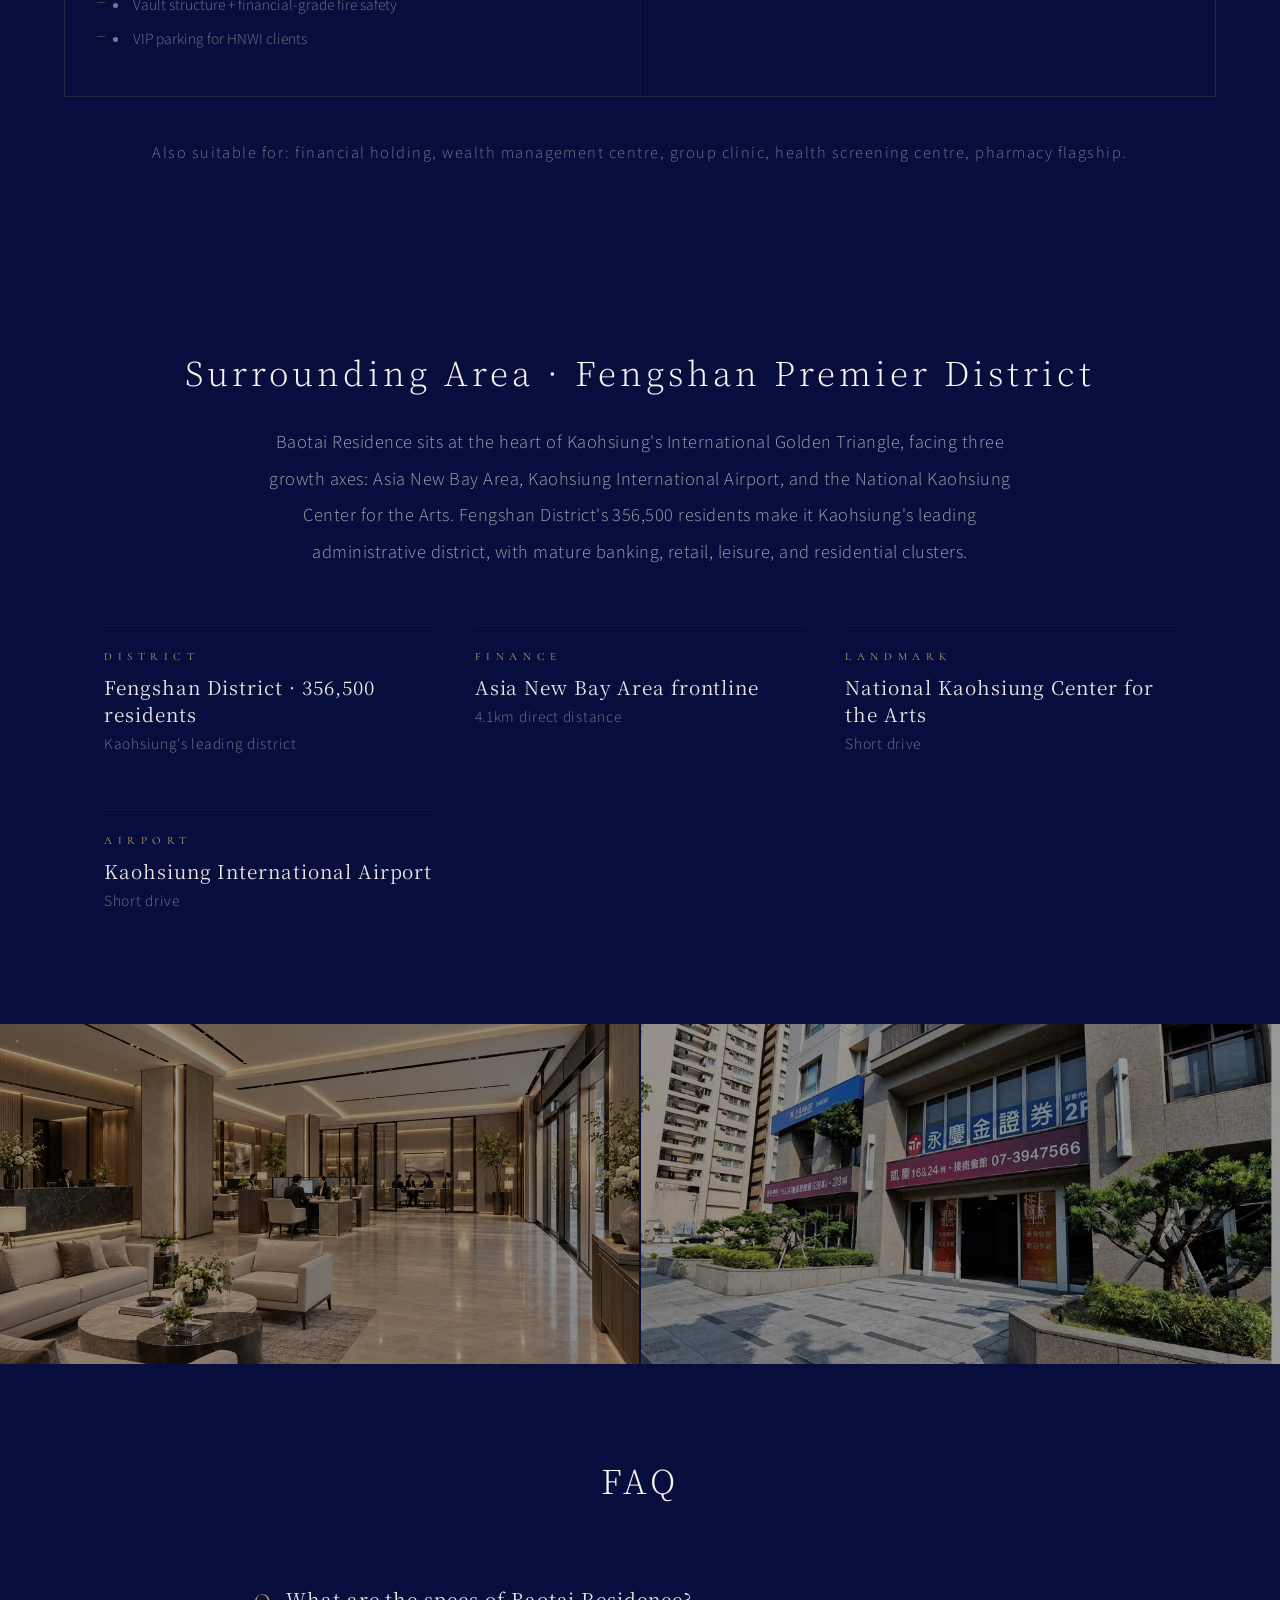
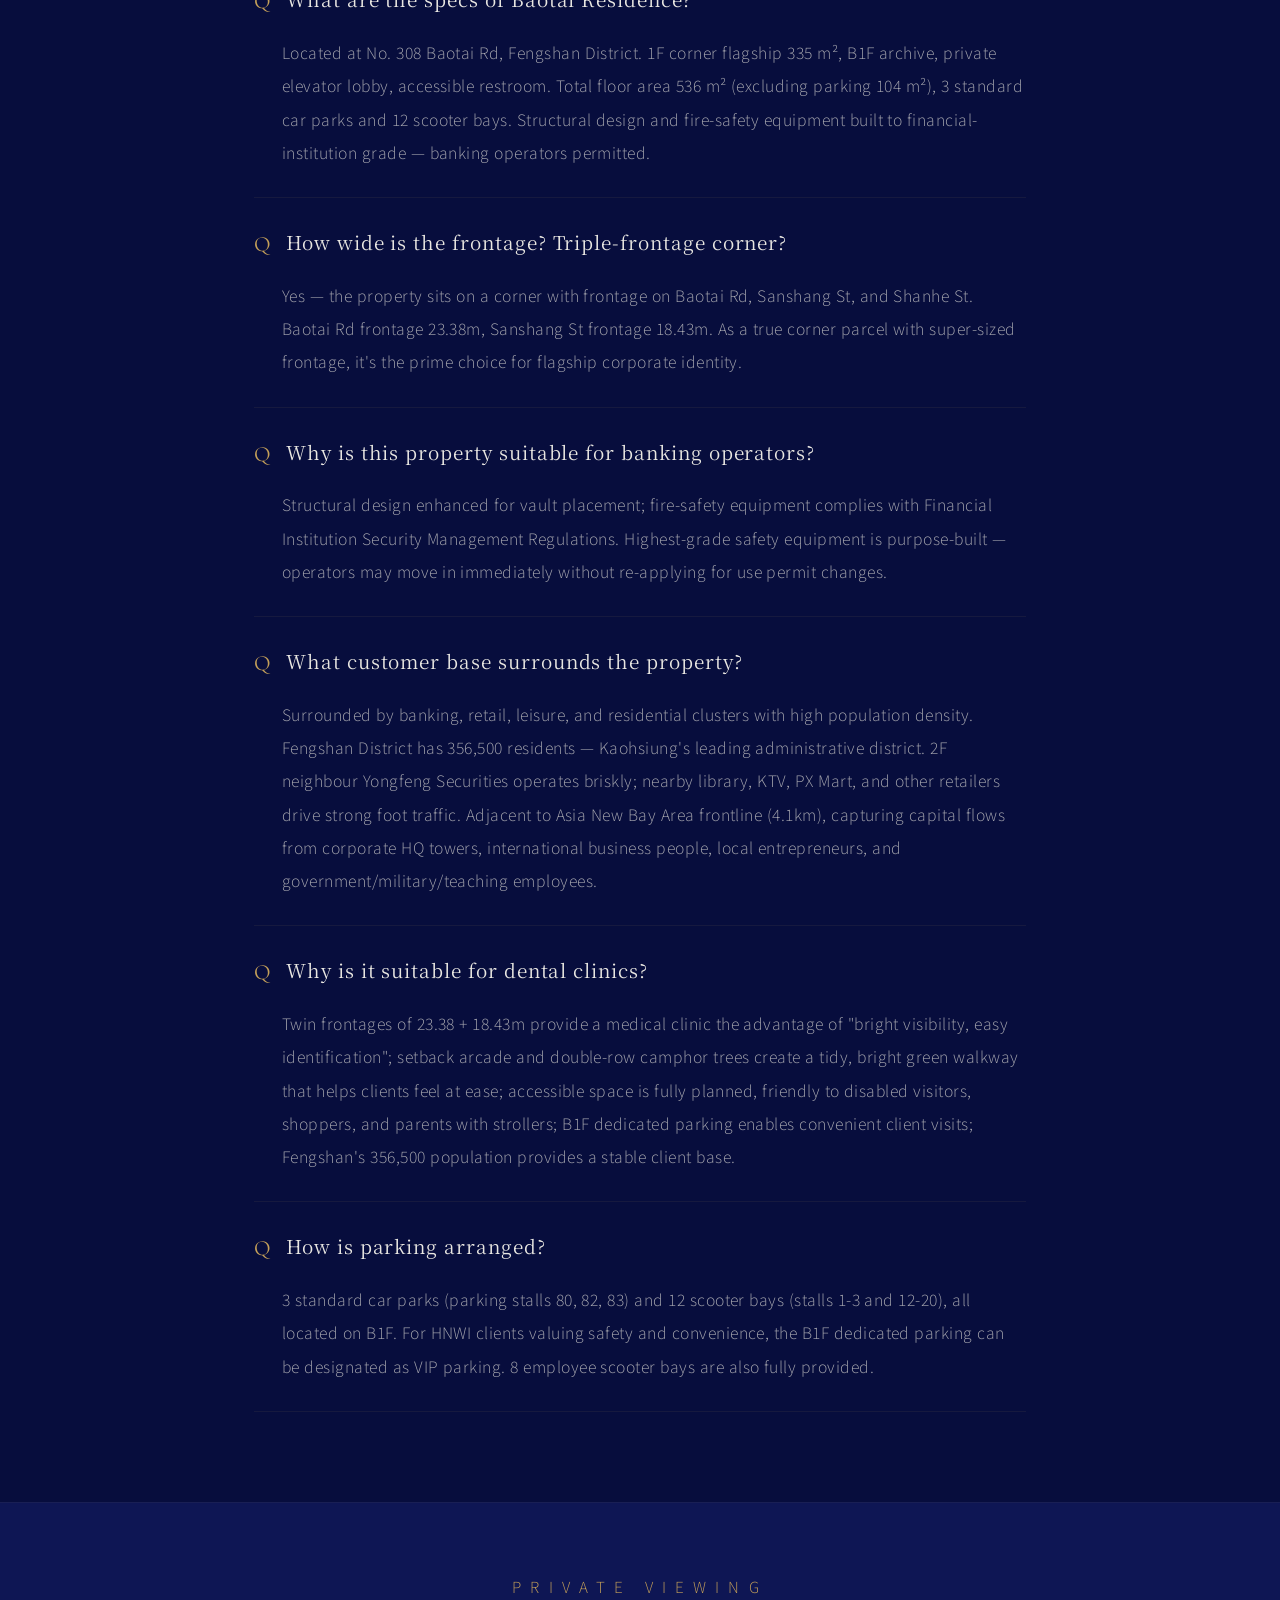
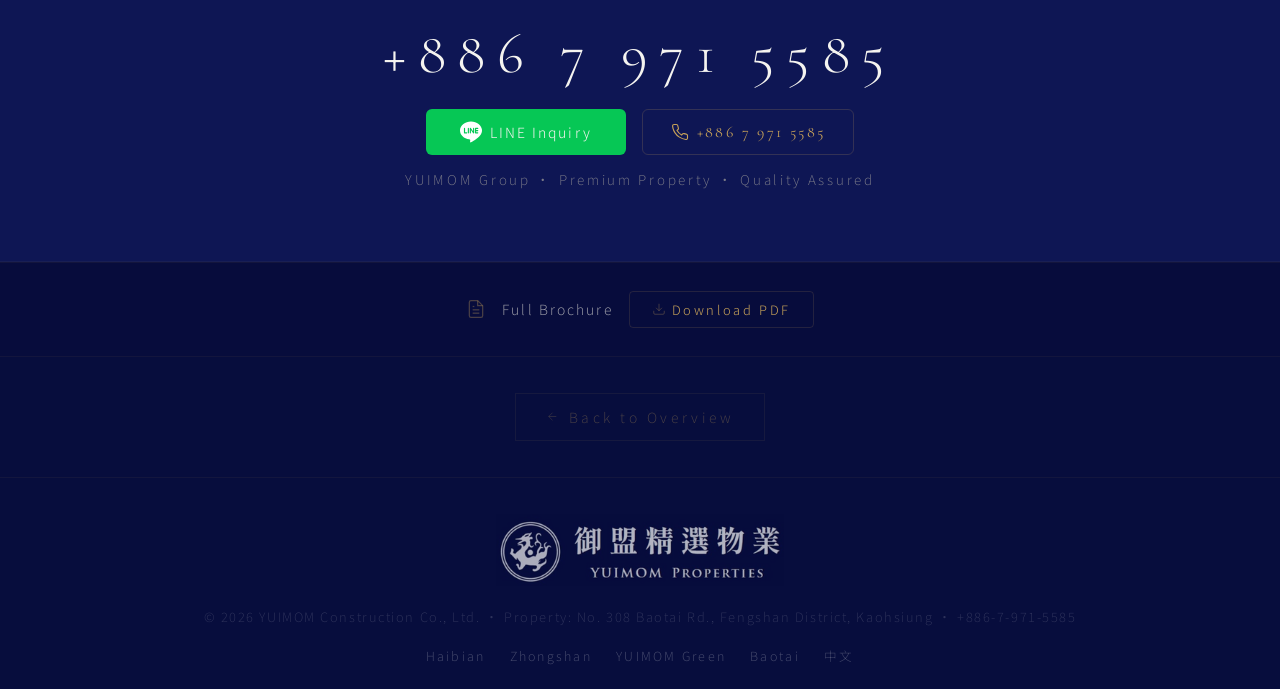
<file: en/baotai/index.html>
<!DOCTYPE html>
<html lang="en">
<head>
<meta charset="UTF-8">
<script async src="https://www.googletagmanager.com/gtag/js?id=G-CNVHKR45CL"></script>
<script>window.dataLayer=window.dataLayer||[];function gtag(){dataLayer.push(arguments);}gtag('js',new Date());gtag('config','G-CNVHKR45CL');gtag('config','AW-16712454382');</script>
<!-- Meta Pixel Code -->
<script>
!function(f,b,e,v,n,t,s)
{if(f.fbq)return;n=f.fbq=function(){n.callMethod?
n.callMethod.apply(n,arguments):n.queue.push(arguments)};
if(!f._fbq)f._fbq=n;n.push=n;n.loaded=!0;n.version='2.0';
n.queue=[];t=b.createElement(e);t.async=!0;
t.src=v;s=b.getElementsByTagName(e)[0];
s.parentNode.insertBefore(t,s)}(window, document,'script',
'https://connect.facebook.net/en_US/fbevents.js');
fbq('init', '986780437608046');
fbq('track', 'PageView');
fbq('track', 'ViewContent', {content_name: 'Baotai Residence', content_ids: ['baotai'], content_type: 'product', content_category: 'Commercial Real Estate'});

</script>
<noscript><img height="1" width="1" style="display:none"
src="https://www.facebook.com/tr?id=986780437608046&ev=PageView&noscript=1"
/></noscript>
<!-- End Meta Pixel Code -->

<meta name="viewport" content="width=device-width, initial-scale=1.0">
<link rel="icon" href="/favicon.ico" sizes="32x32">
<link rel="icon" href="/images/favicon-192.png" sizes="192x192" type="image/png">
<link rel="apple-touch-icon" href="/images/apple-touch-icon.png">

<title>Baotai Residence — Prime Corner Site, Banking-Grade Flagship, 536 m², Fengshan Kaohsiung | YUIMOM Properties</title>
<meta name="description" content="No. 308 Baotai Rd, Fengshan District, Kaohsiung — corner flagship store. Banking operators permitted, 1F 335 m², B1F archive, dedicated elevator, 3 standard car parks + 12 scooter bays. Triple-frontage (Baotai Rd 23.38m, Sanshang St 18.43m), setback double-row tree-lined arcade, accessible design. Purpose-built for banking, securities, insurance, and dental clinic operators. Private viewing: +886-7-971-5585.">
<meta name="keywords" content="Kaohsiung banking premises,Fengshan corner flagship,Kaohsiung dental clinic location,Fengshan Baotai Road,Baotai Residence,double-frontage Kaohsiung,corner store Kaohsiung,banking-grade flagship,Asia Bay Area Kaohsiung,Kaohsiung International Airport,Weiwuying,securities insurance location Kaohsiung">
<link rel="canonical" href="https://yuimom.site/en/baotai/">
<link rel="alternate" hreflang="zh-Hant" href="https://yuimom.site/baotai/">
<link rel="alternate" hreflang="en" href="https://yuimom.site/en/baotai/">
<link rel="alternate" hreflang="x-default" href="https://yuimom.site/baotai/">

<meta property="og:type" content="article">
<meta property="og:url" content="https://yuimom.site/en/baotai/">
<meta property="og:title" content="Baotai Residence — Prime Corner Site, Banking-Grade Flagship, 536 m²">
<meta property="og:description" content="Corner flagship at Fengshan Baotai Rd 308. Banking operators permitted, triple frontage, setback arcade. Purpose-built for banking, securities, and dental clinic operators.">
<meta property="og:image" content="https://yuimom.site/images/baotai.jpg">
<meta property="og:image:width" content="1200">
<meta property="og:image:height" content="630">
<meta property="og:site_name" content="YUIMOM Properties">
<meta property="og:locale" content="en_US">
<meta name="twitter:card" content="summary_large_image">
<meta name="twitter:image" content="https://yuimom.site/images/baotai.jpg">

<link rel="preconnect" href="https://fonts.googleapis.com">
<link rel="preconnect" href="https://fonts.gstatic.com" crossorigin>
<link href="https://fonts.googleapis.com/css2?family=Noto+Serif+TC:wght@200;300;400;500;600;700;900&family=Noto+Sans+TC:wght@100;200;300;400;500&family=Cormorant+Garamond:wght@300;400;500;600&display=swap" rel="stylesheet">
<link rel="stylesheet" href="/assets/css/main.css">

<script type="application/ld+json">
{
  "@context":"https://schema.org","@type":"Product",
  "name":"Baotai Residence — Golden Corner Flagship",
  "description":"No. 308 Baotai Rd, Fengshan District, Kaohsiung. Banking operators permitted, total floor area 536 m², triple frontage, 3 standard car parks + 12 scooter bays.",
  "image":["https://yuimom.site/images/baotai.jpg","https://yuimom.site/images/baotai3.jpg","https://yuimom.site/images/baotai4.jpg"],
  "brand":{"@type":"Brand","name":"YUIMOM Group"},
  "category":"Commercial Real Estate",
  "offers":{"@type":"Offer","url":"https://yuimom.site/en/baotai/","priceCurrency":"TWD","availability":"https://schema.org/InStock","seller":{"@type":"Organization","name":"YUIMOM Construction Co., Ltd.","telephone":"+886-7-971-5585"}}
}
</script>
<script type="application/ld+json">
{"@context":"https://schema.org","@type":"BreadcrumbList","itemListElement":[
  {"@type":"ListItem","position":1,"name":"Home","item":"https://yuimom.site/en/"},
  {"@type":"ListItem","position":2,"name":"Baotai Golden Corner","item":"https://yuimom.site/en/baotai/"}
]}
</script>
<script type="application/ld+json">
{"@context":"https://schema.org","@type":"FAQPage","mainEntity":[
  {"@type":"Question","name":"What are the specs of Baotai Residence?","acceptedAnswer":{"@type":"Answer","text":"Located at No. 308 Baotai Rd, Fengshan District. 1F corner flagship 335 m², B1F archive, private elevator lobby, accessible restroom. Total floor area 536 m² (excluding parking 104 m²), 3 standard car parks and 12 scooter bays. Structural design and fire-safety equipment built to financial-institution grade — banking operators permitted."}},
  {"@type":"Question","name":"How wide is the frontage? Triple-frontage corner?","acceptedAnswer":{"@type":"Answer","text":"Yes — the property sits on a corner with frontage on Baotai Rd, Sanshang St, and Shanhe St. Baotai Rd frontage 23.38m, Sanshang St frontage 18.43m. As a true corner parcel with super-sized frontage, it's the prime choice for flagship corporate identity."}},
  {"@type":"Question","name":"Why is this property suitable for banking operators?","acceptedAnswer":{"@type":"Answer","text":"Structural design enhanced for vault placement; fire-safety equipment complies with Financial Institution Security Management Regulations. Highest-grade safety equipment is purpose-built — banking operators may move in immediately."}},
  {"@type":"Question","name":"What customer base surrounds the property?","acceptedAnswer":{"@type":"Answer","text":"Surrounded by banking, retail, leisure, and residential clusters with high population density. Fengshan District has 356,500 residents — Kaohsiung's leading administrative district. 2F neighbour Yongfeng Securities operates briskly; nearby library, KTV, PX Mart, and other retailers drive strong foot traffic. Adjacent to Asia New Bay Area frontline (4.1km), capturing capital flows from corporate HQ towers, international business people, local entrepreneurs, military and public employees."}},
  {"@type":"Question","name":"Why is it suitable for dental clinics?","acceptedAnswer":{"@type":"Answer","text":"Twin frontages of 23.38m + 18.43m provide a medical clinic the advantage of \"bright visibility, easy identification\"; setback arcade and double-row camphor trees create a tidy, bright green walkway that helps clients feel at ease; accessible space is fully planned, friendly to disabled visitors, shoppers, and parents with strollers; B1F dedicated parking enables convenient client visits; Fengshan's 356,500 population provides a stable client base."}}
]}
</script>

<!-- Meta Pixel — User Interaction Events -->
<script>
(function(){
  if(typeof fbq!=='function')return;
  function fire(name,params){try{fbq('track',name,params||{});}catch(e){}}
  // 等 DOM 載入完
  document.addEventListener('DOMContentLoaded',function(){
    // 電話按鈕 → Contact + Lead
    document.querySelectorAll('a[href^="tel:"]').forEach(function(el){
      el.addEventListener('click',function(){
        fire('Contact',{content_name:'Phone Click',content_category:'Phone'});
        fire('Lead',{content_name:'Phone Click',content_category:'Phone'});
      });
    });
    // LINE 連結 → Contact + Lead
    document.querySelectorAll('a[href*="lin.ee/"]').forEach(function(el){
      el.addEventListener('click',function(){
        fire('Contact',{content_name:'LINE Click',content_category:'LINE'});
        fire('Lead',{content_name:'LINE Click',content_category:'LINE'});
      });
    });
    // 預約鑑賞 cta-section → Schedule（看到該區塊時觸發一次）
    var ctaSec=document.querySelector('.cta-section');
    if(ctaSec && 'IntersectionObserver' in window){
      var obs=new IntersectionObserver(function(entries){
        entries.forEach(function(e){
          if(e.isIntersecting){
            fire('Schedule',{content_name:'Private Viewing CTA'});
            obs.unobserve(e.target);
          }
        });
      },{threshold:0.5});
      obs.observe(ctaSec);
    }
    // 地段區塊 → FindLocation（看到地圖/位置區塊時觸發一次）
    var locSec=document.querySelector('.location-section, .map-section, [id*="location"], [id*="map"]');
    if(locSec && 'IntersectionObserver' in window){
      var obsL=new IntersectionObserver(function(entries){
        entries.forEach(function(e){
          if(e.isIntersecting){
            fire('FindLocation',{content_name:'Location Section'});
            obsL.unobserve(e.target);
          }
        });
      },{threshold:0.4});
      obsL.observe(locSec);
    }
  });
})();
</script>
<!-- End Meta Pixel User Interaction Events -->

</head>
<body>

<nav class="nav" id="mainNav">
  <a href="/en/" aria-label="YUIMOM Group Home"><img class="nav-logo" src="/images/logo_nav.png" alt="YUIMOM Group"></a>
  <div class="nav-toggle" id="navToggle" onclick="toggleMenu()"><span></span><span></span><span></span></div>
  <div class="nav-right" id="navRight">
    <div class="nav-links">
      <a class="nav-link" href="/en/">Overview</a>
      <a class="nav-link" href="/en/haiban/">Seafront | Haibian</a>
      <a class="nav-link" href="/en/zhongshan/">Zhongshan Retail</a>
      <a class="nav-link" href="/en/changzhuo/">YUIMOM Green</a>
      <a class="nav-link active" href="/en/baotai/">Baotai Residence</a>
    </div>
    <a class="lang-btn" href="/baotai/" aria-label="切換到中文">中</a>
  </div>
</nav>

<main>

<nav class="breadcrumb" aria-label="Breadcrumb">
  <a href="/en/">YUIMOM</a><span class="sep">/</span>BAOTAI
</nav>

<section class="prop-hero">
  <img class="prop-hero-img parallax-bg" src="/images/baotai_banner.jpg" alt="Baotai Residence — No. 308 Baotai Rd, Fengshan, Kaohsiung — banking-grade flagship corner">
  <div class="prop-hero-overlay">
    <div class="prop-overline">Baotai Residence  ·  Prime Corner Site</div>
    <h1 class="prop-title">Baotai Residence</h1>
    <p class="prop-tagline">Banking-Grade Flagship  ·  Triple Frontage  ·  536 m² Corner</p>
  </div>
  <div class="prop-hero-stat"><div class="big-num">536<span class="big-unit">m²</span></div></div>
</section>

<div class="prop-body">

<div class="stats-strip">
  <div class="stat-cell reveal reveal-up"><div class="stat-num">536<span class="stat-unit">m²</span></div><div class="stat-label">TOTAL AREA</div></div>
  <div class="stat-cell reveal reveal-up"><div class="stat-num">23<span class="stat-unit">M</span></div><div class="stat-label">BAOTAI FRONTAGE</div></div>
  <div class="stat-cell reveal reveal-up"><div class="stat-num">18<span class="stat-unit">M</span></div><div class="stat-label">SANSHANG FRONTAGE</div></div>
  <div class="stat-cell reveal reveal-up"><div class="stat-num">3+12<span class="stat-unit">bay</span></div><div class="stat-label">CAR + SCOOTER</div></div>
</div>

<div class="invite-block">
  <div class="invite-image"><img class="parallax-bg" src="/images/baotai3.jpg" alt="Baotai Residence exterior — corner flagship"></div>
  <div class="invite-text">
    <div class="invite-label reveal reveal-up">LOCATION ADVANTAGE</div>
    <h2 class="invite-heading reveal reveal-up">Kaohsiung International Golden Triangle<br>Flagship Storefront</h2>
    <p class="invite-body reveal reveal-up">No. 308 Baotai Road, Fengshan District — facing three growth axes: Asia New Bay Area, Kaohsiung International Airport, and the National Kaohsiung Center for the Arts (Weiwuying). Fengshan District has 356,500 residents — Kaohsiung's leading administrative district. Adjacent to Asia New Bay Area frontline (4.1km), capturing capital flows from corporate HQ towers, international business people, and government/military/teaching employees. Baotai Road's banking density encourages strong customer cluster effects.</p>
  </div>
</div>

<div class="invite-block">
  <div class="invite-text">
    <div class="invite-label reveal reveal-up">CORNER VALUE</div>
    <h2 class="invite-heading reveal reveal-up">True Corner Wide Frontage<br>Corporate Flagship Storefront</h2>
    <p class="invite-body reveal reveal-up">Located on the corner of Baotai Rd, Sanshang St, and Shanhe St with three road frontages. Baotai Rd frontage 23.38m, Sanshang St frontage 18.43m — super-sized frontage is the prime choice for flagship corporate branding. 1F corner flagship 335 m², B1F archive, private elevator lobby, accessible restroom. 3 standard car parks and 12 scooter bays. Structural design enhanced for vault placement, with fire safety equipment per Financial Institution Security Management Regulations.</p>
  </div>
  <div class="invite-image"><img class="parallax-bg" src="/images/baotai4.jpg" alt="Baotai Residence — 1F corner 335 m² interior"></div>
</div>

<!-- On-Site Walkthrough Video -->
<section class="walkthrough-section">
  <div class="walkthrough-inner">
    <div class="walkthrough-video reveal reveal-up">
      <iframe
        src="https://www.youtube.com/embed/gKHqn7f1VTU?rel=0&modestbranding=1&playsinline=1&vq=hd1080&iv_load_policy=3"
        title="Baotai Residence On-Site Walkthrough"
        frameborder="0"
        allow="accelerometer; encrypted-media; gyroscope; picture-in-picture"
        allowfullscreen
        loading="lazy"></iframe>
    </div>
    <div class="walkthrough-text">
      <div class="walkthrough-label reveal reveal-up">ON-SITE WALKTHROUGH</div>
      <h2 class="walkthrough-heading reveal reveal-up">Step Inside Baotai Residence<br><span>Feel the Presence of the Storefront</span></h2>
      <p class="walkthrough-body reveal reveal-up">The natural light, the high ceilings, the tree-lined setback, the view from the turn — these can only be felt on site.</p>
      <div class="walkthrough-cta reveal reveal-up">+886-7-971-5585  ·  Private Viewing by Appointment</div>
    </div>
  </div>
</section>

<div class="highlights-section">
  <div class="highlights-title reveal reveal-up">KEY ADVANTAGES</div>
  <div class="hl-grid">
    <div class="hl-item reveal reveal-up">Structural & fire-safety to financial-institution grade — banking operators permitted</div>
    <div class="hl-item reveal reveal-up">Triple-frontage corner, twin width 23.38 + 18.43m</div>
    <div class="hl-item reveal reveal-up">1F corner 335 m², B1F archive</div>
    <div class="hl-item reveal reveal-up">Private elevator lobby, accessible restroom</div>
    <div class="hl-item reveal reveal-up">3 standard car parks + 12 scooter bays</div>
    <div class="hl-item reveal reveal-up">Structural design enhanced for vault placement</div>
    <div class="hl-item reveal reveal-up">Setback arcade, double-row camphor trees</div>
    <div class="hl-item reveal reveal-up">Fengshan 356,500 population — leading district</div>
    <div class="hl-item reveal reveal-up">Asia New Bay Area frontline 4.1km</div>
    <div class="hl-item reveal reveal-up">YUIMOM Group quality assured</div>
  </div>
</div>

<section class="usecase-section">
  <div class="usecase-head">
    <div class="highlights-title reveal reveal-up">IDEAL BUSINESSES</div>
    <h2 class="reveal reveal-up">A Flagship Storefront Built for These Two Operators</h2>
    <p class="reveal reveal-up">Banking operators permitted, triple frontage, twin width 23.38 + 18.43m, private elevator, 3 standard car parks — these four conditions establish Baotai Residence as the optimum site for two flagship categories: finance and medical.</p>
  </div>

  <div class="usecase-grid">
    <div class="usecase-card reveal reveal-up">
      <div class="uc-icon">01  BANKING / SECURITIES</div>
      <h3>Banking · Securities · Insurance</h3>
      <p>Structural design is enhanced for vault placement, with fire safety equipment configured per Financial Institution Security Management Regulations — the highest-grade safety equipment is purpose-built. Banking operators may occupy immediately. Twin frontages on a true corner make this an optimum site for flagship corporate identity. Adjacent to the Asia New Bay Area frontline foreign-bank deployment zone, brand visibility is high. B1F supports VIP private parking for wealth management clients.</p>
      <ul>
        <li>Banking operators permitted</li>
        <li>Structural & fire-safety to financial regulations</li>
        <li>VIP private parking for HNWI clients</li>
      </ul>
        <li>Vault structure + financial-grade fire safety</li>
        <li>VIP parking for HNWI clients</li>
      </ul>
    </div>

    <div class="usecase-card reveal reveal-up">
      <div class="uc-icon">02  DENTAL CLINIC</div>
      <h3>Dental Clinic · Medical Clinic</h3>
      <p>Twin frontages of 23.38 + 18.43m provide a medical clinic the advantage of "bright visibility, easy identification". Setback arcade and double-row camphor trees create a tidy, bright green walkway that helps clients feel at ease. Accessible space is fully planned, friendly to disabled visitors, shoppers, and parents with strollers. B1F dedicated parking enables convenient client visits. Fengshan's 356,500 population provides a stable client base.</p>
      <ul>
        <li>Twin frontage aids clinic recognition</li>
        <li>Setback green arcade builds client trust</li>
        <li>Accessibility + parking friendly to clients</li>
      </ul>
    </div>
  </div>

  <p class="reveal reveal-up" style="text-align:center;margin-top:40px;font-size:0.82rem;letter-spacing:0.1em;color:var(--steel);line-height:2;font-weight:200">Also suitable for: financial holding, wealth management centre, group clinic, health screening centre, pharmacy flagship.</p>
</section>

<section class="location-section">
  <h2 class="reveal reveal-up">Surrounding Area  ·  Fengshan Premier District</h2>
  <p class="location-intro reveal reveal-up">Baotai Residence sits at the heart of Kaohsiung's International Golden Triangle, facing three growth axes: Asia New Bay Area, Kaohsiung International Airport, and the National Kaohsiung Center for the Arts. Fengshan District's 356,500 residents make it Kaohsiung's leading administrative district, with mature banking, retail, leisure, and residential clusters.</p>

  <div class="location-grid">
    <div class="loc-item">
      <div class="loc-label">DISTRICT</div>
      <div class="loc-name">Fengshan District · 356,500 residents</div>
      <div class="loc-dist">Kaohsiung's leading district</div>
    </div>
    <div class="loc-item">
      <div class="loc-label">FINANCE</div>
      <div class="loc-name">Asia New Bay Area frontline</div>
      <div class="loc-dist">4.1km direct distance</div>
    </div>
    <div class="loc-item">
      <div class="loc-label">LANDMARK</div>
      <div class="loc-name">National Kaohsiung Center for the Arts</div>
      <div class="loc-dist">Short drive</div>
    </div>
    <div class="loc-item">
      <div class="loc-label">AIRPORT</div>
      <div class="loc-name">Kaohsiung International Airport</div>
      <div class="loc-dist">Short drive</div>
    </div>
  </div>
</section>

<div class="gallery-full">
  <img src="/images/baotai3.jpg" alt="Baotai Residence street view" loading="lazy" class="reveal reveal-left">
  <img src="/images/baotai4.jpg" alt="Baotai Residence interior" loading="lazy" class="reveal reveal-right">
</div>

<section class="faq-section">
  <h2 class="reveal reveal-up">FAQ</h2>

  <div class="faq-item reveal reveal-up">
    <div class="faq-q">What are the specs of Baotai Residence?</div>
    <p class="faq-a">Located at No. 308 Baotai Rd, Fengshan District. 1F corner flagship 335 m², B1F archive, private elevator lobby, accessible restroom. Total floor area 536 m² (excluding parking 104 m²), 3 standard car parks and 12 scooter bays. Structural design and fire-safety equipment built to financial-institution grade — banking operators permitted.</p>
  </div>

  <div class="faq-item reveal reveal-up">
    <div class="faq-q">How wide is the frontage? Triple-frontage corner?</div>
    <p class="faq-a">Yes — the property sits on a corner with frontage on Baotai Rd, Sanshang St, and Shanhe St. Baotai Rd frontage 23.38m, Sanshang St frontage 18.43m. As a true corner parcel with super-sized frontage, it's the prime choice for flagship corporate identity.</p>
  </div>

  <div class="faq-item reveal reveal-up">
    <div class="faq-q">Why is this property suitable for banking operators?</div>
    <p class="faq-a">Structural design enhanced for vault placement; fire-safety equipment complies with Financial Institution Security Management Regulations. Highest-grade safety equipment is purpose-built — operators may move in immediately without re-applying for use permit changes.</p>
  </div>

  <div class="faq-item reveal reveal-up">
    <div class="faq-q">What customer base surrounds the property?</div>
    <p class="faq-a">Surrounded by banking, retail, leisure, and residential clusters with high population density. Fengshan District has 356,500 residents — Kaohsiung's leading administrative district. 2F neighbour Yongfeng Securities operates briskly; nearby library, KTV, PX Mart, and other retailers drive strong foot traffic. Adjacent to Asia New Bay Area frontline (4.1km), capturing capital flows from corporate HQ towers, international business people, local entrepreneurs, and government/military/teaching employees.</p>
  </div>

  <div class="faq-item reveal reveal-up">
    <div class="faq-q">Why is it suitable for dental clinics?</div>
    <p class="faq-a">Twin frontages of 23.38 + 18.43m provide a medical clinic the advantage of "bright visibility, easy identification"; setback arcade and double-row camphor trees create a tidy, bright green walkway that helps clients feel at ease; accessible space is fully planned, friendly to disabled visitors, shoppers, and parents with strollers; B1F dedicated parking enables convenient client visits; Fengshan's 356,500 population provides a stable client base.</p>
  </div>

  <div class="faq-item reveal reveal-up">
    <div class="faq-q">How is parking arranged?</div>
    <p class="faq-a">3 standard car parks (parking stalls 80, 82, 83) and 12 scooter bays (stalls 1-3 and 12-20), all located on B1F. For HNWI clients valuing safety and convenience, the B1F dedicated parking can be designated as VIP parking. 8 employee scooter bays are also fully provided.</p>
  </div>
</section>

<div class="cta-section">
  <div class="cta-label">PRIVATE VIEWING</div>
  <a href="tel:+886-7-971-5585" style="font-family:var(--eng);font-size:clamp(2.2rem,4.5vw,3.2rem);font-weight:300;letter-spacing:0.2em;color:var(--white);text-decoration:none;display:block;margin-bottom:10px">+886 7 971 5585</a>
  <div class="cta-actions">
    <a href="https://lin.ee/XohJVp8" target="_blank" rel="noopener" class="cta-line">
      <svg viewBox="0 0 24 24" fill="white"><path d="M19.365 9.863c.349 0 .63.285.63.631 0 .345-.281.63-.63.63H17.61v1.125h1.755c.349 0 .63.283.63.63 0 .344-.281.629-.63.629h-2.386c-.345 0-.627-.285-.627-.629V8.108c0-.345.282-.63.63-.63h2.386c.346 0 .627.285.627.63 0 .349-.281.63-.63.63H17.61v1.125h1.755zm-3.855 3.016c0 .27-.174.51-.432.596-.064.021-.133.031-.199.031-.211 0-.391-.09-.51-.25l-2.443-3.317v2.94c0 .344-.279.629-.631.629-.346 0-.626-.285-.626-.629V8.108c0-.27.173-.51.43-.595.06-.023.136-.033.194-.033.195 0 .375.104.495.254l2.462 3.33V8.108c0-.345.282-.63.63-.63.345 0 .63.285.63.63v4.771zm-5.741 0c0 .344-.282.629-.631.629-.345 0-.627-.285-.627-.629V8.108c0-.345.282-.63.63-.63.346 0 .628.285.628.63v4.771zm-2.466.629H4.917c-.345 0-.63-.285-.63-.629V8.108c0-.345.285-.63.63-.63.348 0 .63.285.63.63v4.141h1.756c.348 0 .629.283.629.63 0 .344-.282.629-.629.629M24 10.314C24 4.943 18.615.572 12 .572S0 4.943 0 10.314c0 4.811 4.27 8.842 10.035 9.608.391.082.923.258 1.058.59.12.301.079.766.038 1.08l-.164 1.02c-.045.301-.24 1.186 1.049.645 1.291-.539 6.916-4.078 9.436-6.975C23.176 14.393 24 12.458 24 10.314"/></svg>
      <span>LINE Inquiry</span>
    </a>
    <a href="tel:+886-7-971-5585" class="cta-tel">
      <svg viewBox="0 0 24 24" fill="none" stroke="currentColor" stroke-width="1.5"><path d="M22 16.92v3a2 2 0 01-2.18 2 19.79 19.79 0 01-8.63-3.07 19.5 19.5 0 01-6-6 19.79 19.79 0 01-3.07-8.67A2 2 0 014.11 2h3a2 2 0 012 1.72c.127.96.361 1.903.7 2.81a2 2 0 01-.45 2.11L8.09 9.91a16 16 0 006 6l1.27-1.27a2 2 0 012.11-.45c.907.339 1.85.573 2.81.7A2 2 0 0122 16.92z"/></svg>
      <span>+886 7 971 5585</span>
    </a>
  </div>
  <div class="cta-note">YUIMOM Group  ·  Premium Property  ·  Quality Assured</div>
</div>

<div class="pdf-bar">
  <div class="pdf-bar-inner">
    <svg viewBox="0 0 24 24" fill="none" stroke="currentColor" stroke-width="1.5"><path d="M14 2H6a2 2 0 00-2 2v16a2 2 0 002 2h12a2 2 0 002-2V8z"/><polyline points="14 2 14 8 20 8"/><line x1="16" y1="13" x2="8" y2="13"/><line x1="16" y1="17" x2="8" y2="17"/><polyline points="10 9 9 9 8 9"/></svg>
    <span class="pdf-bar-label">Full Brochure</span>
    <a href="/pdf/baotai.pdf" target="_blank" rel="noopener" class="pdf-bar-btn">
      <svg viewBox="0 0 24 24" fill="none" stroke="currentColor" stroke-width="1.5"><path d="M21 15v4a2 2 0 01-2 2H5a2 2 0 01-2-2v-4"/><polyline points="7 10 12 15 17 10"/><line x1="12" y1="15" x2="12" y2="3"/></svg>
      <span>Download PDF</span>
    </a>
  </div>
</div>

<div class="back-nav">
  <a class="back-btn" href="/en/">
    <svg viewBox="0 0 24 24" fill="none" stroke="currentColor" stroke-width="1"><path d="M19 12H5M12 19l-7-7 7-7"/></svg>
    <span>Back to Overview</span>
  </a>
</div>

</div>
</main>

<div class="mobile-cta-bar" role="navigation" aria-label="Quick Contact">
  <div class="mobile-cta-bar-inner">
    <a href="tel:+886-7-971-5585" class="mcta-tel" aria-label="Call +886-7-971-5585">
      <svg viewBox="0 0 24 24" fill="none" stroke="currentColor" stroke-width="1.5"><path d="M22 16.92v3a2 2 0 01-2.18 2 19.79 19.79 0 01-8.63-3.07 19.5 19.5 0 01-6-6 19.79 19.79 0 01-3.07-8.67A2 2 0 014.11 2h3a2 2 0 012 1.72c.127.96.361 1.903.7 2.81a2 2 0 01-.45 2.11L8.09 9.91a16 16 0 006 6l1.27-1.27a2 2 0 012.11-.45c.907.339 1.85.573 2.81.7A2 2 0 0122 16.92z"/></svg>
      <span>Call Now</span>
    </a>
    <a href="https://lin.ee/XohJVp8" target="_blank" rel="noopener" class="mcta-line" aria-label="LINE Inquiry">
      <svg viewBox="0 0 24 24" fill="white"><path d="M19.365 9.863c.349 0 .63.285.63.631 0 .345-.281.63-.63.63H17.61v1.125h1.755c.349 0 .63.283.63.63 0 .344-.281.629-.63.629h-2.386c-.345 0-.627-.285-.627-.629V8.108c0-.345.282-.63.63-.63h2.386c.346 0 .627.285.627.63 0 .349-.281.63-.63.63H17.61v1.125h1.755zm-3.855 3.016c0 .27-.174.51-.432.596-.064.021-.133.031-.199.031-.211 0-.391-.09-.51-.25l-2.443-3.317v2.94c0 .344-.279.629-.631.629-.346 0-.626-.285-.626-.629V8.108c0-.27.173-.51.43-.595.06-.023.136-.033.194-.033.195 0 .375.104.495.254l2.462 3.33V8.108c0-.345.282-.63.63-.63.345 0 .63.285.63.63v4.771zm-5.741 0c0 .344-.282.629-.631.629-.345 0-.627-.285-.627-.629V8.108c0-.345.282-.63.63-.63.346 0 .628.285.628.63v4.771zm-2.466.629H4.917c-.345 0-.63-.285-.63-.629V8.108c0-.345.285-.63.63-.63.348 0 .63.285.63.63v4.141h1.756c.348 0 .629.283.629.63 0 .344-.282.629-.629.629M24 10.314C24 4.943 18.615.572 12 .572S0 4.943 0 10.314c0 4.811 4.27 8.842 10.035 9.608.391.082.923.258 1.058.59.12.301.079.766.038 1.08l-.164 1.02c-.045.301-.24 1.186 1.049.645 1.291-.539 6.916-4.078 9.436-6.975C23.176 14.393 24 12.458 24 10.314"/></svg>
      <span>LINE</span>
    </a>
  </div>
</div>

<a href="https://lin.ee/XohJVp8" target="_blank" rel="noopener" class="line-float" aria-label="LINE"><svg viewBox="0 0 24 24" fill="white"><path d="M19.365 9.863c.349 0 .63.285.63.631 0 .345-.281.63-.63.63H17.61v1.125h1.755c.349 0 .63.283.63.63 0 .344-.281.629-.63.629h-2.386c-.345 0-.627-.285-.627-.629V8.108c0-.345.282-.63.63-.63h2.386c.346 0 .627.285.627.63 0 .349-.281.63-.63.63H17.61v1.125h1.755zm-3.855 3.016c0 .27-.174.51-.432.596-.064.021-.133.031-.199.031-.211 0-.391-.09-.51-.25l-2.443-3.317v2.94c0 .344-.279.629-.631.629-.346 0-.626-.285-.626-.629V8.108c0-.27.173-.51.43-.595.06-.023.136-.033.194-.033.195 0 .375.104.495.254l2.462 3.33V8.108c0-.345.282-.63.63-.63.345 0 .63.285.63.63v4.771zm-5.741 0c0 .344-.282.629-.631.629-.345 0-.627-.285-.627-.629V8.108c0-.345.282-.63.63-.63.346 0 .628.285.628.63v4.771zm-2.466.629H4.917c-.345 0-.63-.285-.63-.629V8.108c0-.345.285-.63.63-.63.348 0 .63.285.63.63v4.141h1.756c.348 0 .629.283.629.63 0 .344-.282.629-.629.629M24 10.314C24 4.943 18.615.572 12 .572S0 4.943 0 10.314c0 4.811 4.27 8.842 10.035 9.608.391.082.923.258 1.058.59.12.301.079.766.038 1.08l-.164 1.02c-.045.301-.24 1.186 1.049.645 1.291-.539 6.916-4.078 9.436-6.975C23.176 14.393 24 12.458 24 10.314"/></svg></a>

<footer class="footer">
  <img class="footer-logo" src="/images/logo_nav.png" alt="YUIMOM Group">
  <div class="footer-copy">© 2026 YUIMOM Construction Co., Ltd.  ·  Property: No. 308 Baotai Rd., Fengshan District, Kaohsiung  ·  +886-7-971-5585</div>
  <div class="footer-links">
    <a href="/en/haiban/">Haibian</a>
    <a href="/en/zhongshan/">Zhongshan</a>
    <a href="/en/changzhuo/">YUIMOM Green</a>
    <a href="/en/baotai/">Baotai</a>
    <a href="/baotai/">中文</a>
  </div>
</footer>

<script src="/assets/js/main.js"></script>
</body>
</html>
</file>
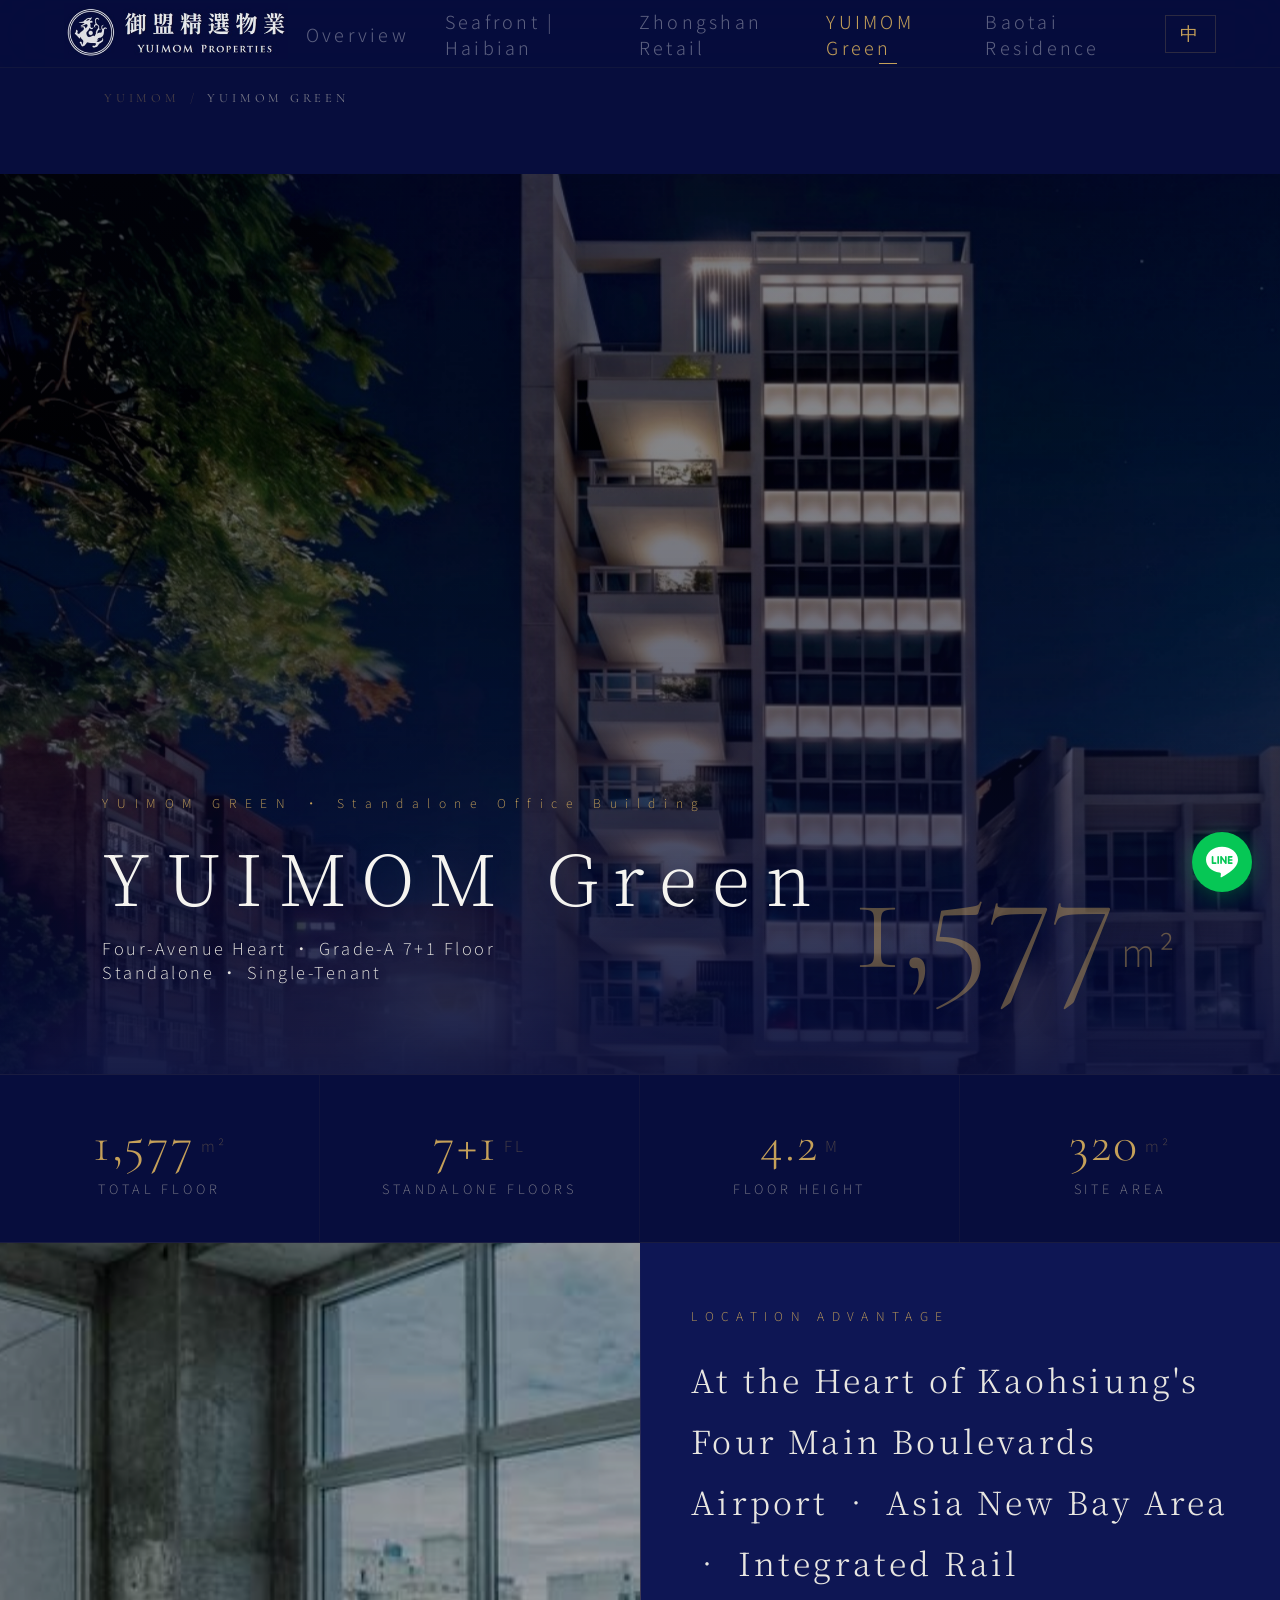
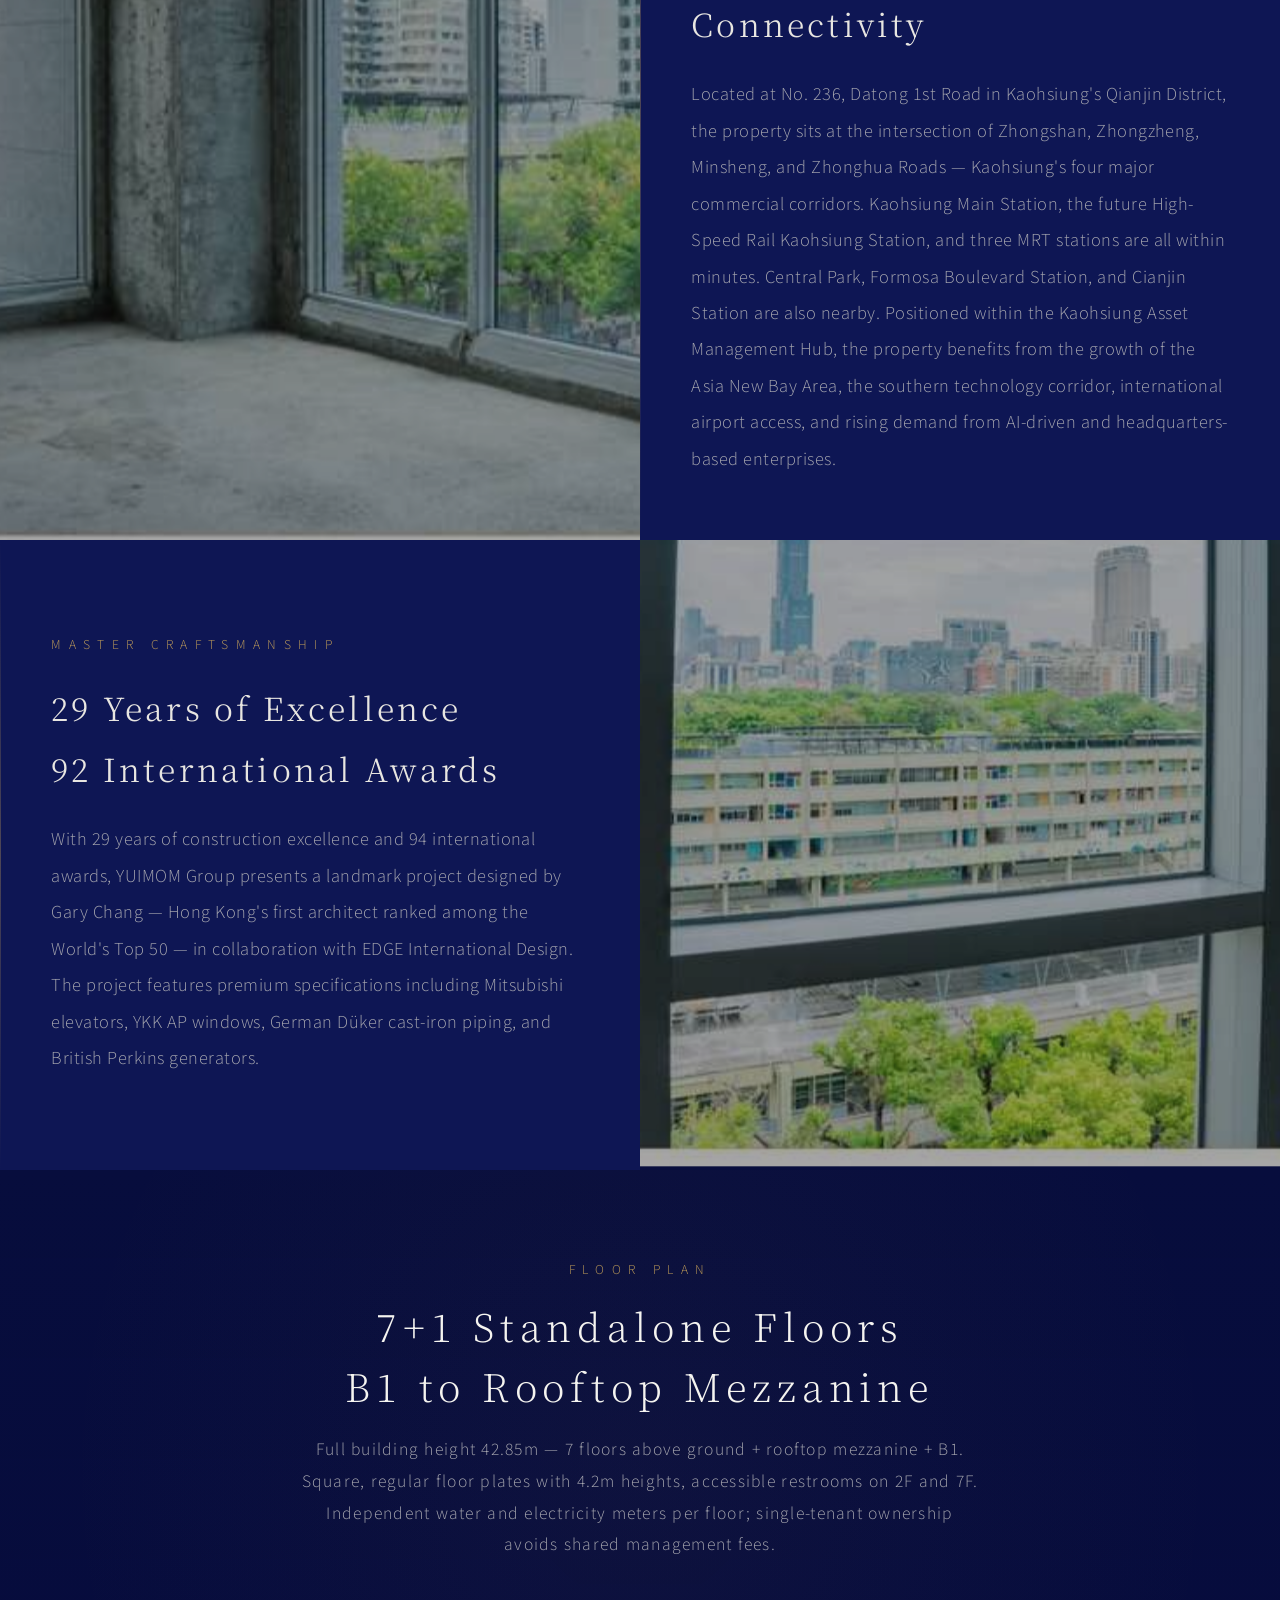
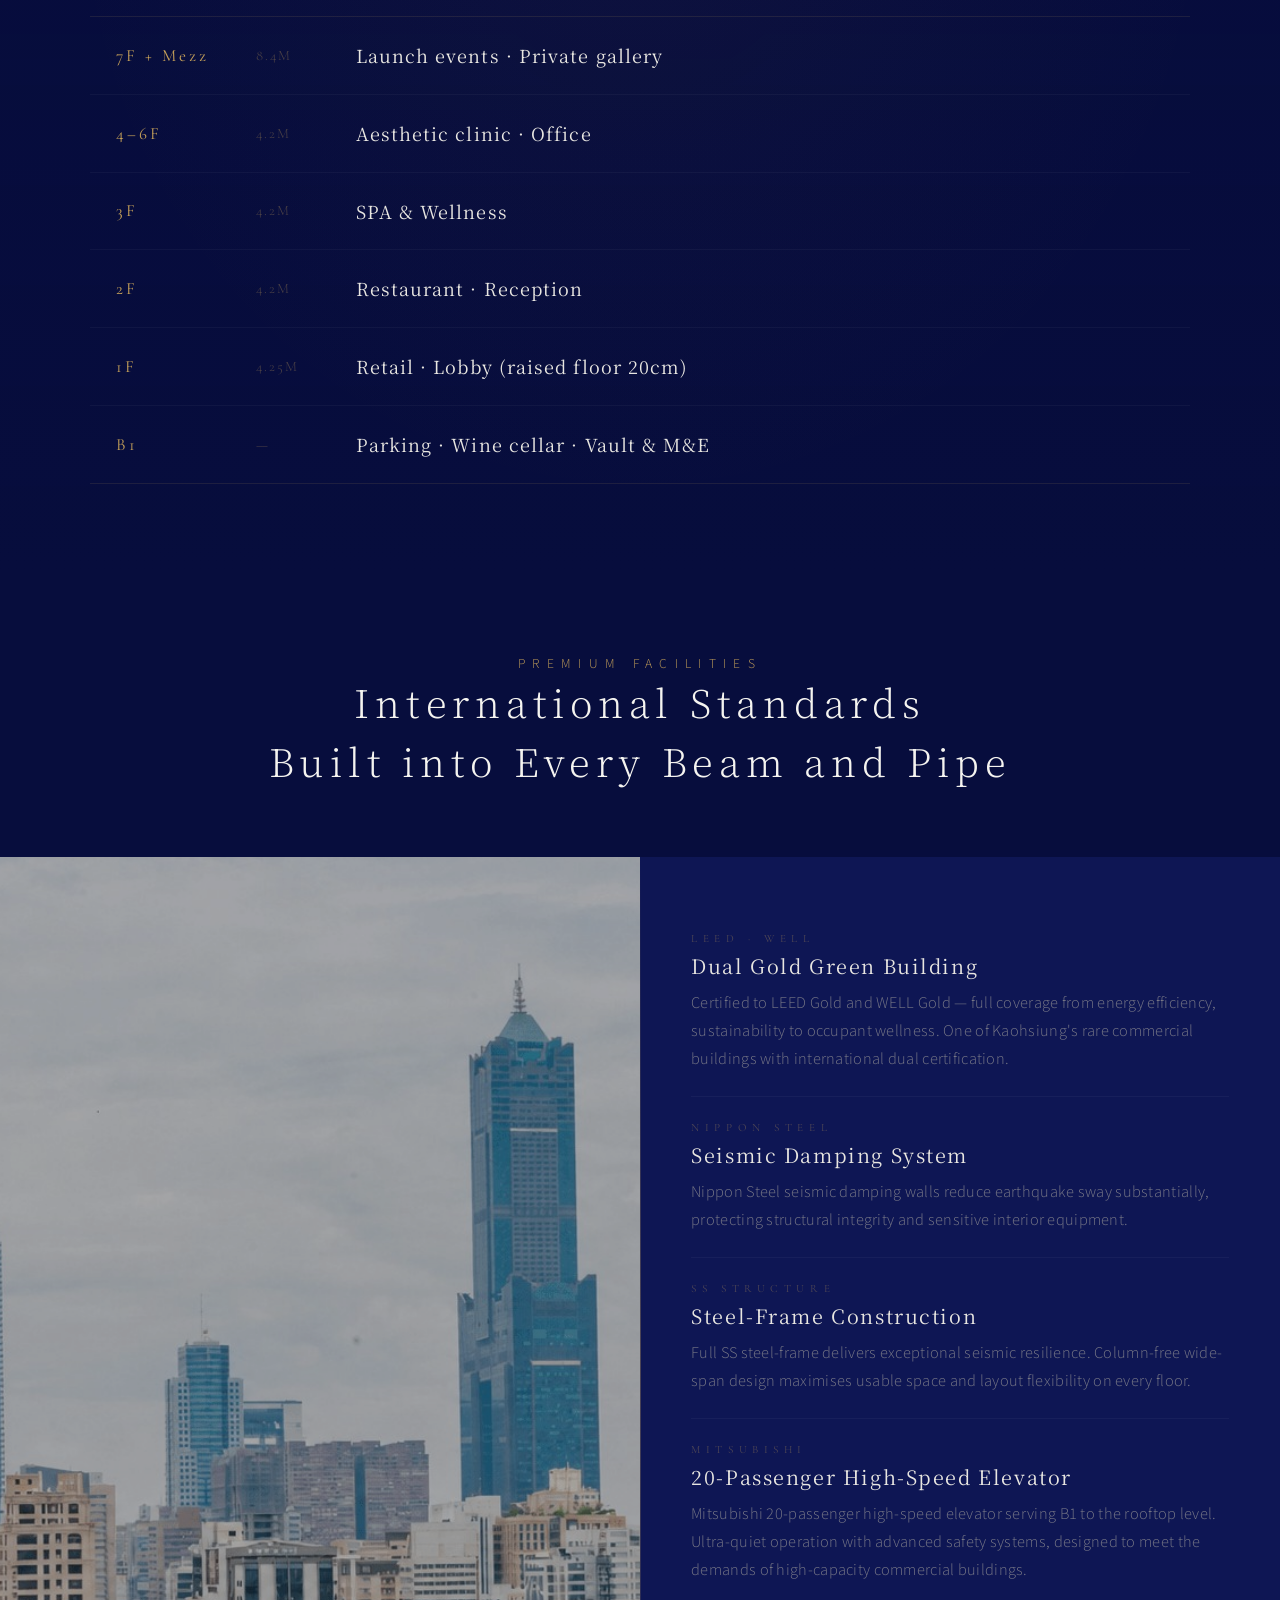
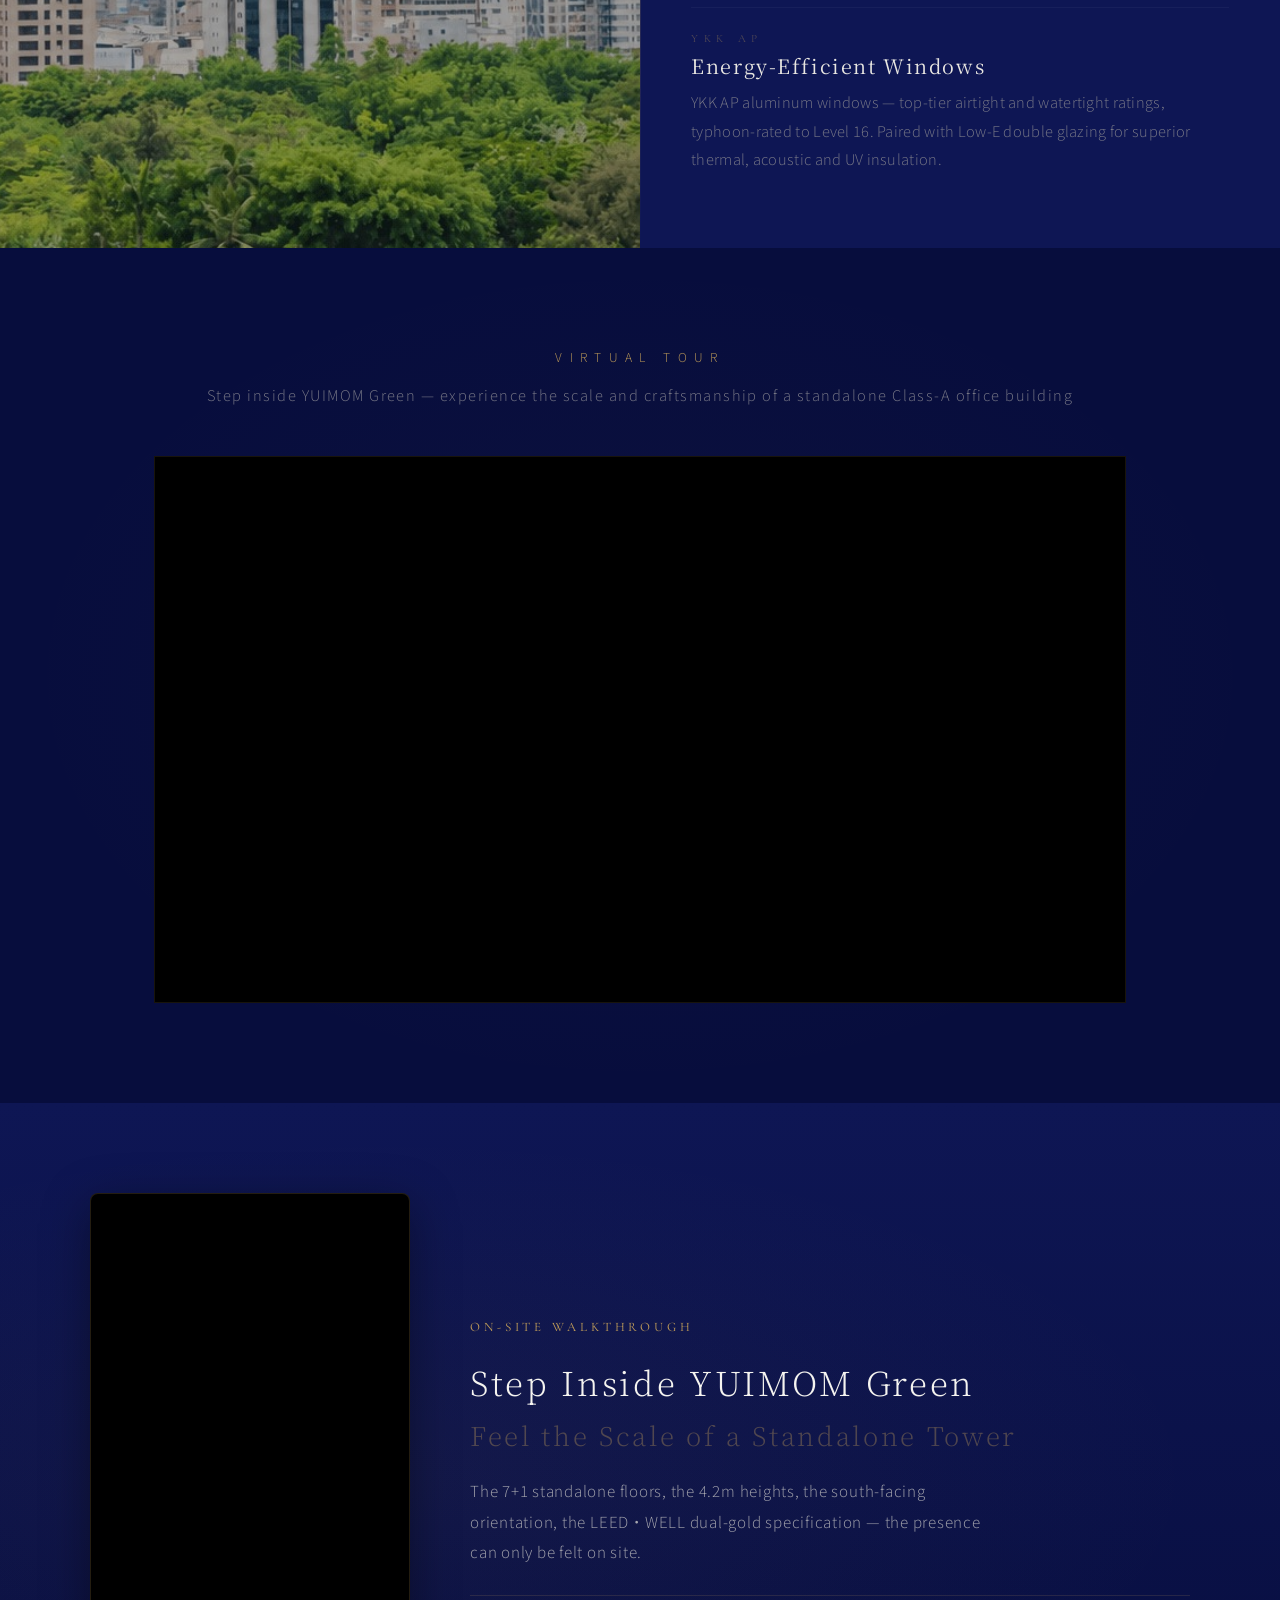
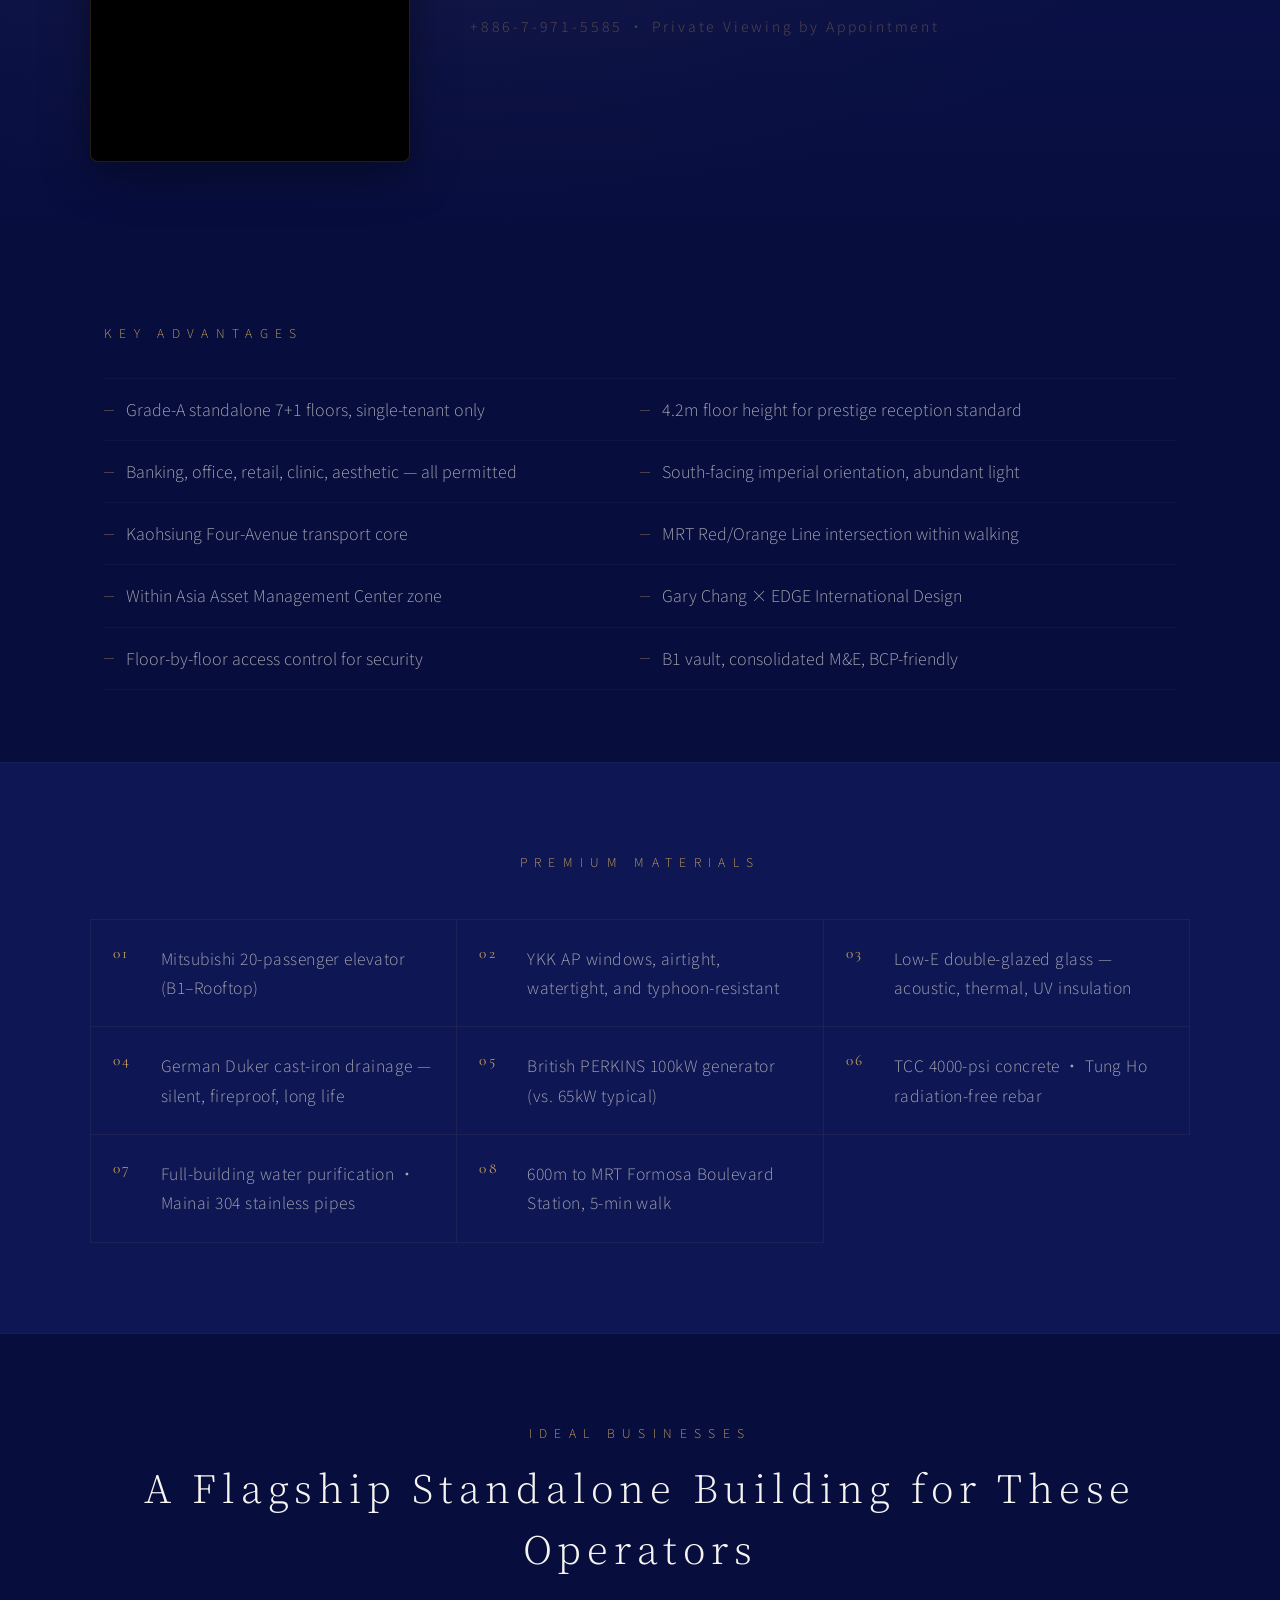
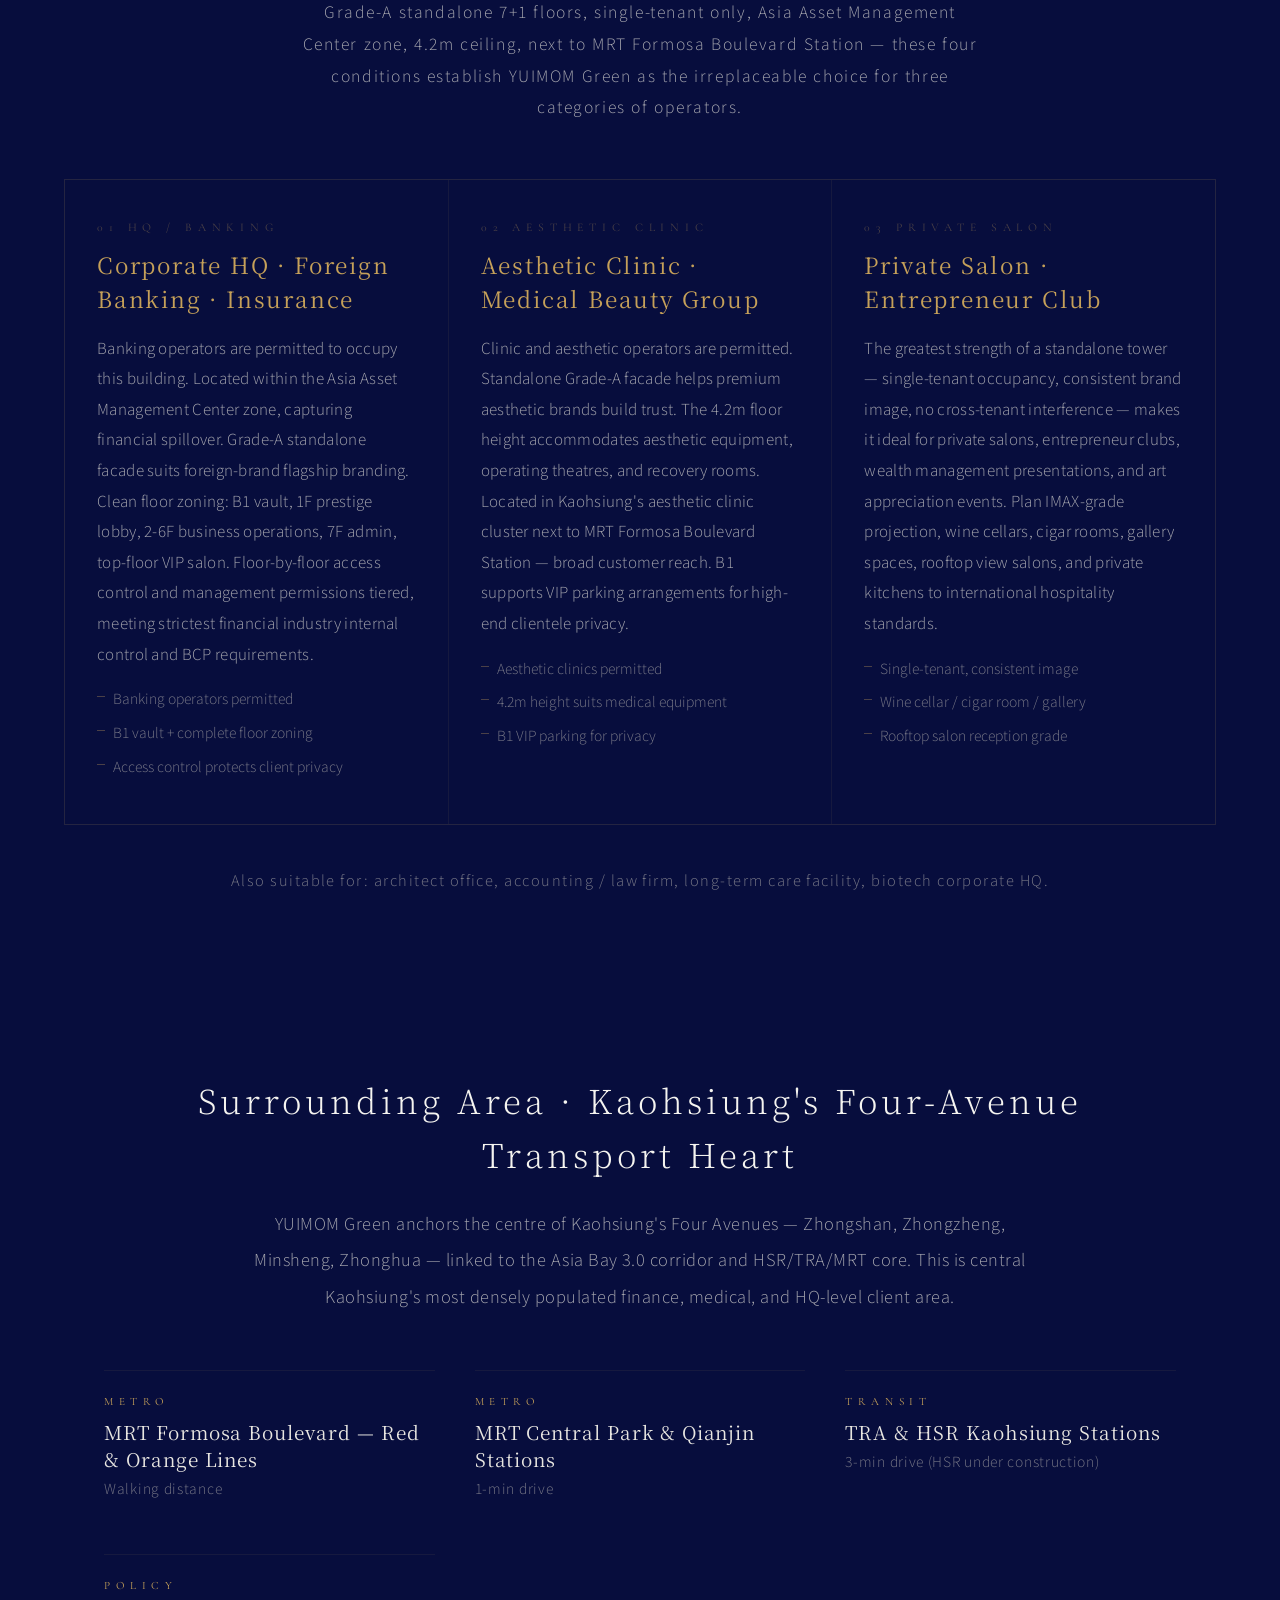
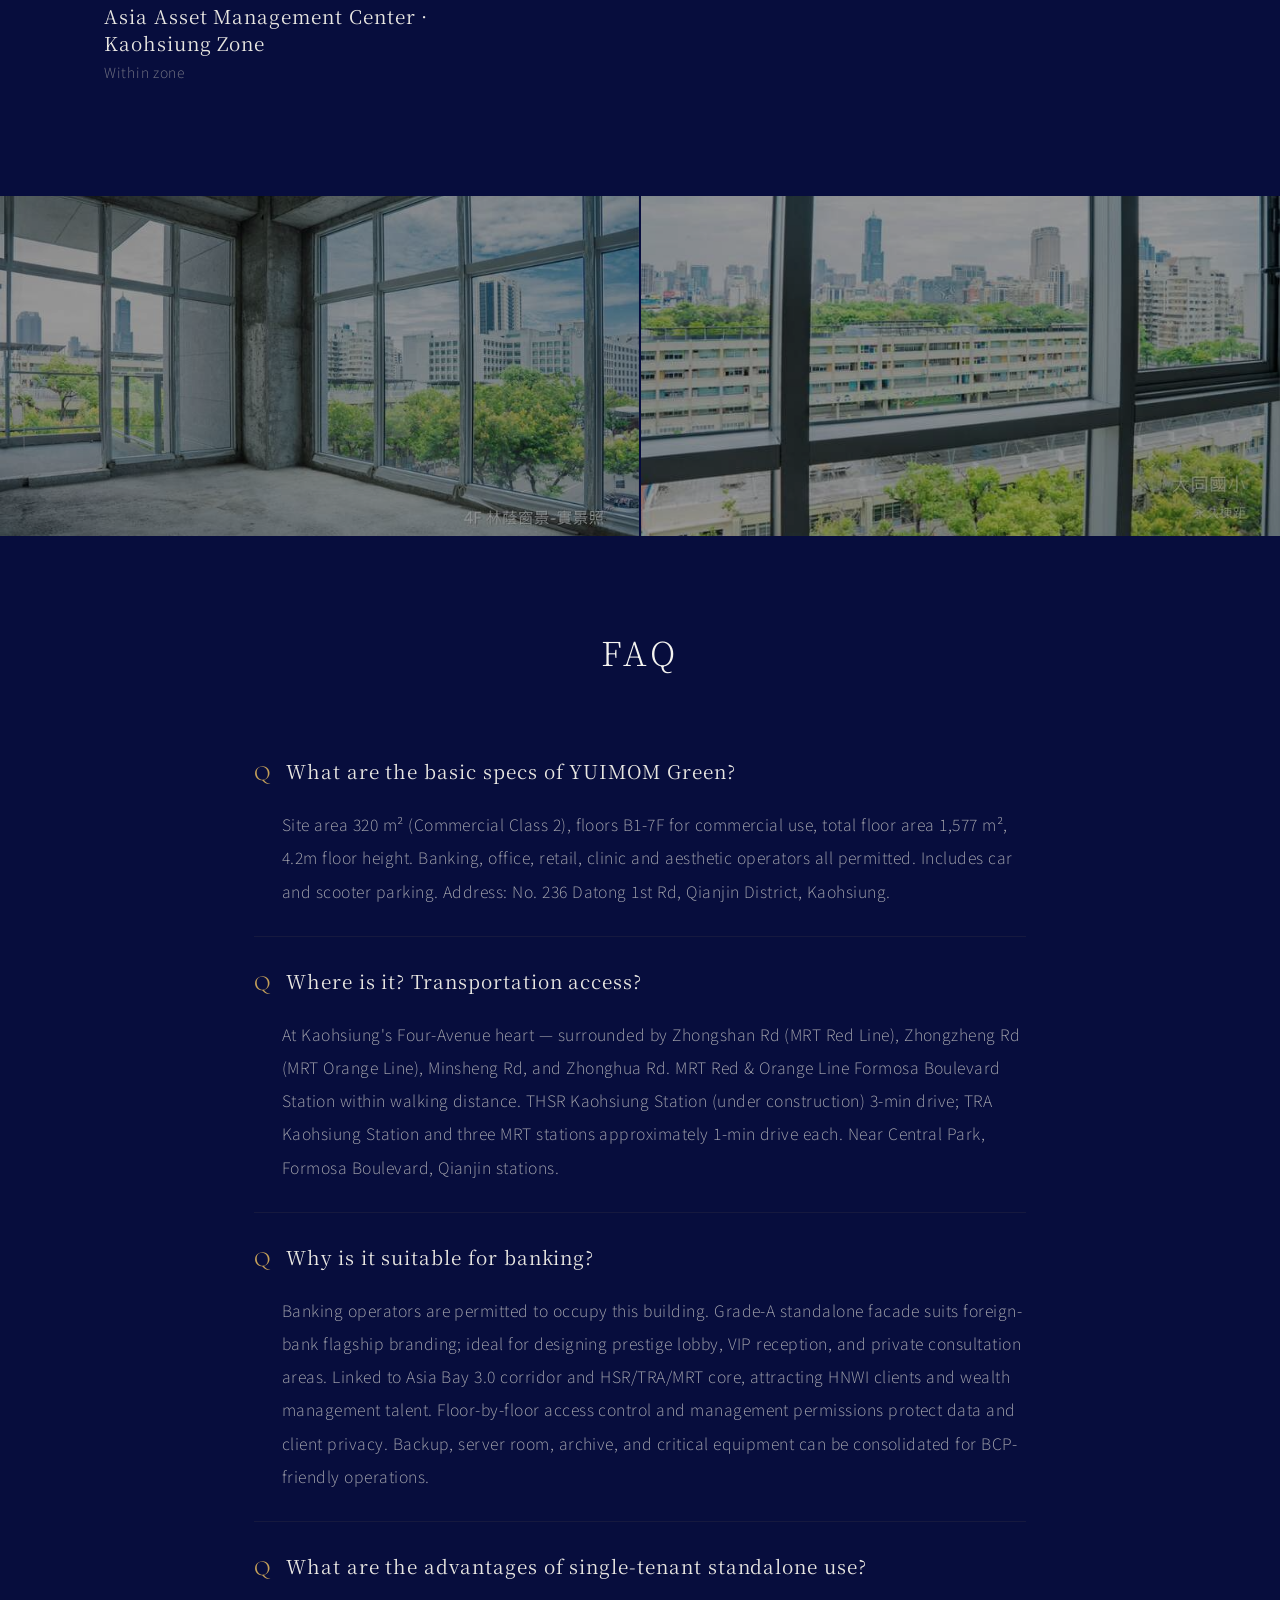
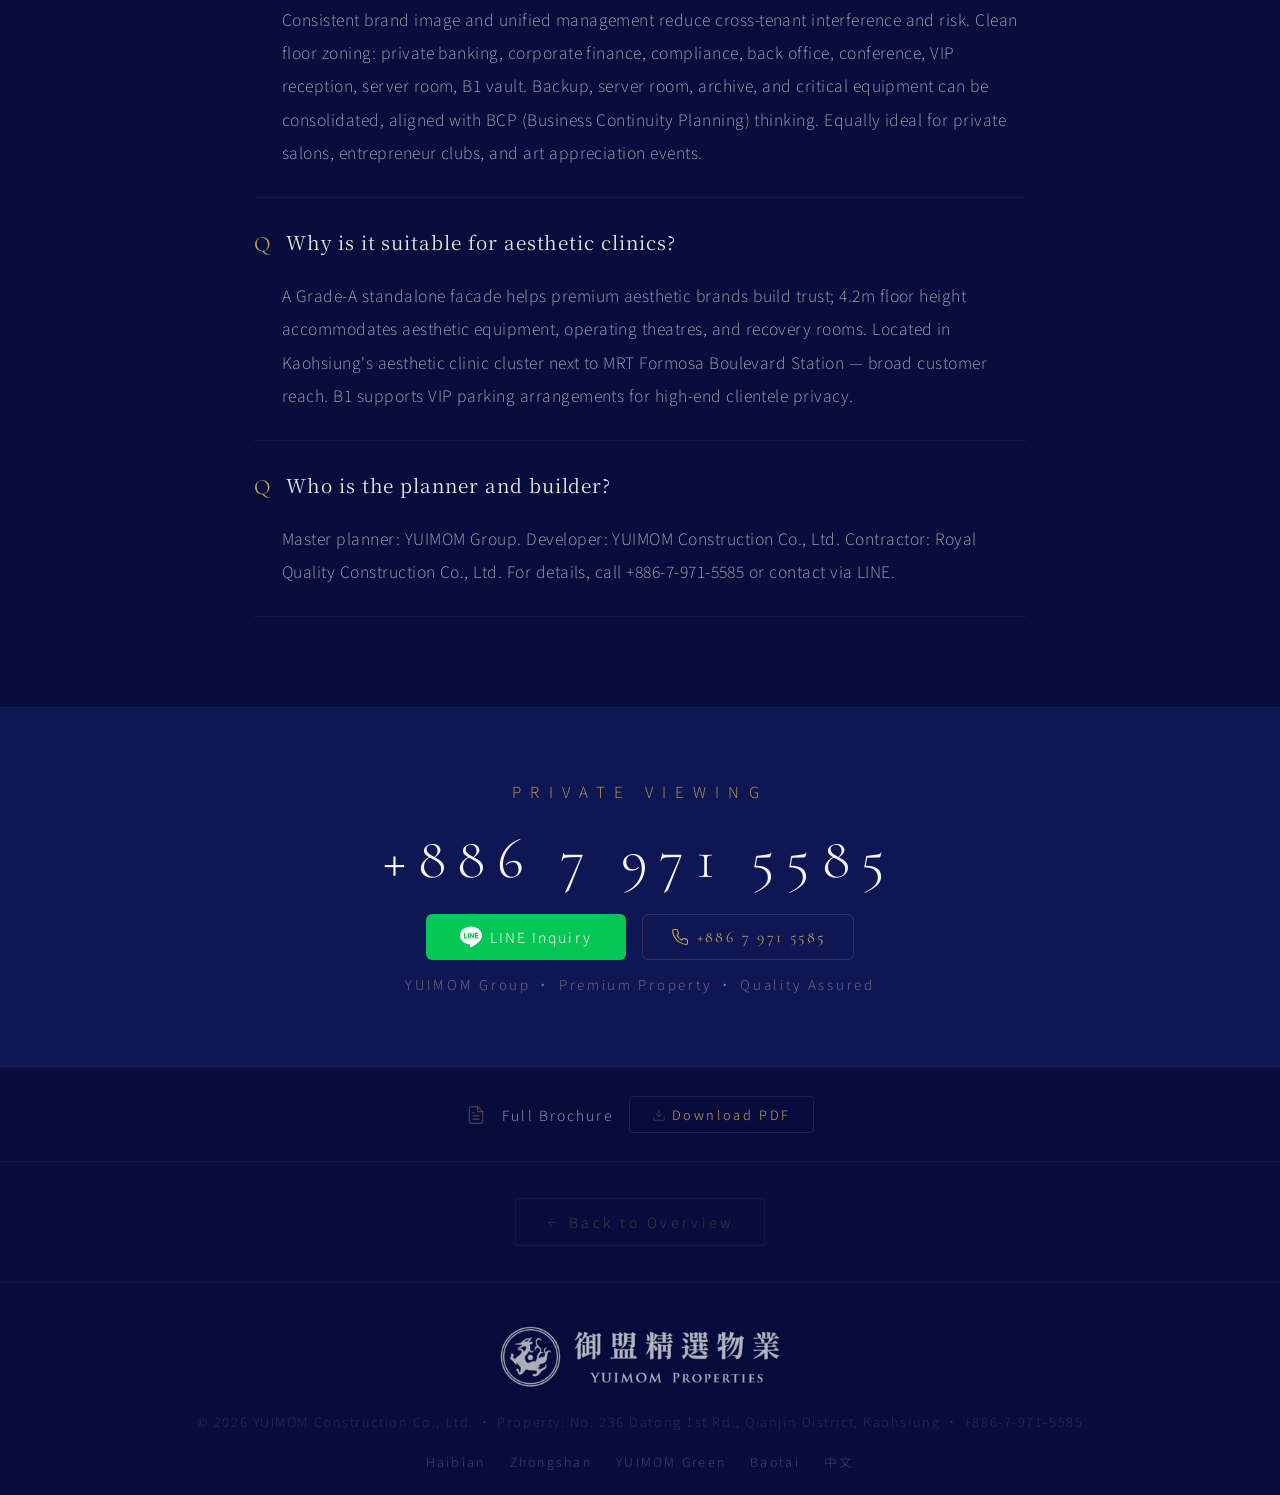
<file: en/changzhuo/index.html>
<!DOCTYPE html>
<html lang="en">
<head>
<meta charset="UTF-8">
<script async src="https://www.googletagmanager.com/gtag/js?id=G-CNVHKR45CL"></script>
<script>window.dataLayer=window.dataLayer||[];function gtag(){dataLayer.push(arguments);}gtag('js',new Date());gtag('config','G-CNVHKR45CL');gtag('config','AW-16712454382');</script>
<!-- Meta Pixel Code -->
<script>
!function(f,b,e,v,n,t,s)
{if(f.fbq)return;n=f.fbq=function(){n.callMethod?
n.callMethod.apply(n,arguments):n.queue.push(arguments)};
if(!f._fbq)f._fbq=n;n.push=n;n.loaded=!0;n.version='2.0';
n.queue=[];t=b.createElement(e);t.async=!0;
t.src=v;s=b.getElementsByTagName(e)[0];
s.parentNode.insertBefore(t,s)}(window, document,'script',
'https://connect.facebook.net/en_US/fbevents.js');
fbq('init', '986780437608046');
fbq('track', 'PageView');
fbq('track', 'ViewContent', {content_name: 'YUIMOM Green', content_ids: ['changzhuo'], content_type: 'product', content_category: 'Commercial Real Estate'});

</script>
<noscript><img height="1" width="1" style="display:none"
src="https://www.facebook.com/tr?id=986780437608046&ev=PageView&noscript=1"
/></noscript>
<!-- End Meta Pixel Code -->

<meta name="viewport" content="width=device-width, initial-scale=1.0">
<link rel="icon" href="/favicon.ico" sizes="32x32">
<link rel="icon" href="/images/favicon-192.png" sizes="192x192" type="image/png">
<link rel="apple-touch-icon" href="/images/apple-touch-icon.png">

<title>YUIMOM Green — Grade-A Standalone Office, 1,577 m², Kaohsiung Four-Avenue Core | YUIMOM Properties</title>
<meta name="description" content="No. 236 Datong 1st Rd, Qianjin District, Kaohsiung — Grade-A standalone 7+1 floor office tower. Site area 320 m², total floor area 1,577 m², 4.2m floor height. Banking, office, retail, clinic and aesthetic operators all permitted. At Kaohsiung's Four-Avenue intersection, within Asia Asset Management Center zone, walking distance to MRT Formosa Boulevard Station. LEED · WELL dual gold, SS steel-frame, Nippon Steel seismic damping, Mitsubishi elevator. Ideal for corporate HQ, foreign banking, aesthetic clinic, and private salon. Private viewing: +886-7-971-5585.">
<meta name="keywords" content="Kaohsiung standalone office,Kaohsiung corporate HQ,Kaohsiung aesthetic clinic,private salon Kaohsiung,Kaohsiung architect office,long-term care Kaohsiung,Qianjin office building,Datong Road office,YUIMOM Green,Asia Asset Management Center,Kaohsiung Four Avenue,Grade-A standalone,MRT Formosa Boulevard">
<link rel="canonical" href="https://yuimom.site/en/changzhuo/">
<link rel="alternate" hreflang="zh-Hant" href="https://yuimom.site/changzhuo/">
<link rel="alternate" hreflang="en" href="https://yuimom.site/en/changzhuo/">
<link rel="alternate" hreflang="x-default" href="https://yuimom.site/changzhuo/">

<meta property="og:type" content="article">
<meta property="og:url" content="https://yuimom.site/en/changzhuo/">
<meta property="og:title" content="YUIMOM Green — Grade-A Standalone 7+1 Floor, 1,577 m²">
<meta property="og:description" content="Grade-A standalone office tower at Kaohsiung's Four-Avenue heart. Total 1,577 m² across 7+1 floors, 4.2m ceiling. Ideal for corporate HQ, foreign banking, aesthetic clinic, private salon.">
<meta property="og:image" content="https://yuimom.site/images/changzhuo.jpg">
<meta property="og:image:width" content="1200">
<meta property="og:image:height" content="630">
<meta property="og:site_name" content="YUIMOM Properties">
<meta property="og:locale" content="en_US">
<meta name="twitter:card" content="summary_large_image">
<meta name="twitter:image" content="https://yuimom.site/images/changzhuo.jpg">

<link rel="preconnect" href="https://fonts.googleapis.com">
<link rel="preconnect" href="https://fonts.gstatic.com" crossorigin>
<link href="https://fonts.googleapis.com/css2?family=Noto+Serif+TC:wght@200;300;400;500;600;700;900&family=Noto+Sans+TC:wght@100;200;300;400;500&family=Cormorant+Garamond:wght@300;400;500;600&display=swap" rel="stylesheet">
<link rel="stylesheet" href="/assets/css/main.css">

<script type="application/ld+json">
{
  "@context":"https://schema.org","@type":"Product",
  "name":"YUIMOM Green — Grade-A Standalone Office",
  "description":"No. 236 Datong 1st Rd, Qianjin District, Kaohsiung. Grade-A standalone 7+1 floor office, site 320 m², total floor area 1,577 m², 4.2m ceiling.",
  "image":["https://yuimom.site/images/changzhuo.jpg","https://yuimom.site/images/changzhuo2.jpg","https://yuimom.site/images/changzhuo3.jpg"],
  "brand":{"@type":"Brand","name":"YUIMOM Group"},
  "category":"Commercial Real Estate",
  "offers":{"@type":"Offer","url":"https://yuimom.site/en/changzhuo/","priceCurrency":"TWD","availability":"https://schema.org/InStock","seller":{"@type":"Organization","name":"YUIMOM Construction Co., Ltd.","telephone":"+886-7-971-5585"}}
}
</script>
<script type="application/ld+json">
{"@context":"https://schema.org","@type":"BreadcrumbList","itemListElement":[
  {"@type":"ListItem","position":1,"name":"Home","item":"https://yuimom.site/en/"},
  {"@type":"ListItem","position":2,"name":"YUIMOM Green Standalone Office","item":"https://yuimom.site/en/changzhuo/"}
]}
</script>
<script type="application/ld+json">
{"@context":"https://schema.org","@type":"FAQPage","mainEntity":[
  {"@type":"Question","name":"What are the basic specs of YUIMOM Green?","acceptedAnswer":{"@type":"Answer","text":"Site area 320 m² (Commercial Class 2), floors B1-7F for commercial use, total floor area 1,577 m², 4.2m floor height. Banking, office, retail, clinic and aesthetic operators all permitted. Includes car and scooter parking. Address: No. 236 Datong 1st Rd, Qianjin District, Kaohsiung."}},
  {"@type":"Question","name":"Where is it? Transportation access?","acceptedAnswer":{"@type":"Answer","text":"At Kaohsiung's Four-Avenue heart — surrounded by Zhongshan Rd (MRT Red Line), Zhongzheng Rd (MRT Orange Line), Minsheng Rd, and Zhonghua Rd. MRT Red & Orange Line Formosa Boulevard Station within walking distance. THSR Kaohsiung Station (under construction) 3-min drive; TRA Kaohsiung Station and three MRT stations (Central Park, Formosa Boulevard, Qianjin) approximately 1-min drive."}},
  {"@type":"Question","name":"Why is it suitable for banking?","acceptedAnswer":{"@type":"Answer","text":"Banking operators are permitted to occupy this building. Grade-A standalone facade suits foreign-bank flagship branding; ideal for designing prestige lobby, VIP reception, and private consultation areas. Linked to Asia Bay 3.0 corridor and HSR/TRA/MRT core, attracting HNWI clients and wealth management talent. Floor-by-floor access control and management permissions protect data and client privacy."}},
  {"@type":"Question","name":"What are the advantages of single-tenant standalone use?","acceptedAnswer":{"@type":"Answer","text":"Consistent brand image and unified management reduce cross-tenant interference and risk. Clean floor zoning: private banking, corporate finance, compliance, back office, conference, VIP reception, server room, B1 vault. Backup, server room, archive, and critical equipment can be consolidated — aligned with BCP (Business Continuity Planning) thinking."}},
  {"@type":"Question","name":"Why is it suitable for aesthetic clinics?","acceptedAnswer":{"@type":"Answer","text":"A Grade-A standalone facade helps premium aesthetic brands build trust; 4.2m floor height accommodates aesthetic equipment, operating theatres, and recovery rooms. Located in Kaohsiung's aesthetic clinic cluster next to MRT Formosa Boulevard Station — broad customer reach. B1 supports VIP parking arrangements for high-end clientele privacy."}}
]}
</script>

<!-- Meta Pixel — User Interaction Events -->
<script>
(function(){
  if(typeof fbq!=='function')return;
  function fire(name,params){try{fbq('track',name,params||{});}catch(e){}}
  // 等 DOM 載入完
  document.addEventListener('DOMContentLoaded',function(){
    // 電話按鈕 → Contact + Lead
    document.querySelectorAll('a[href^="tel:"]').forEach(function(el){
      el.addEventListener('click',function(){
        fire('Contact',{content_name:'Phone Click',content_category:'Phone'});
        fire('Lead',{content_name:'Phone Click',content_category:'Phone'});
      });
    });
    // LINE 連結 → Contact + Lead
    document.querySelectorAll('a[href*="lin.ee/"]').forEach(function(el){
      el.addEventListener('click',function(){
        fire('Contact',{content_name:'LINE Click',content_category:'LINE'});
        fire('Lead',{content_name:'LINE Click',content_category:'LINE'});
      });
    });
    // 預約鑑賞 cta-section → Schedule（看到該區塊時觸發一次）
    var ctaSec=document.querySelector('.cta-section');
    if(ctaSec && 'IntersectionObserver' in window){
      var obs=new IntersectionObserver(function(entries){
        entries.forEach(function(e){
          if(e.isIntersecting){
            fire('Schedule',{content_name:'Private Viewing CTA'});
            obs.unobserve(e.target);
          }
        });
      },{threshold:0.5});
      obs.observe(ctaSec);
    }
    // 地段區塊 → FindLocation（看到地圖/位置區塊時觸發一次）
    var locSec=document.querySelector('.location-section, .map-section, [id*="location"], [id*="map"]');
    if(locSec && 'IntersectionObserver' in window){
      var obsL=new IntersectionObserver(function(entries){
        entries.forEach(function(e){
          if(e.isIntersecting){
            fire('FindLocation',{content_name:'Location Section'});
            obsL.unobserve(e.target);
          }
        });
      },{threshold:0.4});
      obsL.observe(locSec);
    }
  });
})();
</script>
<!-- End Meta Pixel User Interaction Events -->

</head>
<body>

<nav class="nav" id="mainNav">
  <a href="/en/" aria-label="YUIMOM Group Home"><img class="nav-logo" src="/images/logo_nav.png" alt="YUIMOM Group"></a>
  <div class="nav-toggle" id="navToggle" onclick="toggleMenu()"><span></span><span></span><span></span></div>
  <div class="nav-right" id="navRight">
    <div class="nav-links">
      <a class="nav-link" href="/en/">Overview</a>
      <a class="nav-link" href="/en/haiban/">Seafront | Haibian</a>
      <a class="nav-link" href="/en/zhongshan/">Zhongshan Retail</a>
      <a class="nav-link active" href="/en/changzhuo/">YUIMOM Green</a>
      <a class="nav-link" href="/en/baotai/">Baotai Residence</a>
    </div>
    <a class="lang-btn" href="/changzhuo/" aria-label="切換到中文">中</a>
  </div>
</nav>

<main>

<nav class="breadcrumb" aria-label="Breadcrumb">
  <a href="/en/">YUIMOM</a><span class="sep">/</span>YUIMOM GREEN
</nav>

<section class="prop-hero">
  <img class="prop-hero-img parallax-bg" src="/images/changzhuo.jpg" alt="YUIMOM Green — Grade-A standalone 7+1 floor office at Kaohsiung's Four-Avenue heart">
  <div class="prop-hero-overlay">
    <div class="prop-overline">YUIMOM GREEN  ·  Standalone Office Building</div>
    <h1 class="prop-title">YUIMOM Green</h1>
    <p class="prop-tagline">Four-Avenue Heart  ·  Grade-A 7+1 Floor Standalone  ·  Single-Tenant</p>
  </div>
  <div class="prop-hero-stat"><div class="big-num">1,577<span class="big-unit">m²</span></div></div>
</section>

<div class="prop-body">

<div class="stats-strip">
  <div class="stat-cell reveal reveal-up"><div class="stat-num">1,577<span class="stat-unit">m²</span></div><div class="stat-label">TOTAL FLOOR</div></div>
  <div class="stat-cell reveal reveal-up"><div class="stat-num">7+1<span class="stat-unit">FL</span></div><div class="stat-label">STANDALONE FLOORS</div></div>
  <div class="stat-cell reveal reveal-up"><div class="stat-num">4.2<span class="stat-unit">M</span></div><div class="stat-label">FLOOR HEIGHT</div></div>
  <div class="stat-cell reveal reveal-up"><div class="stat-num">320<span class="stat-unit">m²</span></div><div class="stat-label">SITE AREA</div></div>
</div>

<div class="invite-block">
  <div class="invite-image"><img class="parallax-bg" src="/images/changzhuo2.jpg" alt="YUIMOM Green — office lobby concept"></div>
  <div class="invite-text">
    <div class="invite-label reveal reveal-up">LOCATION ADVANTAGE</div>
    <h2 class="invite-heading reveal reveal-up">At the Heart of Kaohsiung's Four Main Boulevards<br>Airport • Asia New Bay Area • Integrated Rail Connectivity</h2>
    <p class="invite-body reveal reveal-up">Located at No. 236, Datong 1st Road in Kaohsiung's Qianjin District, the property sits at the intersection of Zhongshan, Zhongzheng, Minsheng, and Zhonghua Roads — Kaohsiung's four major commercial corridors. Kaohsiung Main Station, the future High-Speed Rail Kaohsiung Station, and three MRT stations are all within minutes. Central Park, Formosa Boulevard Station, and Cianjin Station are also nearby. Positioned within the Kaohsiung Asset Management Hub, the property benefits from the growth of the Asia New Bay Area, the southern technology corridor, international airport access, and rising demand from AI-driven and headquarters-based enterprises.</p>
  </div>
</div>

<div class="invite-block">
  <div class="invite-text">
    <div class="invite-label reveal reveal-up">MASTER CRAFTSMANSHIP</div>
    <h2 class="invite-heading reveal reveal-up">29 Years of Excellence<br>92 International Awards</h2>
    <p class="invite-body reveal reveal-up">With 29 years of construction excellence and 94 international awards, YUIMOM Group presents a landmark project designed by Gary Chang — Hong Kong's first architect ranked among the World's Top 50 — in collaboration with EDGE International Design. The project features premium specifications including Mitsubishi elevators, YKK AP windows, German Düker cast-iron piping, and British Perkins generators.</p>
  </div>
  <div class="invite-image"><img class="parallax-bg" src="/images/changzhuo3.jpg" alt="YUIMOM Green — Gary Chang × EDGE International Design"></div>
</div>

<!-- Floor Plan -->
<section class="floor-section">
  <div class="floor-inner">
    <div class="floor-header">
      <div class="highlights-title reveal reveal-up">FLOOR PLAN</div>
      <h2 class="floor-title reveal reveal-up">7+1 Standalone Floors<br>B1 to Rooftop Mezzanine</h2>
      <p class="floor-sub reveal reveal-up">Full building height 42.85m — 7 floors above ground + rooftop mezzanine + B1. Square, regular floor plates with 4.2m heights, accessible restrooms on 2F and 7F. Independent water and electricity meters per floor; single-tenant ownership avoids shared management fees.</p>
    </div>
    <div class="floor-grid">
      <div class="floor-item reveal reveal-up">
        <div class="floor-tag">7F + Mezz</div>
        <div class="floor-h">8.4M</div>
        <div class="floor-use">Launch events · Private gallery</div>
      </div>
      <div class="floor-item reveal reveal-up">
        <div class="floor-tag">4–6F</div>
        <div class="floor-h">4.2M</div>
        <div class="floor-use">Aesthetic clinic · Office</div>
      </div>
      <div class="floor-item reveal reveal-up">
        <div class="floor-tag">3F</div>
        <div class="floor-h">4.2M</div>
        <div class="floor-use">SPA & Wellness</div>
      </div>
      <div class="floor-item reveal reveal-up">
        <div class="floor-tag">2F</div>
        <div class="floor-h">4.2M</div>
        <div class="floor-use">Restaurant · Reception</div>
      </div>
      <div class="floor-item reveal reveal-up">
        <div class="floor-tag">1F</div>
        <div class="floor-h">4.25M</div>
        <div class="floor-use">Retail · Lobby (raised floor 20cm)</div>
      </div>
      <div class="floor-item reveal reveal-up">
        <div class="floor-tag">B1</div>
        <div class="floor-h">—</div>
        <div class="floor-use">Parking · Wine cellar · Vault & M&E</div>
      </div>
    </div>
  </div>
</section>

<!-- Premium Facilities -->
<section class="facility-section">
  <div class="facility-header">
    <div class="highlights-title reveal reveal-up">PREMIUM FACILITIES</div>
    <h2 class="floor-title reveal reveal-up">International Standards<br>Built into Every Beam and Pipe</h2>
  </div>
  <div class="facility-showcase">
    <div class="facility-image"><img class="parallax-bg" src="/images/evergreen_facility.jpg" alt="YUIMOM Green — premium materials and facilities"></div>
    <div class="facility-list">
      <div class="fac-item reveal reveal-up">
        <div class="fac-label">LEED · WELL</div>
        <div class="fac-name">Dual Gold Green Building</div>
        <div class="fac-desc">Certified to LEED Gold and WELL Gold — full coverage from energy efficiency, sustainability to occupant wellness. One of Kaohsiung's rare commercial buildings with international dual certification.</div>
      </div>
      <div class="fac-item reveal reveal-up">
        <div class="fac-label">NIPPON STEEL</div>
        <div class="fac-name">Seismic Damping System</div>
        <div class="fac-desc">Nippon Steel seismic damping walls reduce earthquake sway substantially, protecting structural integrity and sensitive interior equipment.</div>
      </div>
      <div class="fac-item reveal reveal-up">
        <div class="fac-label">SS STRUCTURE</div>
        <div class="fac-name">Steel-Frame Construction</div>
        <div class="fac-desc">Full SS steel-frame delivers exceptional seismic resilience. Column-free wide-span design maximises usable space and layout flexibility on every floor.</div>
      </div>
      <div class="fac-item reveal reveal-up">
        <div class="fac-label">MITSUBISHI</div>
        <div class="fac-name">20-Passenger High-Speed Elevator</div>
        <div class="fac-desc">Mitsubishi 20-passenger high-speed elevator serving B1 to the rooftop level. Ultra-quiet operation with advanced safety systems, designed to meet the demands of high-capacity commercial buildings.</div>
      </div>
      <div class="fac-item reveal reveal-up">
        <div class="fac-label">YKK AP</div>
        <div class="fac-name">Energy-Efficient Windows</div>
        <div class="fac-desc">YKK AP aluminum windows — top-tier airtight and watertight ratings, typhoon-rated to Level 16. Paired with Low-E double glazing for superior thermal, acoustic and UV insulation.</div>
      </div>
    </div>
  </div>
</section>

<!-- Virtual Tour -->
<section class="video-cinema">
  <div class="video-cinema-inner">
    <div class="video-cinema-header">
      <div class="highlights-title reveal reveal-up">VIRTUAL TOUR</div>
      <p class="video-cinema-sub reveal reveal-up">Step inside YUIMOM Green — experience the scale and craftsmanship of a standalone Class-A office building</p>
    </div>
    <div class="video-frame reveal reveal-up">
      <iframe
        src="https://www.youtube.com/embed/4RmkKfQyvH8?autoplay=1&mute=1&loop=1&playlist=4RmkKfQyvH8&controls=0&modestbranding=1&rel=0&playsinline=1&vq=hd1080&iv_load_policy=3"
        title="YUIMOM Green Virtual Tour"
        frameborder="0"
        allow="autoplay; encrypted-media; picture-in-picture"
        allowfullscreen
        loading="lazy"></iframe>
    </div>
  </div>
</section>

<!-- On-Site Walkthrough Video -->
<section class="walkthrough-section">
  <div class="walkthrough-inner">
    <div class="walkthrough-video reveal reveal-up">
      <iframe
        src="https://www.youtube.com/embed/nRTKFNBllg4?rel=0&modestbranding=1&playsinline=1&vq=hd1080&iv_load_policy=3"
        title="YUIMOM Green On-Site Walkthrough"
        frameborder="0"
        allow="accelerometer; encrypted-media; gyroscope; picture-in-picture"
        allowfullscreen
        loading="lazy"></iframe>
    </div>
    <div class="walkthrough-text">
      <div class="walkthrough-label reveal reveal-up">ON-SITE WALKTHROUGH</div>
      <h2 class="walkthrough-heading reveal reveal-up">Step Inside YUIMOM Green<br><span>Feel the Scale of a Standalone Tower</span></h2>
      <p class="walkthrough-body reveal reveal-up">The 7+1 standalone floors, the 4.2m heights, the south-facing orientation, the LEED·WELL dual-gold specification — the presence can only be felt on site.</p>
      <div class="walkthrough-cta reveal reveal-up">+886-7-971-5585  ·  Private Viewing by Appointment</div>
    </div>
  </div>
</section>

<div class="highlights-section">
  <div class="highlights-title reveal reveal-up">KEY ADVANTAGES</div>
  <div class="hl-grid">
    <div class="hl-item reveal reveal-up">Grade-A standalone 7+1 floors, single-tenant only</div>
    <div class="hl-item reveal reveal-up">4.2m floor height for prestige reception standard</div>
    <div class="hl-item reveal reveal-up">Banking, office, retail, clinic, aesthetic — all permitted</div>
    <div class="hl-item reveal reveal-up">South-facing imperial orientation, abundant light</div>
    <div class="hl-item reveal reveal-up">Kaohsiung Four-Avenue transport core</div>
    <div class="hl-item reveal reveal-up">MRT Red/Orange Line intersection within walking</div>
    <div class="hl-item reveal reveal-up">Within Asia Asset Management Center zone</div>
    <div class="hl-item reveal reveal-up">Gary Chang × EDGE International Design</div>
    <div class="hl-item reveal reveal-up">Floor-by-floor access control for security</div>
    <div class="hl-item reveal reveal-up">B1 vault, consolidated M&E, BCP-friendly</div>
  </div>
</div>

<!-- Premium Materials -->
<section class="materials-section">
  <div class="materials-inner">
    <div class="materials-header">
      <div class="highlights-title reveal reveal-up">PREMIUM MATERIALS</div>
    </div>
    <div class="mat-grid">
      <div class="mat-item reveal reveal-up"><span class="mat-num">01</span><span class="mat-text">Mitsubishi 20-passenger elevator (B1–Rooftop)</span></div>
      <div class="mat-item reveal reveal-up"><span class="mat-num">02</span><span class="mat-text">YKK AP windows, airtight, watertight, and typhoon-resistant</span></div>
      <div class="mat-item reveal reveal-up"><span class="mat-num">03</span><span class="mat-text">Low-E double-glazed glass — acoustic, thermal, UV insulation</span></div>
      <div class="mat-item reveal reveal-up"><span class="mat-num">04</span><span class="mat-text">German Duker cast-iron drainage — silent, fireproof, long life</span></div>
      <div class="mat-item reveal reveal-up"><span class="mat-num">05</span><span class="mat-text">British PERKINS 100kW generator (vs. 65kW typical)</span></div>
      <div class="mat-item reveal reveal-up"><span class="mat-num">06</span><span class="mat-text">TCC 4000-psi concrete · Tung Ho radiation-free rebar</span></div>
      <div class="mat-item reveal reveal-up"><span class="mat-num">07</span><span class="mat-text">Full-building water purification · Mainai 304 stainless pipes</span></div>
      <div class="mat-item reveal reveal-up"><span class="mat-num">08</span><span class="mat-text">600m to MRT Formosa Boulevard Station, 5-min walk</span></div>
    </div>
  </div>
</section>

<section class="usecase-section">
  <div class="usecase-head">
    <div class="highlights-title reveal reveal-up">IDEAL BUSINESSES</div>
    <h2 class="reveal reveal-up">A Flagship Standalone Building for These Operators</h2>
    <p class="reveal reveal-up">Grade-A standalone 7+1 floors, single-tenant only, Asia Asset Management Center zone, 4.2m ceiling, next to MRT Formosa Boulevard Station — these four conditions establish YUIMOM Green as the irreplaceable choice for three categories of operators.</p>
  </div>

  <div class="usecase-grid">
    <div class="usecase-card reveal reveal-up">
      <div class="uc-icon">01  HQ / BANKING</div>
      <h3>Corporate HQ · Foreign Banking · Insurance</h3>
      <p>Banking operators are permitted to occupy this building. Located within the Asia Asset Management Center zone, capturing financial spillover. Grade-A standalone facade suits foreign-brand flagship branding. Clean floor zoning: B1 vault, 1F prestige lobby, 2-6F business operations, 7F admin, top-floor VIP salon. Floor-by-floor access control and management permissions tiered, meeting strictest financial industry internal control and BCP requirements.</p>
      <ul>
        <li>Banking operators permitted</li>
        <li>B1 vault + complete floor zoning</li>
        <li>Access control protects client privacy</li>
      </ul>
    </div>

    <div class="usecase-card reveal reveal-up">
      <div class="uc-icon">02  AESTHETIC CLINIC</div>
      <h3>Aesthetic Clinic · Medical Beauty Group</h3>
      <p>Clinic and aesthetic operators are permitted. Standalone Grade-A facade helps premium aesthetic brands build trust. The 4.2m floor height accommodates aesthetic equipment, operating theatres, and recovery rooms. Located in Kaohsiung's aesthetic clinic cluster next to MRT Formosa Boulevard Station — broad customer reach. B1 supports VIP parking arrangements for high-end clientele privacy.</p>
      <ul>
        <li>Aesthetic clinics permitted</li>
        <li>4.2m height suits medical equipment</li>
        <li>B1 VIP parking for privacy</li>
      </ul>
    </div>

    <div class="usecase-card reveal reveal-up">
      <div class="uc-icon">03  PRIVATE SALON</div>
      <h3>Private Salon · Entrepreneur Club</h3>
      <p>The greatest strength of a standalone tower — single-tenant occupancy, consistent brand image, no cross-tenant interference — makes it ideal for private salons, entrepreneur clubs, wealth management presentations, and art appreciation events. Plan IMAX-grade projection, wine cellars, cigar rooms, gallery spaces, rooftop view salons, and private kitchens to international hospitality standards.</p>
      <ul>
        <li>Single-tenant, consistent image</li>
        <li>Wine cellar / cigar room / gallery</li>
        <li>Rooftop salon reception grade</li>
      </ul>
    </div>
  </div>

  <p class="reveal reveal-up" style="text-align:center;margin-top:40px;font-size:0.82rem;letter-spacing:0.1em;color:var(--steel);line-height:2;font-weight:200">Also suitable for: architect office, accounting / law firm, long-term care facility, biotech corporate HQ.</p>
</section>

<section class="location-section">
  <h2 class="reveal reveal-up">Surrounding Area  ·  Kaohsiung's Four-Avenue Transport Heart</h2>
  <p class="location-intro reveal reveal-up">YUIMOM Green anchors the centre of Kaohsiung's Four Avenues — Zhongshan, Zhongzheng, Minsheng, Zhonghua — linked to the Asia Bay 3.0 corridor and HSR/TRA/MRT core. This is central Kaohsiung's most densely populated finance, medical, and HQ-level client area.</p>

  <div class="location-grid">
    <div class="loc-item">
      <div class="loc-label">METRO</div>
      <div class="loc-name">MRT Formosa Boulevard — Red & Orange Lines</div>
      <div class="loc-dist">Walking distance</div>
    </div>
    <div class="loc-item">
      <div class="loc-label">METRO</div>
      <div class="loc-name">MRT Central Park & Qianjin Stations</div>
      <div class="loc-dist">1-min drive</div>
    </div>
    <div class="loc-item">
      <div class="loc-label">TRANSIT</div>
      <div class="loc-name">TRA & HSR Kaohsiung Stations</div>
      <div class="loc-dist">3-min drive (HSR under construction)</div>
    </div>
    <div class="loc-item">
      <div class="loc-label">POLICY</div>
      <div class="loc-name">Asia Asset Management Center · Kaohsiung Zone</div>
      <div class="loc-dist">Within zone</div>
    </div>
  </div>
</section>

<div class="gallery-full">
  <img src="/images/changzhuo2.jpg" alt="YUIMOM Green office lobby concept" loading="lazy" class="reveal reveal-left">
  <img src="/images/changzhuo3.jpg" alt="YUIMOM Green interior concept" loading="lazy" class="reveal reveal-right">
</div>

<section class="faq-section">
  <h2 class="reveal reveal-up">FAQ</h2>

  <div class="faq-item reveal reveal-up">
    <div class="faq-q">What are the basic specs of YUIMOM Green?</div>
    <p class="faq-a">Site area 320 m² (Commercial Class 2), floors B1-7F for commercial use, total floor area 1,577 m², 4.2m floor height. Banking, office, retail, clinic and aesthetic operators all permitted. Includes car and scooter parking. Address: No. 236 Datong 1st Rd, Qianjin District, Kaohsiung.</p>
  </div>

  <div class="faq-item reveal reveal-up">
    <div class="faq-q">Where is it? Transportation access?</div>
    <p class="faq-a">At Kaohsiung's Four-Avenue heart — surrounded by Zhongshan Rd (MRT Red Line), Zhongzheng Rd (MRT Orange Line), Minsheng Rd, and Zhonghua Rd. MRT Red & Orange Line Formosa Boulevard Station within walking distance. THSR Kaohsiung Station (under construction) 3-min drive; TRA Kaohsiung Station and three MRT stations approximately 1-min drive each. Near Central Park, Formosa Boulevard, Qianjin stations.</p>
  </div>

  <div class="faq-item reveal reveal-up">
    <div class="faq-q">Why is it suitable for banking?</div>
    <p class="faq-a">Banking operators are permitted to occupy this building. Grade-A standalone facade suits foreign-bank flagship branding; ideal for designing prestige lobby, VIP reception, and private consultation areas. Linked to Asia Bay 3.0 corridor and HSR/TRA/MRT core, attracting HNWI clients and wealth management talent. Floor-by-floor access control and management permissions protect data and client privacy. Backup, server room, archive, and critical equipment can be consolidated for BCP-friendly operations.</p>
  </div>

  <div class="faq-item reveal reveal-up">
    <div class="faq-q">What are the advantages of single-tenant standalone use?</div>
    <p class="faq-a">Consistent brand image and unified management reduce cross-tenant interference and risk. Clean floor zoning: private banking, corporate finance, compliance, back office, conference, VIP reception, server room, B1 vault. Backup, server room, archive, and critical equipment can be consolidated, aligned with BCP (Business Continuity Planning) thinking. Equally ideal for private salons, entrepreneur clubs, and art appreciation events.</p>
  </div>

  <div class="faq-item reveal reveal-up">
    <div class="faq-q">Why is it suitable for aesthetic clinics?</div>
    <p class="faq-a">A Grade-A standalone facade helps premium aesthetic brands build trust; 4.2m floor height accommodates aesthetic equipment, operating theatres, and recovery rooms. Located in Kaohsiung's aesthetic clinic cluster next to MRT Formosa Boulevard Station — broad customer reach. B1 supports VIP parking arrangements for high-end clientele privacy.</p>
  </div>

  <div class="faq-item reveal reveal-up">
    <div class="faq-q">Who is the planner and builder?</div>
    <p class="faq-a">Master planner: YUIMOM Group. Developer: YUIMOM Construction Co., Ltd. Contractor: Royal Quality Construction Co., Ltd. For details, call +886-7-971-5585 or contact via LINE.</p>
  </div>
</section>

<div class="cta-section">
  <div class="cta-label">PRIVATE VIEWING</div>
  <a href="tel:+886-7-971-5585" style="font-family:var(--eng);font-size:clamp(2.2rem,4.5vw,3.2rem);font-weight:300;letter-spacing:0.2em;color:var(--white);text-decoration:none;display:block;margin-bottom:10px">+886 7 971 5585</a>
  <div class="cta-actions">
    <a href="https://lin.ee/XohJVp8" target="_blank" rel="noopener" class="cta-line">
      <svg viewBox="0 0 24 24" fill="white"><path d="M19.365 9.863c.349 0 .63.285.63.631 0 .345-.281.63-.63.63H17.61v1.125h1.755c.349 0 .63.283.63.63 0 .344-.281.629-.63.629h-2.386c-.345 0-.627-.285-.627-.629V8.108c0-.345.282-.63.63-.63h2.386c.346 0 .627.285.627.63 0 .349-.281.63-.63.63H17.61v1.125h1.755zm-3.855 3.016c0 .27-.174.51-.432.596-.064.021-.133.031-.199.031-.211 0-.391-.09-.51-.25l-2.443-3.317v2.94c0 .344-.279.629-.631.629-.346 0-.626-.285-.626-.629V8.108c0-.27.173-.51.43-.595.06-.023.136-.033.194-.033.195 0 .375.104.495.254l2.462 3.33V8.108c0-.345.282-.63.63-.63.345 0 .63.285.63.63v4.771zm-5.741 0c0 .344-.282.629-.631.629-.345 0-.627-.285-.627-.629V8.108c0-.345.282-.63.63-.63.346 0 .628.285.628.63v4.771zm-2.466.629H4.917c-.345 0-.63-.285-.63-.629V8.108c0-.345.285-.63.63-.63.348 0 .63.285.63.63v4.141h1.756c.348 0 .629.283.629.63 0 .344-.282.629-.629.629M24 10.314C24 4.943 18.615.572 12 .572S0 4.943 0 10.314c0 4.811 4.27 8.842 10.035 9.608.391.082.923.258 1.058.59.12.301.079.766.038 1.08l-.164 1.02c-.045.301-.24 1.186 1.049.645 1.291-.539 6.916-4.078 9.436-6.975C23.176 14.393 24 12.458 24 10.314"/></svg>
      <span>LINE Inquiry</span>
    </a>
    <a href="tel:+886-7-971-5585" class="cta-tel">
      <svg viewBox="0 0 24 24" fill="none" stroke="currentColor" stroke-width="1.5"><path d="M22 16.92v3a2 2 0 01-2.18 2 19.79 19.79 0 01-8.63-3.07 19.5 19.5 0 01-6-6 19.79 19.79 0 01-3.07-8.67A2 2 0 014.11 2h3a2 2 0 012 1.72c.127.96.361 1.903.7 2.81a2 2 0 01-.45 2.11L8.09 9.91a16 16 0 006 6l1.27-1.27a2 2 0 012.11-.45c.907.339 1.85.573 2.81.7A2 2 0 0122 16.92z"/></svg>
      <span>+886 7 971 5585</span>
    </a>
  </div>
  <div class="cta-note">YUIMOM Group  ·  Premium Property  ·  Quality Assured</div>
</div>

<div class="pdf-bar">
  <div class="pdf-bar-inner">
    <svg viewBox="0 0 24 24" fill="none" stroke="currentColor" stroke-width="1.5"><path d="M14 2H6a2 2 0 00-2 2v16a2 2 0 002 2h12a2 2 0 002-2V8z"/><polyline points="14 2 14 8 20 8"/><line x1="16" y1="13" x2="8" y2="13"/><line x1="16" y1="17" x2="8" y2="17"/><polyline points="10 9 9 9 8 9"/></svg>
    <span class="pdf-bar-label">Full Brochure</span>
    <a href="/pdf/changzhuo.pdf" target="_blank" rel="noopener" class="pdf-bar-btn">
      <svg viewBox="0 0 24 24" fill="none" stroke="currentColor" stroke-width="1.5"><path d="M21 15v4a2 2 0 01-2 2H5a2 2 0 01-2-2v-4"/><polyline points="7 10 12 15 17 10"/><line x1="12" y1="15" x2="12" y2="3"/></svg>
      <span>Download PDF</span>
    </a>
  </div>
</div>

<div class="back-nav">
  <a class="back-btn" href="/en/">
    <svg viewBox="0 0 24 24" fill="none" stroke="currentColor" stroke-width="1"><path d="M19 12H5M12 19l-7-7 7-7"/></svg>
    <span>Back to Overview</span>
  </a>
</div>

</div>
</main>

<div class="mobile-cta-bar" role="navigation" aria-label="Quick Contact">
  <div class="mobile-cta-bar-inner">
    <a href="tel:+886-7-971-5585" class="mcta-tel" aria-label="Call +886-7-971-5585">
      <svg viewBox="0 0 24 24" fill="none" stroke="currentColor" stroke-width="1.5"><path d="M22 16.92v3a2 2 0 01-2.18 2 19.79 19.79 0 01-8.63-3.07 19.5 19.5 0 01-6-6 19.79 19.79 0 01-3.07-8.67A2 2 0 014.11 2h3a2 2 0 012 1.72c.127.96.361 1.903.7 2.81a2 2 0 01-.45 2.11L8.09 9.91a16 16 0 006 6l1.27-1.27a2 2 0 012.11-.45c.907.339 1.85.573 2.81.7A2 2 0 0122 16.92z"/></svg>
      <span>Call Now</span>
    </a>
    <a href="https://lin.ee/XohJVp8" target="_blank" rel="noopener" class="mcta-line" aria-label="LINE Inquiry">
      <svg viewBox="0 0 24 24" fill="white"><path d="M19.365 9.863c.349 0 .63.285.63.631 0 .345-.281.63-.63.63H17.61v1.125h1.755c.349 0 .63.283.63.63 0 .344-.281.629-.63.629h-2.386c-.345 0-.627-.285-.627-.629V8.108c0-.345.282-.63.63-.63h2.386c.346 0 .627.285.627.63 0 .349-.281.63-.63.63H17.61v1.125h1.755zm-3.855 3.016c0 .27-.174.51-.432.596-.064.021-.133.031-.199.031-.211 0-.391-.09-.51-.25l-2.443-3.317v2.94c0 .344-.279.629-.631.629-.346 0-.626-.285-.626-.629V8.108c0-.27.173-.51.43-.595.06-.023.136-.033.194-.033.195 0 .375.104.495.254l2.462 3.33V8.108c0-.345.282-.63.63-.63.345 0 .63.285.63.63v4.771zm-5.741 0c0 .344-.282.629-.631.629-.345 0-.627-.285-.627-.629V8.108c0-.345.282-.63.63-.63.346 0 .628.285.628.63v4.771zm-2.466.629H4.917c-.345 0-.63-.285-.63-.629V8.108c0-.345.285-.63.63-.63.348 0 .63.285.63.63v4.141h1.756c.348 0 .629.283.629.63 0 .344-.282.629-.629.629M24 10.314C24 4.943 18.615.572 12 .572S0 4.943 0 10.314c0 4.811 4.27 8.842 10.035 9.608.391.082.923.258 1.058.59.12.301.079.766.038 1.08l-.164 1.02c-.045.301-.24 1.186 1.049.645 1.291-.539 6.916-4.078 9.436-6.975C23.176 14.393 24 12.458 24 10.314"/></svg>
      <span>LINE</span>
    </a>
  </div>
</div>

<a href="https://lin.ee/XohJVp8" target="_blank" rel="noopener" class="line-float" aria-label="LINE"><svg viewBox="0 0 24 24" fill="white"><path d="M19.365 9.863c.349 0 .63.285.63.631 0 .345-.281.63-.63.63H17.61v1.125h1.755c.349 0 .63.283.63.63 0 .344-.281.629-.63.629h-2.386c-.345 0-.627-.285-.627-.629V8.108c0-.345.282-.63.63-.63h2.386c.346 0 .627.285.627.63 0 .349-.281.63-.63.63H17.61v1.125h1.755zm-3.855 3.016c0 .27-.174.51-.432.596-.064.021-.133.031-.199.031-.211 0-.391-.09-.51-.25l-2.443-3.317v2.94c0 .344-.279.629-.631.629-.346 0-.626-.285-.626-.629V8.108c0-.27.173-.51.43-.595.06-.023.136-.033.194-.033.195 0 .375.104.495.254l2.462 3.33V8.108c0-.345.282-.63.63-.63.345 0 .63.285.63.63v4.771zm-5.741 0c0 .344-.282.629-.631.629-.345 0-.627-.285-.627-.629V8.108c0-.345.282-.63.63-.63.346 0 .628.285.628.63v4.771zm-2.466.629H4.917c-.345 0-.63-.285-.63-.629V8.108c0-.345.285-.63.63-.63.348 0 .63.285.63.63v4.141h1.756c.348 0 .629.283.629.63 0 .344-.282.629-.629.629M24 10.314C24 4.943 18.615.572 12 .572S0 4.943 0 10.314c0 4.811 4.27 8.842 10.035 9.608.391.082.923.258 1.058.59.12.301.079.766.038 1.08l-.164 1.02c-.045.301-.24 1.186 1.049.645 1.291-.539 6.916-4.078 9.436-6.975C23.176 14.393 24 12.458 24 10.314"/></svg></a>

<footer class="footer">
  <img class="footer-logo" src="/images/logo_nav.png" alt="YUIMOM Group">
  <div class="footer-copy">© 2026 YUIMOM Construction Co., Ltd.  ·  Property: No. 236 Datong 1st Rd., Qianjin District, Kaohsiung  ·  +886-7-971-5585</div>
  <div class="footer-links">
    <a href="/en/haiban/">Haibian</a>
    <a href="/en/zhongshan/">Zhongshan</a>
    <a href="/en/changzhuo/">YUIMOM Green</a>
    <a href="/en/baotai/">Baotai</a>
    <a href="/changzhuo/">中文</a>
  </div>
</footer>

<script src="/assets/js/main.js"></script>
</body>
</html>
</file>
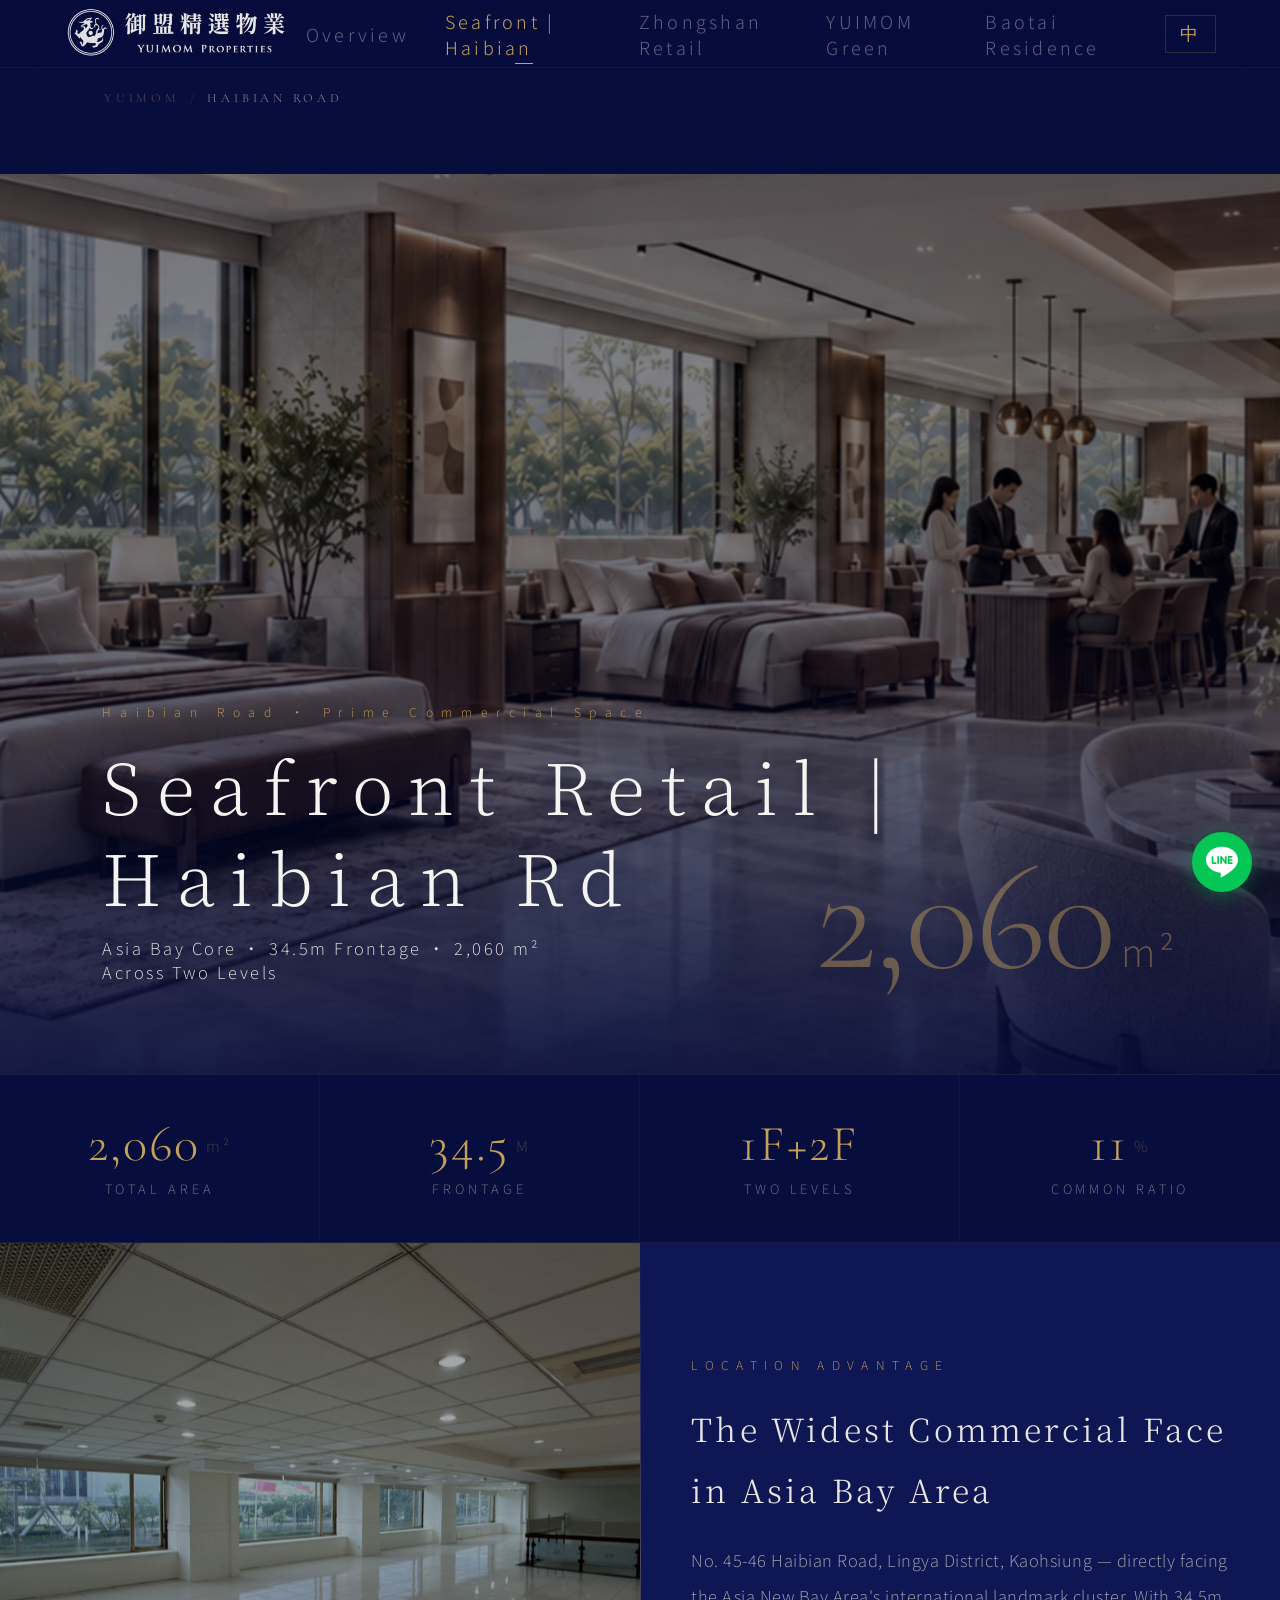
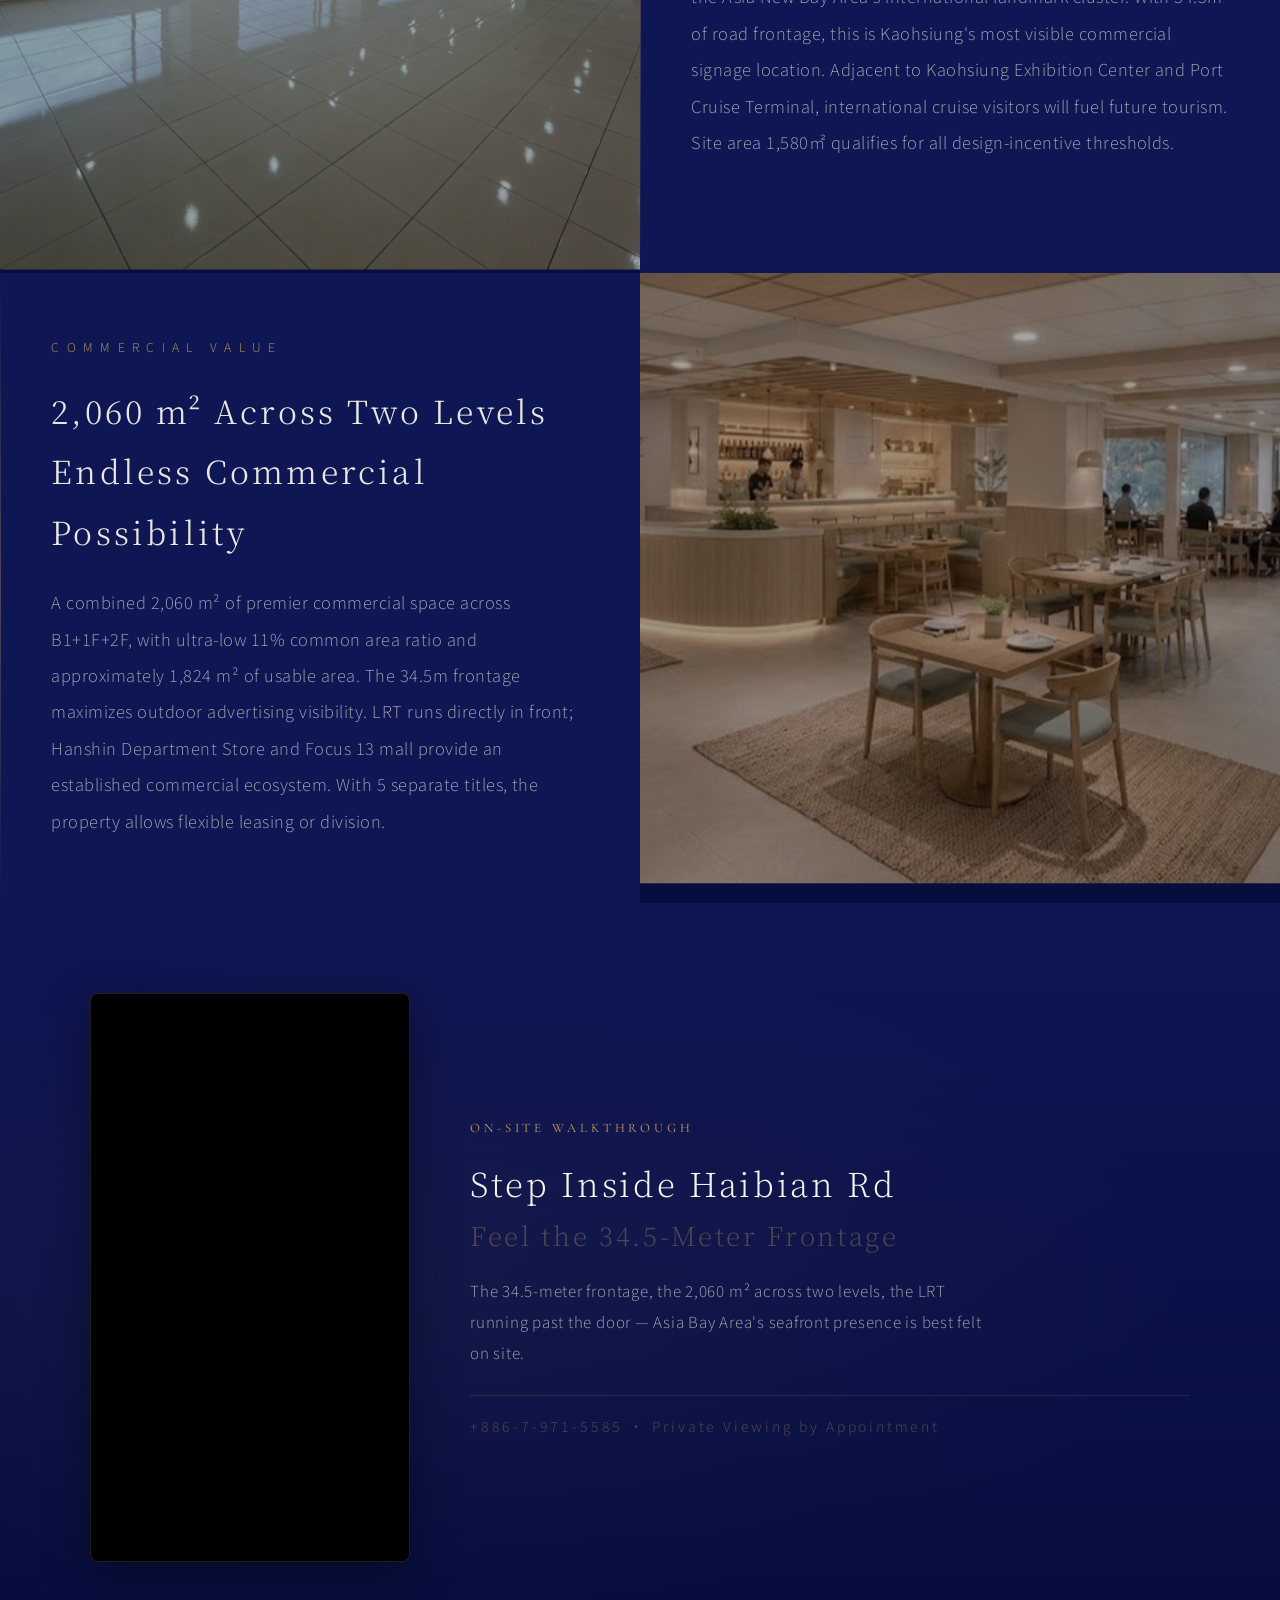
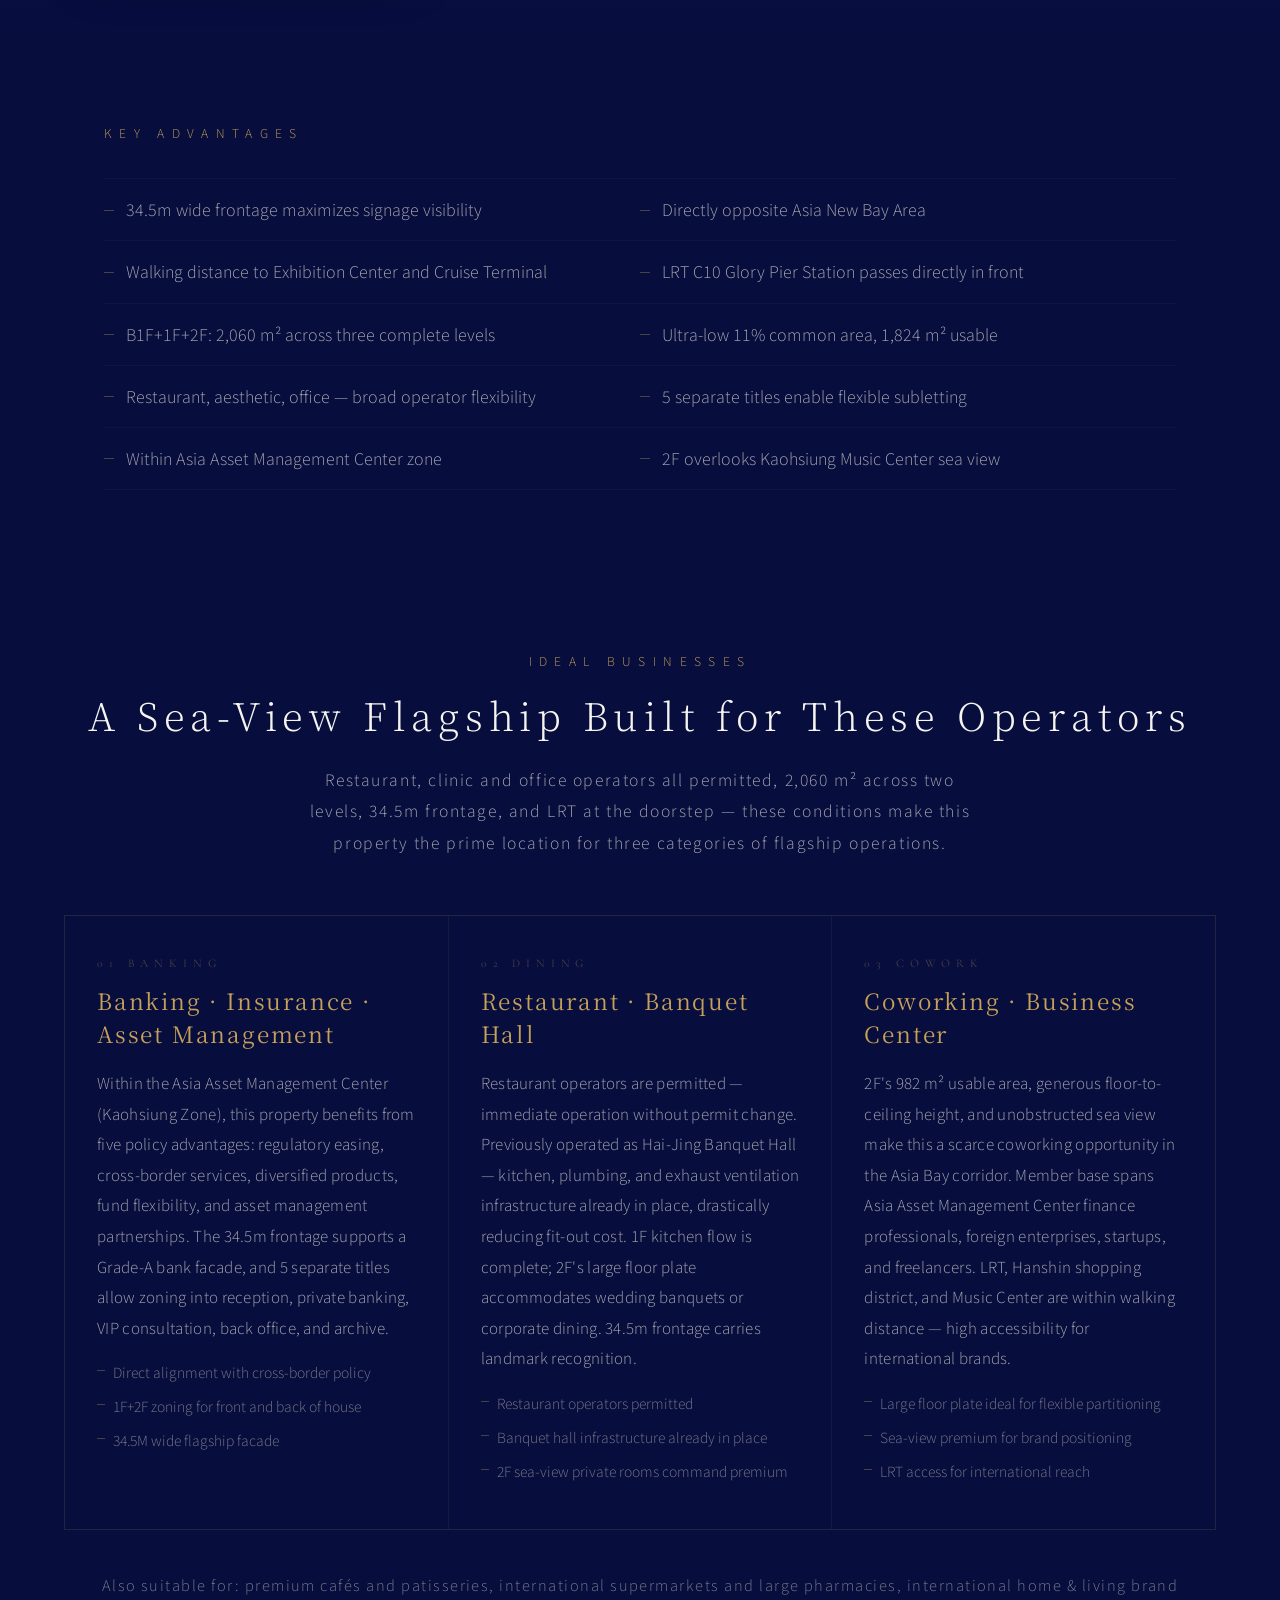
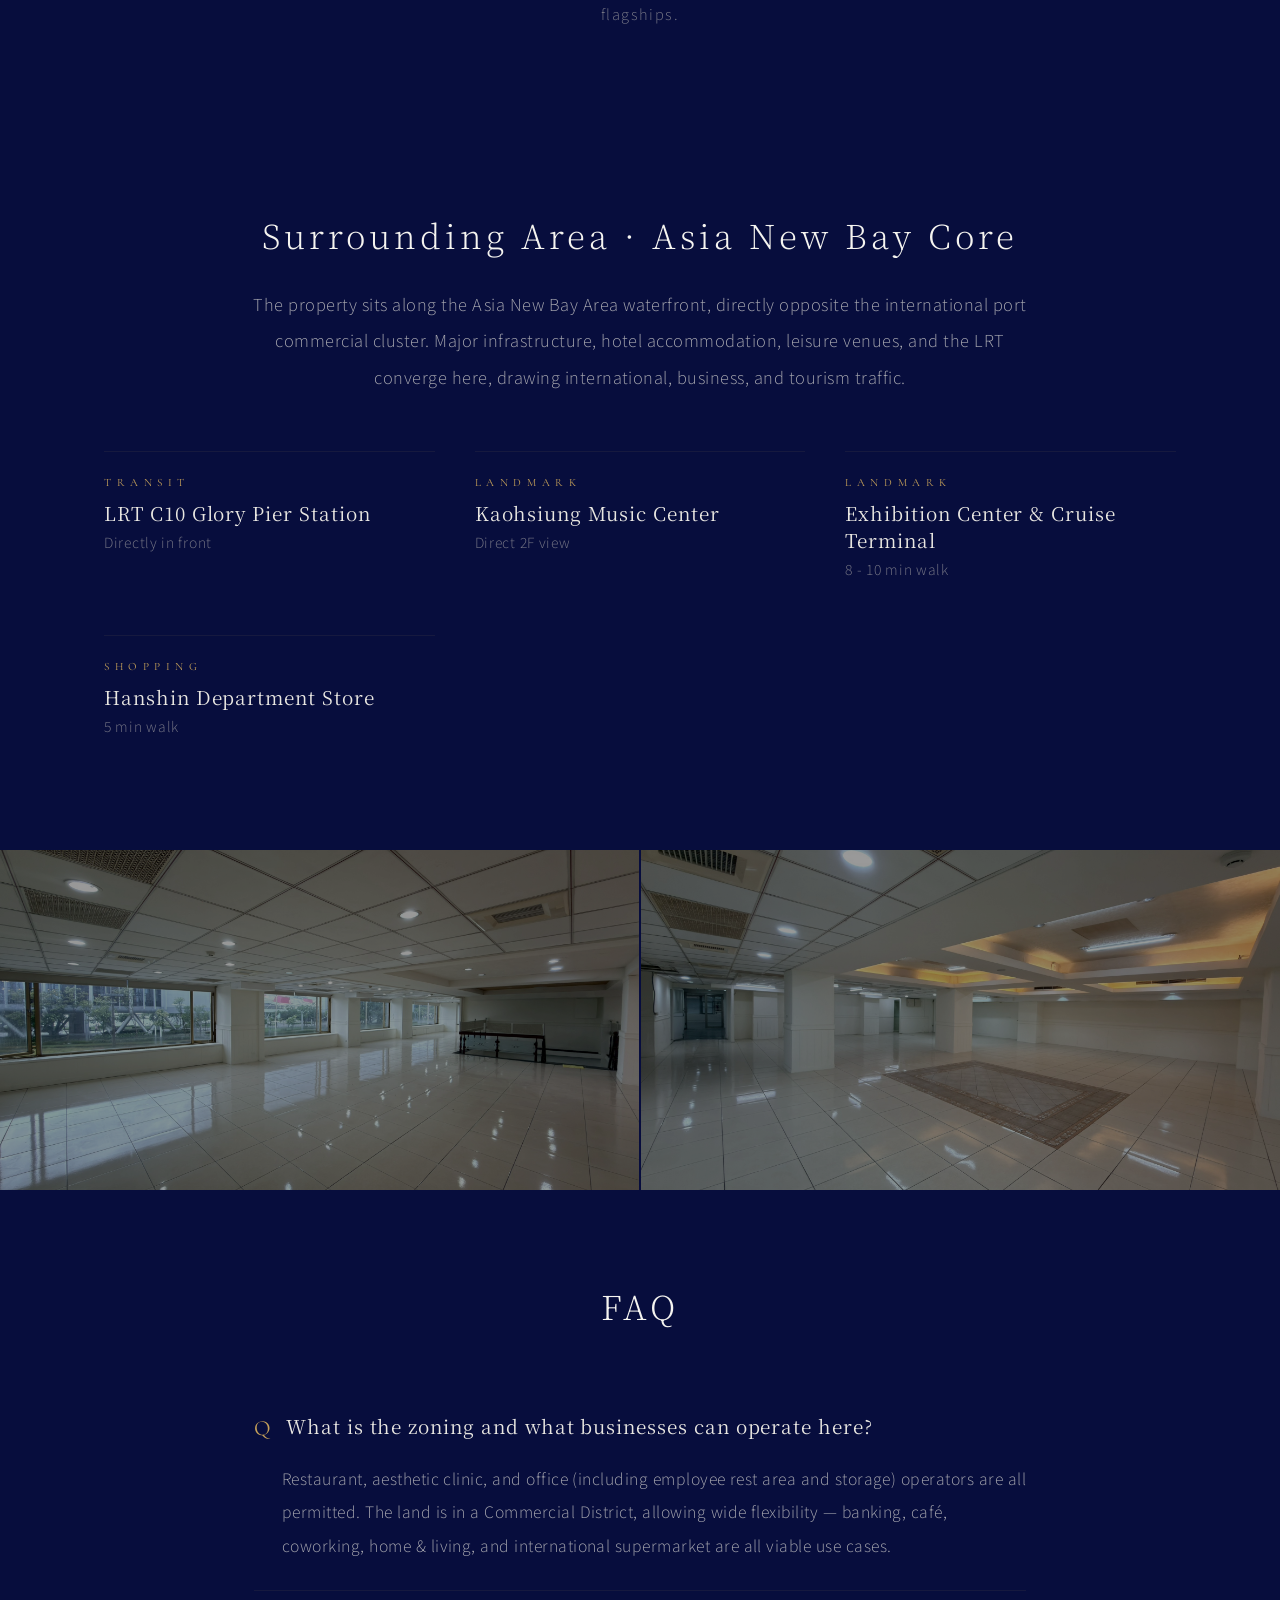
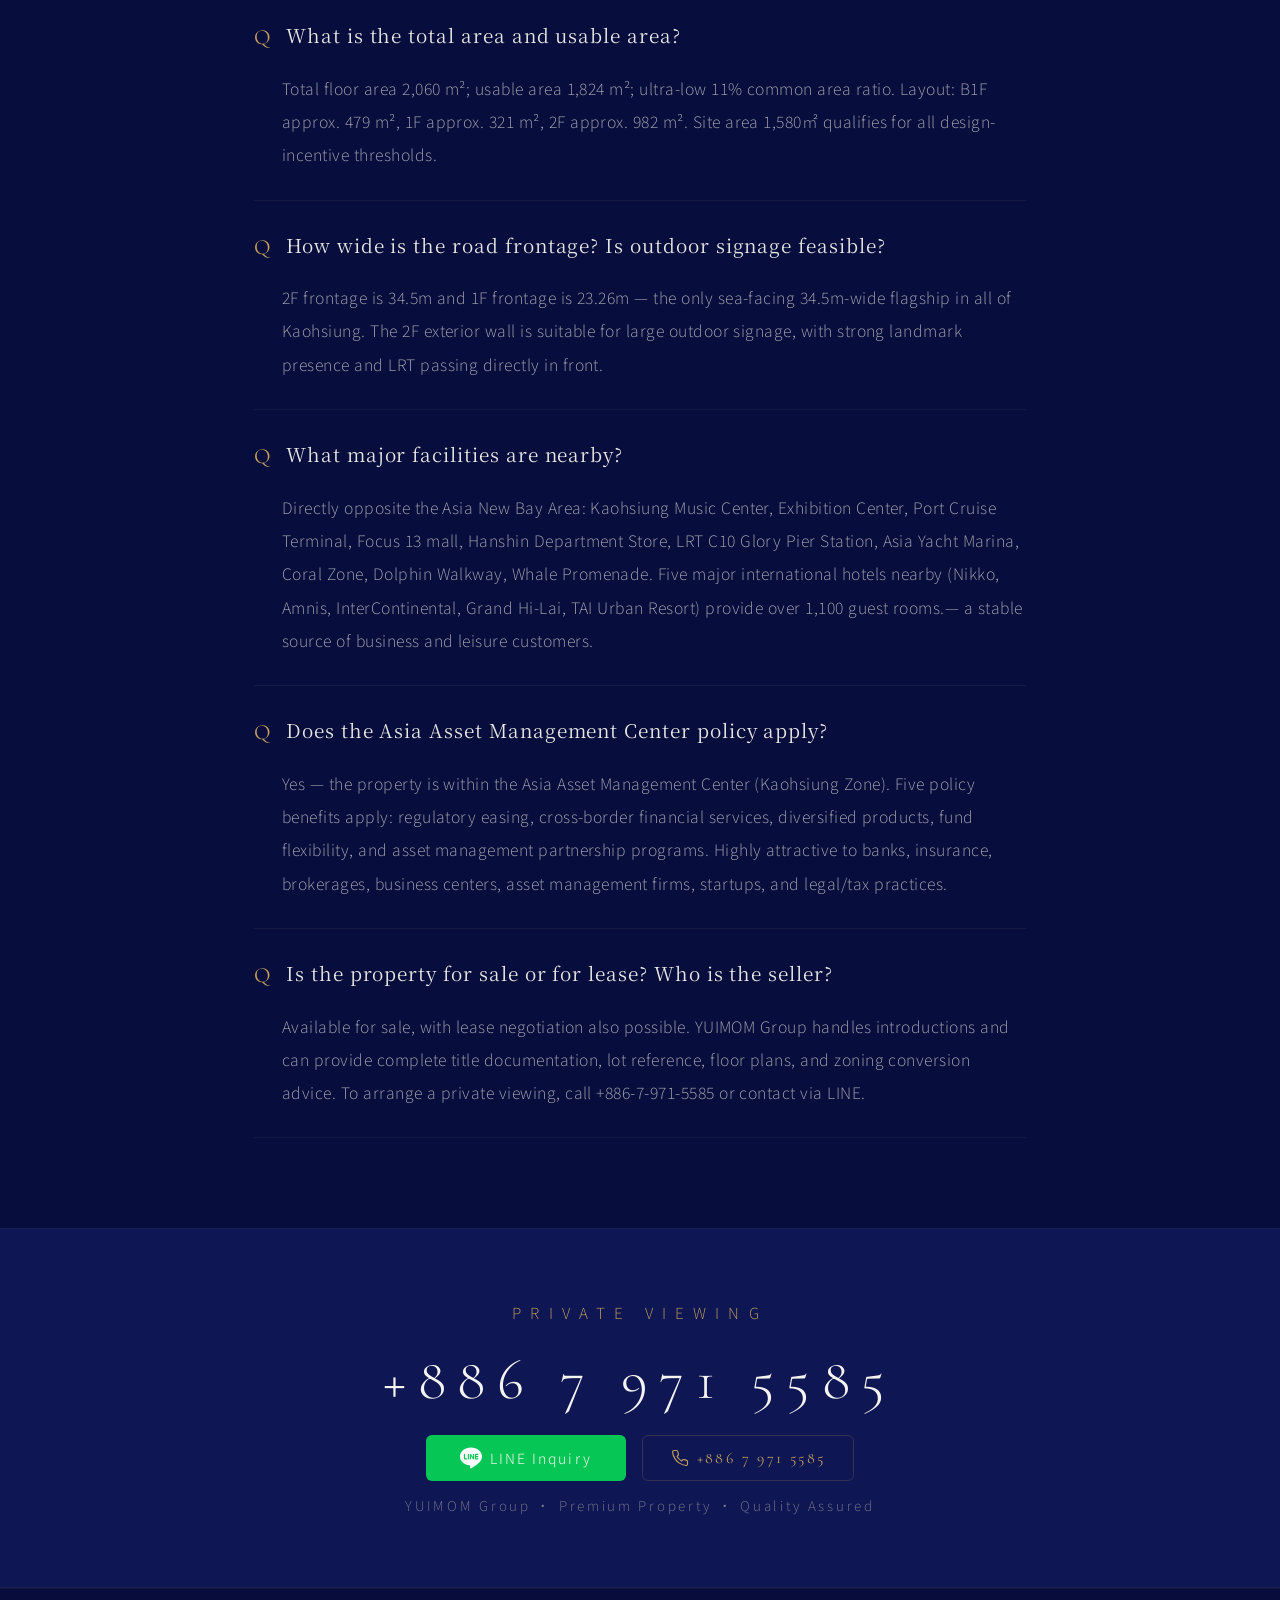
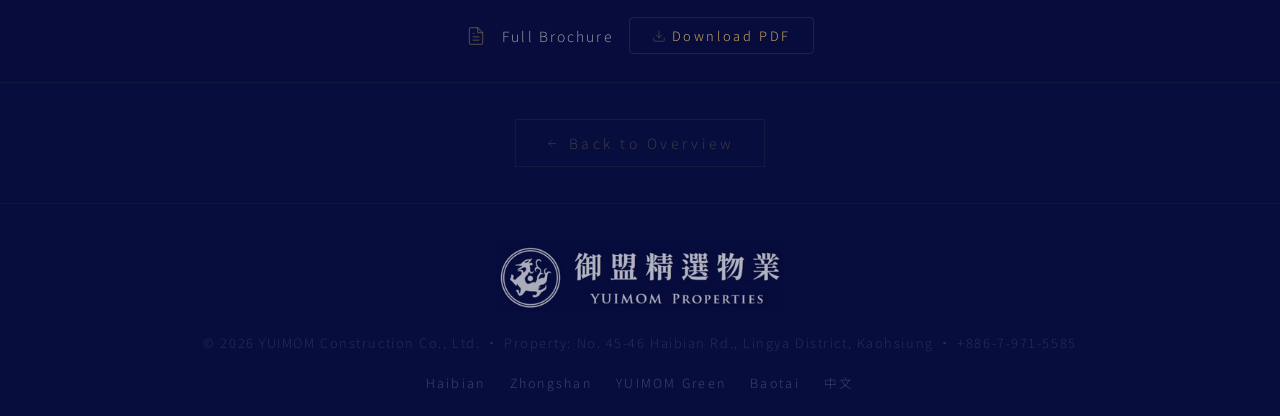
<file: en/haiban/index.html>
<!DOCTYPE html>
<html lang="en">
<head>
<meta charset="UTF-8">
<script async src="https://www.googletagmanager.com/gtag/js?id=G-CNVHKR45CL"></script>
<script>window.dataLayer=window.dataLayer||[];function gtag(){dataLayer.push(arguments);}gtag('js',new Date());gtag('config','G-CNVHKR45CL');gtag('config','AW-16712454382');</script>
<!-- Meta Pixel Code -->
<script>
!function(f,b,e,v,n,t,s)
{if(f.fbq)return;n=f.fbq=function(){n.callMethod?
n.callMethod.apply(n,arguments):n.queue.push(arguments)};
if(!f._fbq)f._fbq=n;n.push=n;n.loaded=!0;n.version='2.0';
n.queue=[];t=b.createElement(e);t.async=!0;
t.src=v;s=b.getElementsByTagName(e)[0];
s.parentNode.insertBefore(t,s)}(window, document,'script',
'https://connect.facebook.net/en_US/fbevents.js');
fbq('init', '986780437608046');
fbq('track', 'PageView');
fbq('track', 'ViewContent', {content_name: 'Seafront Retail | Haibian Rd', content_ids: ['haiban'], content_type: 'product', content_category: 'Commercial Real Estate'});

</script>
<noscript><img height="1" width="1" style="display:none"
src="https://www.facebook.com/tr?id=986780437608046&ev=PageView&noscript=1"
/></noscript>
<!-- End Meta Pixel Code -->

<meta name="viewport" content="width=device-width, initial-scale=1.0">
<link rel="icon" href="/favicon.ico" sizes="32x32">
<link rel="icon" href="/images/favicon-192.png" sizes="192x192" type="image/png">
<link rel="apple-touch-icon" href="/images/apple-touch-icon.png">

<title>Haibian Wide-Front Flagship — 34.5m Frontage, 2,060 m², Kaohsiung Asia Bay Area | YUIMOM Properties</title>
<meta name="description" content="No. 45-46 Haibian Rd, Lingya District, Kaohsiung. Three-level commercial space (B1F+1F+2F) totalling 2,060 m² total (1,824 m² usable), ultra-low 11% common area ratio, 34.5m road frontage. Restaurant, aesthetic clinic, and office operators all permitted. Directly opposite Asia New Bay Area, LRT C10 Glory Pier Station. Ideal for banking, coworking, restaurants, cafés, international supermarkets, and home & living brands. Private viewing: +886-7-971-5585.">
<meta name="keywords" content="Kaohsiung Haibian Road,Asia Bay Area flagship,Lingya commercial space,LRT Kaohsiung retail,wide-frontage store Kaohsiung,Kaohsiung restaurant space,Kaohsiung café flagship,coworking Kaohsiung,international supermarket Kaohsiung,Kaohsiung banking premises,Sinqinghai Building">
<link rel="canonical" href="https://yuimom.site/en/haiban/">
<link rel="alternate" hreflang="zh-Hant" href="https://yuimom.site/haiban/">
<link rel="alternate" hreflang="en" href="https://yuimom.site/en/haiban/">
<link rel="alternate" hreflang="x-default" href="https://yuimom.site/haiban/">

<meta property="og:type" content="article">
<meta property="og:url" content="https://yuimom.site/en/haiban/">
<meta property="og:title" content="Haibian Wide-Front Flagship — 34.5m Frontage, 2,060 m²">
<meta property="og:description" content="Kaohsiung's only 34.5m wide-frontage flagship facing the harbour. Three-level 2,060 m² commercial space. Ideal for banking, coworking, restaurants, cafés, international supermarkets, and home & living brands.">
<meta property="og:image" content="https://yuimom.site/images/haiban.jpg">
<meta property="og:image:width" content="1200">
<meta property="og:image:height" content="630">
<meta property="og:site_name" content="YUIMOM Properties">
<meta property="og:locale" content="en_US">
<meta name="twitter:card" content="summary_large_image">
<meta name="twitter:image" content="https://yuimom.site/images/haiban.jpg">

<link rel="preconnect" href="https://fonts.googleapis.com">
<link rel="preconnect" href="https://fonts.gstatic.com" crossorigin>
<link href="https://fonts.googleapis.com/css2?family=Noto+Serif+TC:wght@200;300;400;500;600;700;900&family=Noto+Sans+TC:wght@100;200;300;400;500&family=Cormorant+Garamond:wght@300;400;500;600&display=swap" rel="stylesheet">
<link rel="stylesheet" href="/assets/css/main.css">

<script type="application/ld+json">
{
  "@context":"https://schema.org","@type":"Product",
  "name":"Haibian Wide-Front Flagship — Sinqinghai Building",
  "description":"No. 45-46 Haibian Rd, Lingya District, Kaohsiung. Total floor area 2,060 m² across B1F+1F+2F, 11% common area ratio, 34.5m frontage. Restaurant, clinic and office operators permitted.",
  "image":["https://yuimom.site/images/haiban.jpg","https://yuimom.site/images/haiban2.jpg","https://yuimom.site/images/haiban3.jpg"],
  "brand":{"@type":"Brand","name":"YUIMOM Group"},
  "category":"Commercial Real Estate",
  "offers":{"@type":"Offer","url":"https://yuimom.site/en/haiban/","priceCurrency":"TWD","availability":"https://schema.org/InStock","seller":{"@type":"Organization","name":"YUIMOM Construction Co., Ltd.","telephone":"+886-7-971-5585"}}
}
</script>
<script type="application/ld+json">
{"@context":"https://schema.org","@type":"BreadcrumbList","itemListElement":[
  {"@type":"ListItem","position":1,"name":"Home","item":"https://yuimom.site/en/"},
  {"@type":"ListItem","position":2,"name":"Haibian Wide-Front Flagship","item":"https://yuimom.site/en/haiban/"}
]}
</script>
<script type="application/ld+json">
{"@context":"https://schema.org","@type":"FAQPage","mainEntity":[
  {"@type":"Question","name":"What businesses can operate here?","acceptedAnswer":{"@type":"Answer","text":"Restaurant, aesthetic clinic, and office (including employee rest area and storage) operators are all permitted. The land is in a Commercial District, allowing wide flexibility — banking, café, coworking, home & living, and international supermarket are all viable use cases."}},
  {"@type":"Question","name":"What is the total area and usable area?","acceptedAnswer":{"@type":"Answer","text":"Total floor area 2,060 m²; usable area 1,824 m²; ultra-low 11% common area ratio. Layout: B1F approx. 479 m², 1F approx. 321 m², 2F approx. 982 m². Site area 1,580㎡ qualifies for all design-incentive thresholds."}},
  {"@type":"Question","name":"How wide is the road frontage? Is outdoor signage feasible?","acceptedAnswer":{"@type":"Answer","text":"2F frontage is 34.5m and 1F frontage is 23.26m — the only sea-facing 34.5m-wide flagship in all of Kaohsiung. The 2F exterior wall is suitable for large outdoor signage, with strong landmark presence and LRT passing directly in front."}},
  {"@type":"Question","name":"What major facilities are nearby?","acceptedAnswer":{"@type":"Answer","text":"Directly opposite the Asia New Bay Area: Kaohsiung Music Center, Kaohsiung Exhibition Center, Kaohsiung Port Cruise Terminal, Focus 13 shopping mall, Hanshin Department Store, LRT C10 Glory Pier Station, Asia Yacht Marina, Coral Zone, Dolphin Walkway, Whale Promenade. Five major international hotels nearby (Nikko, Amnis, InterContinental, Grand Hi-Lai, TAI Urban Resort) provide over 1,100 guest rooms."}},
  {"@type":"Question","name":"Does the Asia Asset Management Center policy apply?","acceptedAnswer":{"@type":"Answer","text":"Yes — the property is within the Asia Asset Management Center (Kaohsiung Zone). Five policy benefits apply: regulatory easing, cross-border financial services, diversified products, fund flexibility, and asset management partnership programs. Highly attractive to banks, insurance, brokerages, business centers, and startup/legal/tax firms."}}
]}
</script>

<!-- Meta Pixel — User Interaction Events -->
<script>
(function(){
  if(typeof fbq!=='function')return;
  function fire(name,params){try{fbq('track',name,params||{});}catch(e){}}
  // 等 DOM 載入完
  document.addEventListener('DOMContentLoaded',function(){
    // 電話按鈕 → Contact + Lead
    document.querySelectorAll('a[href^="tel:"]').forEach(function(el){
      el.addEventListener('click',function(){
        fire('Contact',{content_name:'Phone Click',content_category:'Phone'});
        fire('Lead',{content_name:'Phone Click',content_category:'Phone'});
      });
    });
    // LINE 連結 → Contact + Lead
    document.querySelectorAll('a[href*="lin.ee/"]').forEach(function(el){
      el.addEventListener('click',function(){
        fire('Contact',{content_name:'LINE Click',content_category:'LINE'});
        fire('Lead',{content_name:'LINE Click',content_category:'LINE'});
      });
    });
    // 預約鑑賞 cta-section → Schedule（看到該區塊時觸發一次）
    var ctaSec=document.querySelector('.cta-section');
    if(ctaSec && 'IntersectionObserver' in window){
      var obs=new IntersectionObserver(function(entries){
        entries.forEach(function(e){
          if(e.isIntersecting){
            fire('Schedule',{content_name:'Private Viewing CTA'});
            obs.unobserve(e.target);
          }
        });
      },{threshold:0.5});
      obs.observe(ctaSec);
    }
    // 地段區塊 → FindLocation（看到地圖/位置區塊時觸發一次）
    var locSec=document.querySelector('.location-section, .map-section, [id*="location"], [id*="map"]');
    if(locSec && 'IntersectionObserver' in window){
      var obsL=new IntersectionObserver(function(entries){
        entries.forEach(function(e){
          if(e.isIntersecting){
            fire('FindLocation',{content_name:'Location Section'});
            obsL.unobserve(e.target);
          }
        });
      },{threshold:0.4});
      obsL.observe(locSec);
    }
  });
})();
</script>
<!-- End Meta Pixel User Interaction Events -->

</head>
<body>

<nav class="nav" id="mainNav">
  <a href="/en/" aria-label="YUIMOM Group Home"><img class="nav-logo" src="/images/logo_nav.png" alt="YUIMOM Group"></a>
  <div class="nav-toggle" id="navToggle" onclick="toggleMenu()"><span></span><span></span><span></span></div>
  <div class="nav-right" id="navRight">
    <div class="nav-links">
      <a class="nav-link" href="/en/">Overview</a>
      <a class="nav-link active" href="/en/haiban/">Seafront | Haibian</a>
      <a class="nav-link" href="/en/zhongshan/">Zhongshan Retail</a>
      <a class="nav-link" href="/en/changzhuo/">YUIMOM Green</a>
      <a class="nav-link" href="/en/baotai/">Baotai Residence</a>
    </div>
    <a class="lang-btn" href="/haiban/" aria-label="切換到中文">中</a>
  </div>
</nav>

<main>

<nav class="breadcrumb" aria-label="Breadcrumb">
  <a href="/en/">YUIMOM</a><span class="sep">/</span>HAIBIAN ROAD
</nav>

<section class="prop-hero">
  <img class="prop-hero-img parallax-bg" src="/images/haiban.jpg" alt="No. 45-46 Haibian Rd, Lingya District, Kaohsiung — 34.5m wide-frontage flagship facing Asia New Bay Area">
  <div class="prop-hero-overlay">
    <div class="prop-overline">Haibian Road  ·  Prime Commercial Space</div>
    <h1 class="prop-title">Seafront Retail | Haibian Rd</h1>
    <p class="prop-tagline">Asia Bay Core  ·  34.5m Frontage  ·  2,060 m² Across Two Levels</p>
  </div>
  <div class="prop-hero-stat"><div class="big-num">2,060<span class="big-unit">m²</span></div></div>
</section>

<div class="prop-body">

<div class="stats-strip">
  <div class="stat-cell reveal reveal-up"><div class="stat-num">2,060<span class="stat-unit">m²</span></div><div class="stat-label">TOTAL AREA</div></div>
  <div class="stat-cell reveal reveal-up"><div class="stat-num">34.5<span class="stat-unit">M</span></div><div class="stat-label">FRONTAGE</div></div>
  <div class="stat-cell reveal reveal-up"><div class="stat-num">1F+2F</div><div class="stat-label">TWO LEVELS</div></div>
  <div class="stat-cell reveal reveal-up"><div class="stat-num">11<span class="stat-unit">%</span></div><div class="stat-label">COMMON RATIO</div></div>
</div>

<div class="invite-block">
  <div class="invite-image"><img class="parallax-bg" src="/images/haiban2.jpg" alt="Haibian Road flagship exterior — 34.5m frontage"></div>
  <div class="invite-text">
    <div class="invite-label reveal reveal-up">LOCATION ADVANTAGE</div>
    <h2 class="invite-heading reveal reveal-up">The Widest Commercial Face<br>in Asia Bay Area</h2>
    <p class="invite-body reveal reveal-up">No. 45-46 Haibian Road, Lingya District, Kaohsiung — directly facing the Asia New Bay Area's international landmark cluster. With 34.5m of road frontage, this is Kaohsiung's most visible commercial signage location. Adjacent to Kaohsiung Exhibition Center and Port Cruise Terminal, international cruise visitors will fuel future tourism. Site area 1,580㎡ qualifies for all design-incentive thresholds.</p>
  </div>
</div>

<div class="invite-block">
  <div class="invite-text">
    <div class="invite-label reveal reveal-up">COMMERCIAL VALUE</div>
    <h2 class="invite-heading reveal reveal-up">2,060 m² Across Two Levels<br>Endless Commercial Possibility</h2>
    <p class="invite-body reveal reveal-up">A combined 2,060 m² of premier commercial space across B1+1F+2F, with ultra-low 11% common area ratio and approximately 1,824 m² of usable area. The 34.5m frontage maximizes outdoor advertising visibility. LRT runs directly in front; Hanshin Department Store and Focus 13 mall provide an established commercial ecosystem. With 5 separate titles, the property allows flexible leasing or division.</p>
  </div>
  <div class="invite-image"><img class="parallax-bg" src="/images/haiban3.jpg" alt="Haibian Road flagship interior — 1,824 m² usable"></div>
</div>

<!-- On-Site Walkthrough Video -->
<section class="walkthrough-section">
  <div class="walkthrough-inner">
    <div class="walkthrough-video reveal reveal-up">
      <iframe
        src="https://www.youtube.com/embed/THXowvLXKG4?rel=0&modestbranding=1&playsinline=1&vq=hd1080&iv_load_policy=3"
        title="Haibian Rd On-Site Walkthrough"
        frameborder="0"
        allow="accelerometer; encrypted-media; gyroscope; picture-in-picture"
        allowfullscreen
        loading="lazy"></iframe>
    </div>
    <div class="walkthrough-text">
      <div class="walkthrough-label reveal reveal-up">ON-SITE WALKTHROUGH</div>
      <h2 class="walkthrough-heading reveal reveal-up">Step Inside Haibian Rd<br><span>Feel the 34.5-Meter Frontage</span></h2>
      <p class="walkthrough-body reveal reveal-up">The 34.5-meter frontage, the 2,060 m² across two levels, the LRT running past the door — Asia Bay Area's seafront presence is best felt on site.</p>
      <div class="walkthrough-cta reveal reveal-up">+886-7-971-5585  ·  Private Viewing by Appointment</div>
    </div>
  </div>
</section>

<div class="highlights-section">
  <div class="highlights-title reveal reveal-up">KEY ADVANTAGES</div>
  <div class="hl-grid">
    <div class="hl-item reveal reveal-up">34.5m wide frontage maximizes signage visibility</div>
    <div class="hl-item reveal reveal-up">Directly opposite Asia New Bay Area</div>
    <div class="hl-item reveal reveal-up">Walking distance to Exhibition Center and Cruise Terminal</div>
    <div class="hl-item reveal reveal-up">LRT C10 Glory Pier Station passes directly in front</div>
    <div class="hl-item reveal reveal-up">B1F+1F+2F: 2,060 m² across three complete levels</div>
    <div class="hl-item reveal reveal-up">Ultra-low 11% common area, 1,824 m² usable</div>
    <div class="hl-item reveal reveal-up">Restaurant, aesthetic, office — broad operator flexibility</div>
    <div class="hl-item reveal reveal-up">5 separate titles enable flexible subletting</div>
    <div class="hl-item reveal reveal-up">Within Asia Asset Management Center zone</div>
    <div class="hl-item reveal reveal-up">2F overlooks Kaohsiung Music Center sea view</div>
  </div>
</div>

<section class="usecase-section">
  <div class="usecase-head">
    <div class="highlights-title reveal reveal-up">IDEAL BUSINESSES</div>
    <h2 class="reveal reveal-up">A Sea-View Flagship Built for These Operators</h2>
    <p class="reveal reveal-up">Restaurant, clinic and office operators all permitted, 2,060 m² across two levels, 34.5m frontage, and LRT at the doorstep — these conditions make this property the prime location for three categories of flagship operations.</p>
  </div>

  <div class="usecase-grid">
    <div class="usecase-card reveal reveal-up">
      <div class="uc-icon">01  BANKING</div>
      <h3>Banking · Insurance · Asset Management</h3>
      <p>Within the Asia Asset Management Center (Kaohsiung Zone), this property benefits from five policy advantages: regulatory easing, cross-border services, diversified products, fund flexibility, and asset management partnerships. The 34.5m frontage supports a Grade-A bank facade, and 5 separate titles allow zoning into reception, private banking, VIP consultation, back office, and archive.</p>
      <ul>
        <li>Direct alignment with cross-border policy</li>
        <li>1F+2F zoning for front and back of house</li>
        <li>34.5M wide flagship facade</li>
      </ul>
    </div>

    <div class="usecase-card reveal reveal-up">
      <div class="uc-icon">02  DINING</div>
      <h3>Restaurant · Banquet Hall</h3>
      <p>Restaurant operators are permitted — immediate operation without permit change. Previously operated as Hai-Jing Banquet Hall — kitchen, plumbing, and exhaust ventilation infrastructure already in place, drastically reducing fit-out cost. 1F kitchen flow is complete; 2F's large floor plate accommodates wedding banquets or corporate dining. 34.5m frontage carries landmark recognition.</p>
      <ul>
        <li>Restaurant operators permitted</li>
        <li>Banquet hall infrastructure already in place</li>
        <li>2F sea-view private rooms command premium</li>
      </ul>
    </div>

    <div class="usecase-card reveal reveal-up">
      <div class="uc-icon">03  COWORK</div>
      <h3>Coworking · Business Center</h3>
      <p>2F's 982 m² usable area, generous floor-to-ceiling height, and unobstructed sea view make this a scarce coworking opportunity in the Asia Bay corridor. Member base spans Asia Asset Management Center finance professionals, foreign enterprises, startups, and freelancers. LRT, Hanshin shopping district, and Music Center are within walking distance — high accessibility for international brands.</p>
      <ul>
        <li>Large floor plate ideal for flexible partitioning</li>
        <li>Sea-view premium for brand positioning</li>
        <li>LRT access for international reach</li>
      </ul>
    </div>
  </div>

  <p class="reveal reveal-up" style="text-align:center;margin-top:40px;font-size:0.82rem;letter-spacing:0.1em;color:var(--steel);line-height:2;font-weight:200">Also suitable for: premium cafés and patisseries, international supermarkets and large pharmacies, international home & living brand flagships.</p>
</section>

<section class="location-section">
  <h2 class="reveal reveal-up">Surrounding Area  ·  Asia New Bay Core</h2>
  <p class="location-intro reveal reveal-up">The property sits along the Asia New Bay Area waterfront, directly opposite the international port commercial cluster. Major infrastructure, hotel accommodation, leisure venues, and the LRT converge here, drawing international, business, and tourism traffic.</p>

  <div class="location-grid">
    <div class="loc-item">
      <div class="loc-label">TRANSIT</div>
      <div class="loc-name">LRT C10 Glory Pier Station</div>
      <div class="loc-dist">Directly in front</div>
    </div>
    <div class="loc-item">
      <div class="loc-label">LANDMARK</div>
      <div class="loc-name">Kaohsiung Music Center</div>
      <div class="loc-dist">Direct 2F view</div>
    </div>
    <div class="loc-item">
      <div class="loc-label">LANDMARK</div>
      <div class="loc-name">Exhibition Center & Cruise Terminal</div>
      <div class="loc-dist">8 - 10 min walk</div>
    </div>
    <div class="loc-item">
      <div class="loc-label">SHOPPING</div>
      <div class="loc-name">Hanshin Department Store</div>
      <div class="loc-dist">5 min walk</div>
    </div>
  </div>
</section>

<div class="gallery-full">
  <img src="/images/haiban2.jpg" alt="Haibian flagship street view" loading="lazy" class="reveal reveal-left">
  <img src="/images/haiban4.jpg" alt="Haibian flagship interior" loading="lazy" class="reveal reveal-right">
</div>

<section class="faq-section">
  <h2 class="reveal reveal-up">FAQ</h2>

  <div class="faq-item reveal reveal-up">
    <div class="faq-q">What is the zoning and what businesses can operate here?</div>
    <p class="faq-a">Restaurant, aesthetic clinic, and office (including employee rest area and storage) operators are all permitted. The land is in a Commercial District, allowing wide flexibility — banking, café, coworking, home & living, and international supermarket are all viable use cases.</p>
  </div>

  <div class="faq-item reveal reveal-up">
    <div class="faq-q">What is the total area and usable area?</div>
    <p class="faq-a">Total floor area 2,060 m²; usable area 1,824 m²; ultra-low 11% common area ratio. Layout: B1F approx. 479 m², 1F approx. 321 m², 2F approx. 982 m². Site area 1,580㎡ qualifies for all design-incentive thresholds.</p>
  </div>

  <div class="faq-item reveal reveal-up">
    <div class="faq-q">How wide is the road frontage? Is outdoor signage feasible?</div>
    <p class="faq-a">2F frontage is 34.5m and 1F frontage is 23.26m — the only sea-facing 34.5m-wide flagship in all of Kaohsiung. The 2F exterior wall is suitable for large outdoor signage, with strong landmark presence and LRT passing directly in front.</p>
  </div>

  <div class="faq-item reveal reveal-up">
    <div class="faq-q">What major facilities are nearby?</div>
    <p class="faq-a">Directly opposite the Asia New Bay Area: Kaohsiung Music Center, Exhibition Center, Port Cruise Terminal, Focus 13 mall, Hanshin Department Store, LRT C10 Glory Pier Station, Asia Yacht Marina, Coral Zone, Dolphin Walkway, Whale Promenade. Five major international hotels nearby (Nikko, Amnis, InterContinental, Grand Hi-Lai, TAI Urban Resort) provide over 1,100 guest rooms.— a stable source of business and leisure customers.</p>
  </div>

  <div class="faq-item reveal reveal-up">
    <div class="faq-q">Does the Asia Asset Management Center policy apply?</div>
    <p class="faq-a">Yes — the property is within the Asia Asset Management Center (Kaohsiung Zone). Five policy benefits apply: regulatory easing, cross-border financial services, diversified products, fund flexibility, and asset management partnership programs. Highly attractive to banks, insurance, brokerages, business centers, asset management firms, startups, and legal/tax practices.</p>
  </div>

  <div class="faq-item reveal reveal-up">
    <div class="faq-q">Is the property for sale or for lease? Who is the seller?</div>
    <p class="faq-a">Available for sale, with lease negotiation also possible. YUIMOM Group handles introductions and can provide complete title documentation, lot reference, floor plans, and zoning conversion advice. To arrange a private viewing, call +886-7-971-5585 or contact via LINE.</p>
  </div>
</section>

<div class="cta-section">
  <div class="cta-label">PRIVATE VIEWING</div>
  <a href="tel:+886-7-971-5585" style="font-family:var(--eng);font-size:clamp(2.2rem,4.5vw,3.2rem);font-weight:300;letter-spacing:0.2em;color:var(--white);text-decoration:none;display:block;margin-bottom:10px">+886 7 971 5585</a>
  <div class="cta-actions">
    <a href="https://lin.ee/XohJVp8" target="_blank" rel="noopener" class="cta-line">
      <svg viewBox="0 0 24 24" fill="white"><path d="M19.365 9.863c.349 0 .63.285.63.631 0 .345-.281.63-.63.63H17.61v1.125h1.755c.349 0 .63.283.63.63 0 .344-.281.629-.63.629h-2.386c-.345 0-.627-.285-.627-.629V8.108c0-.345.282-.63.63-.63h2.386c.346 0 .627.285.627.63 0 .349-.281.63-.63.63H17.61v1.125h1.755zm-3.855 3.016c0 .27-.174.51-.432.596-.064.021-.133.031-.199.031-.211 0-.391-.09-.51-.25l-2.443-3.317v2.94c0 .344-.279.629-.631.629-.346 0-.626-.285-.626-.629V8.108c0-.27.173-.51.43-.595.06-.023.136-.033.194-.033.195 0 .375.104.495.254l2.462 3.33V8.108c0-.345.282-.63.63-.63.345 0 .63.285.63.63v4.771zm-5.741 0c0 .344-.282.629-.631.629-.345 0-.627-.285-.627-.629V8.108c0-.345.282-.63.63-.63.346 0 .628.285.628.63v4.771zm-2.466.629H4.917c-.345 0-.63-.285-.63-.629V8.108c0-.345.285-.63.63-.63.348 0 .63.285.63.63v4.141h1.756c.348 0 .629.283.629.63 0 .344-.282.629-.629.629M24 10.314C24 4.943 18.615.572 12 .572S0 4.943 0 10.314c0 4.811 4.27 8.842 10.035 9.608.391.082.923.258 1.058.59.12.301.079.766.038 1.08l-.164 1.02c-.045.301-.24 1.186 1.049.645 1.291-.539 6.916-4.078 9.436-6.975C23.176 14.393 24 12.458 24 10.314"/></svg>
      <span>LINE Inquiry</span>
    </a>
    <a href="tel:+886-7-971-5585" class="cta-tel">
      <svg viewBox="0 0 24 24" fill="none" stroke="currentColor" stroke-width="1.5"><path d="M22 16.92v3a2 2 0 01-2.18 2 19.79 19.79 0 01-8.63-3.07 19.5 19.5 0 01-6-6 19.79 19.79 0 01-3.07-8.67A2 2 0 014.11 2h3a2 2 0 012 1.72c.127.96.361 1.903.7 2.81a2 2 0 01-.45 2.11L8.09 9.91a16 16 0 006 6l1.27-1.27a2 2 0 012.11-.45c.907.339 1.85.573 2.81.7A2 2 0 0122 16.92z"/></svg>
      <span>+886 7 971 5585</span>
    </a>
  </div>
  <div class="cta-note">YUIMOM Group  ·  Premium Property  ·  Quality Assured</div>
</div>

<div class="pdf-bar">
  <div class="pdf-bar-inner">
    <svg viewBox="0 0 24 24" fill="none" stroke="currentColor" stroke-width="1.5"><path d="M14 2H6a2 2 0 00-2 2v16a2 2 0 002 2h12a2 2 0 002-2V8z"/><polyline points="14 2 14 8 20 8"/><line x1="16" y1="13" x2="8" y2="13"/><line x1="16" y1="17" x2="8" y2="17"/><polyline points="10 9 9 9 8 9"/></svg>
    <span class="pdf-bar-label">Full Brochure</span>
    <a href="/pdf/haiban.pdf" target="_blank" rel="noopener" class="pdf-bar-btn">
      <svg viewBox="0 0 24 24" fill="none" stroke="currentColor" stroke-width="1.5"><path d="M21 15v4a2 2 0 01-2 2H5a2 2 0 01-2-2v-4"/><polyline points="7 10 12 15 17 10"/><line x1="12" y1="15" x2="12" y2="3"/></svg>
      <span>Download PDF</span>
    </a>
  </div>
</div>

<div class="back-nav">
  <a class="back-btn" href="/en/">
    <svg viewBox="0 0 24 24" fill="none" stroke="currentColor" stroke-width="1"><path d="M19 12H5M12 19l-7-7 7-7"/></svg>
    <span>Back to Overview</span>
  </a>
</div>

</div>
</main>

<div class="mobile-cta-bar" role="navigation" aria-label="Quick Contact">
  <div class="mobile-cta-bar-inner">
    <a href="tel:+886-7-971-5585" class="mcta-tel" aria-label="Call +886-7-971-5585">
      <svg viewBox="0 0 24 24" fill="none" stroke="currentColor" stroke-width="1.5"><path d="M22 16.92v3a2 2 0 01-2.18 2 19.79 19.79 0 01-8.63-3.07 19.5 19.5 0 01-6-6 19.79 19.79 0 01-3.07-8.67A2 2 0 014.11 2h3a2 2 0 012 1.72c.127.96.361 1.903.7 2.81a2 2 0 01-.45 2.11L8.09 9.91a16 16 0 006 6l1.27-1.27a2 2 0 012.11-.45c.907.339 1.85.573 2.81.7A2 2 0 0122 16.92z"/></svg>
      <span>Call Now</span>
    </a>
    <a href="https://lin.ee/XohJVp8" target="_blank" rel="noopener" class="mcta-line" aria-label="LINE Inquiry">
      <svg viewBox="0 0 24 24" fill="white"><path d="M19.365 9.863c.349 0 .63.285.63.631 0 .345-.281.63-.63.63H17.61v1.125h1.755c.349 0 .63.283.63.63 0 .344-.281.629-.63.629h-2.386c-.345 0-.627-.285-.627-.629V8.108c0-.345.282-.63.63-.63h2.386c.346 0 .627.285.627.63 0 .349-.281.63-.63.63H17.61v1.125h1.755zm-3.855 3.016c0 .27-.174.51-.432.596-.064.021-.133.031-.199.031-.211 0-.391-.09-.51-.25l-2.443-3.317v2.94c0 .344-.279.629-.631.629-.346 0-.626-.285-.626-.629V8.108c0-.27.173-.51.43-.595.06-.023.136-.033.194-.033.195 0 .375.104.495.254l2.462 3.33V8.108c0-.345.282-.63.63-.63.345 0 .63.285.63.63v4.771zm-5.741 0c0 .344-.282.629-.631.629-.345 0-.627-.285-.627-.629V8.108c0-.345.282-.63.63-.63.346 0 .628.285.628.63v4.771zm-2.466.629H4.917c-.345 0-.63-.285-.63-.629V8.108c0-.345.285-.63.63-.63.348 0 .63.285.63.63v4.141h1.756c.348 0 .629.283.629.63 0 .344-.282.629-.629.629M24 10.314C24 4.943 18.615.572 12 .572S0 4.943 0 10.314c0 4.811 4.27 8.842 10.035 9.608.391.082.923.258 1.058.59.12.301.079.766.038 1.08l-.164 1.02c-.045.301-.24 1.186 1.049.645 1.291-.539 6.916-4.078 9.436-6.975C23.176 14.393 24 12.458 24 10.314"/></svg>
      <span>LINE</span>
    </a>
  </div>
</div>

<a href="https://lin.ee/XohJVp8" target="_blank" rel="noopener" class="line-float" aria-label="LINE"><svg viewBox="0 0 24 24" fill="white"><path d="M19.365 9.863c.349 0 .63.285.63.631 0 .345-.281.63-.63.63H17.61v1.125h1.755c.349 0 .63.283.63.63 0 .344-.281.629-.63.629h-2.386c-.345 0-.627-.285-.627-.629V8.108c0-.345.282-.63.63-.63h2.386c.346 0 .627.285.627.63 0 .349-.281.63-.63.63H17.61v1.125h1.755zm-3.855 3.016c0 .27-.174.51-.432.596-.064.021-.133.031-.199.031-.211 0-.391-.09-.51-.25l-2.443-3.317v2.94c0 .344-.279.629-.631.629-.346 0-.626-.285-.626-.629V8.108c0-.27.173-.51.43-.595.06-.023.136-.033.194-.033.195 0 .375.104.495.254l2.462 3.33V8.108c0-.345.282-.63.63-.63.345 0 .63.285.63.63v4.771zm-5.741 0c0 .344-.282.629-.631.629-.345 0-.627-.285-.627-.629V8.108c0-.345.282-.63.63-.63.346 0 .628.285.628.63v4.771zm-2.466.629H4.917c-.345 0-.63-.285-.63-.629V8.108c0-.345.285-.63.63-.63.348 0 .63.285.63.63v4.141h1.756c.348 0 .629.283.629.63 0 .344-.282.629-.629.629M24 10.314C24 4.943 18.615.572 12 .572S0 4.943 0 10.314c0 4.811 4.27 8.842 10.035 9.608.391.082.923.258 1.058.59.12.301.079.766.038 1.08l-.164 1.02c-.045.301-.24 1.186 1.049.645 1.291-.539 6.916-4.078 9.436-6.975C23.176 14.393 24 12.458 24 10.314"/></svg></a>

<footer class="footer">
  <img class="footer-logo" src="/images/logo_nav.png" alt="YUIMOM Group">
  <div class="footer-copy">© 2026 YUIMOM Construction Co., Ltd.  ·  Property: No. 45-46 Haibian Rd., Lingya District, Kaohsiung  ·  +886-7-971-5585</div>
  <div class="footer-links">
    <a href="/en/haiban/">Haibian</a>
    <a href="/en/zhongshan/">Zhongshan</a>
    <a href="/en/changzhuo/">YUIMOM Green</a>
    <a href="/en/baotai/">Baotai</a>
    <a href="/haiban/">中文</a>
  </div>
</footer>

<script src="/assets/js/main.js"></script>
</body>
</html>
</file>
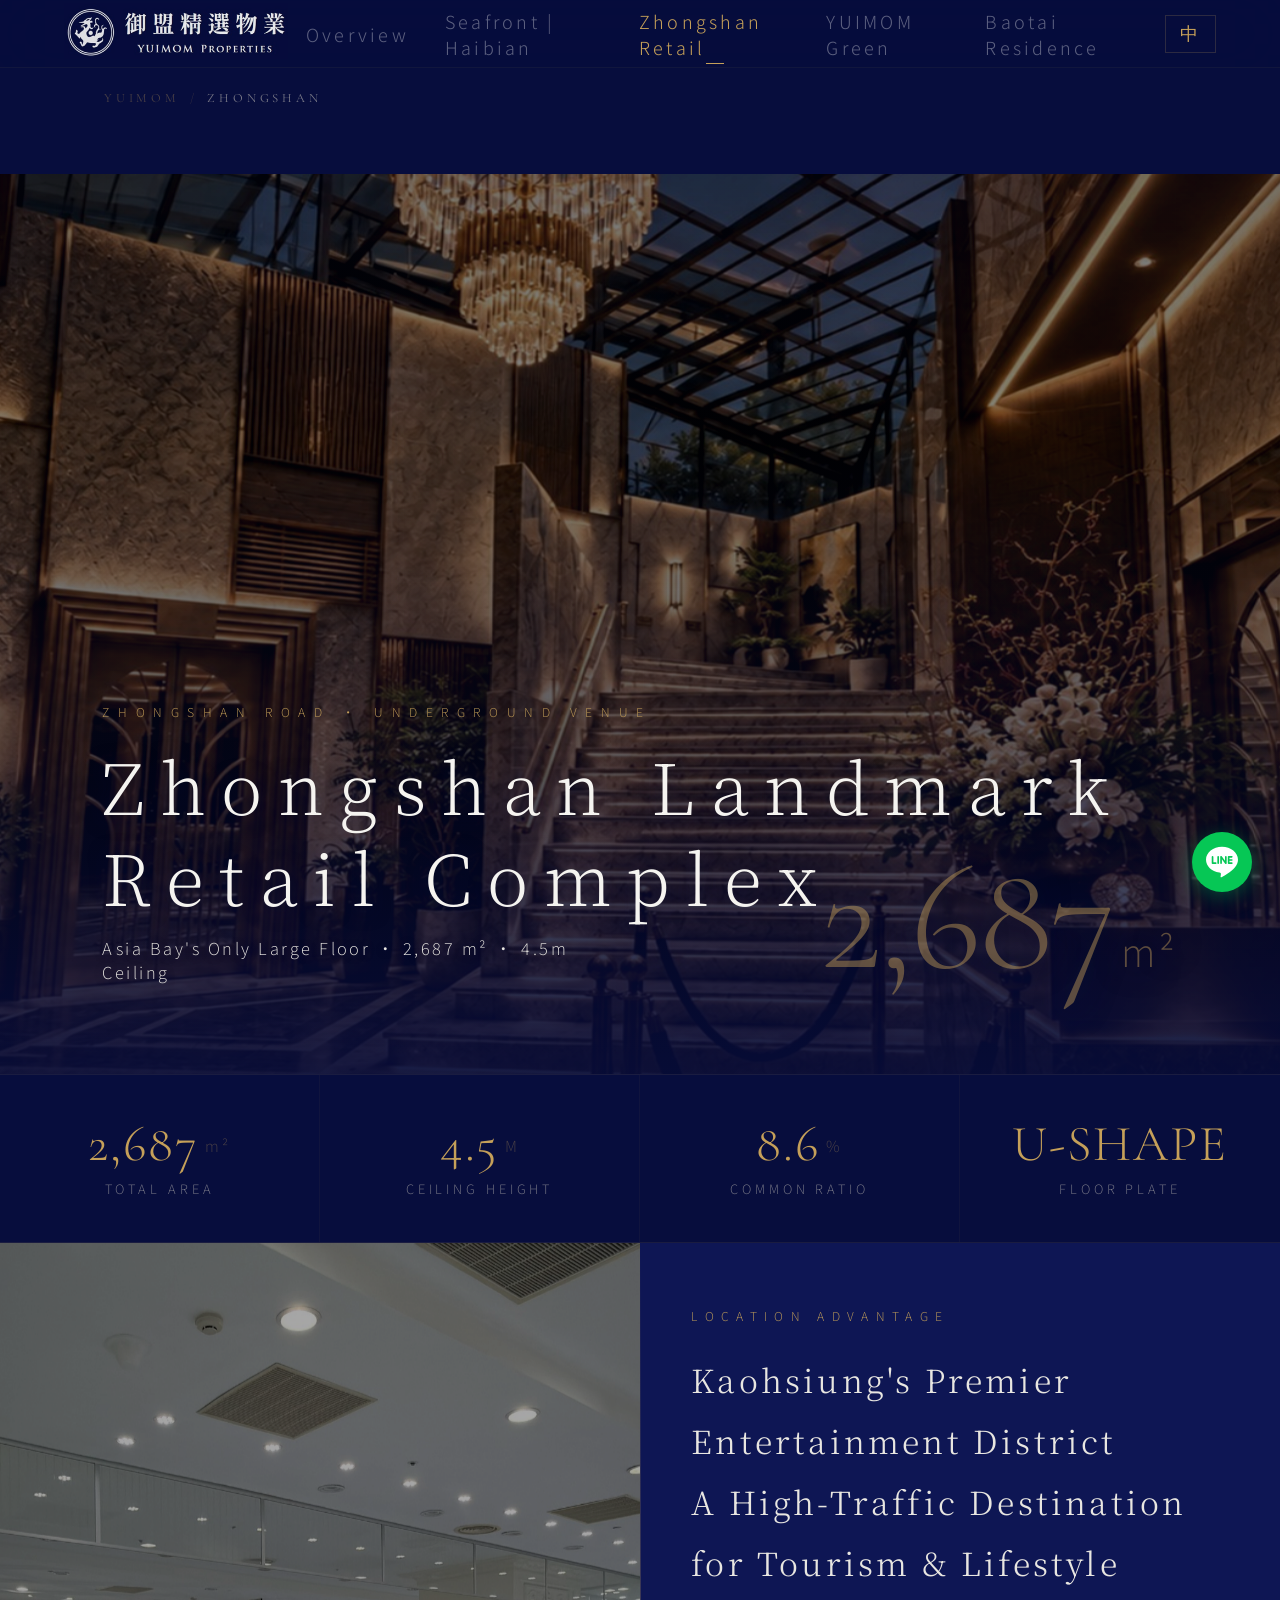
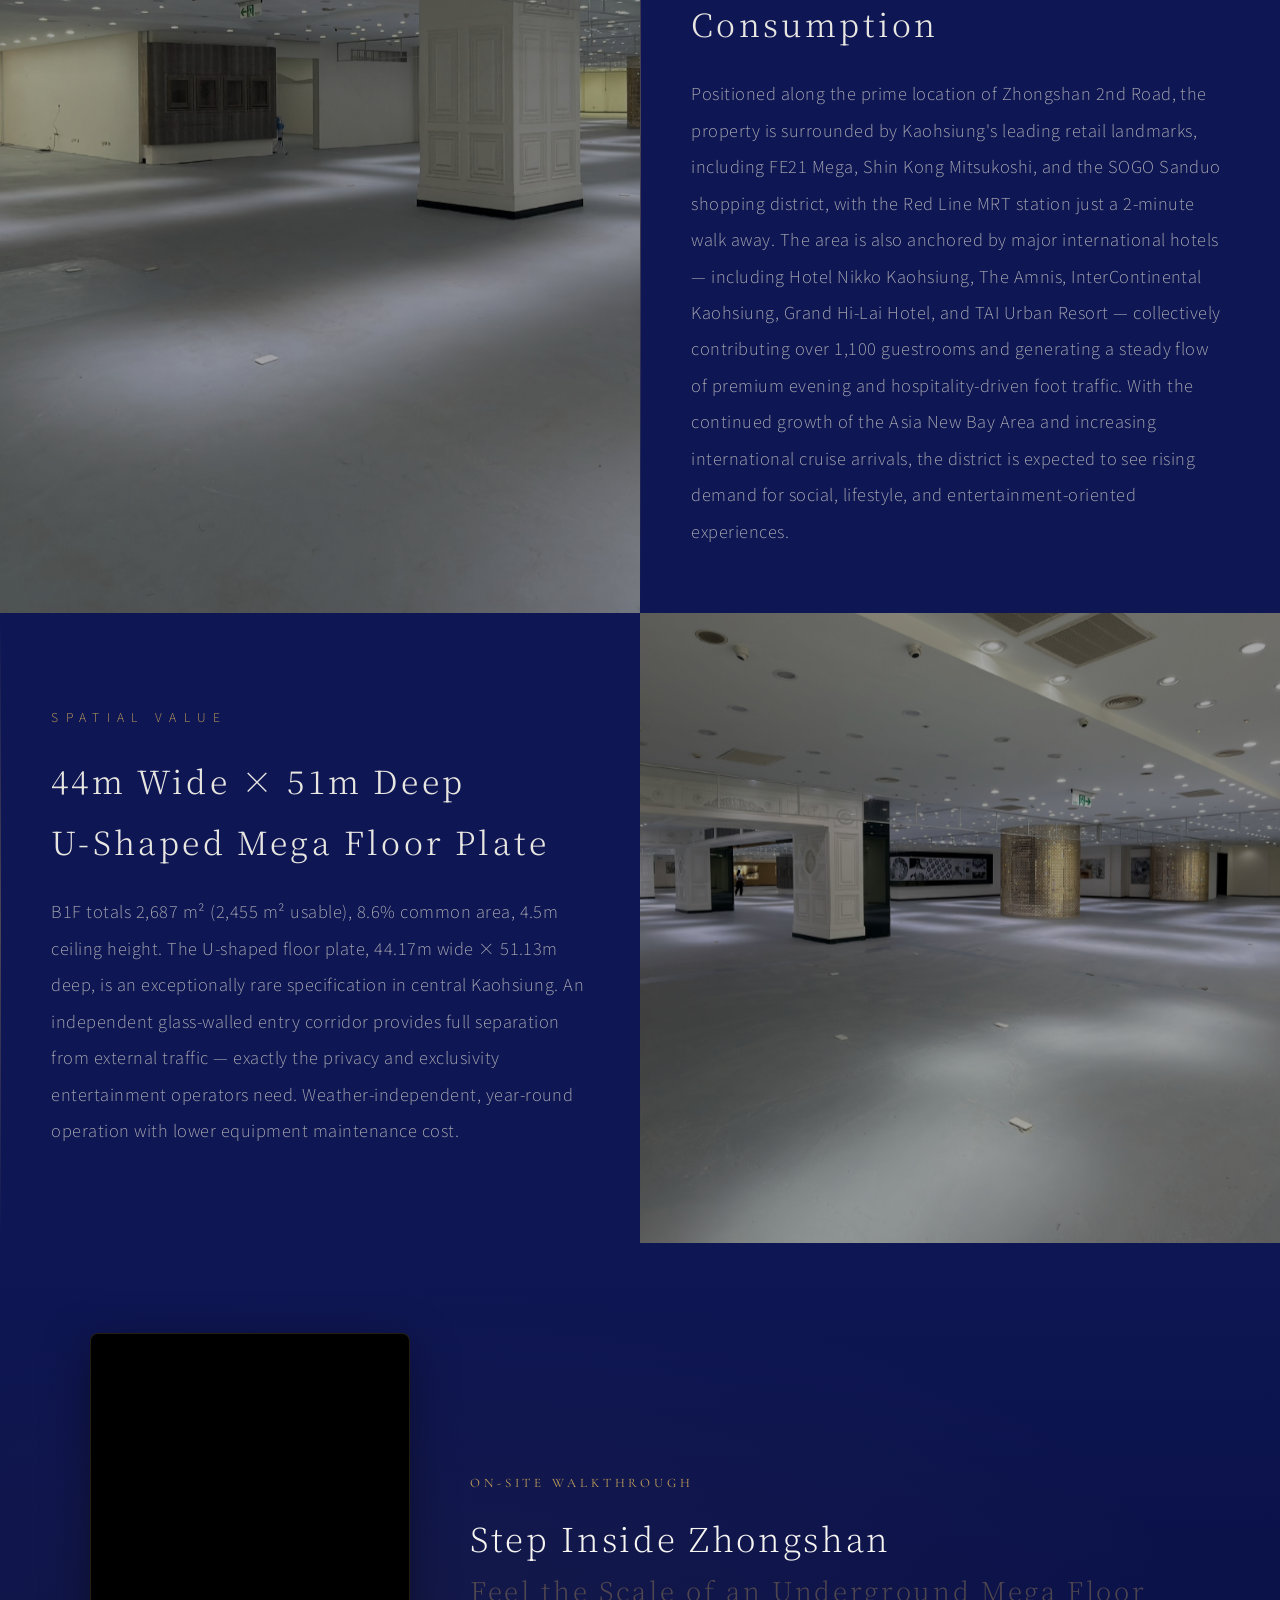
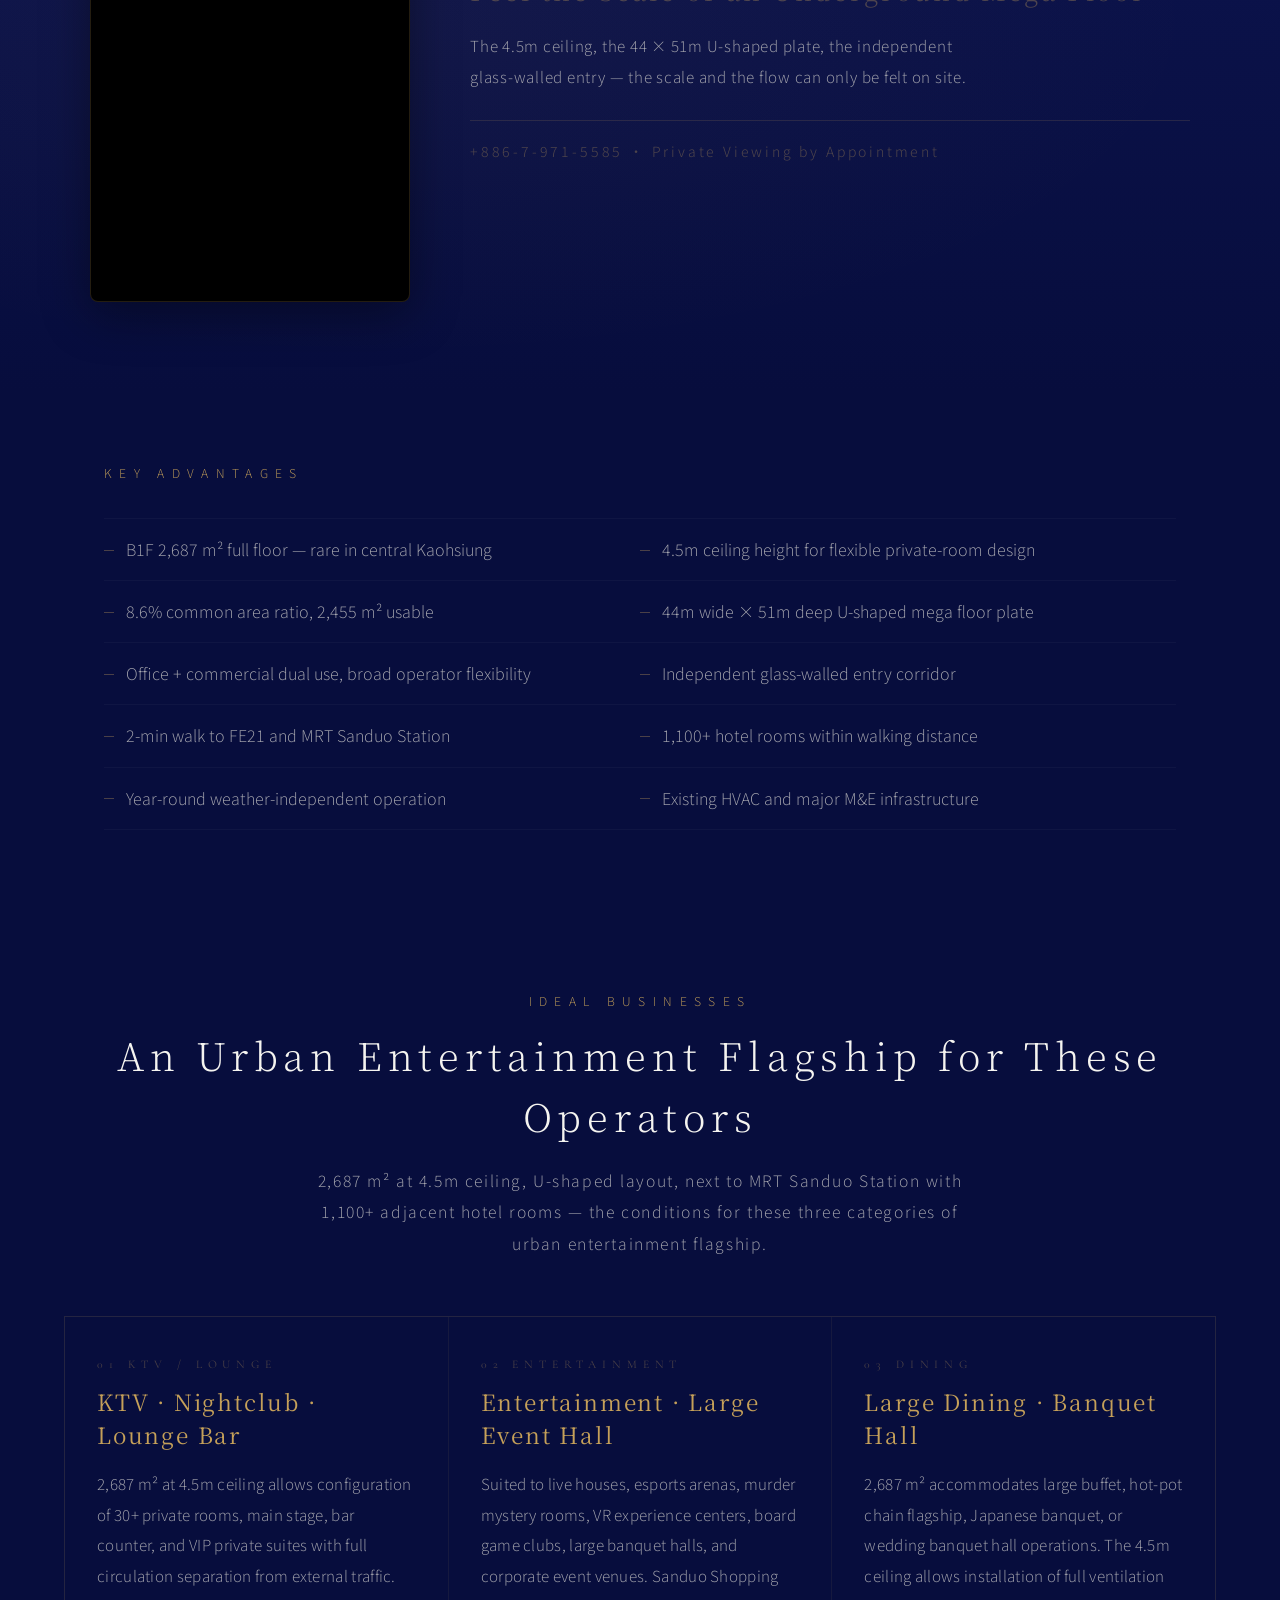
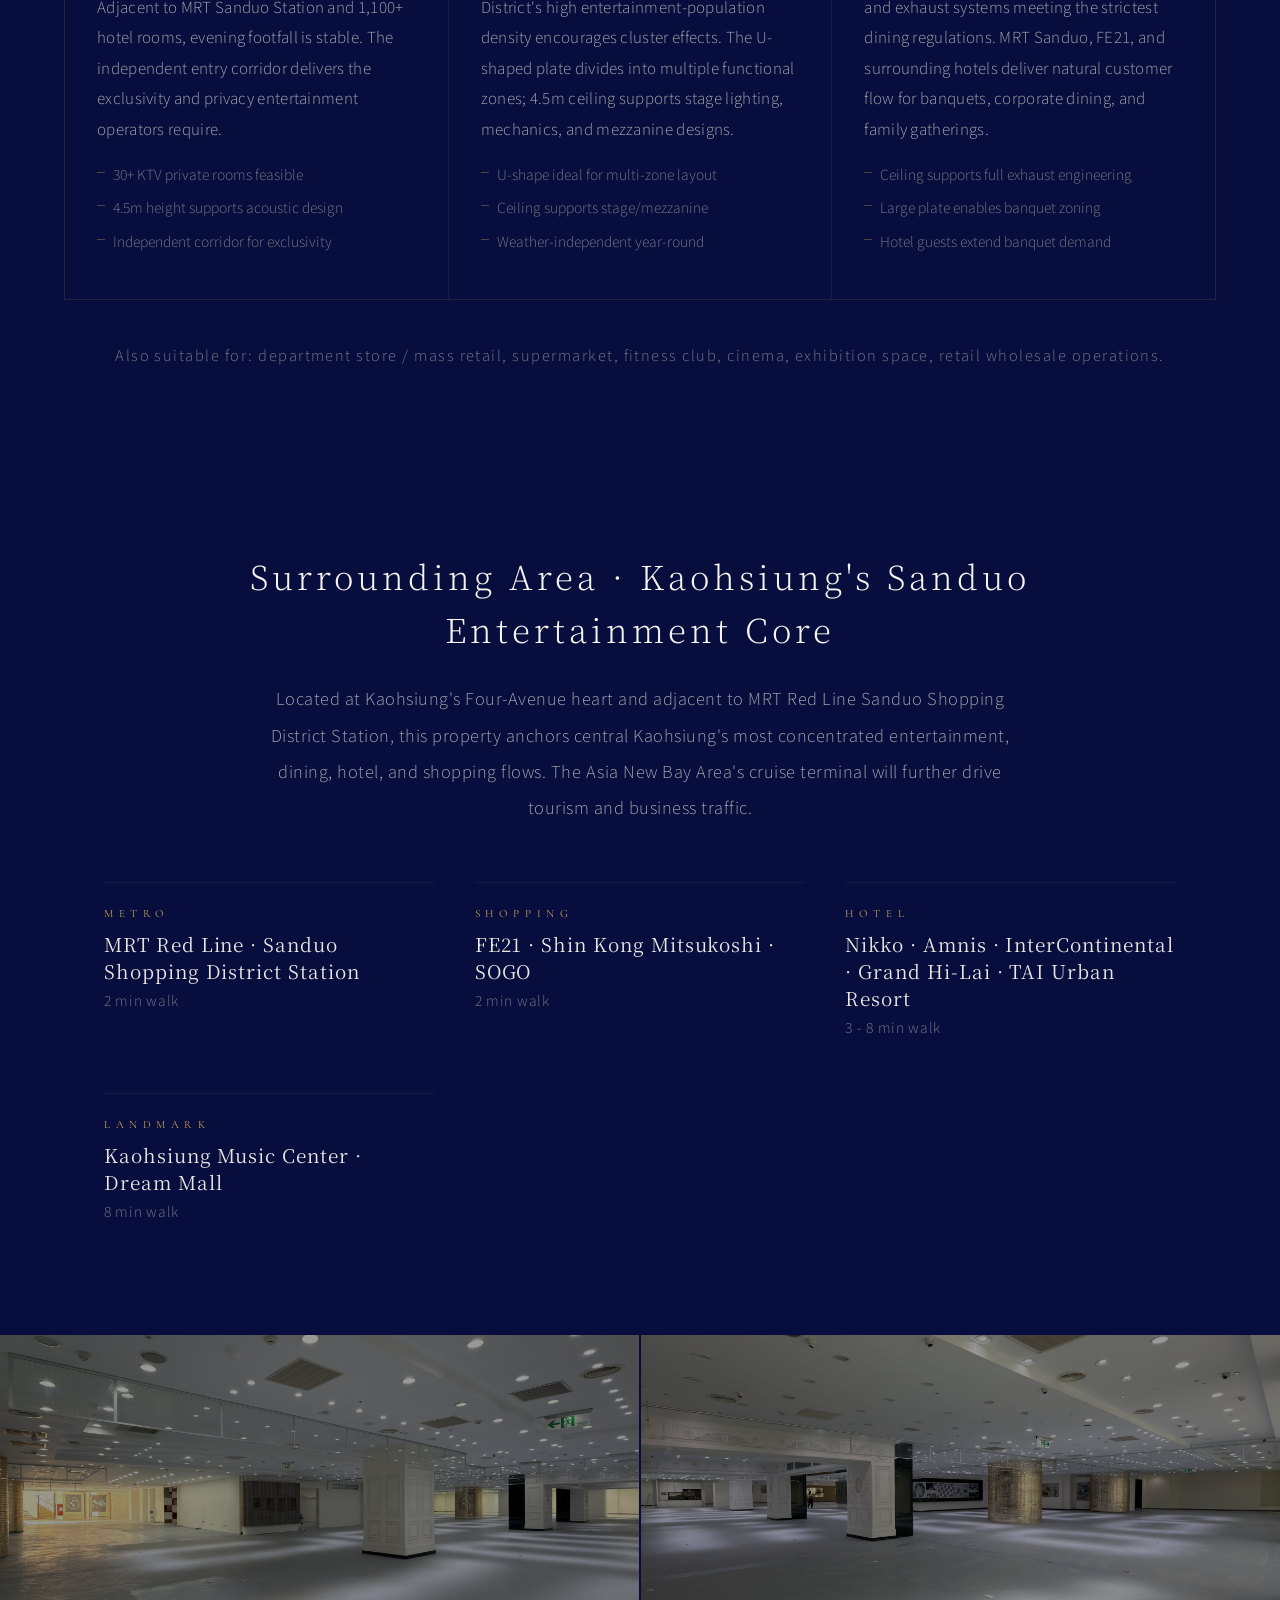
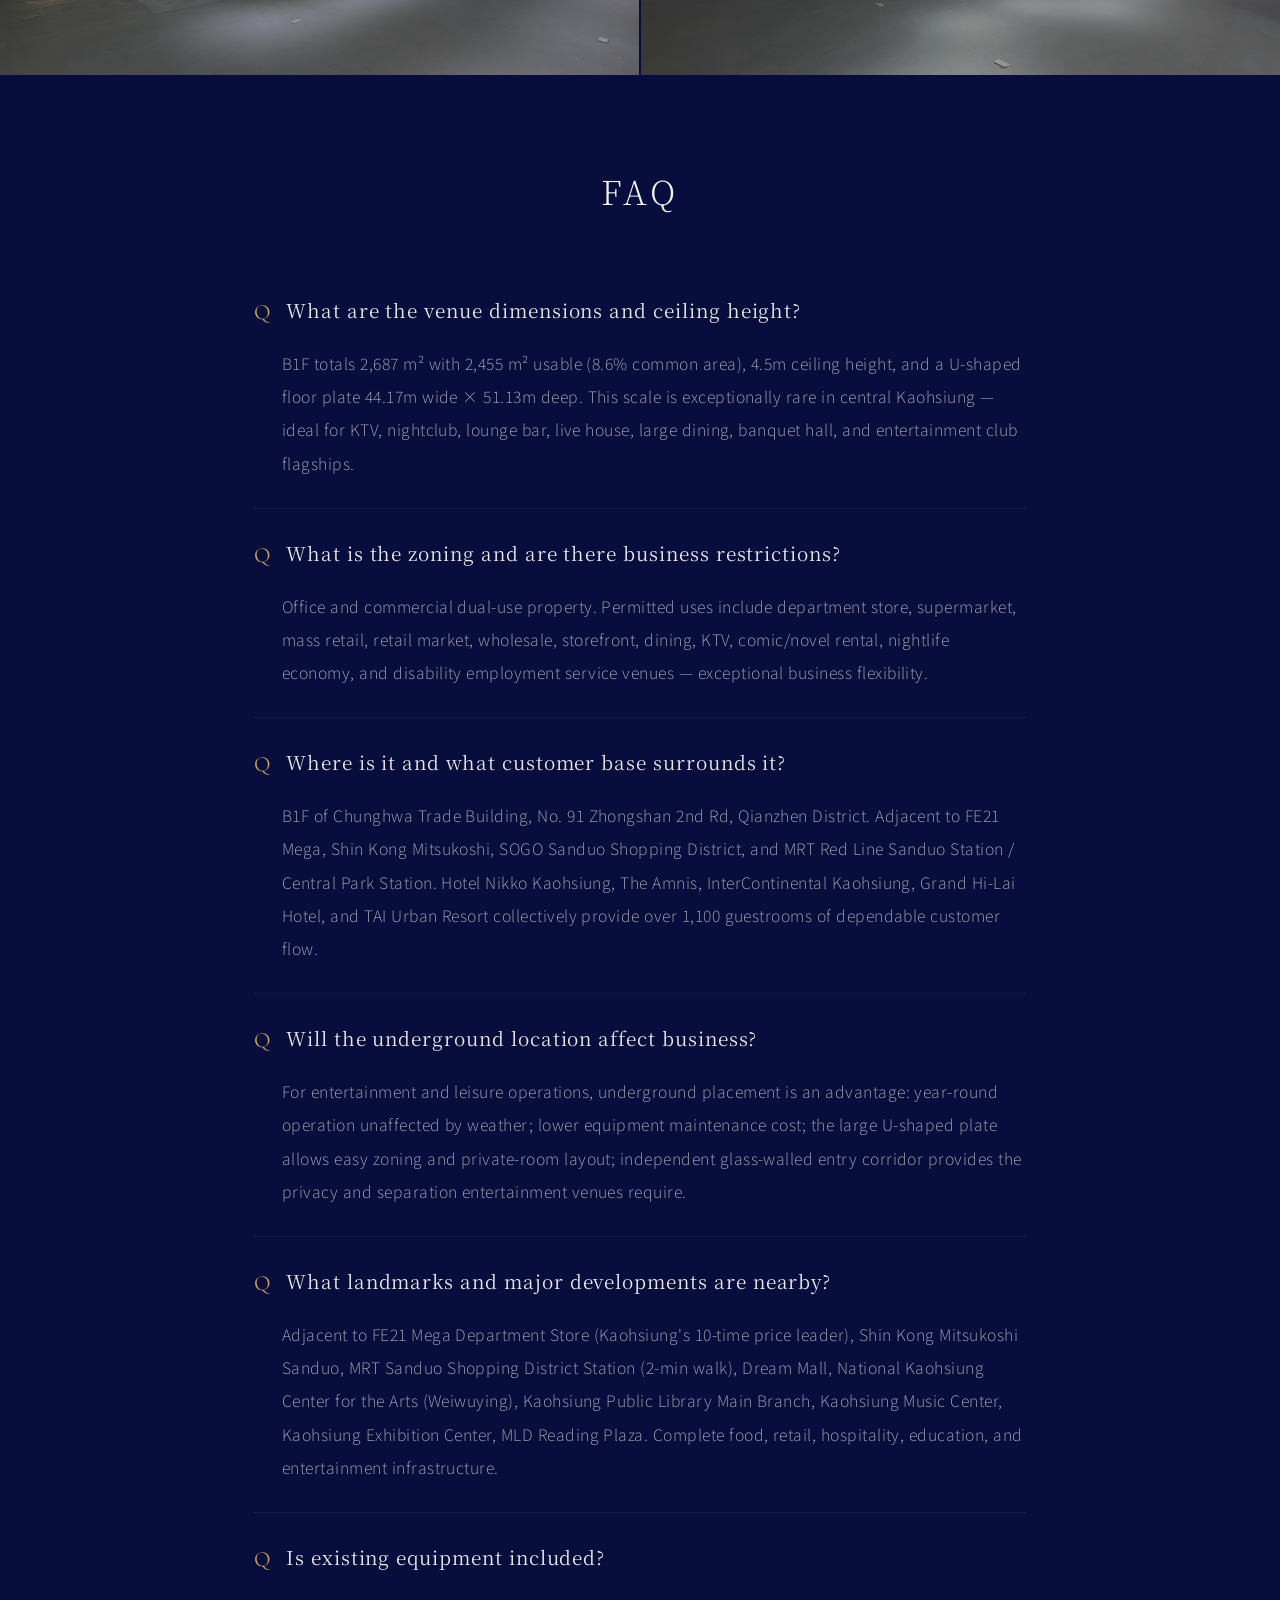
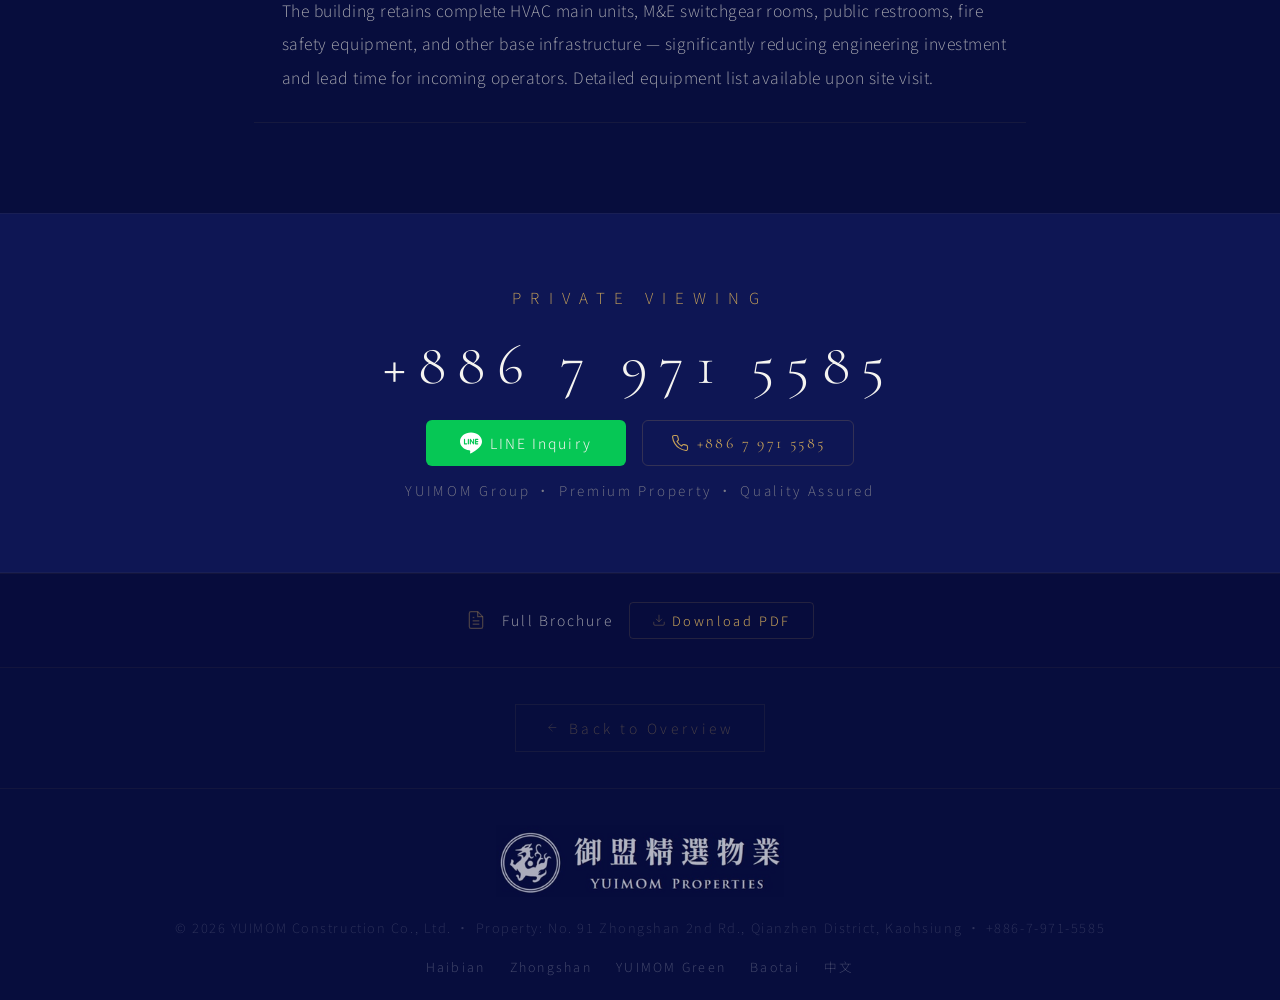
<file: en/zhongshan/index.html>
<!DOCTYPE html>
<html lang="en">
<head>
<meta charset="UTF-8">
<script async src="https://www.googletagmanager.com/gtag/js?id=G-CNVHKR45CL"></script>
<script>window.dataLayer=window.dataLayer||[];function gtag(){dataLayer.push(arguments);}gtag('js',new Date());gtag('config','G-CNVHKR45CL');gtag('config','AW-16712454382');</script>
<!-- Meta Pixel Code -->
<script>
!function(f,b,e,v,n,t,s)
{if(f.fbq)return;n=f.fbq=function(){n.callMethod?
n.callMethod.apply(n,arguments):n.queue.push(arguments)};
if(!f._fbq)f._fbq=n;n.push=n;n.loaded=!0;n.version='2.0';
n.queue=[];t=b.createElement(e);t.async=!0;
t.src=v;s=b.getElementsByTagName(e)[0];
s.parentNode.insertBefore(t,s)}(window, document,'script',
'https://connect.facebook.net/en_US/fbevents.js');
fbq('init', '986780437608046');
fbq('track', 'PageView');
fbq('track', 'ViewContent', {content_name: 'Zhongshan Landmark Retail Complex', content_ids: ['zhongshan'], content_type: 'product', content_category: 'Commercial Real Estate'});

</script>
<noscript><img height="1" width="1" style="display:none"
src="https://www.facebook.com/tr?id=986780437608046&ev=PageView&noscript=1"
/></noscript>
<!-- End Meta Pixel Code -->

<meta name="viewport" content="width=device-width, initial-scale=1.0">
<link rel="icon" href="/favicon.ico" sizes="32x32">
<link rel="icon" href="/images/favicon-192.png" sizes="192x192" type="image/png">
<link rel="apple-touch-icon" href="/images/apple-touch-icon.png">

<title>Zhongshan Underground Venue — 2,687 m² U-Shaped Floor, 4.5m Height, Kaohsiung | YUIMOM Properties</title>
<meta name="description" content="No. 91 Zhongshan 2nd Rd, Qianzhen District, Kaohsiung — B1F of Chunghwa Trade Building. 2,687 m² total (2,455 m² usable), 8.6% common area, 4.5m floor height, U-shaped floor plate 44m wide × 51m deep. Adjacent to FE21 SOGO Sanduo, Nikko Hotel, The Amnis, MRT Red Line Sanduo Shopping District Station. Ideal for KTV, nightclub, entertainment lounge, and large dining flagships. Private viewing: +886-7-971-5585.">
<meta name="keywords" content="Kaohsiung KTV venue,Kaohsiung nightclub space,Kaohsiung entertainment lounge,Kaohsiung large floor plate,Zhongshan Road venue,Asia Bay underground venue,Qianzhen commercial space,Chunghwa Trade Building,Sanduo Shopping District,high ceiling venue,large banquet venue Kaohsiung">
<link rel="canonical" href="https://yuimom.site/en/zhongshan/">
<link rel="alternate" hreflang="zh-Hant" href="https://yuimom.site/zhongshan/">
<link rel="alternate" hreflang="en" href="https://yuimom.site/en/zhongshan/">
<link rel="alternate" hreflang="x-default" href="https://yuimom.site/zhongshan/">

<meta property="og:type" content="article">
<meta property="og:url" content="https://yuimom.site/en/zhongshan/">
<meta property="og:title" content="Zhongshan Underground Venue — 2,687 m², 4.5m Height">
<meta property="og:description" content="Kaohsiung's only large-floor underground venue: 2,687 m² U-shaped floor plate, 4.5m ceiling. Adjacent to FE21, Nikko Hotel, MRT Sanduo. Ideal for KTV, nightclub, lounge, large dining flagships.">
<meta property="og:image" content="https://yuimom.site/images/zhongshan.jpg">
<meta property="og:image:width" content="1200">
<meta property="og:image:height" content="630">
<meta property="og:site_name" content="YUIMOM Properties">
<meta property="og:locale" content="en_US">
<meta name="twitter:card" content="summary_large_image">
<meta name="twitter:image" content="https://yuimom.site/images/zhongshan.jpg">

<link rel="preconnect" href="https://fonts.googleapis.com">
<link rel="preconnect" href="https://fonts.gstatic.com" crossorigin>
<link href="https://fonts.googleapis.com/css2?family=Noto+Serif+TC:wght@200;300;400;500;600;700;900&family=Noto+Sans+TC:wght@100;200;300;400;500&family=Cormorant+Garamond:wght@300;400;500;600&display=swap" rel="stylesheet">
<link rel="stylesheet" href="/assets/css/main.css">

<script type="application/ld+json">
{
  "@context":"https://schema.org","@type":"Product",
  "name":"Zhongshan Underground Venue — Chunghwa Trade Building",
  "description":"No. 91 Zhongshan 2nd Rd, Qianzhen District, Kaohsiung. B1F: 2,687 m² total (2,455 m² usable), 8.6% common area ratio, 4.5m floor height, U-shaped floor plate.",
  "image":["https://yuimom.site/images/zhongshan.jpg","https://yuimom.site/images/zhongshan2.jpg","https://yuimom.site/images/zhongshan3.jpg"],
  "brand":{"@type":"Brand","name":"YUIMOM Group"},
  "category":"Commercial Real Estate",
  "offers":{"@type":"Offer","url":"https://yuimom.site/en/zhongshan/","priceCurrency":"TWD","availability":"https://schema.org/InStock","seller":{"@type":"Organization","name":"YUIMOM Construction Co., Ltd.","telephone":"+886-7-971-5585"}}
}
</script>
<script type="application/ld+json">
{"@context":"https://schema.org","@type":"BreadcrumbList","itemListElement":[
  {"@type":"ListItem","position":1,"name":"Home","item":"https://yuimom.site/en/"},
  {"@type":"ListItem","position":2,"name":"Zhongshan Underground Venue","item":"https://yuimom.site/en/zhongshan/"}
]}
</script>
<script type="application/ld+json">
{"@context":"https://schema.org","@type":"FAQPage","mainEntity":[
  {"@type":"Question","name":"What are the venue dimensions and ceiling height?","acceptedAnswer":{"@type":"Answer","text":"B1F totals 2,687 m² with 2,455 m² usable (8.6% common area), 4.5m ceiling height, and a U-shaped floor plate 44.17m wide × 51.13m deep. This scale is exceptionally rare in central Kaohsiung — ideal for KTV, nightclub, lounge bar, live house, large dining, banquet hall, and entertainment club flagships."}},
  {"@type":"Question","name":"Are there any business restrictions?","acceptedAnswer":{"@type":"Answer","text":"Permitted uses include department store, supermarket, mass retail, retail market, wholesale, storefront, dining, KTV, comic/novel rental, nightlife economy, and disability employment service venues — exceptional business flexibility."}},
  {"@type":"Question","name":"Where is it and what customer base surrounds it?","acceptedAnswer":{"@type":"Answer","text":"B1F of Chunghwa Trade Building, No. 91 Zhongshan 2nd Rd, Qianzhen District. Adjacent to FE21 Mega, Shin Kong Mitsukoshi, SOGO Sanduo Shopping District, and MRT Red Line Sanduo Station / Central Park Station. Hotel Nikko Kaohsiung, The Amnis, InterContinental Kaohsiung, Grand Hi-Lai Hotel, and TAI Urban Resort collectively provide over 1,100 guestrooms of dependable customer flow."}},
  {"@type":"Question","name":"Will the underground location affect business?","acceptedAnswer":{"@type":"Answer","text":"For entertainment and leisure operations, underground placement is an advantage: year-round operation unaffected by weather; lower equipment maintenance cost; the large U-shaped plate allows easy zoning and private-room layout; independent glass-walled entry corridor provides the privacy and separation entertainment venues require."}},
  {"@type":"Question","name":"What landmarks and major developments are nearby?","acceptedAnswer":{"@type":"Answer","text":"Adjacent to FE21 Mega Department Store (Kaohsiung's 10-time price leader), Shin Kong Mitsukoshi Sanduo, MRT Sanduo Shopping District Station (2-min walk), Dream Mall, National Kaohsiung Center for the Arts (Weiwuying), Kaohsiung Public Library Main Branch, Kaohsiung Music Center, Kaohsiung Exhibition Center, MLD Reading Plaza."}}
]}
</script>

<!-- Meta Pixel — User Interaction Events -->
<script>
(function(){
  if(typeof fbq!=='function')return;
  function fire(name,params){try{fbq('track',name,params||{});}catch(e){}}
  // 等 DOM 載入完
  document.addEventListener('DOMContentLoaded',function(){
    // 電話按鈕 → Contact + Lead
    document.querySelectorAll('a[href^="tel:"]').forEach(function(el){
      el.addEventListener('click',function(){
        fire('Contact',{content_name:'Phone Click',content_category:'Phone'});
        fire('Lead',{content_name:'Phone Click',content_category:'Phone'});
      });
    });
    // LINE 連結 → Contact + Lead
    document.querySelectorAll('a[href*="lin.ee/"]').forEach(function(el){
      el.addEventListener('click',function(){
        fire('Contact',{content_name:'LINE Click',content_category:'LINE'});
        fire('Lead',{content_name:'LINE Click',content_category:'LINE'});
      });
    });
    // 預約鑑賞 cta-section → Schedule（看到該區塊時觸發一次）
    var ctaSec=document.querySelector('.cta-section');
    if(ctaSec && 'IntersectionObserver' in window){
      var obs=new IntersectionObserver(function(entries){
        entries.forEach(function(e){
          if(e.isIntersecting){
            fire('Schedule',{content_name:'Private Viewing CTA'});
            obs.unobserve(e.target);
          }
        });
      },{threshold:0.5});
      obs.observe(ctaSec);
    }
    // 地段區塊 → FindLocation（看到地圖/位置區塊時觸發一次）
    var locSec=document.querySelector('.location-section, .map-section, [id*="location"], [id*="map"]');
    if(locSec && 'IntersectionObserver' in window){
      var obsL=new IntersectionObserver(function(entries){
        entries.forEach(function(e){
          if(e.isIntersecting){
            fire('FindLocation',{content_name:'Location Section'});
            obsL.unobserve(e.target);
          }
        });
      },{threshold:0.4});
      obsL.observe(locSec);
    }
  });
})();
</script>
<!-- End Meta Pixel User Interaction Events -->

</head>
<body>

<nav class="nav" id="mainNav">
  <a href="/en/" aria-label="YUIMOM Group Home"><img class="nav-logo" src="/images/logo_nav.png" alt="YUIMOM Group"></a>
  <div class="nav-toggle" id="navToggle" onclick="toggleMenu()"><span></span><span></span><span></span></div>
  <div class="nav-right" id="navRight">
    <div class="nav-links">
      <a class="nav-link" href="/en/">Overview</a>
      <a class="nav-link" href="/en/haiban/">Seafront | Haibian</a>
      <a class="nav-link active" href="/en/zhongshan/">Zhongshan Retail</a>
      <a class="nav-link" href="/en/changzhuo/">YUIMOM Green</a>
      <a class="nav-link" href="/en/baotai/">Baotai Residence</a>
    </div>
    <a class="lang-btn" href="/zhongshan/" aria-label="切換到中文">中</a>
  </div>
</nav>

<main>

<nav class="breadcrumb" aria-label="Breadcrumb">
  <a href="/en/">YUIMOM</a><span class="sep">/</span>ZHONGSHAN
</nav>

<section class="prop-hero">
  <img class="prop-hero-img parallax-bg" src="/images/zhongshan.jpg" alt="Chunghwa Trade Building B1F — 2,687 m² underground venue at Zhongshan 2nd Rd, Kaohsiung">
  <div class="prop-hero-overlay">
    <div class="prop-overline">ZHONGSHAN ROAD  ·  UNDERGROUND VENUE</div>
    <h1 class="prop-title">Zhongshan Landmark Retail Complex</h1>
    <p class="prop-tagline">Asia Bay's Only Large Floor  ·  2,687 m²  ·  4.5m Ceiling</p>
  </div>
  <div class="prop-hero-stat"><div class="big-num">2,687<span class="big-unit">m²</span></div></div>
</section>

<div class="prop-body">

<div class="stats-strip">
  <div class="stat-cell reveal reveal-up"><div class="stat-num">2,687<span class="stat-unit">m²</span></div><div class="stat-label">TOTAL AREA</div></div>
  <div class="stat-cell reveal reveal-up"><div class="stat-num">4.5<span class="stat-unit">M</span></div><div class="stat-label">CEILING HEIGHT</div></div>
  <div class="stat-cell reveal reveal-up"><div class="stat-num">8.6<span class="stat-unit">%</span></div><div class="stat-label">COMMON RATIO</div></div>
  <div class="stat-cell reveal reveal-up"><div class="stat-num">U-SHAPE</div><div class="stat-label">FLOOR PLATE</div></div>
</div>

<div class="invite-block">
  <div class="invite-image"><img class="parallax-bg" src="/images/zhongshan2.jpg" alt="Zhongshan venue entrance — Chunghwa Trade Building"></div>
  <div class="invite-text">
    <div class="invite-label reveal reveal-up">LOCATION ADVANTAGE</div>
    <h2 class="invite-heading reveal reveal-up">Kaohsiung's Premier Entertainment District<br>A High-Traffic Destination for Tourism & Lifestyle Consumption</h2>
    <p class="invite-body reveal reveal-up">Positioned along the prime location of Zhongshan 2nd Road, the property is surrounded by Kaohsiung's leading retail landmarks, including FE21 Mega, Shin Kong Mitsukoshi, and the SOGO Sanduo shopping district, with the Red Line MRT station just a 2-minute walk away. The area is also anchored by major international hotels — including Hotel Nikko Kaohsiung, The Amnis, InterContinental Kaohsiung, Grand Hi-Lai Hotel, and TAI Urban Resort — collectively contributing over 1,100 guestrooms and generating a steady flow of premium evening and hospitality-driven foot traffic. With the continued growth of the Asia New Bay Area and increasing international cruise arrivals, the district is expected to see rising demand for social, lifestyle, and entertainment-oriented experiences.</p>
  </div>
</div>

<div class="invite-block">
  <div class="invite-text">
    <div class="invite-label reveal reveal-up">SPATIAL VALUE</div>
    <h2 class="invite-heading reveal reveal-up">44m Wide × 51m Deep<br>U-Shaped Mega Floor Plate</h2>
    <p class="invite-body reveal reveal-up">B1F totals 2,687 m² (2,455 m² usable), 8.6% common area, 4.5m ceiling height. The U-shaped floor plate, 44.17m wide × 51.13m deep, is an exceptionally rare specification in central Kaohsiung. An independent glass-walled entry corridor provides full separation from external traffic — exactly the privacy and exclusivity entertainment operators need. Weather-independent, year-round operation with lower equipment maintenance cost.</p>
  </div>
  <div class="invite-image"><img class="parallax-bg" src="/images/zhongshan3.jpg" alt="Zhongshan venue B1F — 2,455 m² at 4.5m ceiling"></div>
</div>

<!-- On-Site Walkthrough Video -->
<section class="walkthrough-section">
  <div class="walkthrough-inner">
    <div class="walkthrough-video reveal reveal-up">
      <iframe
        src="https://www.youtube.com/embed/1CfOkFXwsvU?rel=0&modestbranding=1&playsinline=1&vq=hd1080&iv_load_policy=3"
        title="Zhongshan On-Site Walkthrough"
        frameborder="0"
        allow="accelerometer; encrypted-media; gyroscope; picture-in-picture"
        allowfullscreen
        loading="lazy"></iframe>
    </div>
    <div class="walkthrough-text">
      <div class="walkthrough-label reveal reveal-up">ON-SITE WALKTHROUGH</div>
      <h2 class="walkthrough-heading reveal reveal-up">Step Inside Zhongshan<br><span>Feel the Scale of an Underground Mega Floor</span></h2>
      <p class="walkthrough-body reveal reveal-up">The 4.5m ceiling, the 44 × 51m U-shaped plate, the independent glass-walled entry — the scale and the flow can only be felt on site.</p>
      <div class="walkthrough-cta reveal reveal-up">+886-7-971-5585  ·  Private Viewing by Appointment</div>
    </div>
  </div>
</section>

<div class="highlights-section">
  <div class="highlights-title reveal reveal-up">KEY ADVANTAGES</div>
  <div class="hl-grid">
    <div class="hl-item reveal reveal-up">B1F 2,687 m² full floor — rare in central Kaohsiung</div>
    <div class="hl-item reveal reveal-up">4.5m ceiling height for flexible private-room design</div>
    <div class="hl-item reveal reveal-up">8.6% common area ratio, 2,455 m² usable</div>
    <div class="hl-item reveal reveal-up">44m wide × 51m deep U-shaped mega floor plate</div>
    <div class="hl-item reveal reveal-up">Office + commercial dual use, broad operator flexibility</div>
    <div class="hl-item reveal reveal-up">Independent glass-walled entry corridor</div>
    <div class="hl-item reveal reveal-up">2-min walk to FE21 and MRT Sanduo Station</div>
    <div class="hl-item reveal reveal-up">1,100+ hotel rooms within walking distance</div>
    <div class="hl-item reveal reveal-up">Year-round weather-independent operation</div>
    <div class="hl-item reveal reveal-up">Existing HVAC and major M&E infrastructure</div>
  </div>
</div>

<section class="usecase-section">
  <div class="usecase-head">
    <div class="highlights-title reveal reveal-up">IDEAL BUSINESSES</div>
    <h2 class="reveal reveal-up">An Urban Entertainment Flagship for These Operators</h2>
    <p class="reveal reveal-up">2,687 m² at 4.5m ceiling, U-shaped layout, next to MRT Sanduo Station with 1,100+ adjacent hotel rooms — the conditions for these three categories of urban entertainment flagship.</p>
  </div>

  <div class="usecase-grid">
    <div class="usecase-card reveal reveal-up">
      <div class="uc-icon">01  KTV / LOUNGE</div>
      <h3>KTV · Nightclub · Lounge Bar</h3>
      <p>2,687 m² at 4.5m ceiling allows configuration of 30+ private rooms, main stage, bar counter, and VIP private suites with full circulation separation from external traffic. Adjacent to MRT Sanduo Station and 1,100+ hotel rooms, evening footfall is stable. The independent entry corridor delivers the exclusivity and privacy entertainment operators require.</p>
      <ul>
        <li>30+ KTV private rooms feasible</li>
        <li>4.5m height supports acoustic design</li>
        <li>Independent corridor for exclusivity</li>
      </ul>
    </div>

    <div class="usecase-card reveal reveal-up">
      <div class="uc-icon">02  ENTERTAINMENT</div>
      <h3>Entertainment · Large Event Hall</h3>
      <p>Suited to live houses, esports arenas, murder mystery rooms, VR experience centers, board game clubs, large banquet halls, and corporate event venues. Sanduo Shopping District's high entertainment-population density encourages cluster effects. The U-shaped plate divides into multiple functional zones; 4.5m ceiling supports stage lighting, mechanics, and mezzanine designs.</p>
      <ul>
        <li>U-shape ideal for multi-zone layout</li>
        <li>Ceiling supports stage/mezzanine</li>
        <li>Weather-independent year-round</li>
      </ul>
    </div>

    <div class="usecase-card reveal reveal-up">
      <div class="uc-icon">03  DINING</div>
      <h3>Large Dining · Banquet Hall</h3>
      <p>2,687 m² accommodates large buffet, hot-pot chain flagship, Japanese banquet, or wedding banquet hall operations. The 4.5m ceiling allows installation of full ventilation and exhaust systems meeting the strictest dining regulations. MRT Sanduo, FE21, and surrounding hotels deliver natural customer flow for banquets, corporate dining, and family gatherings.</p>
      <ul>
        <li>Ceiling supports full exhaust engineering</li>
        <li>Large plate enables banquet zoning</li>
        <li>Hotel guests extend banquet demand</li>
      </ul>
    </div>
  </div>

  <p class="reveal reveal-up" style="text-align:center;margin-top:40px;font-size:0.82rem;letter-spacing:0.1em;color:var(--steel);line-height:2;font-weight:200">Also suitable for: department store / mass retail, supermarket, fitness club, cinema, exhibition space, retail wholesale operations.</p>
</section>

<section class="location-section">
  <h2 class="reveal reveal-up">Surrounding Area  ·  Kaohsiung's Sanduo Entertainment Core</h2>
  <p class="location-intro reveal reveal-up">Located at Kaohsiung's Four-Avenue heart and adjacent to MRT Red Line Sanduo Shopping District Station, this property anchors central Kaohsiung's most concentrated entertainment, dining, hotel, and shopping flows. The Asia New Bay Area's cruise terminal will further drive tourism and business traffic.</p>

  <div class="location-grid">
    <div class="loc-item">
      <div class="loc-label">METRO</div>
      <div class="loc-name">MRT Red Line · Sanduo Shopping District Station</div>
      <div class="loc-dist">2 min walk</div>
    </div>
    <div class="loc-item">
      <div class="loc-label">SHOPPING</div>
      <div class="loc-name">FE21 · Shin Kong Mitsukoshi · SOGO</div>
      <div class="loc-dist">2 min walk</div>
    </div>
    <div class="loc-item">
      <div class="loc-label">HOTEL</div>
      <div class="loc-name">Nikko · Amnis · InterContinental · Grand Hi-Lai · TAI Urban Resort</div>
      <div class="loc-dist">3 - 8 min walk</div>
    </div>
    <div class="loc-item">
      <div class="loc-label">LANDMARK</div>
      <div class="loc-name">Kaohsiung Music Center · Dream Mall</div>
      <div class="loc-dist">8 min walk</div>
    </div>
  </div>
</section>

<div class="gallery-full">
  <img src="/images/zhongshan2.jpg" alt="Zhongshan venue entry corridor" loading="lazy" class="reveal reveal-left">
  <img src="/images/zhongshan3.jpg" alt="Zhongshan venue B1F interior" loading="lazy" class="reveal reveal-right">
</div>

<section class="faq-section">
  <h2 class="reveal reveal-up">FAQ</h2>

  <div class="faq-item reveal reveal-up">
    <div class="faq-q">What are the venue dimensions and ceiling height?</div>
    <p class="faq-a">B1F totals 2,687 m² with 2,455 m² usable (8.6% common area), 4.5m ceiling height, and a U-shaped floor plate 44.17m wide × 51.13m deep. This scale is exceptionally rare in central Kaohsiung — ideal for KTV, nightclub, lounge bar, live house, large dining, banquet hall, and entertainment club flagships.</p>
  </div>

  <div class="faq-item reveal reveal-up">
    <div class="faq-q">What is the zoning and are there business restrictions?</div>
    <p class="faq-a">Office and commercial dual-use property. Permitted uses include department store, supermarket, mass retail, retail market, wholesale, storefront, dining, KTV, comic/novel rental, nightlife economy, and disability employment service venues — exceptional business flexibility.</p>
  </div>

  <div class="faq-item reveal reveal-up">
    <div class="faq-q">Where is it and what customer base surrounds it?</div>
    <p class="faq-a">B1F of Chunghwa Trade Building, No. 91 Zhongshan 2nd Rd, Qianzhen District. Adjacent to FE21 Mega, Shin Kong Mitsukoshi, SOGO Sanduo Shopping District, and MRT Red Line Sanduo Station / Central Park Station. Hotel Nikko Kaohsiung, The Amnis, InterContinental Kaohsiung, Grand Hi-Lai Hotel, and TAI Urban Resort collectively provide over 1,100 guestrooms of dependable customer flow.</p>
  </div>

  <div class="faq-item reveal reveal-up">
    <div class="faq-q">Will the underground location affect business?</div>
    <p class="faq-a">For entertainment and leisure operations, underground placement is an advantage: year-round operation unaffected by weather; lower equipment maintenance cost; the large U-shaped plate allows easy zoning and private-room layout; independent glass-walled entry corridor provides the privacy and separation entertainment venues require.</p>
  </div>

  <div class="faq-item reveal reveal-up">
    <div class="faq-q">What landmarks and major developments are nearby?</div>
    <p class="faq-a">Adjacent to FE21 Mega Department Store (Kaohsiung's 10-time price leader), Shin Kong Mitsukoshi Sanduo, MRT Sanduo Shopping District Station (2-min walk), Dream Mall, National Kaohsiung Center for the Arts (Weiwuying), Kaohsiung Public Library Main Branch, Kaohsiung Music Center, Kaohsiung Exhibition Center, MLD Reading Plaza. Complete food, retail, hospitality, education, and entertainment infrastructure.</p>
  </div>

  <div class="faq-item reveal reveal-up">
    <div class="faq-q">Is existing equipment included?</div>
    <p class="faq-a">The building retains complete HVAC main units, M&E switchgear rooms, public restrooms, fire safety equipment, and other base infrastructure — significantly reducing engineering investment and lead time for incoming operators. Detailed equipment list available upon site visit.</p>
  </div>
</section>

<div class="cta-section">
  <div class="cta-label">PRIVATE VIEWING</div>
  <a href="tel:+886-7-971-5585" style="font-family:var(--eng);font-size:clamp(2.2rem,4.5vw,3.2rem);font-weight:300;letter-spacing:0.2em;color:var(--white);text-decoration:none;display:block;margin-bottom:10px">+886 7 971 5585</a>
  <div class="cta-actions">
    <a href="https://lin.ee/XohJVp8" target="_blank" rel="noopener" class="cta-line">
      <svg viewBox="0 0 24 24" fill="white"><path d="M19.365 9.863c.349 0 .63.285.63.631 0 .345-.281.63-.63.63H17.61v1.125h1.755c.349 0 .63.283.63.63 0 .344-.281.629-.63.629h-2.386c-.345 0-.627-.285-.627-.629V8.108c0-.345.282-.63.63-.63h2.386c.346 0 .627.285.627.63 0 .349-.281.63-.63.63H17.61v1.125h1.755zm-3.855 3.016c0 .27-.174.51-.432.596-.064.021-.133.031-.199.031-.211 0-.391-.09-.51-.25l-2.443-3.317v2.94c0 .344-.279.629-.631.629-.346 0-.626-.285-.626-.629V8.108c0-.27.173-.51.43-.595.06-.023.136-.033.194-.033.195 0 .375.104.495.254l2.462 3.33V8.108c0-.345.282-.63.63-.63.345 0 .63.285.63.63v4.771zm-5.741 0c0 .344-.282.629-.631.629-.345 0-.627-.285-.627-.629V8.108c0-.345.282-.63.63-.63.346 0 .628.285.628.63v4.771zm-2.466.629H4.917c-.345 0-.63-.285-.63-.629V8.108c0-.345.285-.63.63-.63.348 0 .63.285.63.63v4.141h1.756c.348 0 .629.283.629.63 0 .344-.282.629-.629.629M24 10.314C24 4.943 18.615.572 12 .572S0 4.943 0 10.314c0 4.811 4.27 8.842 10.035 9.608.391.082.923.258 1.058.59.12.301.079.766.038 1.08l-.164 1.02c-.045.301-.24 1.186 1.049.645 1.291-.539 6.916-4.078 9.436-6.975C23.176 14.393 24 12.458 24 10.314"/></svg>
      <span>LINE Inquiry</span>
    </a>
    <a href="tel:+886-7-971-5585" class="cta-tel">
      <svg viewBox="0 0 24 24" fill="none" stroke="currentColor" stroke-width="1.5"><path d="M22 16.92v3a2 2 0 01-2.18 2 19.79 19.79 0 01-8.63-3.07 19.5 19.5 0 01-6-6 19.79 19.79 0 01-3.07-8.67A2 2 0 014.11 2h3a2 2 0 012 1.72c.127.96.361 1.903.7 2.81a2 2 0 01-.45 2.11L8.09 9.91a16 16 0 006 6l1.27-1.27a2 2 0 012.11-.45c.907.339 1.85.573 2.81.7A2 2 0 0122 16.92z"/></svg>
      <span>+886 7 971 5585</span>
    </a>
  </div>
  <div class="cta-note">YUIMOM Group  ·  Premium Property  ·  Quality Assured</div>
</div>

<div class="pdf-bar">
  <div class="pdf-bar-inner">
    <svg viewBox="0 0 24 24" fill="none" stroke="currentColor" stroke-width="1.5"><path d="M14 2H6a2 2 0 00-2 2v16a2 2 0 002 2h12a2 2 0 002-2V8z"/><polyline points="14 2 14 8 20 8"/><line x1="16" y1="13" x2="8" y2="13"/><line x1="16" y1="17" x2="8" y2="17"/><polyline points="10 9 9 9 8 9"/></svg>
    <span class="pdf-bar-label">Full Brochure</span>
    <a href="/pdf/zhongshan.pdf" target="_blank" rel="noopener" class="pdf-bar-btn">
      <svg viewBox="0 0 24 24" fill="none" stroke="currentColor" stroke-width="1.5"><path d="M21 15v4a2 2 0 01-2 2H5a2 2 0 01-2-2v-4"/><polyline points="7 10 12 15 17 10"/><line x1="12" y1="15" x2="12" y2="3"/></svg>
      <span>Download PDF</span>
    </a>
  </div>
</div>

<div class="back-nav">
  <a class="back-btn" href="/en/">
    <svg viewBox="0 0 24 24" fill="none" stroke="currentColor" stroke-width="1"><path d="M19 12H5M12 19l-7-7 7-7"/></svg>
    <span>Back to Overview</span>
  </a>
</div>

</div>
</main>

<div class="mobile-cta-bar" role="navigation" aria-label="Quick Contact">
  <div class="mobile-cta-bar-inner">
    <a href="tel:+886-7-971-5585" class="mcta-tel" aria-label="Call +886-7-971-5585">
      <svg viewBox="0 0 24 24" fill="none" stroke="currentColor" stroke-width="1.5"><path d="M22 16.92v3a2 2 0 01-2.18 2 19.79 19.79 0 01-8.63-3.07 19.5 19.5 0 01-6-6 19.79 19.79 0 01-3.07-8.67A2 2 0 014.11 2h3a2 2 0 012 1.72c.127.96.361 1.903.7 2.81a2 2 0 01-.45 2.11L8.09 9.91a16 16 0 006 6l1.27-1.27a2 2 0 012.11-.45c.907.339 1.85.573 2.81.7A2 2 0 0122 16.92z"/></svg>
      <span>Call Now</span>
    </a>
    <a href="https://lin.ee/XohJVp8" target="_blank" rel="noopener" class="mcta-line" aria-label="LINE Inquiry">
      <svg viewBox="0 0 24 24" fill="white"><path d="M19.365 9.863c.349 0 .63.285.63.631 0 .345-.281.63-.63.63H17.61v1.125h1.755c.349 0 .63.283.63.63 0 .344-.281.629-.63.629h-2.386c-.345 0-.627-.285-.627-.629V8.108c0-.345.282-.63.63-.63h2.386c.346 0 .627.285.627.63 0 .349-.281.63-.63.63H17.61v1.125h1.755zm-3.855 3.016c0 .27-.174.51-.432.596-.064.021-.133.031-.199.031-.211 0-.391-.09-.51-.25l-2.443-3.317v2.94c0 .344-.279.629-.631.629-.346 0-.626-.285-.626-.629V8.108c0-.27.173-.51.43-.595.06-.023.136-.033.194-.033.195 0 .375.104.495.254l2.462 3.33V8.108c0-.345.282-.63.63-.63.345 0 .63.285.63.63v4.771zm-5.741 0c0 .344-.282.629-.631.629-.345 0-.627-.285-.627-.629V8.108c0-.345.282-.63.63-.63.346 0 .628.285.628.63v4.771zm-2.466.629H4.917c-.345 0-.63-.285-.63-.629V8.108c0-.345.285-.63.63-.63.348 0 .63.285.63.63v4.141h1.756c.348 0 .629.283.629.63 0 .344-.282.629-.629.629M24 10.314C24 4.943 18.615.572 12 .572S0 4.943 0 10.314c0 4.811 4.27 8.842 10.035 9.608.391.082.923.258 1.058.59.12.301.079.766.038 1.08l-.164 1.02c-.045.301-.24 1.186 1.049.645 1.291-.539 6.916-4.078 9.436-6.975C23.176 14.393 24 12.458 24 10.314"/></svg>
      <span>LINE</span>
    </a>
  </div>
</div>

<a href="https://lin.ee/XohJVp8" target="_blank" rel="noopener" class="line-float" aria-label="LINE"><svg viewBox="0 0 24 24" fill="white"><path d="M19.365 9.863c.349 0 .63.285.63.631 0 .345-.281.63-.63.63H17.61v1.125h1.755c.349 0 .63.283.63.63 0 .344-.281.629-.63.629h-2.386c-.345 0-.627-.285-.627-.629V8.108c0-.345.282-.63.63-.63h2.386c.346 0 .627.285.627.63 0 .349-.281.63-.63.63H17.61v1.125h1.755zm-3.855 3.016c0 .27-.174.51-.432.596-.064.021-.133.031-.199.031-.211 0-.391-.09-.51-.25l-2.443-3.317v2.94c0 .344-.279.629-.631.629-.346 0-.626-.285-.626-.629V8.108c0-.27.173-.51.43-.595.06-.023.136-.033.194-.033.195 0 .375.104.495.254l2.462 3.33V8.108c0-.345.282-.63.63-.63.345 0 .63.285.63.63v4.771zm-5.741 0c0 .344-.282.629-.631.629-.345 0-.627-.285-.627-.629V8.108c0-.345.282-.63.63-.63.346 0 .628.285.628.63v4.771zm-2.466.629H4.917c-.345 0-.63-.285-.63-.629V8.108c0-.345.285-.63.63-.63.348 0 .63.285.63.63v4.141h1.756c.348 0 .629.283.629.63 0 .344-.282.629-.629.629M24 10.314C24 4.943 18.615.572 12 .572S0 4.943 0 10.314c0 4.811 4.27 8.842 10.035 9.608.391.082.923.258 1.058.59.12.301.079.766.038 1.08l-.164 1.02c-.045.301-.24 1.186 1.049.645 1.291-.539 6.916-4.078 9.436-6.975C23.176 14.393 24 12.458 24 10.314"/></svg></a>

<footer class="footer">
  <img class="footer-logo" src="/images/logo_nav.png" alt="YUIMOM Group">
  <div class="footer-copy">© 2026 YUIMOM Construction Co., Ltd.  ·  Property: No. 91 Zhongshan 2nd Rd., Qianzhen District, Kaohsiung  ·  +886-7-971-5585</div>
  <div class="footer-links">
    <a href="/en/haiban/">Haibian</a>
    <a href="/en/zhongshan/">Zhongshan</a>
    <a href="/en/changzhuo/">YUIMOM Green</a>
    <a href="/en/baotai/">Baotai</a>
    <a href="/zhongshan/">中文</a>
  </div>
</footer>

<script src="/assets/js/main.js"></script>
</body>
</html>
</file>
<file: assets/css/main.css>
/* ═══════════════════════════════════════════════════════════════
   御盟精選物業 YUIMOM Properties
   主樣式表 — 沿用原 index.html 內嵌樣式 + 新元件
   ═══════════════════════════════════════════════════════════════ */

*,*::before,*::after{margin:0;padding:0;box-sizing:border-box}

:root{
  --navy:#070D3D;--navy-90:rgba(7,13,61,0.92);--navy-light:#0e1654;
  --gold:#c5a059;--gold-dim:rgba(197,160,89,0.35);
  --white:#f5f4f0;--off-white:#e8e6e1;--pale:#ccc;--silver:#a8a8b0;--steel:#7a7a88;
  --serif:'Noto Serif TC','Cormorant Garamond',serif;
  --sans:'Noto Sans TC',sans-serif;
  --eng:'Cormorant Garamond',serif;
  --ease:cubic-bezier(0.16,1,0.3,1);--ease-out:cubic-bezier(0.22,0.61,0.36,1);
}

html{scroll-behavior:smooth;font-size:18px;background:var(--navy)}
body{font-family:var(--sans);background:var(--navy);color:var(--pale);overflow-x:hidden;-webkit-font-smoothing:antialiased}
::selection{background:var(--gold);color:var(--navy)}
::-webkit-scrollbar{width:4px}
::-webkit-scrollbar-track{background:var(--navy)}
::-webkit-scrollbar-thumb{background:var(--gold-dim)}

/* ═══ NAV ═══ */
.nav{position:fixed;top:0;left:0;right:0;z-index:9999;display:flex;align-items:center;justify-content:space-between;padding:0 clamp(20px,5vw,80px);height:68px;background:rgba(7,13,61,0.55);backdrop-filter:blur(32px);-webkit-backdrop-filter:blur(32px);border-bottom:1px solid rgba(197,160,89,0.06);transition:all 0.6s var(--ease)}
.nav.scrolled{background:var(--navy-90);border-bottom-color:rgba(197,160,89,0.12)}
.nav-logo{height:56px;width:auto;object-fit:contain;cursor:pointer;opacity:0.92;transition:opacity 0.3s;flex-shrink:0}
.nav-logo:hover{opacity:1}
.nav-right{display:flex;align-items:center;gap:0}
.nav-links{display:flex;gap:0;align-items:center}
.nav-link{font-family:var(--sans);font-size:18px;font-weight:300;letter-spacing:0.18em;color:rgba(200,200,210,0.45);text-decoration:none;padding:24px 18px;position:relative;cursor:pointer;transition:color 0.5s var(--ease)}
.nav-link:hover,.nav-link.active{color:var(--gold)}
.nav-link::after{content:'';position:absolute;bottom:20px;left:50%;width:0;height:1px;background:var(--gold);transform:translateX(-50%);transition:width 0.6s var(--ease)}
.nav-link.active::after{width:18px}
.lang-btn{font-family:var(--eng);font-size:18px;font-weight:400;letter-spacing:0.15em;color:var(--gold);background:none;border:1px solid rgba(197,160,89,0.2);padding:6px 14px;cursor:pointer;margin-left:12px;transition:all 0.4s var(--ease);white-space:nowrap;text-decoration:none;display:inline-block}
.lang-btn:hover{background:rgba(197,160,89,0.08);border-color:var(--gold)}
.nav-toggle{display:none;flex-direction:column;gap:6px;cursor:pointer;padding:10px}
.nav-toggle span{display:block;width:22px;height:1px;background:var(--gold);transition:all 0.4s var(--ease)}
.nav-toggle.open span:nth-child(1){transform:rotate(45deg) translate(5px,5px)}
.nav-toggle.open span:nth-child(2){opacity:0}
.nav-toggle.open span:nth-child(3){transform:rotate(-45deg) translate(5px,-5px)}
@media(max-width:768px){
  .nav-toggle{display:flex}
  .nav-right{position:fixed;top:68px;left:0;right:0;flex-direction:column;background:var(--navy-90);backdrop-filter:blur(32px);padding:10px 0 20px;transform:translateY(-120%);transition:transform 0.5s var(--ease);border-bottom:1px solid rgba(197,160,89,0.08)}
  .nav-right.open{transform:translateY(0)}
  .nav-links{flex-direction:column;width:100%}
  .nav-link{padding:16px 30px;width:100%}
  .lang-btn{margin:10px 30px 0;align-self:flex-start}
}

/* ═══ HERO (首頁) ═══ */
.hero{position:relative;min-height:100vh;display:flex;flex-direction:column;justify-content:center;align-items:center;text-align:center;padding:100px clamp(24px,8vw,120px) 60px;overflow:hidden;background:var(--navy)}
.hero::before{content:'';position:absolute;inset:0;background:radial-gradient(ellipse at 50% 35%,rgba(197,160,89,0.04) 0%,transparent 65%);pointer-events:none}
.hero::after{content:'';position:absolute;inset:0;opacity:0.025;pointer-events:none;background-image:url("data:image/svg+xml,%3Csvg viewBox='0 0 256 256' xmlns='http://www.w3.org/2000/svg'%3E%3Cfilter id='n'%3E%3CfeTurbulence type='fractalNoise' baseFrequency='0.85' numOctaves='4' stitchTiles='stitch'/%3E%3C/filter%3E%3Crect width='100%25' height='100%25' filter='url(%23n)'/%3E%3C/svg%3E")}
.hero-logo{width:clamp(280px,42vw,520px);height:auto;object-fit:contain;margin-bottom:40px;opacity:0;animation:fadeIn 1.2s 0.3s var(--ease) forwards}
.hero-line{width:1px;height:50px;background:linear-gradient(180deg,transparent,var(--gold-dim),transparent);margin-bottom:36px;opacity:0;animation:fadeIn 1.5s 0.5s var(--ease) forwards}
.hero-overline{font-family:var(--sans);font-size:0.72rem;font-weight:200;letter-spacing:0.8em;color:var(--gold);margin-bottom:32px;opacity:0;transform:translateY(15px);animation:revealUp 1.2s 0.7s var(--ease) forwards}
.hero-title{font-family:var(--serif);font-size:clamp(1.8rem,7vw,5.4rem);font-weight:200;line-height:1.55;letter-spacing:0.18em;color:var(--white);margin-bottom:24px;opacity:0;transform:translateY(25px);animation:revealUp 1.4s 0.9s var(--ease) forwards}
.hero-title .accent{color:var(--gold);font-weight:400;text-shadow:0 0 80px rgba(197,160,89,0.12)}
.hero-sub{font-family:var(--sans);font-size:0.95rem;font-weight:200;letter-spacing:0.12em;line-height:2.3;color:var(--off-white);max-width:500px;margin-bottom:72px;opacity:0;transform:translateY(15px);animation:revealUp 1.2s 1.1s var(--ease) forwards}
.hero-grid{display:grid;grid-template-columns:repeat(4,1fr);gap:2px;width:100%;max-width:1200px;opacity:0;transform:translateY(30px);animation:revealUp 1.4s 1.3s var(--ease) forwards}
@media(max-width:900px){.hero-grid{grid-template-columns:repeat(2,1fr)}}
@media(max-width:500px){.hero-grid{grid-template-columns:1fr}}
.hero-card{position:relative;aspect-ratio:3/4;overflow:hidden;cursor:pointer;text-decoration:none;display:block}
.hero-card img{width:100%;height:100%;object-fit:cover;filter:brightness(0.55) saturate(0.8);transition:all 1.8s var(--ease)}
.hero-card:hover img{filter:brightness(0.75) saturate(0.95);transform:scale(1.05)}
.hero-card-content{position:absolute;inset:0;display:flex;flex-direction:column;justify-content:flex-end;padding:28px 24px;background:linear-gradient(180deg,transparent 45%,rgba(7,13,61,0.55) 100%)}
.hero-card .card-num{font-family:var(--eng);font-size:0.75rem;font-weight:300;letter-spacing:0.5em;color:var(--gold-dim);margin-bottom:auto}
.hero-card .card-stat{font-family:var(--eng);font-size:2.6rem;font-weight:300;color:var(--gold);letter-spacing:0.03em;line-height:1;margin-bottom:4px}
.hero-card .card-unit-inline{font-family:var(--sans);font-size:0.55rem;font-weight:200;letter-spacing:0.2em;color:var(--silver);margin-left:6px}
.hero-card .card-title{font-family:var(--serif);font-size:1.15rem;font-weight:400;letter-spacing:0.15em;color:var(--white);margin-top:6px;transition:color 0.5s}
.hero-card:hover .card-title{color:var(--gold)}
.scroll-ind{position:absolute;bottom:28px;left:50%;transform:translateX(-50%);display:flex;flex-direction:column;align-items:center;gap:10px;opacity:0;animation:fadeIn 1s 2.2s var(--ease) forwards}
.scroll-ind span{font-size:0.62rem;letter-spacing:0.5em;color:rgba(200,200,210,0.2);font-weight:200}
.scroll-pulse{width:1px;height:45px;background:linear-gradient(180deg,var(--gold-dim),transparent);animation:scrollPulse 2.5s ease-in-out infinite}

/* ═══ PROPERTY PAGES ═══ */
.prop-hero{position:relative;width:100%;height:100vh;min-height:580px;overflow:hidden;margin-top:68px}
.prop-hero-img{position:absolute;inset:-10%;width:120%;height:120%;object-fit:cover;filter:brightness(0.55) saturate(0.85) contrast(1.05);transition:transform 0.1s linear}
.prop-hero-overlay{position:absolute;inset:0;background:linear-gradient(180deg,rgba(7,13,61,0.15) 0%,rgba(7,13,61,0.05) 30%,rgba(7,13,61,0.35) 65%,rgba(7,13,61,0.88) 100%);display:flex;flex-direction:column;justify-content:flex-end;padding:0 clamp(30px,8vw,120px) clamp(60px,10vh,120px)}
.prop-overline{font-family:var(--sans);font-size:0.68rem;font-weight:200;letter-spacing:0.7em;color:var(--gold);margin-bottom:18px}
.prop-title{font-family:var(--serif);font-size:clamp(2.4rem,5.5vw,4rem);font-weight:200;letter-spacing:0.22em;color:var(--white);margin-bottom:14px;line-height:1.3;text-shadow:0 2px 20px rgba(7,13,61,0.5)}
.prop-tagline{font-family:var(--sans);font-size:0.92rem;font-weight:200;letter-spacing:0.15em;color:var(--off-white);max-width:480px;text-shadow:0 1px 10px rgba(7,13,61,0.4)}
.prop-hero-stat{position:absolute;right:clamp(30px,8vw,120px);bottom:clamp(60px,10vh,120px);text-align:right}
.prop-hero-stat .big-num{font-family:var(--eng);font-size:clamp(5rem,12vw,10rem);font-weight:300;color:rgba(197,160,89,0.45);line-height:0.85;letter-spacing:-0.02em;text-shadow:0 2px 30px rgba(7,13,61,0.6)}
.prop-hero-stat .big-unit{font-family:var(--sans);font-size:clamp(1.5rem,3vw,2.5rem);font-weight:200;letter-spacing:0.1em;color:rgba(197,160,89,0.45);margin-left:8px}
@media(max-width:768px){.prop-hero-stat{display:none}}
.prop-body{background:var(--navy)}

/* ═══ STATS STRIP ═══ */
.stats-strip{display:grid;grid-template-columns:repeat(auto-fit,minmax(150px,1fr));border-top:1px solid rgba(197,160,89,0.1);border-bottom:1px solid rgba(197,160,89,0.1)}
.stat-cell{padding:44px 20px;text-align:center;border-right:1px solid rgba(197,160,89,0.05)}
.stat-cell:last-child{border-right:none}
.stat-cell .stat-num{font-family:var(--eng);font-size:2.8rem;font-weight:300;color:var(--gold);letter-spacing:0.04em;line-height:1;margin-bottom:10px}
.stat-cell .stat-label{font-family:var(--sans);font-size:0.72rem;font-weight:200;letter-spacing:0.3em;color:var(--steel);text-transform:uppercase}

/* ═══ INVITE BLOCK ═══ */
.invite-block{display:grid;grid-template-columns:1fr 1fr;min-height:70vh}
@media(max-width:768px){.invite-block{grid-template-columns:1fr;min-height:auto}}
.invite-image{position:relative;overflow:hidden;min-height:380px}
.invite-image img{position:absolute;inset:-6%;width:112%;height:112%;object-fit:cover;filter:brightness(0.65) saturate(0.8);transition:transform 0.1s linear}
.invite-text{display:flex;flex-direction:column;justify-content:center;padding:clamp(36px,5vw,72px) clamp(28px,4vw,64px);background:var(--navy-light);position:relative}
.invite-text::before{content:'';position:absolute;top:0;left:0;width:1px;height:100%;background:linear-gradient(180deg,transparent,var(--gold-dim),transparent)}
.invite-label{font-family:var(--sans);font-size:0.68rem;font-weight:200;letter-spacing:0.6em;color:var(--gold);margin-bottom:24px}
.invite-heading{font-family:var(--serif);font-size:clamp(1.35rem,2.5vw,1.85rem);font-weight:300;letter-spacing:0.1em;line-height:1.9;color:var(--off-white);margin-bottom:22px}
.invite-body{font-family:var(--sans);font-size:0.92rem;font-weight:200;line-height:2.2;color:var(--silver);letter-spacing:0.03em}

/* ═══ HIGHLIGHTS ═══ */
.highlights-section{padding:72px clamp(28px,5vw,90px);max-width:1200px;margin:0 auto}
.highlights-title{font-family:var(--sans);font-size:0.68rem;font-weight:200;letter-spacing:0.6em;color:var(--gold);margin-bottom:36px}
.hl-grid{display:grid;grid-template-columns:1fr 1fr;gap:0;border-top:1px solid rgba(255,255,255,0.03)}
@media(max-width:640px){.hl-grid{grid-template-columns:1fr}}
.hl-item{padding:16px 0 16px 22px;border-bottom:1px solid rgba(255,255,255,0.03);font-size:0.9rem;font-weight:200;line-height:1.8;color:var(--silver);position:relative;transition:color 0.4s}
.hl-item:hover{color:var(--gold)}
.hl-item::before{content:'';position:absolute;left:0;top:50%;width:10px;height:1px;background:var(--gold-dim);transition:width 0.4s var(--ease),background 0.4s}
.hl-item:hover::before{width:15px;background:var(--gold)}

/* ═══ GALLERY ═══ */
.gallery-full{display:grid;grid-template-columns:1fr 1fr;gap:2px}
@media(max-width:640px){.gallery-full{grid-template-columns:1fr}}
.gallery-full img{width:100%;height:340px;object-fit:cover;filter:brightness(0.6) saturate(0.75);transition:filter 1s var(--ease)}
.gallery-full img:hover{filter:brightness(0.8) saturate(0.9)}

/* ═══ CTA ═══ */
.cta-section{text-align:center;padding:72px 24px;background:var(--navy-light);border-top:1px solid rgba(197,160,89,0.06);border-bottom:1px solid rgba(197,160,89,0.06)}
.cta-section .cta-label{font-family:var(--sans);font-size:0.85rem;font-weight:200;letter-spacing:0.6em;color:var(--gold);margin-bottom:22px}
.cta-actions{display:flex;align-items:center;justify-content:center;gap:16px;margin:20px 0 14px;flex-wrap:wrap}
.cta-line{display:inline-flex;align-items:center;justify-content:center;gap:8px;font-family:var(--sans);font-size:0.78rem;font-weight:300;letter-spacing:0.15em;color:var(--white);text-decoration:none;background:#06C755;padding:12px 28px;border-radius:6px;transition:all 0.4s var(--ease);min-width:200px}
.cta-line:hover{background:#05b34c;transform:translateY(-2px);box-shadow:0 6px 24px rgba(6,199,85,0.25)}
.cta-line svg{width:22px;height:22px;flex-shrink:0}
.cta-tel{display:inline-flex;align-items:center;justify-content:center;gap:8px;font-family:var(--eng);font-size:0.88rem;font-weight:400;letter-spacing:0.15em;color:var(--gold);text-decoration:none;border:1px solid rgba(197,160,89,0.2);padding:12px 28px;border-radius:6px;transition:all 0.4s var(--ease);min-width:200px}
.cta-tel:hover{border-color:var(--gold);background:rgba(197,160,89,0.06);transform:translateY(-2px)}
.cta-tel svg{width:18px;height:18px;flex-shrink:0}
.cta-section .cta-note{font-size:0.75rem;font-weight:200;letter-spacing:0.2em;color:var(--steel)}

/* ═══ PDF BAR ═══ */
.pdf-bar{display:flex;align-items:center;justify-content:center;gap:20px;padding:28px 24px;background:rgba(7,13,61,0.6);border-top:1px solid rgba(197,160,89,0.06);border-bottom:1px solid rgba(197,160,89,0.06)}
.pdf-bar-inner{display:flex;align-items:center;gap:16px;flex-wrap:wrap;justify-content:center}
.pdf-bar svg{width:20px;height:20px;color:var(--gold-dim);flex-shrink:0}
.pdf-bar-label{font-family:var(--sans);font-size:0.78rem;font-weight:200;letter-spacing:0.15em;color:var(--silver)}
.pdf-bar-btn{display:inline-flex;align-items:center;gap:6px;font-family:var(--sans);font-size:0.72rem;font-weight:300;letter-spacing:0.2em;color:var(--gold);text-decoration:none;border:1px solid rgba(197,160,89,0.15);padding:8px 22px;border-radius:4px;transition:all 0.4s var(--ease)}
.pdf-bar-btn:hover{border-color:var(--gold);background:rgba(197,160,89,0.06);transform:translateY(-1px)}
.pdf-bar-btn svg{width:14px;height:14px}

/* ═══ FLOATING LINE BUTTON ═══ */
.line-float{position:fixed;bottom:28px;right:28px;z-index:9998;width:60px;height:60px;background:#06C755;border-radius:50%;display:flex;align-items:center;justify-content:center;text-decoration:none;box-shadow:0 4px 20px rgba(6,199,85,0.35);transition:all 0.4s var(--ease);opacity:0;transform:translateY(20px);animation:fadeIn 0.6s 2.5s var(--ease) forwards}
.line-float:hover{transform:translateY(-3px) scale(1.08);box-shadow:0 8px 32px rgba(6,199,85,0.45)}
.line-float svg{width:32px;height:32px}
@media(max-width:768px){.line-float{display:none}}  /* mobile 改用底部 CTA Bar */

/* ═══ MOBILE BOTTOM CTA BAR (只在 768px 以下顯示) ═══ */
.mobile-cta-bar{display:none;position:fixed;bottom:0;left:0;right:0;z-index:9997;background:rgba(7,13,61,0.98);backdrop-filter:blur(20px);border-top:1px solid rgba(197,160,89,0.15);box-shadow:0 -4px 24px rgba(0,0,0,0.3)}
.mobile-cta-bar-inner{display:flex;width:100%}
.mobile-cta-bar a{flex:1;display:flex;align-items:center;justify-content:center;gap:8px;padding:16px 12px;text-decoration:none;font-family:var(--sans);font-size:0.82rem;font-weight:300;letter-spacing:0.1em;transition:background 0.3s}
.mobile-cta-bar a svg{width:18px;height:18px;flex-shrink:0}
.mobile-cta-bar .mcta-tel{color:var(--gold);border-right:1px solid rgba(197,160,89,0.15)}
.mobile-cta-bar .mcta-tel:active{background:rgba(197,160,89,0.1)}
.mobile-cta-bar .mcta-line{color:#fff;background:#06C755}
.mobile-cta-bar .mcta-line:active{background:#05b34c}
@media(max-width:768px){
  .mobile-cta-bar{display:block}
  body{padding-bottom:60px}  /* 避免最後一段內容被 CTA bar 遮住 */
}

/* ═══ BACK NAV ═══ */
.back-nav{display:flex;justify-content:center;padding:36px 24px}
.back-btn{display:inline-flex;align-items:center;gap:10px;font-family:var(--sans);font-size:0.78rem;font-weight:200;letter-spacing:0.25em;color:var(--gold-dim);cursor:pointer;background:none;border:1px solid rgba(197,160,89,0.08);padding:13px 30px;transition:all 0.5s var(--ease);text-decoration:none}
.back-btn:hover{border-color:var(--gold);color:var(--gold);background:rgba(197,160,89,0.03)}
.back-btn svg{width:13px;height:13px}

/* ═══ FACILITY SHOWCASE ═══ */
.facility-section{padding:0;max-width:100%;margin:0;overflow:hidden}
.facility-header{text-align:center;padding:80px clamp(28px,5vw,90px) 48px;max-width:1200px;margin:0 auto}
.facility-header .highlights-title{margin-bottom:0}
.facility-showcase{display:grid;grid-template-columns:1fr 1fr;min-height:85vh}
@media(max-width:900px){.facility-showcase{grid-template-columns:1fr}}
.facility-image{position:relative;overflow:hidden;min-height:500px}
.facility-image img{position:absolute;inset:-4%;width:108%;height:108%;object-fit:cover;filter:brightness(0.7) saturate(0.85)}
.facility-list{display:flex;flex-direction:column;justify-content:center;padding:clamp(36px,4vw,60px) clamp(28px,4vw,56px);background:var(--navy-light);position:relative}
.facility-list::before{content:'';position:absolute;top:0;left:0;width:1px;height:100%;background:linear-gradient(180deg,transparent,var(--gold-dim),transparent)}
.fac-item{padding:24px 0;border-bottom:1px solid rgba(255,255,255,0.04);transition:all 0.4s var(--ease)}
.fac-item:last-child{border-bottom:none}
.fac-item:hover{padding-left:8px}
.fac-item .fac-label{font-family:var(--eng);font-size:0.62rem;font-weight:400;letter-spacing:0.5em;color:var(--gold-dim);margin-bottom:6px;transition:color 0.4s}
.fac-item:hover .fac-label{color:var(--gold)}
.fac-item .fac-name{font-family:var(--serif);font-size:1.1rem;font-weight:400;letter-spacing:0.08em;color:var(--off-white);margin-bottom:8px}
.fac-item .fac-desc{font-family:var(--sans);font-size:0.82rem;font-weight:200;line-height:1.9;color:var(--steel);letter-spacing:0.02em}

/* ═══ VIDEO ═══ */
.video-cinema{position:relative;padding:100px 0;background:linear-gradient(180deg,var(--navy) 0%,rgba(7,13,61,0.97) 50%,var(--navy) 100%);overflow:hidden}
.video-cinema::before{content:'';position:absolute;inset:0;background:radial-gradient(ellipse at 50% 50%,rgba(197,160,89,0.03) 0%,transparent 70%);pointer-events:none}
.video-cinema-inner{max-width:1100px;margin:0 auto;padding:0 clamp(24px,5vw,80px)}
.video-cinema-header{text-align:center;margin-bottom:48px}
.video-cinema-header .highlights-title{margin-bottom:16px}
.video-cinema-sub{font-family:var(--sans);font-size:0.82rem;font-weight:200;letter-spacing:0.1em;color:var(--steel);line-height:1.8}
.video-frame{position:relative;width:100%;aspect-ratio:16/9;border:1px solid rgba(197,160,89,0.12);background:#000;overflow:hidden}
.video-frame::before,.video-frame::after{content:'';position:absolute;width:40px;height:40px;border:1px solid rgba(197,160,89,0.2);pointer-events:none;z-index:1}
.video-frame::before{top:-1px;left:-1px;border-right:none;border-bottom:none}
.video-frame::after{bottom:-1px;right:-1px;border-left:none;border-top:none}
.video-frame iframe{position:absolute;inset:0;width:100%;height:100%;border:none}

/* ═══ FOOTER ═══ */
.footer{text-align:center;padding:36px 24px 24px;background:var(--navy);border-top:1px solid rgba(197,160,89,0.06)}
.footer-logo{height:72px;width:auto;object-fit:contain;margin-bottom:14px;opacity:0.7}
.footer-copy{font-size:0.72rem;font-weight:200;letter-spacing:0.12em;color:rgba(200,200,210,0.2);line-height:1.8}
.footer-links{margin-top:18px;display:flex;justify-content:center;gap:24px;flex-wrap:wrap}
.footer-links a{font-size:0.7rem;font-weight:200;letter-spacing:0.18em;color:rgba(200,200,210,0.35);text-decoration:none;transition:color 0.3s}
.footer-links a:hover{color:var(--gold)}

/* ═══════════════════════════════════════════════════════════════
   ★ 新增元件 — SEO 內容區塊
   ═══════════════════════════════════════════════════════════════ */

/* === 適合業種 === */
.usecase-section{padding:90px clamp(28px,5vw,90px);max-width:1300px;margin:0 auto}
.usecase-head{text-align:center;margin-bottom:56px}
.usecase-head .highlights-title{margin-bottom:14px}
.usecase-head h2{font-family:var(--serif);font-size:clamp(1.6rem,3vw,2.2rem);font-weight:200;letter-spacing:0.15em;color:var(--white);line-height:1.6;margin-bottom:18px}
.usecase-head p{font-family:var(--sans);font-size:0.88rem;font-weight:200;letter-spacing:0.1em;color:var(--silver);line-height:2;max-width:680px;margin:0 auto}
.usecase-grid{display:grid;grid-template-columns:repeat(auto-fit,minmax(280px,1fr));gap:1px;background:rgba(197,160,89,0.08);border:1px solid rgba(197,160,89,0.08)}
.usecase-card{background:var(--navy);padding:40px 32px;transition:all 0.5s var(--ease);position:relative}
.usecase-card:hover{background:var(--navy-light)}
.usecase-card .uc-icon{font-family:var(--eng);font-size:0.65rem;font-weight:400;letter-spacing:0.5em;color:var(--gold-dim);margin-bottom:14px}
.usecase-card h3{font-family:var(--serif);font-size:1.25rem;font-weight:400;letter-spacing:0.08em;color:var(--gold);margin-bottom:16px;line-height:1.5}
.usecase-card p{font-family:var(--sans);font-size:0.85rem;font-weight:200;line-height:2;color:var(--silver);letter-spacing:0.02em}
.usecase-card ul{list-style:none;margin-top:14px}
.usecase-card li{font-size:0.78rem;font-weight:200;color:var(--steel);padding:5px 0 5px 16px;position:relative;line-height:1.7}
.usecase-card li::before{content:'';position:absolute;left:0;top:14px;width:8px;height:1px;background:var(--gold-dim)}

/* === 地段深度區塊 === */
.location-section{padding:90px clamp(28px,5vw,90px);max-width:1200px;margin:0 auto}
.location-section h2{font-family:var(--serif);font-size:clamp(1.5rem,2.6vw,2rem);font-weight:200;letter-spacing:0.12em;color:var(--white);line-height:1.6;margin-bottom:24px;text-align:center}
.location-intro{font-family:var(--sans);font-size:0.92rem;font-weight:200;line-height:2.2;color:var(--silver);max-width:780px;margin:0 auto 56px;text-align:center;letter-spacing:0.03em}
.location-grid{display:grid;grid-template-columns:repeat(auto-fit,minmax(240px,1fr));gap:32px 40px;margin-top:40px}
.loc-item{padding:24px 0;border-top:1px solid rgba(197,160,89,0.08)}
.loc-item .loc-label{font-family:var(--eng);font-size:0.62rem;font-weight:400;letter-spacing:0.5em;color:var(--gold);margin-bottom:10px}
.loc-item .loc-name{font-family:var(--serif);font-size:1.05rem;font-weight:400;color:var(--off-white);margin-bottom:6px;letter-spacing:0.05em}
.loc-item .loc-dist{font-family:var(--sans);font-size:0.78rem;font-weight:200;color:var(--steel);letter-spacing:0.05em}

/* === FAQ === */
.faq-section{padding:90px clamp(28px,5vw,90px);max-width:900px;margin:0 auto}
.faq-section h2{font-family:var(--serif);font-size:clamp(1.5rem,2.6vw,2rem);font-weight:200;letter-spacing:0.12em;color:var(--white);line-height:1.6;margin-bottom:48px;text-align:center}
.faq-item{border-bottom:1px solid rgba(197,160,89,0.08);padding:28px 0}
.faq-q{font-family:var(--serif);font-size:1.05rem;font-weight:400;color:var(--off-white);letter-spacing:0.05em;margin-bottom:16px;display:flex;gap:14px;line-height:1.7}
.faq-q::before{content:'Q';font-family:var(--eng);color:var(--gold);font-weight:400;flex-shrink:0;font-size:1.2rem}
.faq-a{font-family:var(--sans);font-size:0.88rem;font-weight:200;line-height:2.1;color:var(--silver);padding-left:28px;letter-spacing:0.03em}

/* === Breadcrumb === */
.breadcrumb{padding:90px clamp(28px,5vw,90px) 0;max-width:1200px;margin:0 auto;font-family:var(--eng);font-size:0.7rem;font-weight:400;letter-spacing:0.3em;color:var(--steel)}
.breadcrumb a{color:var(--gold-dim);text-decoration:none;transition:color 0.3s}
.breadcrumb a:hover{color:var(--gold)}
.breadcrumb .sep{margin:0 10px;color:rgba(197,160,89,0.2)}

/* ═══ ANIMATIONS ═══ */
@keyframes fadeIn{to{opacity:1}}
@keyframes revealUp{to{opacity:1;transform:translateY(0)}}
@keyframes scrollPulse{0%,100%{opacity:0.15}50%{opacity:0.65}}
.reveal{opacity:0;transition:opacity 1.2s var(--ease-out),transform 1.2s var(--ease-out)}
.reveal-up{transform:translateY(36px)}
.reveal-left{transform:translateX(36px)}
.reveal-right{transform:translateX(-36px)}
.reveal.in-view{opacity:1;transform:translate(0)}

/* === Stat 單位（補在數字後） === */
.stat-cell .stat-num .stat-unit{font-family:var(--sans);font-size:0.85rem;font-weight:200;letter-spacing:0.18em;color:var(--gold-dim);margin-left:6px;vertical-align:0.5em}

/* === 樓層規劃 (changzhuo) === */
.floor-section{padding:90px clamp(28px,5vw,90px);background:linear-gradient(180deg,var(--navy) 0%,rgba(7,13,61,0.92) 50%,var(--navy) 100%);position:relative;overflow:hidden}
.floor-section::before{content:'';position:absolute;inset:0;background:radial-gradient(ellipse at 50% 30%,rgba(197,160,89,0.04) 0%,transparent 65%);pointer-events:none}
.floor-inner{max-width:1100px;margin:0 auto;position:relative;z-index:1}
.floor-header{text-align:center;margin-bottom:56px}
.floor-header .highlights-title{margin-bottom:18px}
.floor-title{font-family:var(--serif);font-size:clamp(1.6rem,3vw,2.2rem);font-weight:200;letter-spacing:0.15em;color:var(--white);line-height:1.55;margin-bottom:18px}
.floor-sub{font-family:var(--sans);font-size:0.88rem;font-weight:200;letter-spacing:0.08em;color:var(--silver);line-height:2;max-width:680px;margin:0 auto}
.floor-grid{display:flex;flex-direction:column;border-top:1px solid rgba(197,160,89,0.12);border-bottom:1px solid rgba(197,160,89,0.12)}
.floor-item{display:grid;grid-template-columns:140px 100px 1fr;align-items:center;padding:24px clamp(8px,2vw,28px);border-bottom:1px solid rgba(255,255,255,0.04);transition:all 0.5s var(--ease)}
.floor-item:last-child{border-bottom:none}
.floor-item:hover{background:rgba(197,160,89,0.04);padding-left:clamp(16px,2.5vw,40px)}
.floor-item .floor-tag{font-family:var(--eng);font-size:0.95rem;font-weight:400;letter-spacing:0.18em;color:var(--gold)}
.floor-item .floor-h{font-family:var(--eng);font-size:0.8rem;font-weight:300;letter-spacing:0.15em;color:var(--gold-dim)}
.floor-item .floor-use{font-family:var(--serif);font-size:1rem;font-weight:400;letter-spacing:0.06em;color:var(--off-white);line-height:1.6}

/* === 頂規建材 (changzhuo) === */
.materials-section{padding:90px clamp(28px,5vw,90px);background:var(--navy-light);border-top:1px solid rgba(197,160,89,0.06);border-bottom:1px solid rgba(197,160,89,0.06)}
.materials-inner{max-width:1100px;margin:0 auto}
.materials-header{text-align:center;margin-bottom:48px}
.materials-header .highlights-title{margin-bottom:0}
.mat-grid{display:grid;grid-template-columns:repeat(auto-fit,minmax(280px,1fr));gap:0;border-top:1px solid rgba(197,160,89,0.08);border-left:1px solid rgba(197,160,89,0.08)}
.mat-item{display:flex;align-items:flex-start;gap:18px;padding:24px 22px;border-right:1px solid rgba(197,160,89,0.08);border-bottom:1px solid rgba(197,160,89,0.08);transition:background 0.4s,padding-left 0.4s var(--ease)}
.mat-item:hover{background:rgba(197,160,89,0.04);padding-left:30px}
.mat-item .mat-num{font-family:var(--eng);font-size:0.85rem;font-weight:400;letter-spacing:0.15em;color:var(--gold);flex-shrink:0;width:30px}
.mat-item .mat-text{font-family:var(--sans);font-size:0.88rem;font-weight:200;line-height:1.85;color:var(--silver);letter-spacing:0.03em}

/* === Responsive — floor / materials / facility / video === */
@media (max-width:768px){
  .floor-item{grid-template-columns:90px 70px 1fr;padding:18px 6px;gap:8px}
  .floor-item .floor-tag{font-size:0.82rem;letter-spacing:0.12em}
  .floor-item .floor-h{font-size:0.7rem}
  .floor-item .floor-use{font-size:0.85rem}
  .facility-showcase{grid-template-columns:1fr}
  .facility-image{min-height:280px}
  .mat-item{padding:18px 16px}
  .mat-item:hover{padding-left:20px}
  .video-cinema{padding:60px 0}
  .video-frame::before,.video-frame::after{width:24px;height:24px}
}

/* === 現場鑑賞 影片區 (baotai walkthrough — 9:16 vertical) === */
.walkthrough-section{padding:90px clamp(28px,5vw,90px);background:linear-gradient(180deg,var(--navy-light) 0%,var(--navy) 100%);position:relative;overflow:hidden}
.walkthrough-section::before{content:'';position:absolute;inset:0;background:radial-gradient(ellipse at 30% 50%,rgba(197,160,89,0.05) 0%,transparent 65%);pointer-events:none}
.walkthrough-inner{max-width:1100px;margin:0 auto;display:grid;grid-template-columns:auto 1fr;gap:clamp(32px,5vw,60px);align-items:center;position:relative;z-index:1}
.walkthrough-video{width:clamp(220px,28vw,320px);aspect-ratio:9/16;border-radius:var(--border-radius-md,8px);overflow:hidden;border:1px solid rgba(197,160,89,0.18);box-shadow:0 12px 48px rgba(0,0,0,0.4);background:#000;flex-shrink:0}
.walkthrough-video iframe{width:100%;height:100%;display:block;border:0}
.walkthrough-text{color:var(--white);min-width:0}
.walkthrough-label{font-family:var(--eng);font-size:0.72rem;font-weight:400;letter-spacing:0.3em;color:var(--gold);margin-bottom:22px;text-transform:uppercase}
.walkthrough-heading{font-family:var(--serif);font-size:clamp(1.5rem,2.6vw,2rem);font-weight:200;line-height:1.55;letter-spacing:0.08em;color:var(--white);margin-bottom:20px}
.walkthrough-heading span{display:block;font-size:0.78em;color:var(--gold-dim);margin-top:6px}
.walkthrough-body{font-family:var(--sans);font-size:clamp(0.85rem,1vw,0.95rem);font-weight:200;letter-spacing:0.05em;line-height:2;color:var(--silver);margin-bottom:28px;max-width:520px}
.walkthrough-cta{font-family:var(--sans);font-size:0.78rem;font-weight:300;letter-spacing:0.2em;color:var(--gold-dim);padding-top:20px;border-top:1px solid rgba(197,160,89,0.15)}

/* 手機版：影片在上、文字在下置中 */
@media (max-width:768px){
  .walkthrough-section{padding:60px clamp(20px,5vw,32px)}
  .walkthrough-inner{grid-template-columns:1fr;gap:28px;justify-items:center;text-align:center}
  .walkthrough-video{width:min(75vw,260px)}
  .walkthrough-text{text-align:center}
  .walkthrough-body{text-align:left;max-width:100%}
  .walkthrough-cta{text-align:center}
}
</file>
